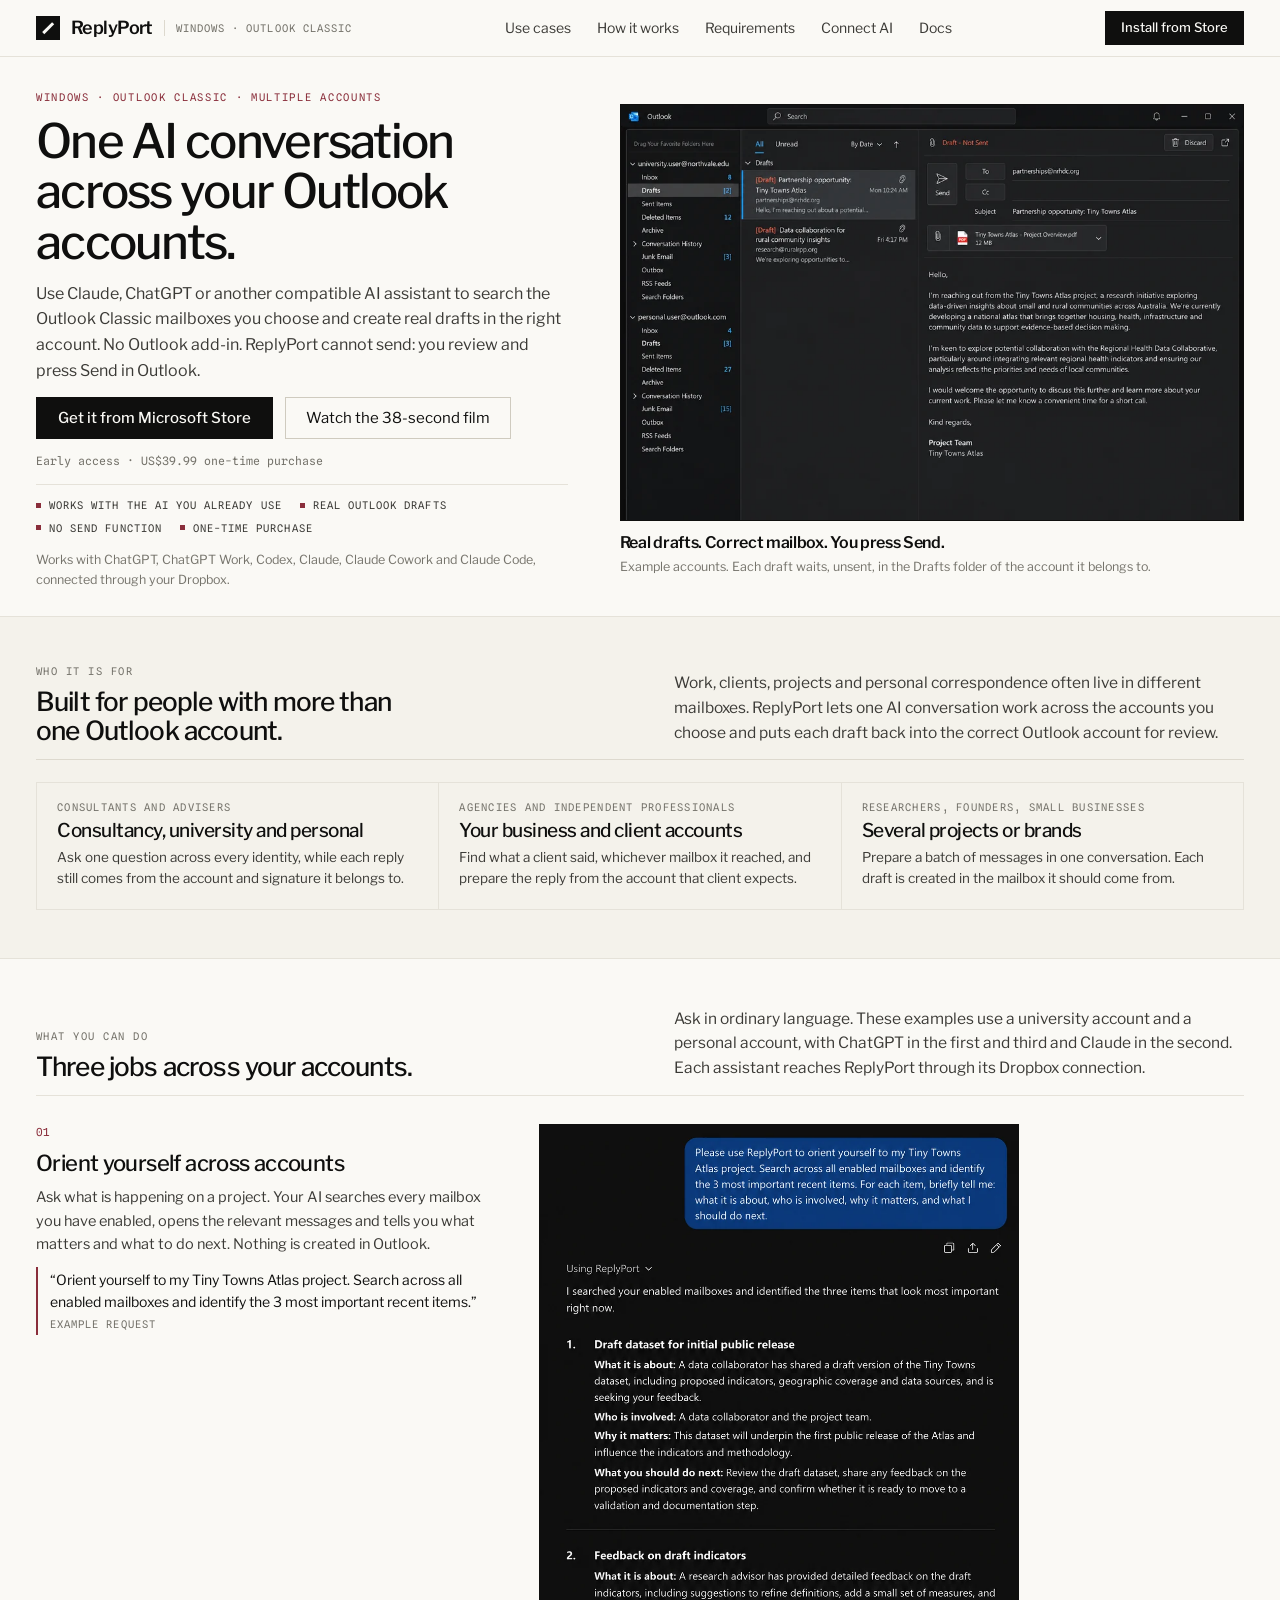
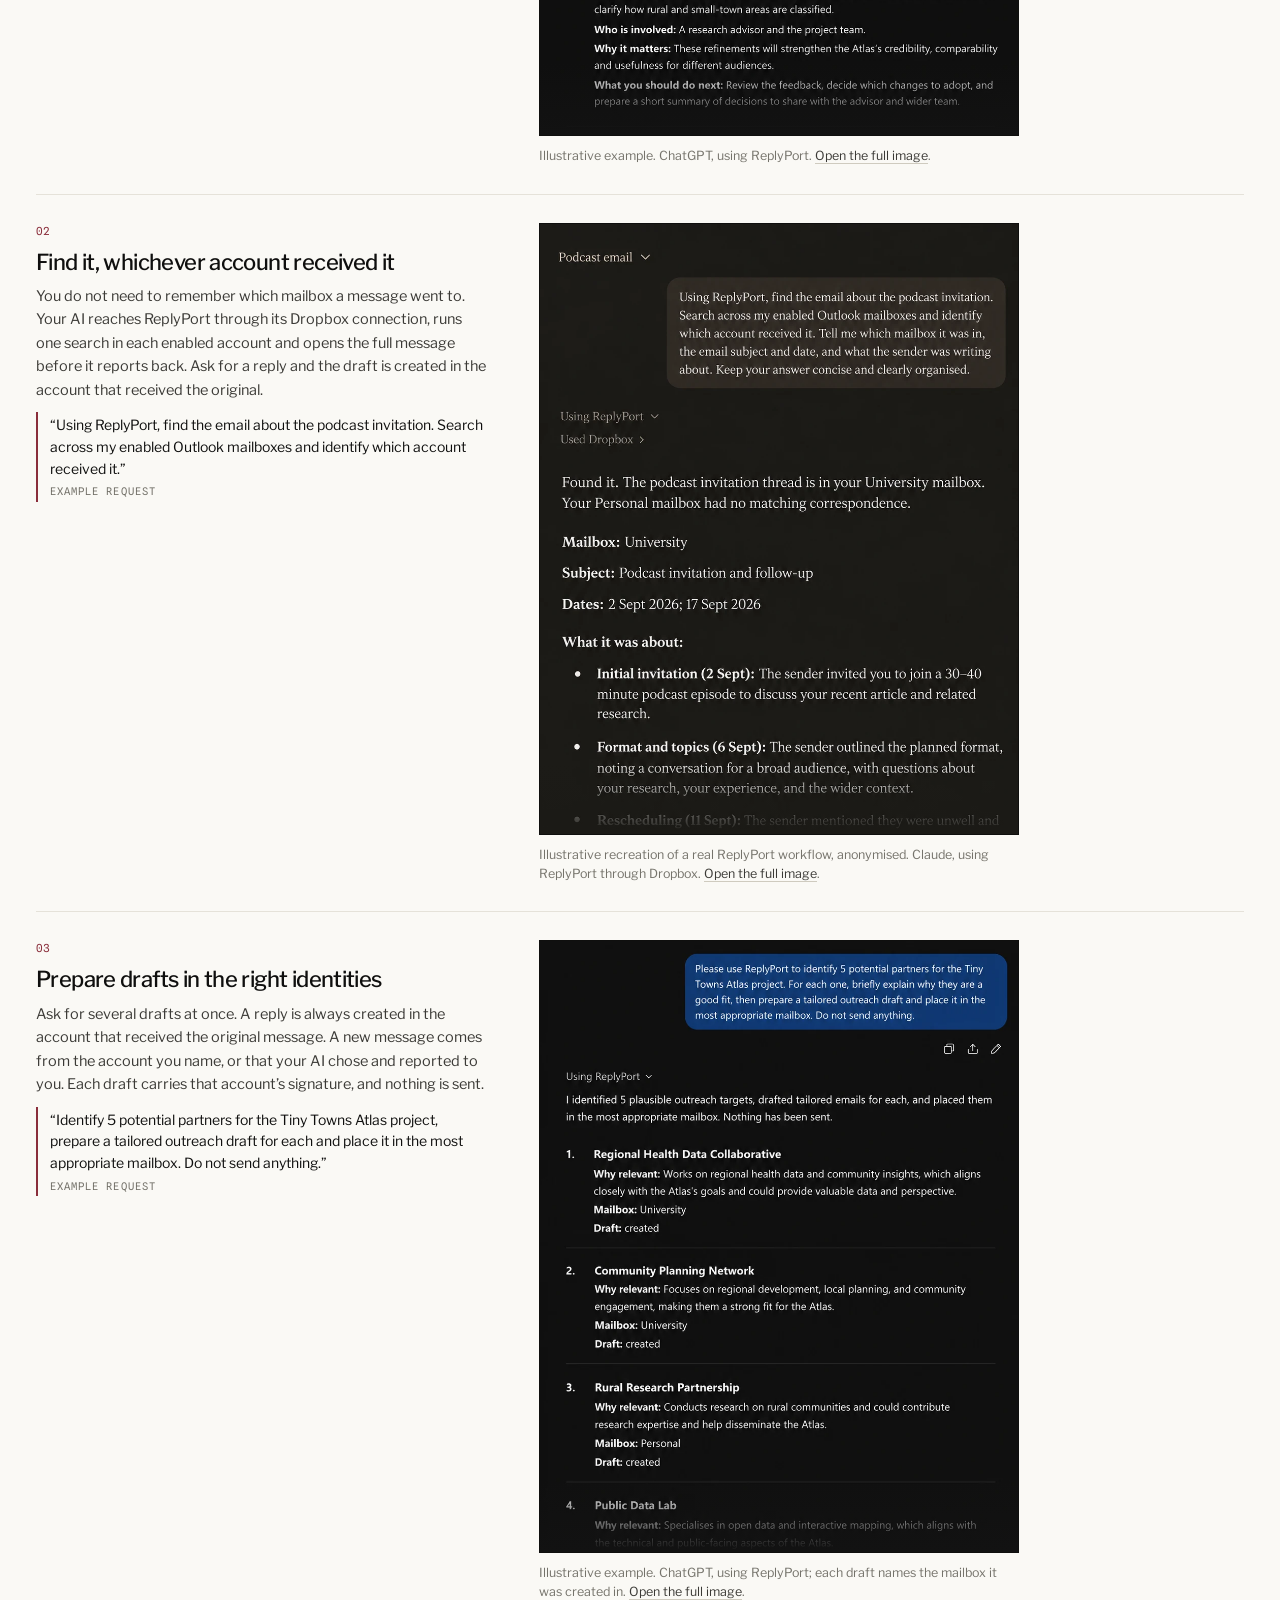
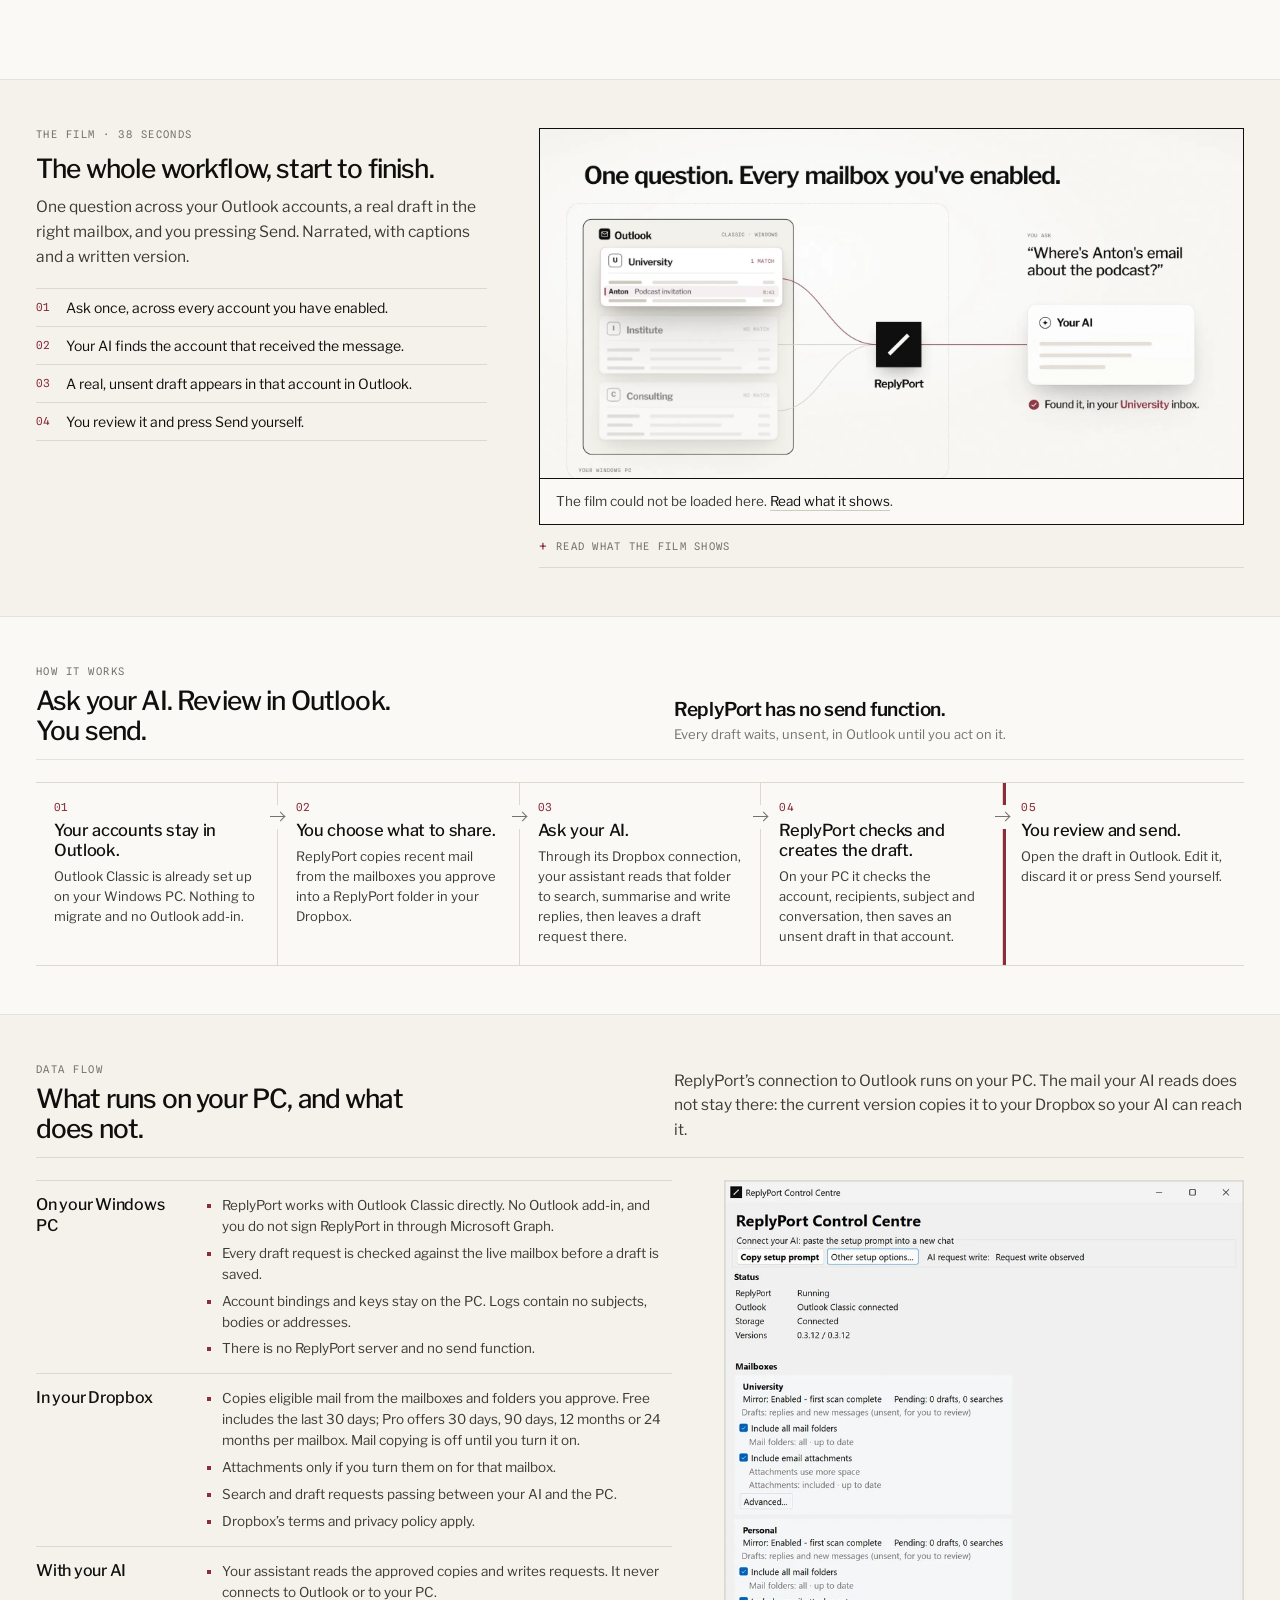
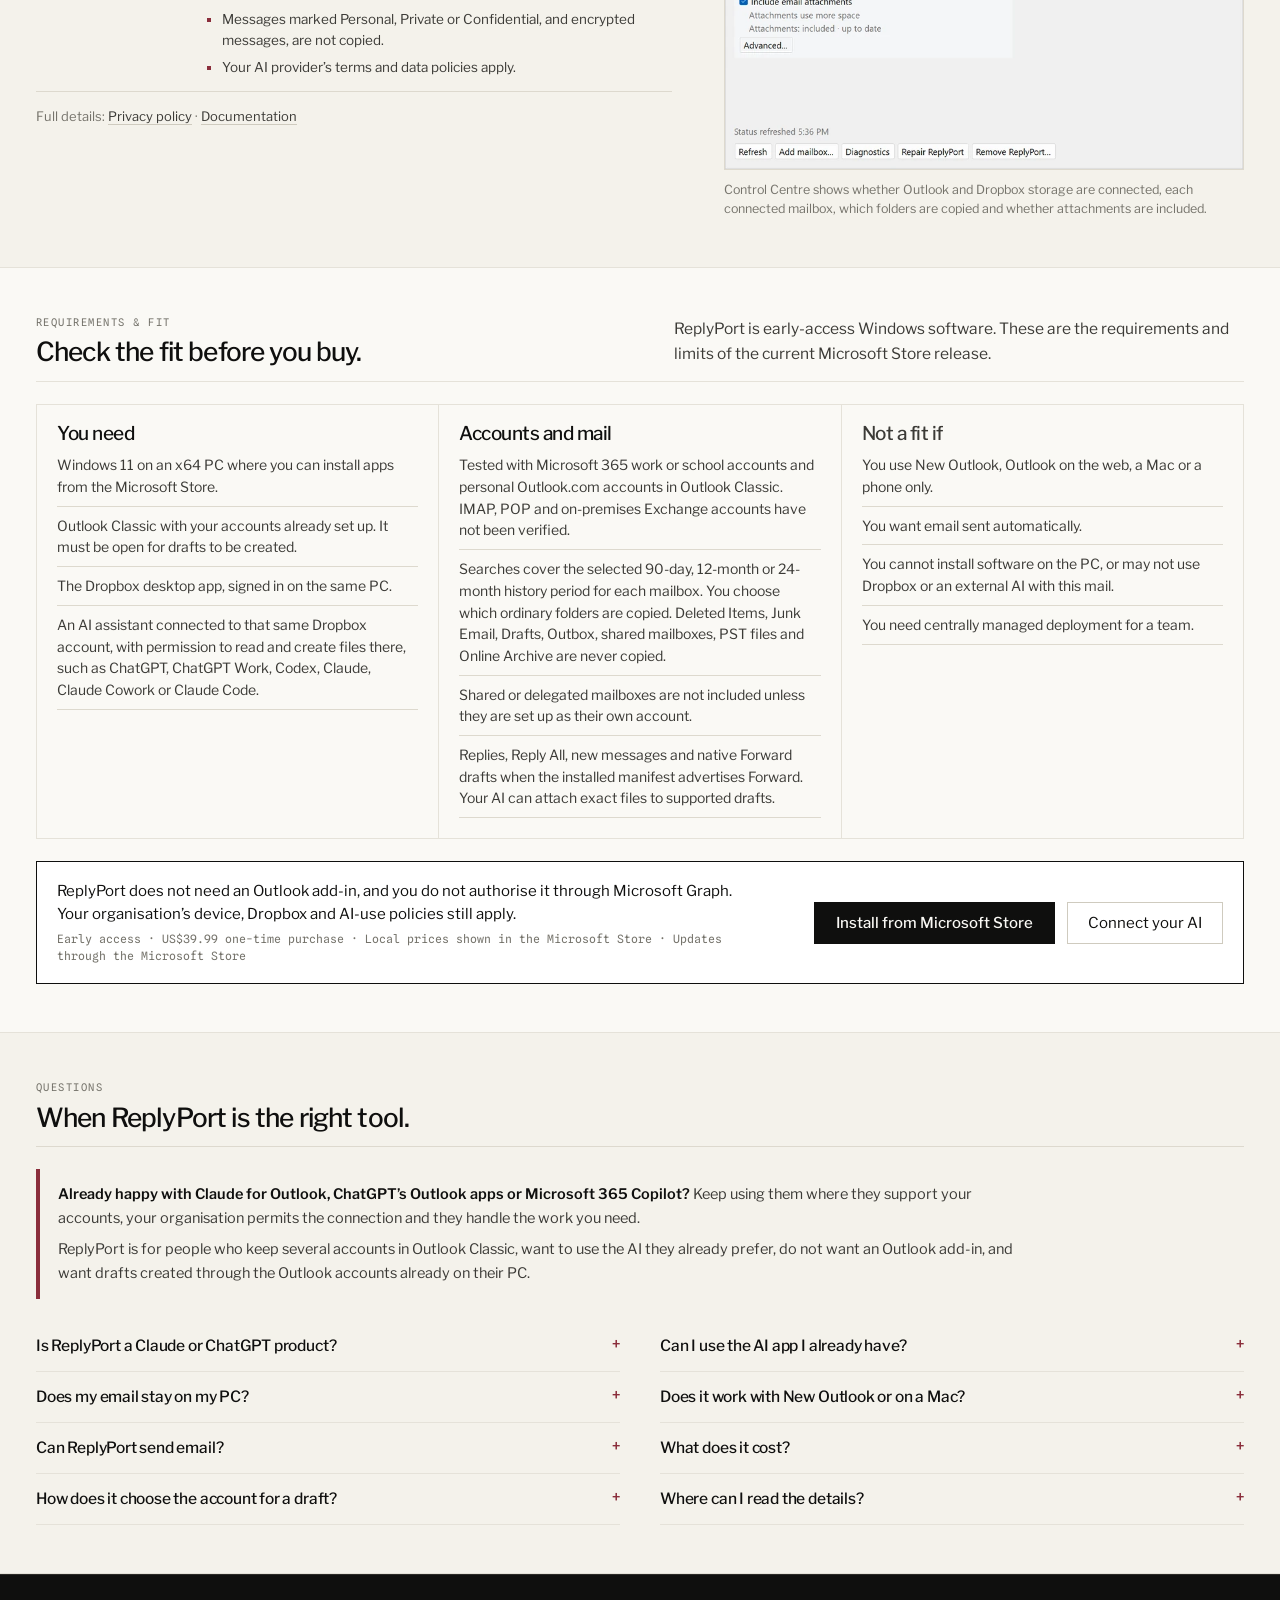
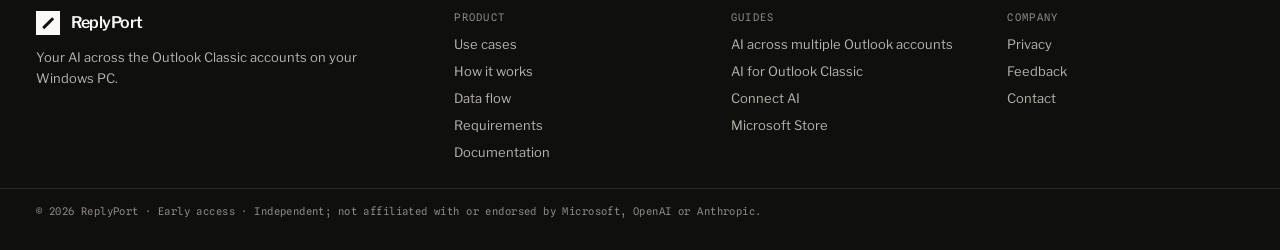
<file: index.html>
<!DOCTYPE html>
<html lang="en">
<head>
<meta charset="utf-8">
<meta name="viewport" content="width=device-width, initial-scale=1">
<title>ReplyPort — One AI conversation across your Outlook accounts</title>
<meta name="description" content="Use Claude, ChatGPT or another compatible AI assistant to search selected Outlook Classic mailboxes and create real drafts in the right account. No Outlook add-in. ReplyPort cannot send.">
<link rel="canonical" href="https://replyport.github.io/">
<meta name="theme-color" content="#FAF9F5" media="(prefers-color-scheme: light)">
<meta name="theme-color" content="#0F0F0E" media="(prefers-color-scheme: dark)">
<meta name="color-scheme" content="light dark">

<meta property="og:type" content="website">
<meta property="og:site_name" content="ReplyPort">
<meta property="og:url" content="https://replyport.github.io/">
<meta property="og:title" content="ReplyPort — One AI conversation across your Outlook accounts">
<meta property="og:description" content="Search selected Outlook Classic mailboxes with the AI you already use and create real drafts in the right account. No Outlook add-in. ReplyPort cannot send.">
<meta property="og:image" content="https://replyport.github.io/assets/screens/outlook-drafts-og.jpg">
<meta property="og:image:width" content="1200">
<meta property="og:image:height" content="630">
<meta property="og:image:alt" content="Outlook Classic with two accounts, each with its own Drafts folder, and an unsent draft open in the university account.">
<meta name="twitter:card" content="summary_large_image">
<meta name="twitter:image" content="https://replyport.github.io/assets/screens/outlook-drafts-og.jpg">
<meta name="twitter:title" content="ReplyPort — One AI conversation across your Outlook accounts">
<meta name="twitter:description" content="Search selected Outlook Classic mailboxes with the AI you already use and create real drafts in the right account. No Outlook add-in. ReplyPort cannot send.">

<link rel="icon" href="favicon.svg" type="image/svg+xml">
<link rel="apple-touch-icon" href="apple-touch-icon.png">

<link rel="preload" href="assets/fonts/libre-franklin-latin.woff2" as="font" type="font/woff2" crossorigin>
<link rel="preload" href="assets/fonts/spline-sans-mono-latin.woff2" as="font" type="font/woff2" crossorigin>
<link rel="stylesheet" href="assets/site.css">
<script>document.documentElement.classList.add('js')</script>
<!-- Google tag (gtag.js) -->
<script async src="https://www.googletagmanager.com/gtag/js?id=AW-18493139821"></script>
<script>
  window.dataLayer = window.dataLayer || [];
  function gtag(){dataLayer.push(arguments);}
  gtag('js', new Date());
  gtag('config', 'AW-18493139821');
</script>
<script src="assets/measurement.js" defer></script>
<script src="assets/film.js" defer></script>
</head>

<body id="top">
<a class="skip-link" href="#main">Skip to content</a>

<header class="topbar">
  <div class="wrap topbar__bar">
    <a class="lockup" href="#top" aria-label="ReplyPort, home">
      <span class="rp-mark rp-mark--24 rp-mark--idle" role="img" aria-label="ReplyPort"><i></i></span>
      <span class="wordmark">ReplyPort</span>
      <span class="lockup__tag">Windows &#183; Outlook Classic</span>
    </a>
    <nav class="topbar__links" aria-label="Primary">
      <a href="#use-cases">Use cases</a>
      <a href="#how">How it works</a>
      <a href="#windows">Requirements</a>
      <a href="connect/">Connect AI</a>
      <a href="docs/">Docs</a>
    </nav>
    <a class="btn btn--small" href="https://apps.microsoft.com/detail/9PPGN3H4QGJJ">Install from Store</a>
  </div>
  <details class="navdrop">
    <summary><span class="wrap navdrop__summary">Sections</span></summary>
    <nav class="wrap navdrop__menu" aria-label="Primary, compact">
      <a href="#use-cases">Use cases</a>
      <a href="#how">How it works</a>
      <a href="#windows">Requirements</a>
      <a href="connect/">Connect AI</a>
      <a href="docs/">Docs</a>
    </nav>
  </details>
</header>

<main id="main">

  <!-- ===== 1 - Hero: the claim, the install route, the first proof ===== -->
  <section class="band">
    <div class="wrap hero">
      <div class="hero__head hero__head--proof">
        <div class="hero__intro">
          <div class="hero__title">
            <p class="eyebrow eyebrow--widest eyebrow--signal">Windows &#183; Outlook Classic &#183; Multiple accounts</p>
            <h1>One AI conversation across your Outlook accounts.</h1>
          </div>
          <p class="standfirst">Use Claude, ChatGPT or another compatible AI assistant to search the Outlook Classic mailboxes you choose and create real drafts in the right account. No Outlook add-in. ReplyPort cannot send: you review and press Send in Outlook.</p>
          <div class="hero__cta-row">
            <a class="btn" href="https://apps.microsoft.com/detail/9PPGN3H4QGJJ">Get it from Microsoft Store</a>
            <a class="btn btn--secondary" href="#film">Watch the 38-second film</a>
          </div>
          <p class="meta">Early access &#183; US$39.99 one-time purchase</p>
          <ul class="proof" role="list">
            <li>Works with the AI you already use</li>
            <li>Real Outlook drafts</li>
            <li>No send function</li>
            <li>One-time purchase</li>
          </ul>
          <p class="note" id="surfaces">Works with ChatGPT, ChatGPT Work, Codex, Claude, Claude Cowork and Claude Code, connected through your Dropbox.</p>
        </div>

        <figure class="shot shot--hero">
          <picture class="shot__frame">
            <source type="image/webp" srcset="assets/screens/outlook-drafts-960.webp 960w, assets/screens/outlook-drafts.webp 1536w" sizes="(max-width: 980px) 100vw, 680px">
            <img src="assets/screens/outlook-drafts.jpg" srcset="assets/screens/outlook-drafts-960.jpg 960w, assets/screens/outlook-drafts.jpg 1536w" sizes="(max-width: 980px) 100vw, 680px" width="1536" height="1024" alt="Outlook Classic in dark mode with two accounts, a university account and a personal account, each with its own Drafts folder. An unsent draft with a PDF attached is open in the university account, marked Draft - Not Sent, with the Send button still waiting.">
          </picture>
          <figcaption class="shot__cap">
            <span class="shot__claim">Real drafts. Correct mailbox. You press Send.</span>
            <span class="shot__note">Example accounts. Each draft waits, unsent, in the Drafts folder of the account it belongs to.</span>
          </figcaption>
        </figure>
      </div>
    </div>
  </section>

  <!-- ===== 2 - Who it is for ========================================= -->
  <section class="band band--alt" id="who">
    <div class="wrap sec">
      <div class="sec-head">
        <div class="sec-head__main">
          <p class="eyebrow eyebrow--wide">Who it is for</p>
          <h2 class="h2">Built for people with more than one Outlook account.</h2>
        </div>
        <p class="lead">Work, clients, projects and personal correspondence often live in different mailboxes. ReplyPort lets one AI conversation work across the accounts you choose and puts each draft back into the correct Outlook account for review.</p>
      </div>
      <div class="hair-grid hair-grid--3 who-grid">
        <div class="usecase">
          <p class="eyebrow">Consultants and advisers</p>
          <h3 class="usecase__title">Consultancy, university and personal</h3>
          <p class="usecase__text">Ask one question across every identity, while each reply still comes from the account and signature it belongs to.</p>
        </div>
        <div class="usecase">
          <p class="eyebrow">Agencies and independent professionals</p>
          <h3 class="usecase__title">Your business and client accounts</h3>
          <p class="usecase__text">Find what a client said, whichever mailbox it reached, and prepare the reply from the account that client expects.</p>
        </div>
        <div class="usecase">
          <p class="eyebrow">Researchers, founders, small businesses</p>
          <h3 class="usecase__title">Several projects or brands</h3>
          <p class="usecase__text">Prepare a batch of messages in one conversation. Each draft is created in the mailbox it should come from.</p>
        </div>
      </div>
    </div>
  </section>

  <!-- ===== 3 - Three jobs, each with its own evidence ================ -->
  <section class="band" id="use-cases">
    <div class="wrap sec">
      <div class="sec-head">
        <div class="sec-head__main">
          <p class="eyebrow eyebrow--wide">What you can do</p>
          <h2 class="h2">Three jobs across your accounts.</h2>
        </div>
        <p class="lead">Ask in ordinary language. These examples use a university account and a personal account, with ChatGPT in the first and third and Claude in the second. Each assistant reaches ReplyPort through its Dropbox connection.</p>
      </div>

      <div class="jobs">
        <article class="job">
          <div class="job__text">
            <span class="job__num">01</span>
            <h3 class="job__title">Orient yourself across accounts</h3>
            <p class="job__body">Ask what is happening on a project. Your AI searches every mailbox you have enabled, opens the relevant messages and tells you what matters and what to do next. Nothing is created in Outlook.</p>
            <blockquote class="job__prompt">&#8220;Orient yourself to my Tiny Towns Atlas project. Search across all enabled mailboxes and identify the 3 most important recent items.&#8221;<cite>Example request</cite></blockquote>
          </div>
          <figure class="shot shot--chat">
            <a class="shot__frame" href="assets/screens/chat-orientation.jpg">
              <picture>
                <source type="image/webp" srcset="assets/screens/chat-orientation.webp">
                <img src="assets/screens/chat-orientation.jpg" width="941" height="1672" loading="lazy" alt="Illustrative example of a ChatGPT conversation using ReplyPort. The AI searched the enabled mailboxes and lists the three most important recent items for the project, each with what it is about, who is involved, why it matters and what to do next.">
              </picture>
            </a>
            <figcaption class="shot__note">Illustrative example. ChatGPT, using ReplyPort. <a href="assets/screens/chat-orientation.jpg">Open the full image</a>.</figcaption>
          </figure>
        </article>

        <article class="job">
          <div class="job__text">
            <span class="job__num">02</span>
            <h3 class="job__title">Find it, whichever account received it</h3>
            <p class="job__body">You do not need to remember which mailbox a message went to. Your AI reaches ReplyPort through its Dropbox connection, runs one search in each enabled account and opens the full message before it reports back. Ask for a reply and the draft is created in the account that received the original.</p>
            <blockquote class="job__prompt">&#8220;Using ReplyPort, find the email about the podcast invitation. Search across my enabled Outlook mailboxes and identify which account received it.&#8221;<cite>Example request</cite></blockquote>
          </div>
          <figure class="shot shot--chat shot--claude">
            <a class="shot__frame" href="assets/screens/chat-find.jpg">
              <picture>
                <source type="image/webp" srcset="assets/screens/chat-find.webp">
                <img src="assets/screens/chat-find.jpg" width="940" height="1672" loading="lazy" alt="Illustrative, anonymised recreation of a real ReplyPort workflow in Claude, with Dropbox shown as the connection it used. Claude reports that the podcast invitation thread is in the University mailbox and that the Personal mailbox had no matching correspondence, then gives the subject, the dates and what each message in the thread was about.">
              </picture>
            </a>
            <figcaption class="shot__note">Illustrative recreation of a real ReplyPort workflow, anonymised. Claude, using ReplyPort through Dropbox. <a href="assets/screens/chat-find.jpg">Open the full image</a>.</figcaption>
          </figure>
        </article>

        <article class="job">
          <div class="job__text">
            <span class="job__num">03</span>
            <h3 class="job__title">Prepare drafts in the right identities</h3>
            <p class="job__body">Ask for several drafts at once. A reply is always created in the account that received the original message. A new message comes from the account you name, or that your AI chose and reported to you. Each draft carries that account&#8217;s signature, and nothing is sent.</p>
            <blockquote class="job__prompt">&#8220;Identify 5 potential partners for the Tiny Towns Atlas project, prepare a tailored outreach draft for each and place it in the most appropriate mailbox. Do not send anything.&#8221;<cite>Example request</cite></blockquote>
          </div>
          <figure class="shot shot--chat">
            <a class="shot__frame" href="assets/screens/chat-outreach.jpg">
              <picture>
                <source type="image/webp" srcset="assets/screens/chat-outreach.webp">
                <img src="assets/screens/chat-outreach.jpg" width="941" height="1672" loading="lazy" alt="Illustrative example of a ChatGPT conversation using ReplyPort. The AI lists five outreach targets; for each it gives the reason, the mailbox used (University or Personal) and Draft: created. It ends: All 5 drafts are ready in Outlook for review.">
              </picture>
            </a>
            <figcaption class="shot__note">Illustrative example. ChatGPT, using ReplyPort; each draft names the mailbox it was created in. <a href="assets/screens/chat-outreach.jpg">Open the full image</a>.</figcaption>
          </figure>
        </article>
      </div>
    </div>
  </section>

  <!-- ===== 4 - The film: the whole workflow, start to finish ========= -->
  <section class="band band--alt" id="film" aria-labelledby="film-title">
    <div class="wrap sec">
      <div class="film-feature">
        <div class="film-feature__text">
          <p class="eyebrow eyebrow--wide">The film &#183; 38 seconds</p>
          <h2 class="h2" id="film-title">The whole workflow, start to finish.</h2>
          <p class="lead">One question across your Outlook accounts, a real draft in the right mailbox, and you pressing Send. Narrated, with captions and a written version.</p>
          <ol class="film-beats" role="list">
            <li>Ask once, across every account you have enabled.</li>
            <li>Your AI finds the account that received the message.</li>
            <li>A real, unsent draft appears in that account in Outlook.</li>
            <li>You review it and press Send yourself.</li>
          </ol>
        </div>
        <div class="film-feature__media">
          <figure class="film" id="film-player" aria-label="ReplyPort film, 38 seconds">
            <div class="film__frame">
              <video class="film__video" id="film-video" controls playsinline preload="metadata"
                     poster="assets/film/replyport-film-poster.webp" width="1920" height="1080"
                     aria-describedby="film-summary">
                <source src="assets/film/replyport-film-720.mp4" type="video/mp4" media="(max-width: 767px)">
                <source src="assets/film/replyport-film-1080.mp4" type="video/mp4">
                <track kind="captions" src="assets/film/replyport-film.en.vtt" srclang="en" label="English">
              </video>
              <button class="film__start" type="button" hidden>
                <span class="film__start-icon" aria-hidden="true"></span>
                <span class="film__start-text">
                  <span class="film__start-label">Watch the film</span>
                  <span class="film__start-meta">38 s &#183; with narration</span>
                </span>
              </button>
              <button class="film__unmute" type="button" hidden>
                <span class="film__ico film__ico--sound" aria-hidden="true"></span>Watch with sound
              </button>
              <p class="film__error" hidden>The film could not be loaded here. <a class="link" href="#film-transcript">Read what it shows</a>.</p>
            </div>

            <div class="film__bar">
              <button class="film__btn film__btn--primary" type="button" data-act="sound-start">
                <span class="film__ico film__ico--sound" aria-hidden="true"></span><span>Watch with sound</span>
              </button>
              <button class="film__btn" type="button" data-act="toggle">
                <span class="film__ico film__ico--pause" aria-hidden="true"></span><span class="film__btn-text">Pause</span>
              </button>
              <button class="film__btn" type="button" data-act="restart">
                <span class="film__ico film__ico--restart" aria-hidden="true"></span><span class="film__btn-text">Restart</span>
              </button>
              <button class="film__btn" type="button" data-act="mute" aria-pressed="true" hidden>
                <span class="film__ico film__ico--sound" aria-hidden="true"></span><span class="film__btn-text">Sound</span>
              </button>
              <button class="film__btn" type="button" data-act="captions" aria-pressed="false">
                <span class="film__cc" aria-hidden="true">CC</span><span class="film__btn-text">Captions</span>
              </button>
              <span class="film__time" aria-hidden="true"><span data-time>0:00</span> / 0:38</span>
              <button class="film__btn film__btn--end" type="button" data-act="fullscreen">
                <span class="film__ico film__ico--full" aria-hidden="true"></span><span class="film__btn-text">Full screen</span>
              </button>
              <span class="film__progress" aria-hidden="true"><span data-progress></span></span>
            </div>

            <figcaption class="visually-hidden" id="film-summary">A narrated example: search across enabled Outlook accounts, create a reply draft in the right account, then review and send it yourself. Captions and a written version are available.</figcaption>
          </figure>

          <details class="transcript" id="film-transcript">
            <summary>Read what the film shows</summary>
            <ol class="transcript__list">
              <li><b>Your work email isn&#8217;t always in one inbox.</b> One inbox becomes three separate work accounts.</li>
              <li><b>And Outlook add-ins aren&#8217;t always available.</b> An add-in approaches the accounts but is not available.</li>
              <li><b>But your accounts are already in Outlook.</b> The accounts sit inside Outlook Classic on Windows.</li>
              <li><b>ReplyPort connects Outlook to the AI you already use.</b> ReplyPort runs on your Windows PC between Outlook and your AI, with a separate path to each account.</li>
              <li><b>Ask a question, and your AI searches every mailbox you&#8217;ve enabled.</b> &#8220;Where&#8217;s Anton&#8217;s email about the podcast?&#8221; is checked in each account. Two have no match; the University account has it, and the answer comes back from there.</li>
              <li><b>Ask for a reply, and a real draft appears in the right Outlook account.</b> The AI writes only the reply text. ReplyPort adds the recipient, subject and signature from Outlook and saves the draft in the University account&#8217;s Drafts.</li>
              <li><b>Nothing sends automatically.</b> The draft stays unsent.</li>
              <li><b>You review. You send.</b> The person reads the draft and presses Send in Outlook.</li>
            </ol>
          </details>
        </div>
      </div>
    </div>
  </section>

  <!-- ===== 5 - How it works ========================================== -->
  <section class="band" id="how">
    <div class="wrap sec">
      <div class="sec-head">
        <div class="sec-head__main">
          <p class="eyebrow eyebrow--wide">How it works</p>
          <h2 class="h2">Ask your AI. Review in Outlook. You send.</h2>
        </div>
        <div class="how-boundary">
          <p class="how-boundary__statement" id="boundary">ReplyPort has no send function.</p>
          <p class="how-boundary__support">Every draft waits, unsent, in Outlook until you act on it.</p>
        </div>
      </div>

      <ol class="how-steps how-steps--5" role="list">
        <li class="how-step">
          <span class="how-step__num">01</span>
          <h3 class="how-step__title">Your accounts stay in Outlook.</h3>
          <p class="how-step__text">Outlook Classic is already set up on your Windows PC. Nothing to migrate and no Outlook add-in.</p>
          <span class="how-step__arrow" aria-hidden="true"></span>
        </li>
        <li class="how-step">
          <span class="how-step__num">02</span>
          <h3 class="how-step__title">You choose what to share.</h3>
          <p class="how-step__text">ReplyPort copies recent mail from the mailboxes you approve into a ReplyPort folder in your Dropbox.</p>
          <span class="how-step__arrow" aria-hidden="true"></span>
        </li>
        <li class="how-step">
          <span class="how-step__num">03</span>
          <h3 class="how-step__title">Ask your AI.</h3>
          <p class="how-step__text">Through its Dropbox connection, your assistant reads that folder to search, summarise and write replies, then leaves a draft request there.</p>
          <span class="how-step__arrow" aria-hidden="true"></span>
        </li>
        <li class="how-step">
          <span class="how-step__num">04</span>
          <h3 class="how-step__title">ReplyPort checks and creates the draft.</h3>
          <p class="how-step__text">On your PC it checks the account, recipients, subject and conversation, then saves an unsent draft in that account.</p>
          <span class="how-step__arrow" aria-hidden="true"></span>
        </li>
        <li class="how-step how-step--you">
          <span class="how-step__num">05</span>
          <h3 class="how-step__title">You review and send.</h3>
          <p class="how-step__text">Open the draft in Outlook. Edit it, discard it or press Send yourself.</p>
        </li>
      </ol>
    </div>
  </section>

  <!-- ===== 6 - Data flow ============================================= -->
  <section class="band band--alt" id="data">
    <div class="wrap sec">
      <div class="sec-head">
        <div class="sec-head__main">
          <p class="eyebrow eyebrow--wide">Data flow</p>
          <h2 class="h2">What runs on your PC, and what does not.</h2>
        </div>
        <p class="lead">ReplyPort&#8217;s connection to Outlook runs on your PC. The mail your AI reads does not stay there: the current version copies it to your Dropbox so your AI can reach it.</p>
      </div>
      <div class="split">
        <div>
          <div class="flow">
            <div class="flow__place">
              <h3>On your Windows PC</h3>
              <ul>
                <li>ReplyPort works with Outlook Classic directly. No Outlook add-in, and you do not sign ReplyPort in through Microsoft Graph.</li>
                <li>Every draft request is checked against the live mailbox before a draft is saved.</li>
                <li>Account bindings and keys stay on the PC. Logs contain no subjects, bodies or addresses.</li>
                <li>There is no ReplyPort server and no send function.</li>
              </ul>
            </div>
            <div class="flow__place">
              <h3>In your Dropbox</h3>
              <ul>
                <li>Copies eligible mail from the mailboxes and folders you approve. Free includes the last 30 days; Pro offers 30 days, 90 days, 12 months or 24 months per mailbox. Mail copying is off until you turn it on.</li>
                <li>Attachments only if you turn them on for that mailbox.</li>
                <li>Search and draft requests passing between your AI and the PC.</li>
                <li>Dropbox&#8217;s terms and privacy policy apply.</li>
              </ul>
            </div>
            <div class="flow__place">
              <h3>With your AI</h3>
              <ul>
                <li>Your assistant reads the approved copies and writes requests. It never connects to Outlook or to your PC.</li>
                <li>Messages marked Personal, Private or Confidential, and encrypted messages, are not copied.</li>
                <li>Your AI provider&#8217;s terms and data policies apply.</li>
              </ul>
            </div>
          </div>
          <p class="flow__more">Full details: <a href="privacy/">Privacy policy</a> &#183; <a href="docs/#storage">Documentation</a></p>
        </div>
        <figure class="shot shot--light">
          <picture class="shot__frame">
            <source type="image/webp" srcset="assets/screens/control-centre-800.webp 800w, assets/screens/control-centre.webp 1256w" sizes="(max-width: 980px) 100vw, 520px">
            <img src="assets/screens/control-centre-800.png" srcset="assets/screens/control-centre-800.png 800w, assets/screens/control-centre.png 1256w" sizes="(max-width: 980px) 100vw, 520px" width="1256" height="1425" loading="lazy" alt="ReplyPort Control Centre showing ReplyPort running, Outlook Classic connected and storage, the ReplyPort folder in Dropbox, connected, with two example mailbox cards, University and Personal. Each card shows mail copying enabled, Include all mail folders and Include email attachments turned on, and both up to date.">
          </picture>
          <figcaption class="shot__note">Control Centre shows whether Outlook and Dropbox storage are connected, each connected mailbox, which folders are copied and whether attachments are included.</figcaption>
        </figure>
      </div>
    </div>
  </section>

  <!-- ===== 7 - Requirements and fit ================================== -->
  <section class="band" id="windows">
    <div class="wrap sec">
      <div class="sec-head">
        <div class="sec-head__main">
          <p class="eyebrow eyebrow--wide">Requirements &amp; fit</p>
          <h2 class="h2">Check the fit before you buy.</h2>
        </div>
        <p class="lead">ReplyPort is early-access Windows software. These are the requirements and limits of the current Microsoft Store release.</p>
      </div>
      <div class="hair-grid hair-grid--3">
        <div class="col col--pad fit-col">
          <h3 class="usecase__title">You need</h3>
          <ul class="requirements-list" role="list">
            <li>Windows 11 on an x64 PC where you can install apps from the Microsoft Store.</li>
            <li>Outlook Classic with your accounts already set up. It must be open for drafts to be created.</li>
            <li>The Dropbox desktop app, signed in on the same PC.</li>
            <li>An AI assistant connected to that same Dropbox account, with permission to read and create files there, such as ChatGPT, ChatGPT Work, Codex, Claude, Claude Cowork or Claude Code.</li>
          </ul>
        </div>
        <div class="col col--pad fit-col">
          <h3 class="usecase__title">Accounts and mail</h3>
          <ul class="requirements-list" role="list">
            <li>Tested with Microsoft 365 work or school accounts and personal Outlook.com accounts in Outlook Classic. IMAP, POP and on-premises Exchange accounts have not been verified.</li>
            <li>Searches cover the selected 90-day, 12-month or 24-month history period for each mailbox. You choose which ordinary folders are copied. Deleted Items, Junk Email, Drafts, Outbox, shared mailboxes, PST files and Online Archive are never copied.</li>
            <li>Shared or delegated mailboxes are not included unless they are set up as their own account.</li>
            <li>Replies, Reply All, new messages and native Forward drafts when the installed manifest advertises Forward. Your AI can attach exact files to supported drafts.</li>
          </ul>
        </div>
        <div class="col col--pad fit-col fit-col--no">
          <h3 class="usecase__title">Not a fit if</h3>
          <ul class="requirements-list" role="list">
            <li>You use New Outlook, Outlook on the web, a Mac or a phone only.</li>
            <li>You want email sent automatically.</li>
            <li>You cannot install software on the PC, or may not use Dropbox or an external AI with this mail.</li>
            <li>You need centrally managed deployment for a team.</li>
          </ul>
        </div>
      </div>
      <div class="buy">
        <div class="buy__text">
          <p>ReplyPort does not need an Outlook add-in, and you do not authorise it through Microsoft Graph. Your organisation&#8217;s device, Dropbox and AI-use policies still apply.</p>
          <p class="meta">Early access &#183; US$39.99 one-time purchase &#183; Local prices shown in the Microsoft Store &#183; Updates through the Microsoft Store</p>
        </div>
        <div class="buy__actions">
          <a class="btn" href="https://apps.microsoft.com/detail/9PPGN3H4QGJJ">Install from Microsoft Store</a>
          <a class="btn btn--secondary" href="connect/">Connect your AI</a>
        </div>
      </div>
    </div>
  </section>

  <!-- ===== 8 - When to use ReplyPort, and questions ================== -->
  <section class="band band--alt" id="faq">
    <div class="wrap sec">
      <div class="sec-head">
        <div class="sec-head__main">
          <p class="eyebrow eyebrow--wide">Questions</p>
          <h2 class="h2">When ReplyPort is the right tool.</h2>
        </div>
      </div>
      <div class="callout">
        <p><strong>Already happy with Claude for Outlook, ChatGPT&#8217;s Outlook apps or Microsoft 365 Copilot?</strong> Keep using them where they support your accounts, your organisation permits the connection and they handle the work you need.</p>
        <p>ReplyPort is for people who keep several accounts in Outlook Classic, want to use the AI they already prefer, do not want an Outlook add-in, and want drafts created through the Outlook accounts already on their PC.</p>
      </div>
      <div class="faq">
        <div>
          <details>
            <summary>Is ReplyPort a Claude or ChatGPT product?</summary>
            <p>No. ReplyPort is independent software and does not contain an AI model. It works with assistants that can read and create files in your Dropbox, including Claude and ChatGPT.</p>
          </details>
          <details>
            <summary>Does my email stay on my PC?</summary>
            <p>Not all of it. ReplyPort runs on your PC, but so that your AI can read mail it copies recent mail from the mailboxes you approve to your Dropbox. Dropbox and your AI provider process those copies under their own terms. See <a href="#data">Data flow</a>.</p>
          </details>
          <details>
            <summary>Can ReplyPort send email?</summary>
            <p>No. ReplyPort has no send function of any kind. It does not use Outlook&#8217;s Send, SMTP, Microsoft Graph or any other mail service. Every draft stays unsent until you send it in Outlook.</p>
          </details>
          <details>
            <summary>How does it choose the account for a draft?</summary>
            <p>A reply is always created in the account that received the original message. A new message is created in the account named in the request; if the account is unclear, your AI should ask you. ReplyPort never guesses an account from an address or domain.</p>
          </details>
        </div>
        <div>
          <details>
            <summary>Can I use the AI app I already have?</summary>
            <p>Start by checking the custom connector option in your current AI app. Menus and availability can change, and documentation may lag behind feature rollouts. If the direct ReplyPort connection is unavailable in your account or workspace, check the <a class="link" href="connect/">connection guide</a> for the next step. ReplyPort does not provide a separate AI service.</p>
          </details>
          <details>
            <summary>Does it work with New Outlook or on a Mac?</summary>
            <p>No. ReplyPort works only with Outlook Classic on Windows. If New Outlook is active, draft requests are refused.</p>
          </details>
          <details>
            <summary>What does it cost?</summary>
            <p>US$39.99 as a one-time purchase in the Microsoft Store. Outside the United States, the Store shows the price in your local currency.</p>
          </details>
          <details>
            <summary>Where can I read the details?</summary>
            <p>The <a href="docs/">documentation</a> describes what the current release does and does not support. The <a href="connect/">AI connection guide</a> covers connecting your AI after installation.</p>
          </details>
        </div>
      </div>
    </div>
  </section>
</main>

<footer class="foot">
  <div class="wrap foot__grid">
    <div class="foot__brand">
      <div class="foot__lockup">
        <span class="rp-mark rp-mark--24 rp-mark--inverse rp-mark--idle" role="img" aria-label="ReplyPort"><i></i></span>
        <span class="foot__wordmark">ReplyPort</span>
      </div>
      <p class="foot__blurb">Your AI across the Outlook Classic accounts on your Windows PC.</p>
    </div>
    <nav class="foot__col" aria-label="Product">
      <h2 class="eyebrow">Product</h2>
      <a href="#use-cases">Use cases</a>
      <a href="#how">How it works</a>
      <a href="#data">Data flow</a>
      <a href="#windows">Requirements</a>
      <a href="docs/">Documentation</a>
    </nav>
    <nav class="foot__col" aria-label="Guides">
      <h2 class="eyebrow">Guides</h2>
      <a href="ai-multiple-outlook-accounts/">AI across multiple Outlook accounts</a>
      <a href="ai-for-outlook-classic/">AI for Outlook Classic</a>
      <a href="connect/">Connect AI</a>
      <a href="https://apps.microsoft.com/detail/9PPGN3H4QGJJ">Microsoft Store</a>
    </nav>
    <nav class="foot__col" aria-label="Company">
      <h2 class="eyebrow">Company</h2>
      <a href="privacy/">Privacy</a>
      <a href="https://github.com/replyport/feedback/issues/new/choose" rel="noopener">Feedback</a>
      <a href="mailto:sergei.v.alexeev@gmail.com">Contact</a>
    </nav>
  </div>
  <div class="wrap foot__legal">
    <span>&#169; 2026 ReplyPort &#183; Early access &#183; Independent; not affiliated with or endorsed by Microsoft, OpenAI or Anthropic.</span>
  </div>
</footer>

</body>
</html>
</file>
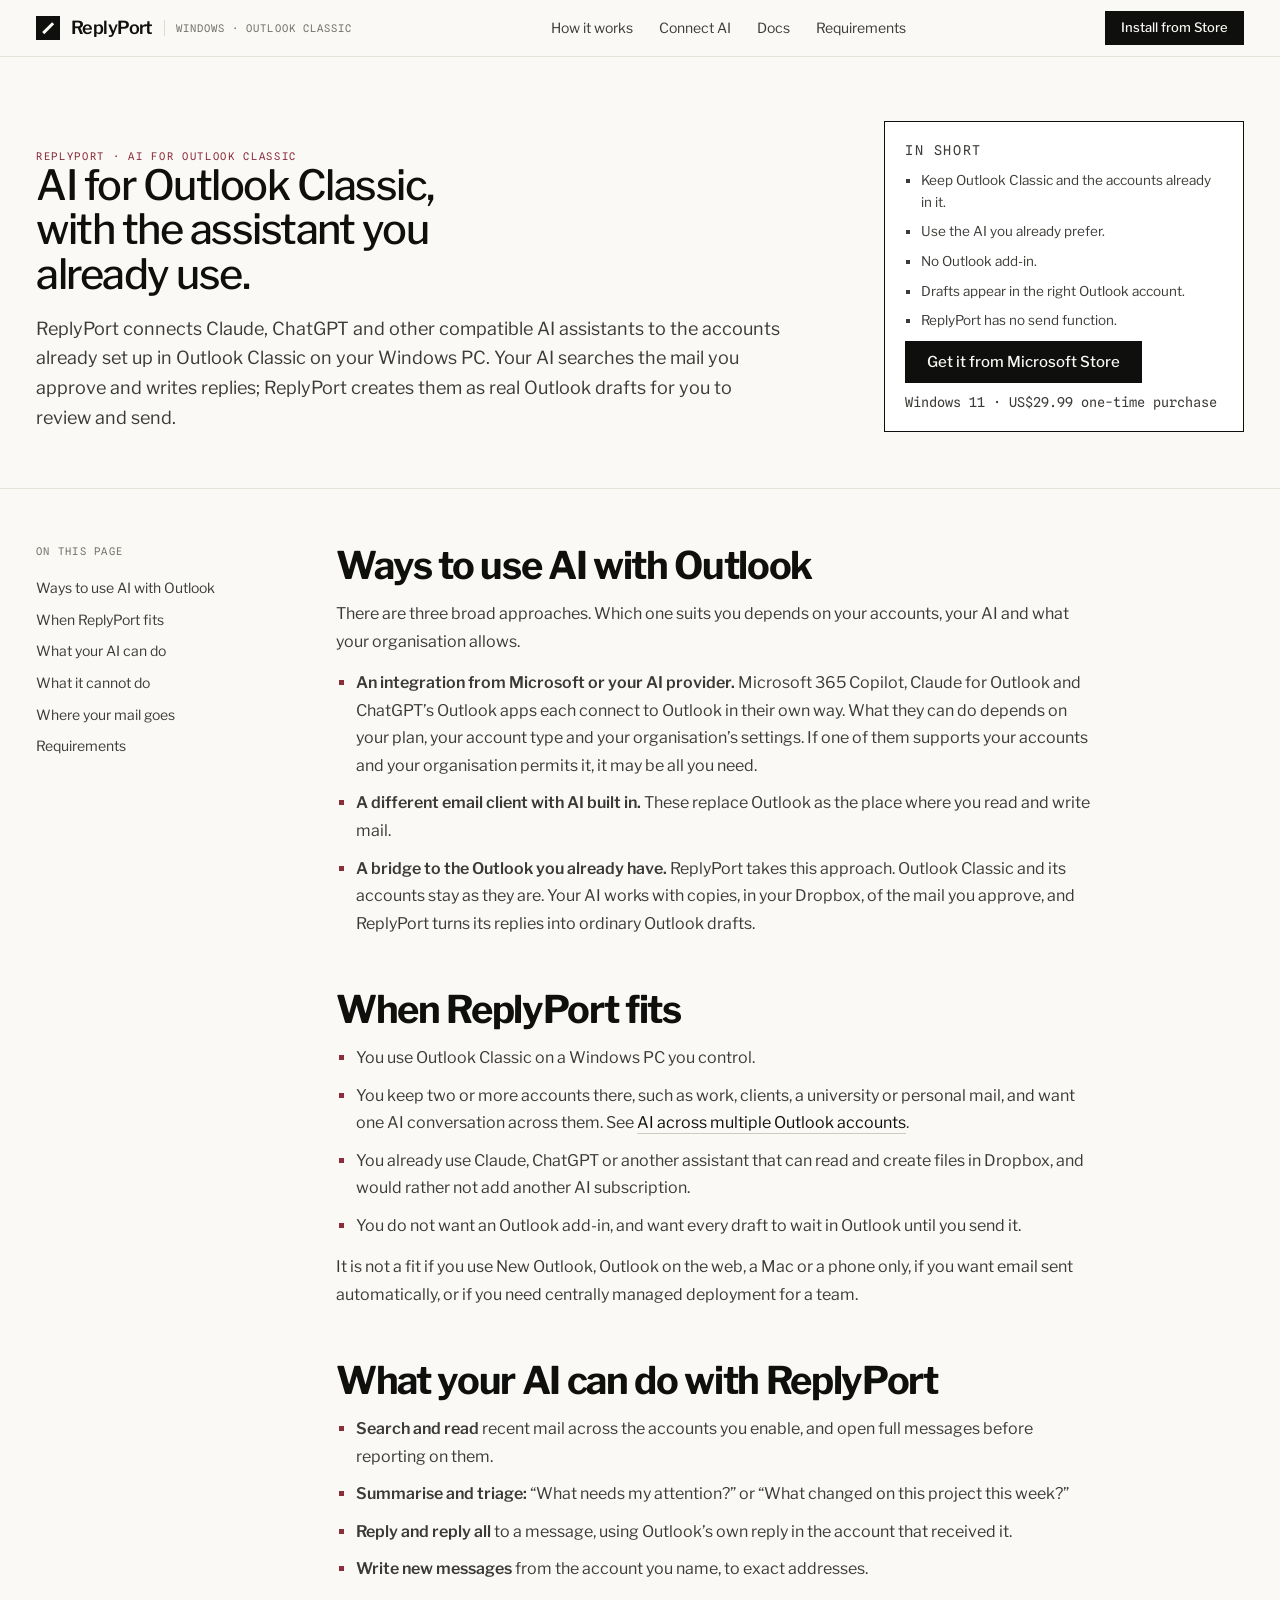
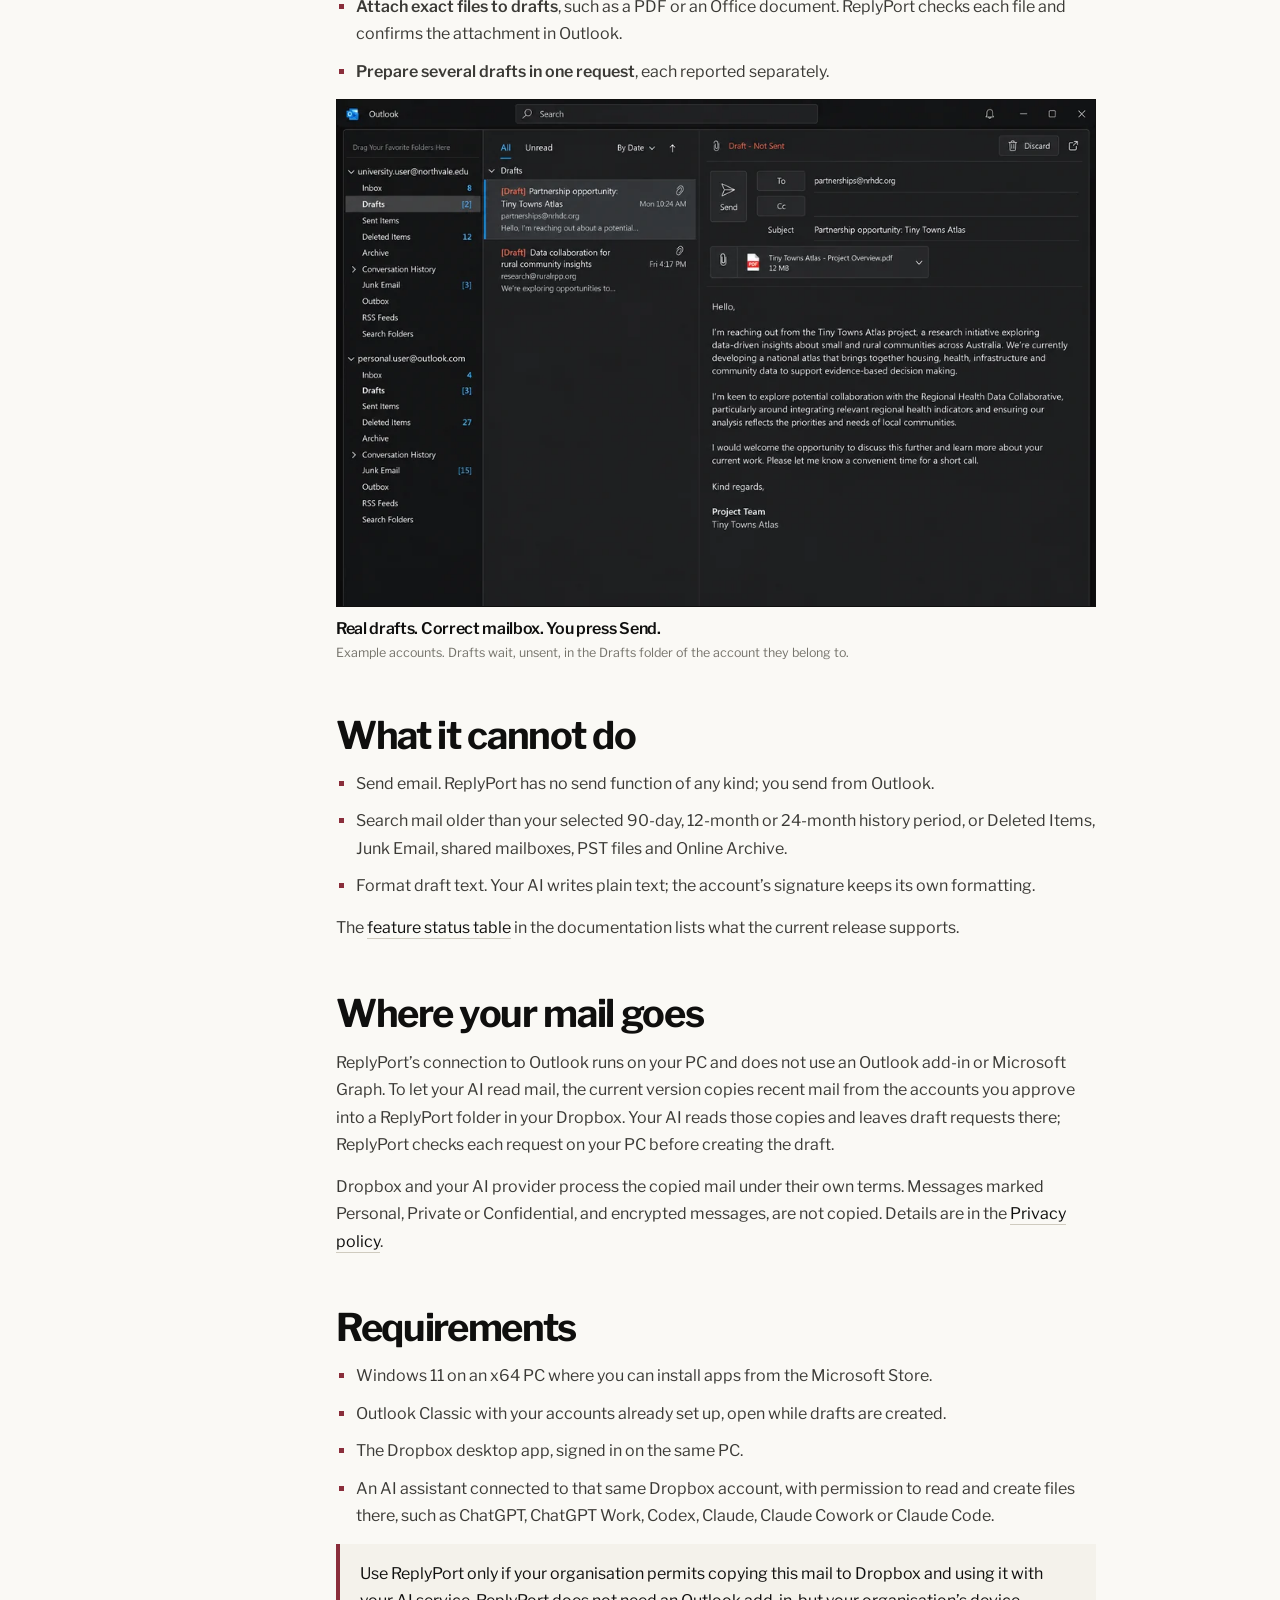
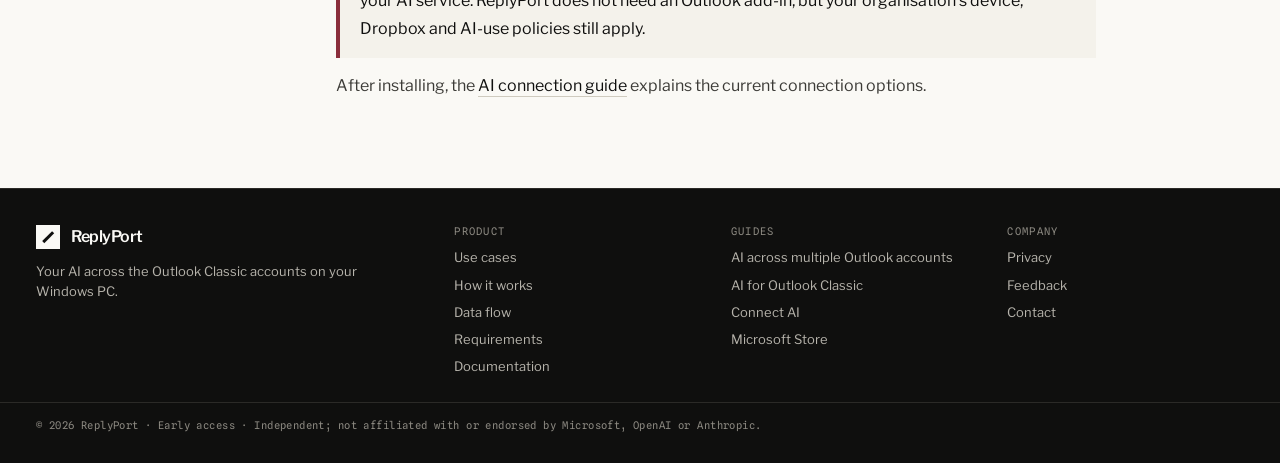
<file: ai-for-outlook-classic/index.html>
<!DOCTYPE html>
<html lang="en">
<head>
<meta charset="utf-8">
<meta name="viewport" content="width=device-width, initial-scale=1">
<title>AI for Outlook Classic and Multiple Accounts | ReplyPort</title>
<meta name="description" content="Ways to use AI with Outlook Classic on Windows, and where ReplyPort fits: use Claude, ChatGPT or another compatible assistant with the accounts already in Outlook, with no add-in and no send function.">
<link rel="canonical" href="https://replyport.github.io/ai-for-outlook-classic/">
<meta name="theme-color" content="#FAF9F5" media="(prefers-color-scheme: light)">
<meta name="theme-color" content="#0F0F0E" media="(prefers-color-scheme: dark)">
<meta name="color-scheme" content="light dark">

<meta property="og:type" content="article">
<meta property="og:site_name" content="ReplyPort">
<meta property="og:url" content="https://replyport.github.io/ai-for-outlook-classic/">
<meta property="og:title" content="AI for Outlook Classic, with the assistant you already use">
<meta property="og:description" content="Use Claude, ChatGPT or another compatible assistant with the accounts already in Outlook Classic. Real Outlook drafts; ReplyPort cannot send.">
<meta property="og:image" content="https://replyport.github.io/assets/screens/outlook-drafts-og.jpg">
<meta property="og:image:width" content="1200">
<meta property="og:image:height" content="630">
<meta name="twitter:card" content="summary_large_image">

<link rel="icon" href="../favicon.svg" type="image/svg+xml">
<link rel="apple-touch-icon" href="../apple-touch-icon.png">
<link rel="preload" href="../assets/fonts/libre-franklin-latin.woff2" as="font" type="font/woff2" crossorigin>
<link rel="preload" href="../assets/fonts/spline-sans-mono-latin.woff2" as="font" type="font/woff2" crossorigin>
<link rel="stylesheet" href="../assets/site.css">
<!-- Google tag (gtag.js) -->
<script async src="https://www.googletagmanager.com/gtag/js?id=AW-18493139821"></script>
<script>
  window.dataLayer = window.dataLayer || [];
  function gtag(){dataLayer.push(arguments);}
  gtag('js', new Date());
  gtag('config', 'AW-18493139821');
</script>
<script src="../assets/measurement.js" defer></script>
</head>

<body id="top">
<a class="skip-link" href="#main">Skip to content</a>

<header class="topbar">
  <div class="wrap topbar__bar">
    <a class="lockup" href="../" aria-label="ReplyPort, home">
      <span class="rp-mark rp-mark--24 rp-mark--idle" role="img" aria-label="ReplyPort"><i></i></span>
      <span class="wordmark">ReplyPort</span>
      <span class="lockup__tag">Windows &#183; Outlook Classic</span>
    </a>
    <nav class="topbar__links" aria-label="Primary">
      <a href="../#how">How it works</a>
      <a href="../connect/">Connect AI</a>
      <a href="../docs/">Docs</a>
      <a href="../#windows">Requirements</a>
    </nav>
    <a class="btn btn--small" href="https://apps.microsoft.com/detail/9PPGN3H4QGJJ">Install from Store</a>
  </div>
  <details class="navdrop">
    <summary><span class="wrap navdrop__summary">Sections</span></summary>
    <nav class="wrap navdrop__menu" aria-label="Primary, compact">
      <a href="../#how">How it works</a>
      <a href="../connect/">Connect AI</a>
      <a href="../docs/">Docs</a>
      <a href="../#windows">Requirements</a>
    </nav>
  </details>
</header>

<main id="main">
  <header class="band guide-hero">
    <div class="wrap guide-hero__inner">
      <div>
        <p class="eyebrow eyebrow--widest eyebrow--signal">ReplyPort &#183; AI for Outlook Classic</p>
        <h1>AI for Outlook Classic, with the assistant you already use.</h1>
        <p class="guide-standfirst">ReplyPort connects Claude, ChatGPT and other compatible AI assistants to the accounts already set up in Outlook Classic on your Windows PC. Your AI searches the mail you approve and writes replies; ReplyPort creates them as real Outlook drafts for you to review and send.</p>
      </div>
      <aside class="guide-boundary" aria-label="In short">
        <p class="eyebrow">In short</p>
        <ul>
          <li>Keep Outlook Classic and the accounts already in it.</li>
          <li>Use the AI you already prefer.</li>
          <li>No Outlook add-in.</li>
          <li>Drafts appear in the right Outlook account.</li>
          <li>ReplyPort has no send function.</li>
        </ul>
        <p><a class="btn" href="https://apps.microsoft.com/detail/9PPGN3H4QGJJ">Get it from Microsoft Store</a></p>
        <p class="meta">Windows 11 &#183; US$29.99 one-time purchase</p>
      </aside>
    </div>
  </header>

  <div class="wrap guide-layout">
    <nav class="guide-nav" aria-label="Sections on this page">
      <p class="eyebrow">On this page</p>
      <a href="#options">Ways to use AI with Outlook</a>
      <a href="#fit">When ReplyPort fits</a>
      <a href="#can">What your AI can do</a>
      <a href="#cannot">What it cannot do</a>
      <a href="#data">Where your mail goes</a>
      <a href="#requirements">Requirements</a>
    </nav>

    <article class="guide-copy">
      <section id="options">
        <h2>Ways to use AI with Outlook</h2>
        <p>There are three broad approaches. Which one suits you depends on your accounts, your AI and what your organisation allows.</p>
        <ul>
          <li><strong>An integration from Microsoft or your AI provider.</strong> Microsoft 365 Copilot, Claude for Outlook and ChatGPT&#8217;s Outlook apps each connect to Outlook in their own way. What they can do depends on your plan, your account type and your organisation&#8217;s settings. If one of them supports your accounts and your organisation permits it, it may be all you need.</li>
          <li><strong>A different email client with AI built in.</strong> These replace Outlook as the place where you read and write mail.</li>
          <li><strong>A bridge to the Outlook you already have.</strong> ReplyPort takes this approach. Outlook Classic and its accounts stay as they are. Your AI works with copies, in your Dropbox, of the mail you approve, and ReplyPort turns its replies into ordinary Outlook drafts.</li>
        </ul>
      </section>

      <section id="fit">
        <h2>When ReplyPort fits</h2>
        <ul>
          <li>You use Outlook Classic on a Windows PC you control.</li>
          <li>You keep two or more accounts there, such as work, clients, a university or personal mail, and want one AI conversation across them. See <a class="link" href="../ai-multiple-outlook-accounts/">AI across multiple Outlook accounts</a>.</li>
          <li>You already use Claude, ChatGPT or another assistant that can read and create files in Dropbox, and would rather not add another AI subscription.</li>
          <li>You do not want an Outlook add-in, and want every draft to wait in Outlook until you send it.</li>
        </ul>
        <p>It is not a fit if you use New Outlook, Outlook on the web, a Mac or a phone only, if you want email sent automatically, or if you need centrally managed deployment for a team.</p>
      </section>

      <section id="can">
        <h2>What your AI can do with ReplyPort</h2>
        <ul>
          <li><strong>Search and read</strong> recent mail across the accounts you enable, and open full messages before reporting on them.</li>
          <li><strong>Summarise and triage:</strong> &#8220;What needs my attention?&#8221; or &#8220;What changed on this project this week?&#8221;</li>
          <li><strong>Reply and reply all</strong> to a message, using Outlook&#8217;s own reply in the account that received it.</li>
          <li><strong>Write new messages</strong> from the account you name, to exact addresses.</li>
          <li><strong>Attach exact files to drafts</strong>, such as a PDF or an Office document. ReplyPort checks each file and confirms the attachment in Outlook.</li>
          <li><strong>Prepare several drafts in one request</strong>, each reported separately.</li>
        </ul>
        <figure class="shot">
          <picture class="shot__frame">
            <source type="image/webp" srcset="../assets/screens/outlook-drafts-960.webp 960w, ../assets/screens/outlook-drafts.webp 1536w" sizes="(max-width: 980px) 100vw, 760px">
            <img src="../assets/screens/outlook-drafts-960.jpg" srcset="../assets/screens/outlook-drafts-960.jpg 960w, ../assets/screens/outlook-drafts.jpg 1536w" sizes="(max-width: 980px) 100vw, 760px" width="1536" height="1024" loading="lazy" alt="Outlook Classic with a university account and a personal account, each with its own Drafts folder. An unsent draft is open in the university account.">
          </picture>
          <figcaption class="shot__cap">
            <span class="shot__claim">Real drafts. Correct mailbox. You press Send.</span>
            <span class="shot__note">Example accounts. Drafts wait, unsent, in the Drafts folder of the account they belong to.</span>
          </figcaption>
        </figure>
      </section>

      <section id="cannot">
        <h2>What it cannot do</h2>
        <ul>
          <li>Send email. ReplyPort has no send function of any kind; you send from Outlook.</li>
          <li>Search mail older than your selected 90-day, 12-month or 24-month history period, or Deleted Items, Junk Email, shared mailboxes, PST files and Online Archive.</li>
          <li>Format draft text. Your AI writes plain text; the account&#8217;s signature keeps its own formatting.</li>
        </ul>
        <p>The <a class="link" href="../docs/#status">feature status table</a> in the documentation lists what the current release supports.</p>
      </section>

      <section id="data">
        <h2>Where your mail goes</h2>
        <p>ReplyPort&#8217;s connection to Outlook runs on your PC and does not use an Outlook add-in or Microsoft Graph. To let your AI read mail, the current version copies recent mail from the accounts you approve into a ReplyPort folder in your Dropbox. Your AI reads those copies and leaves draft requests there; ReplyPort checks each request on your PC before creating the draft.</p>
        <p>Dropbox and your AI provider process the copied mail under their own terms. Messages marked Personal, Private or Confidential, and encrypted messages, are not copied. Details are in the <a class="link" href="../privacy/">Privacy policy</a>.</p>
      </section>

      <section id="requirements">
        <h2>Requirements</h2>
        <ul>
          <li>Windows 11 on an x64 PC where you can install apps from the Microsoft Store.</li>
          <li>Outlook Classic with your accounts already set up, open while drafts are created.</li>
          <li>The Dropbox desktop app, signed in on the same PC.</li>
          <li>An AI assistant connected to that same Dropbox account, with permission to read and create files there, such as ChatGPT, ChatGPT Work, Codex, Claude, Claude Cowork or Claude Code.</li>
        </ul>
        <p class="guide-callout">Use ReplyPort only if your organisation permits copying this mail to Dropbox and using it with your AI service. ReplyPort does not need an Outlook add-in, but your organisation&#8217;s device, Dropbox and AI-use policies still apply.</p>
        <p>After installing, the <a class="link" href="../connect/">AI connection guide</a> explains the current connection options.</p>
      </section>
    </article>
  </div>
</main>

<footer class="foot">
  <div class="wrap foot__grid">
    <div class="foot__brand">
      <div class="foot__lockup">
        <span class="rp-mark rp-mark--24 rp-mark--inverse rp-mark--idle" role="img" aria-label="ReplyPort"><i></i></span>
        <span class="foot__wordmark">ReplyPort</span>
      </div>
      <p class="foot__blurb">Your AI across the Outlook Classic accounts on your Windows PC.</p>
    </div>
    <nav class="foot__col" aria-label="Product">
      <h2 class="eyebrow">Product</h2>
      <a href="../#use-cases">Use cases</a>
      <a href="../#how">How it works</a>
      <a href="../#data">Data flow</a>
      <a href="../#windows">Requirements</a>
      <a href="../docs/">Documentation</a>
    </nav>
    <nav class="foot__col" aria-label="Guides">
      <h2 class="eyebrow">Guides</h2>
      <a href="../ai-multiple-outlook-accounts/">AI across multiple Outlook accounts</a>
      <a href="./" aria-current="page">AI for Outlook Classic</a>
      <a href="../connect/">Connect AI</a>
      <a href="https://apps.microsoft.com/detail/9PPGN3H4QGJJ">Microsoft Store</a>
    </nav>
    <nav class="foot__col" aria-label="Company">
      <h2 class="eyebrow">Company</h2>
      <a href="../privacy/">Privacy</a>
      <a href="https://github.com/replyport/feedback/issues/new/choose" rel="noopener">Feedback</a>
      <a href="mailto:sergei.v.alexeev@gmail.com">Contact</a>
    </nav>
  </div>
  <div class="wrap foot__legal">
    <span>&#169; 2026 ReplyPort &#183; Early access &#183; Independent; not affiliated with or endorsed by Microsoft, OpenAI or Anthropic.</span>
  </div>
</footer>
</body>
</html>
</file>
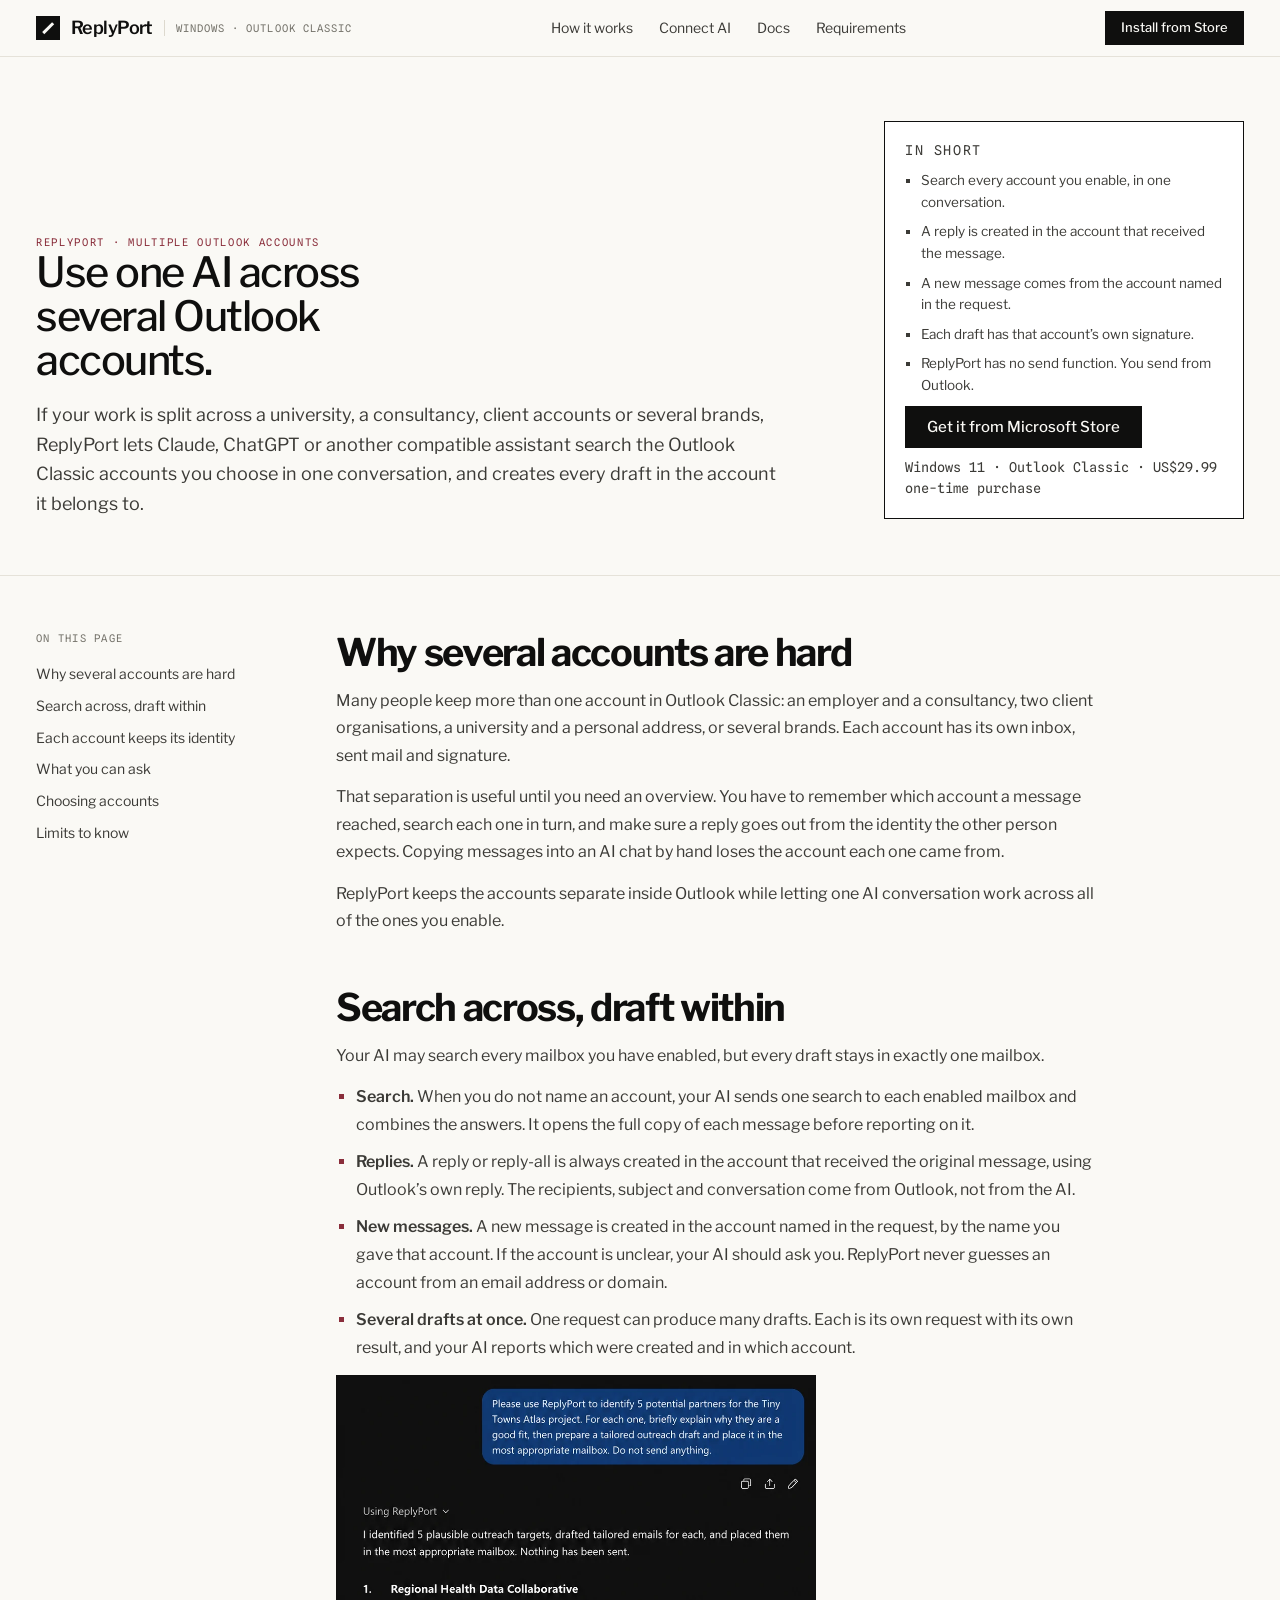
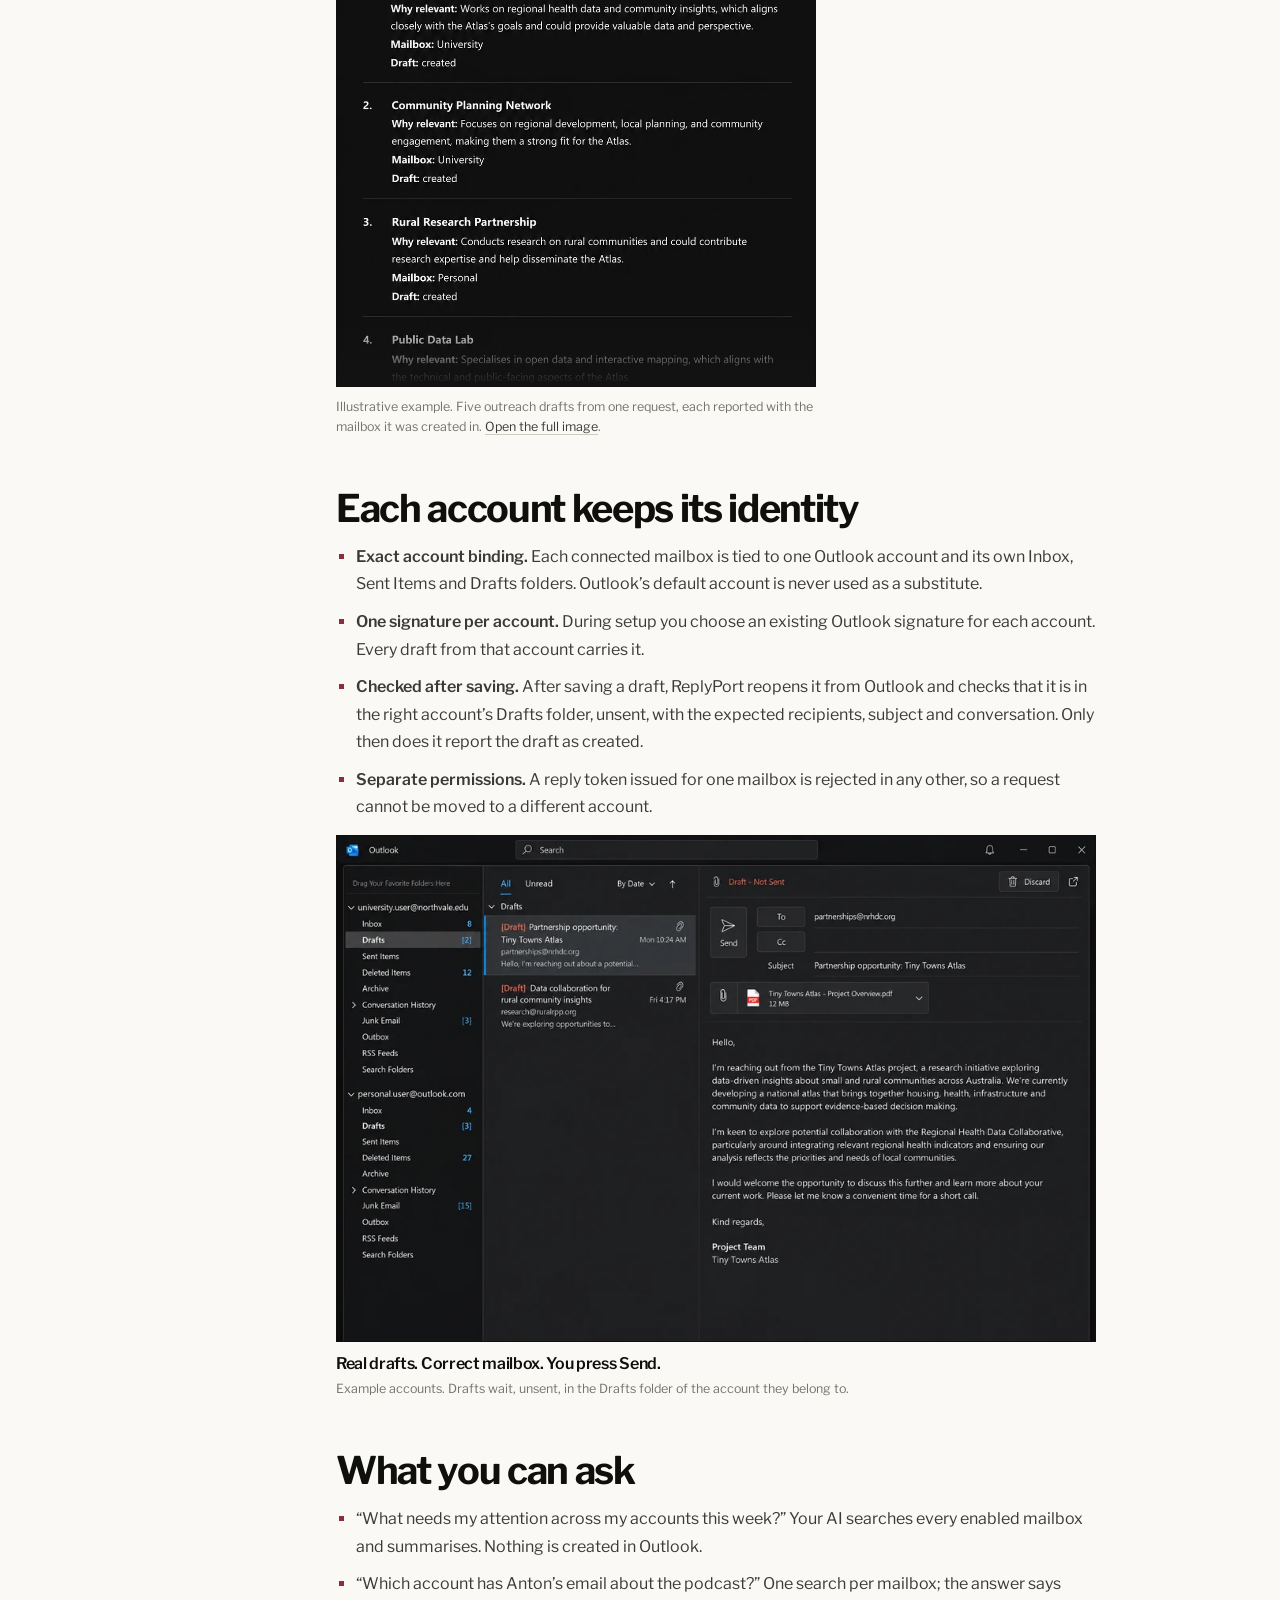
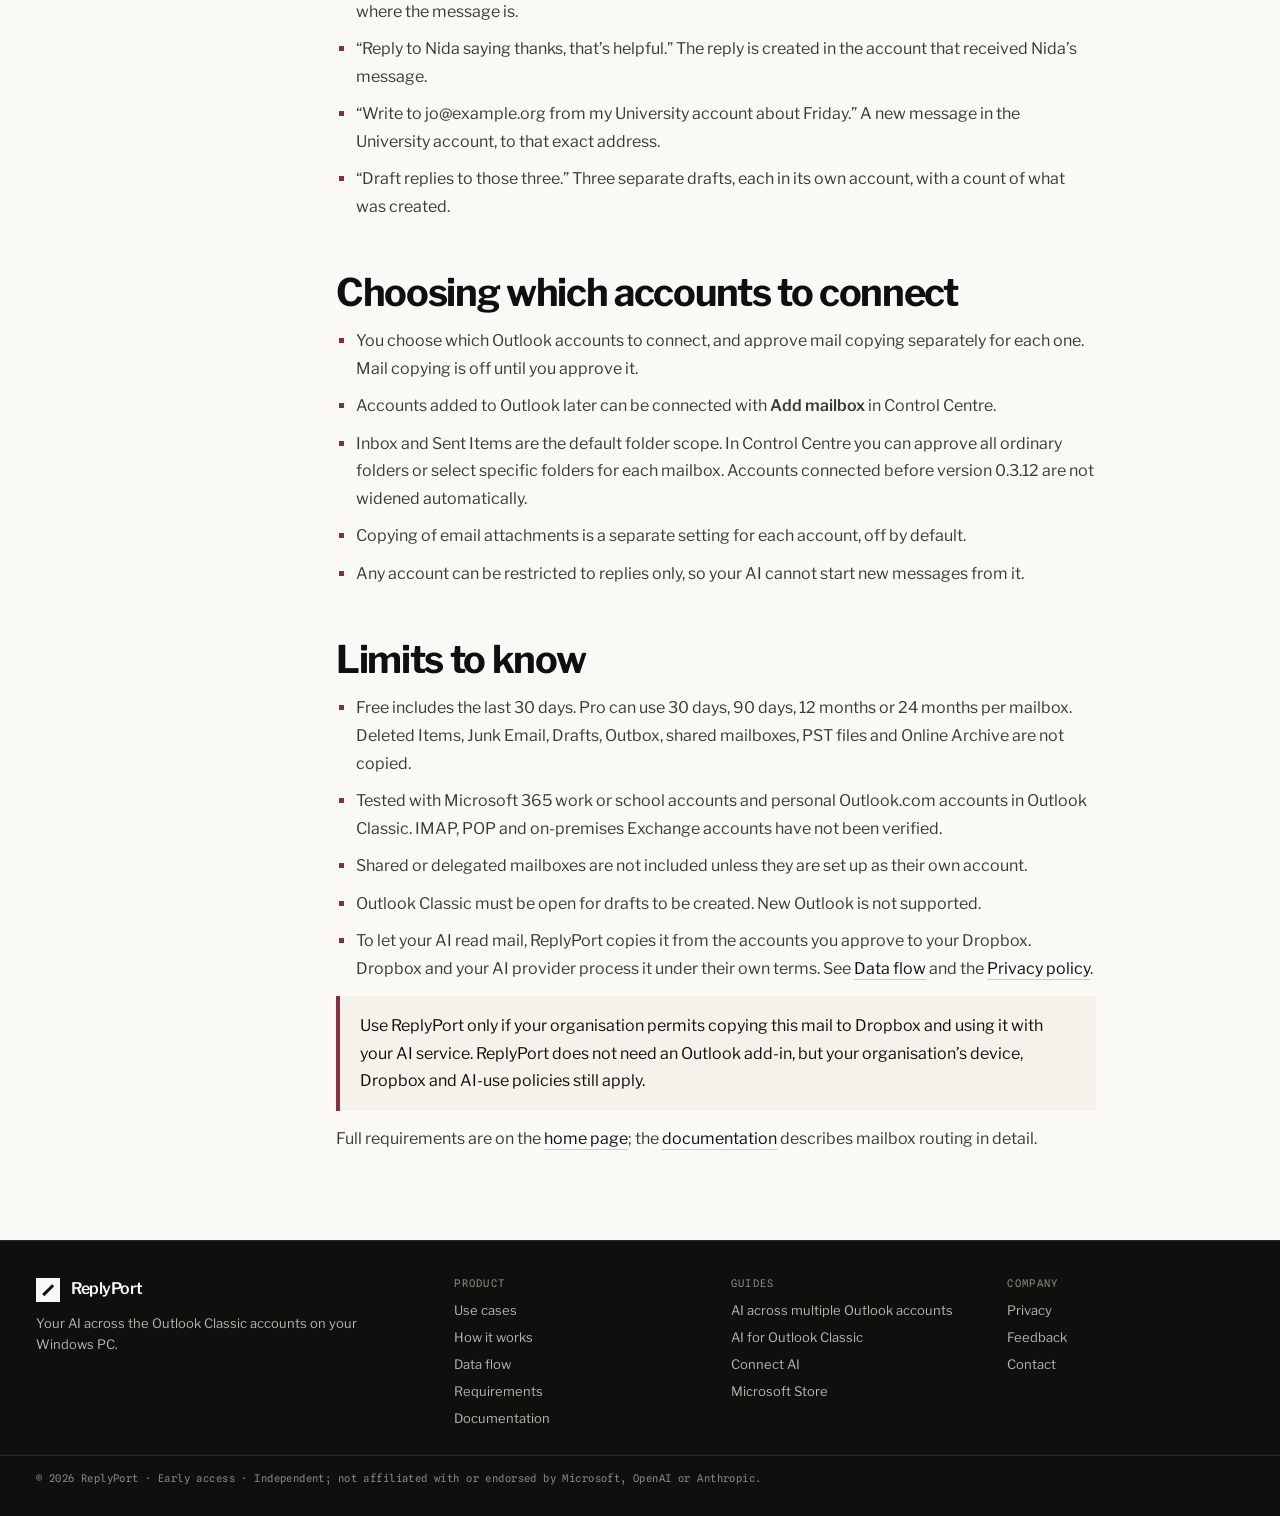
<file: ai-multiple-outlook-accounts/index.html>
<!DOCTYPE html>
<html lang="en">
<head>
<meta charset="utf-8">
<meta name="viewport" content="width=device-width, initial-scale=1">
<title>Use AI Across Multiple Outlook Accounts | ReplyPort</title>
<meta name="description" content="Search several Outlook Classic accounts in one AI conversation and create each draft in the account it belongs to. Works with Claude, ChatGPT and other compatible assistants. ReplyPort cannot send.">
<link rel="canonical" href="https://replyport.github.io/ai-multiple-outlook-accounts/">
<meta name="theme-color" content="#FAF9F5" media="(prefers-color-scheme: light)">
<meta name="theme-color" content="#0F0F0E" media="(prefers-color-scheme: dark)">
<meta name="color-scheme" content="light dark">

<meta property="og:type" content="article">
<meta property="og:site_name" content="ReplyPort">
<meta property="og:url" content="https://replyport.github.io/ai-multiple-outlook-accounts/">
<meta property="og:title" content="Use AI across multiple Outlook accounts">
<meta property="og:description" content="One AI conversation across the Outlook Classic accounts on your Windows PC, with every draft created in the right account.">
<meta property="og:image" content="https://replyport.github.io/assets/screens/outlook-drafts-og.jpg">
<meta property="og:image:width" content="1200">
<meta property="og:image:height" content="630">
<meta name="twitter:card" content="summary_large_image">

<link rel="icon" href="../favicon.svg" type="image/svg+xml">
<link rel="apple-touch-icon" href="../apple-touch-icon.png">
<link rel="preload" href="../assets/fonts/libre-franklin-latin.woff2" as="font" type="font/woff2" crossorigin>
<link rel="preload" href="../assets/fonts/spline-sans-mono-latin.woff2" as="font" type="font/woff2" crossorigin>
<link rel="stylesheet" href="../assets/site.css">
<!-- Google tag (gtag.js) -->
<script async src="https://www.googletagmanager.com/gtag/js?id=AW-18493139821"></script>
<script>
  window.dataLayer = window.dataLayer || [];
  function gtag(){dataLayer.push(arguments);}
  gtag('js', new Date());
  gtag('config', 'AW-18493139821');
</script>
<script src="../assets/measurement.js" defer></script>
</head>

<body id="top">
<a class="skip-link" href="#main">Skip to content</a>

<header class="topbar">
  <div class="wrap topbar__bar">
    <a class="lockup" href="../" aria-label="ReplyPort, home">
      <span class="rp-mark rp-mark--24 rp-mark--idle" role="img" aria-label="ReplyPort"><i></i></span>
      <span class="wordmark">ReplyPort</span>
      <span class="lockup__tag">Windows &#183; Outlook Classic</span>
    </a>
    <nav class="topbar__links" aria-label="Primary">
      <a href="../#how">How it works</a>
      <a href="../connect/">Connect AI</a>
      <a href="../docs/">Docs</a>
      <a href="../#windows">Requirements</a>
    </nav>
    <a class="btn btn--small" href="https://apps.microsoft.com/detail/9PPGN3H4QGJJ">Install from Store</a>
  </div>
  <details class="navdrop">
    <summary><span class="wrap navdrop__summary">Sections</span></summary>
    <nav class="wrap navdrop__menu" aria-label="Primary, compact">
      <a href="../#how">How it works</a>
      <a href="../connect/">Connect AI</a>
      <a href="../docs/">Docs</a>
      <a href="../#windows">Requirements</a>
    </nav>
  </details>
</header>

<main id="main">
  <header class="band guide-hero">
    <div class="wrap guide-hero__inner">
      <div>
        <p class="eyebrow eyebrow--widest eyebrow--signal">ReplyPort &#183; Multiple Outlook accounts</p>
        <h1>Use one AI across several Outlook accounts.</h1>
        <p class="guide-standfirst">If your work is split across a university, a consultancy, client accounts or several brands, ReplyPort lets Claude, ChatGPT or another compatible assistant search the Outlook Classic accounts you choose in one conversation, and creates every draft in the account it belongs to.</p>
      </div>
      <aside class="guide-boundary" aria-label="In short">
        <p class="eyebrow">In short</p>
        <ul>
          <li>Search every account you enable, in one conversation.</li>
          <li>A reply is created in the account that received the message.</li>
          <li>A new message comes from the account named in the request.</li>
          <li>Each draft has that account&#8217;s own signature.</li>
          <li>ReplyPort has no send function. You send from Outlook.</li>
        </ul>
        <p><a class="btn" href="https://apps.microsoft.com/detail/9PPGN3H4QGJJ">Get it from Microsoft Store</a></p>
        <p class="meta">Windows 11 &#183; Outlook Classic &#183; US$29.99 one-time purchase</p>
      </aside>
    </div>
  </header>

  <div class="wrap guide-layout">
    <nav class="guide-nav" aria-label="Sections on this page">
      <p class="eyebrow">On this page</p>
      <a href="#problem">Why several accounts are hard</a>
      <a href="#routing">Search across, draft within</a>
      <a href="#identity">Each account keeps its identity</a>
      <a href="#examples">What you can ask</a>
      <a href="#choose">Choosing accounts</a>
      <a href="#limits">Limits to know</a>
    </nav>

    <article class="guide-copy">
      <section id="problem">
        <h2>Why several accounts are hard</h2>
        <p>Many people keep more than one account in Outlook Classic: an employer and a consultancy, two client organisations, a university and a personal address, or several brands. Each account has its own inbox, sent mail and signature.</p>
        <p>That separation is useful until you need an overview. You have to remember which account a message reached, search each one in turn, and make sure a reply goes out from the identity the other person expects. Copying messages into an AI chat by hand loses the account each one came from.</p>
        <p>ReplyPort keeps the accounts separate inside Outlook while letting one AI conversation work across all of the ones you enable.</p>
      </section>

      <section id="routing">
        <h2>Search across, draft within</h2>
        <p>Your AI may search every mailbox you have enabled, but every draft stays in exactly one mailbox.</p>
        <ul>
          <li><strong>Search.</strong> When you do not name an account, your AI sends one search to each enabled mailbox and combines the answers. It opens the full copy of each message before reporting on it.</li>
          <li><strong>Replies.</strong> A reply or reply-all is always created in the account that received the original message, using Outlook&#8217;s own reply. The recipients, subject and conversation come from Outlook, not from the AI.</li>
          <li><strong>New messages.</strong> A new message is created in the account named in the request, by the name you gave that account. If the account is unclear, your AI should ask you. ReplyPort never guesses an account from an email address or domain.</li>
          <li><strong>Several drafts at once.</strong> One request can produce many drafts. Each is its own request with its own result, and your AI reports which were created and in which account.</li>
        </ul>
        <figure class="shot shot--chat">
          <a class="shot__frame" href="../assets/screens/chat-outreach.jpg">
            <picture>
              <source type="image/webp" srcset="../assets/screens/chat-outreach.webp">
              <img src="../assets/screens/chat-outreach.jpg" width="941" height="1672" loading="lazy" alt="Illustrative example of a ChatGPT conversation using ReplyPort. The AI lists five outreach drafts; for each it gives the mailbox used, University or Personal, and Draft: created.">
            </picture>
          </a>
          <figcaption class="shot__note">Illustrative example. Five outreach drafts from one request, each reported with the mailbox it was created in. <a href="../assets/screens/chat-outreach.jpg">Open the full image</a>.</figcaption>
        </figure>
      </section>

      <section id="identity">
        <h2>Each account keeps its identity</h2>
        <ul>
          <li><strong>Exact account binding.</strong> Each connected mailbox is tied to one Outlook account and its own Inbox, Sent Items and Drafts folders. Outlook&#8217;s default account is never used as a substitute.</li>
          <li><strong>One signature per account.</strong> During setup you choose an existing Outlook signature for each account. Every draft from that account carries it.</li>
          <li><strong>Checked after saving.</strong> After saving a draft, ReplyPort reopens it from Outlook and checks that it is in the right account&#8217;s Drafts folder, unsent, with the expected recipients, subject and conversation. Only then does it report the draft as created.</li>
          <li><strong>Separate permissions.</strong> A reply token issued for one mailbox is rejected in any other, so a request cannot be moved to a different account.</li>
        </ul>
        <figure class="shot">
          <picture class="shot__frame">
            <source type="image/webp" srcset="../assets/screens/outlook-drafts-960.webp 960w, ../assets/screens/outlook-drafts.webp 1536w" sizes="(max-width: 980px) 100vw, 760px">
            <img src="../assets/screens/outlook-drafts-960.jpg" srcset="../assets/screens/outlook-drafts-960.jpg 960w, ../assets/screens/outlook-drafts.jpg 1536w" sizes="(max-width: 980px) 100vw, 760px" width="1536" height="1024" loading="lazy" alt="Outlook Classic with a university account and a personal account, each with its own Drafts folder. An unsent draft is open in the university account.">
          </picture>
          <figcaption class="shot__cap">
            <span class="shot__claim">Real drafts. Correct mailbox. You press Send.</span>
            <span class="shot__note">Example accounts. Drafts wait, unsent, in the Drafts folder of the account they belong to.</span>
          </figcaption>
        </figure>
      </section>

      <section id="examples">
        <h2>What you can ask</h2>
        <ul>
          <li>&#8220;What needs my attention across my accounts this week?&#8221; Your AI searches every enabled mailbox and summarises. Nothing is created in Outlook.</li>
          <li>&#8220;Which account has Anton&#8217;s email about the podcast?&#8221; One search per mailbox; the answer says where the message is.</li>
          <li>&#8220;Reply to Nida saying thanks, that&#8217;s helpful.&#8221; The reply is created in the account that received Nida&#8217;s message.</li>
          <li>&#8220;Write to jo@example.org from my University account about Friday.&#8221; A new message in the University account, to that exact address.</li>
          <li>&#8220;Draft replies to those three.&#8221; Three separate drafts, each in its own account, with a count of what was created.</li>
        </ul>
      </section>

      <section id="choose">
        <h2>Choosing which accounts to connect</h2>
        <ul>
          <li>You choose which Outlook accounts to connect, and approve mail copying separately for each one. Mail copying is off until you approve it.</li>
          <li>Accounts added to Outlook later can be connected with <strong>Add mailbox</strong> in Control Centre.</li>
          <li>Inbox and Sent Items are the default folder scope. In Control Centre you can approve all ordinary folders or select specific folders for each mailbox. Accounts connected before version 0.3.12 are not widened automatically.</li>
          <li>Copying of email attachments is a separate setting for each account, off by default.</li>
          <li>Any account can be restricted to replies only, so your AI cannot start new messages from it.</li>
        </ul>
      </section>

      <section id="limits">
        <h2>Limits to know</h2>
        <ul>
          <li>Free includes the last 30 days. Pro can use 30 days, 90 days, 12 months or 24 months per mailbox. Deleted Items, Junk Email, Drafts, Outbox, shared mailboxes, PST files and Online Archive are not copied.</li>
          <li>Tested with Microsoft 365 work or school accounts and personal Outlook.com accounts in Outlook Classic. IMAP, POP and on-premises Exchange accounts have not been verified.</li>
          <li>Shared or delegated mailboxes are not included unless they are set up as their own account.</li>
          <li>Outlook Classic must be open for drafts to be created. New Outlook is not supported.</li>
          <li>To let your AI read mail, ReplyPort copies it from the accounts you approve to your Dropbox. Dropbox and your AI provider process it under their own terms. See <a class="link" href="../#data">Data flow</a> and the <a class="link" href="../privacy/">Privacy policy</a>.</li>
        </ul>
        <p class="guide-callout">Use ReplyPort only if your organisation permits copying this mail to Dropbox and using it with your AI service. ReplyPort does not need an Outlook add-in, but your organisation&#8217;s device, Dropbox and AI-use policies still apply.</p>
        <p>Full requirements are on the <a class="link" href="../#windows">home page</a>; the <a class="link" href="../docs/#mailboxes">documentation</a> describes mailbox routing in detail.</p>
      </section>
    </article>
  </div>
</main>

<footer class="foot">
  <div class="wrap foot__grid">
    <div class="foot__brand">
      <div class="foot__lockup">
        <span class="rp-mark rp-mark--24 rp-mark--inverse rp-mark--idle" role="img" aria-label="ReplyPort"><i></i></span>
        <span class="foot__wordmark">ReplyPort</span>
      </div>
      <p class="foot__blurb">Your AI across the Outlook Classic accounts on your Windows PC.</p>
    </div>
    <nav class="foot__col" aria-label="Product">
      <h2 class="eyebrow">Product</h2>
      <a href="../#use-cases">Use cases</a>
      <a href="../#how">How it works</a>
      <a href="../#data">Data flow</a>
      <a href="../#windows">Requirements</a>
      <a href="../docs/">Documentation</a>
    </nav>
    <nav class="foot__col" aria-label="Guides">
      <h2 class="eyebrow">Guides</h2>
      <a href="./" aria-current="page">AI across multiple Outlook accounts</a>
      <a href="../ai-for-outlook-classic/">AI for Outlook Classic</a>
      <a href="../connect/">Connect AI</a>
      <a href="https://apps.microsoft.com/detail/9PPGN3H4QGJJ">Microsoft Store</a>
    </nav>
    <nav class="foot__col" aria-label="Company">
      <h2 class="eyebrow">Company</h2>
      <a href="../privacy/">Privacy</a>
      <a href="https://github.com/replyport/feedback/issues/new/choose" rel="noopener">Feedback</a>
      <a href="mailto:sergei.v.alexeev@gmail.com">Contact</a>
    </nav>
  </div>
  <div class="wrap foot__legal">
    <span>&#169; 2026 ReplyPort &#183; Early access &#183; Independent; not affiliated with or endorsed by Microsoft, OpenAI or Anthropic.</span>
  </div>
</footer>
</body>
</html>
</file>
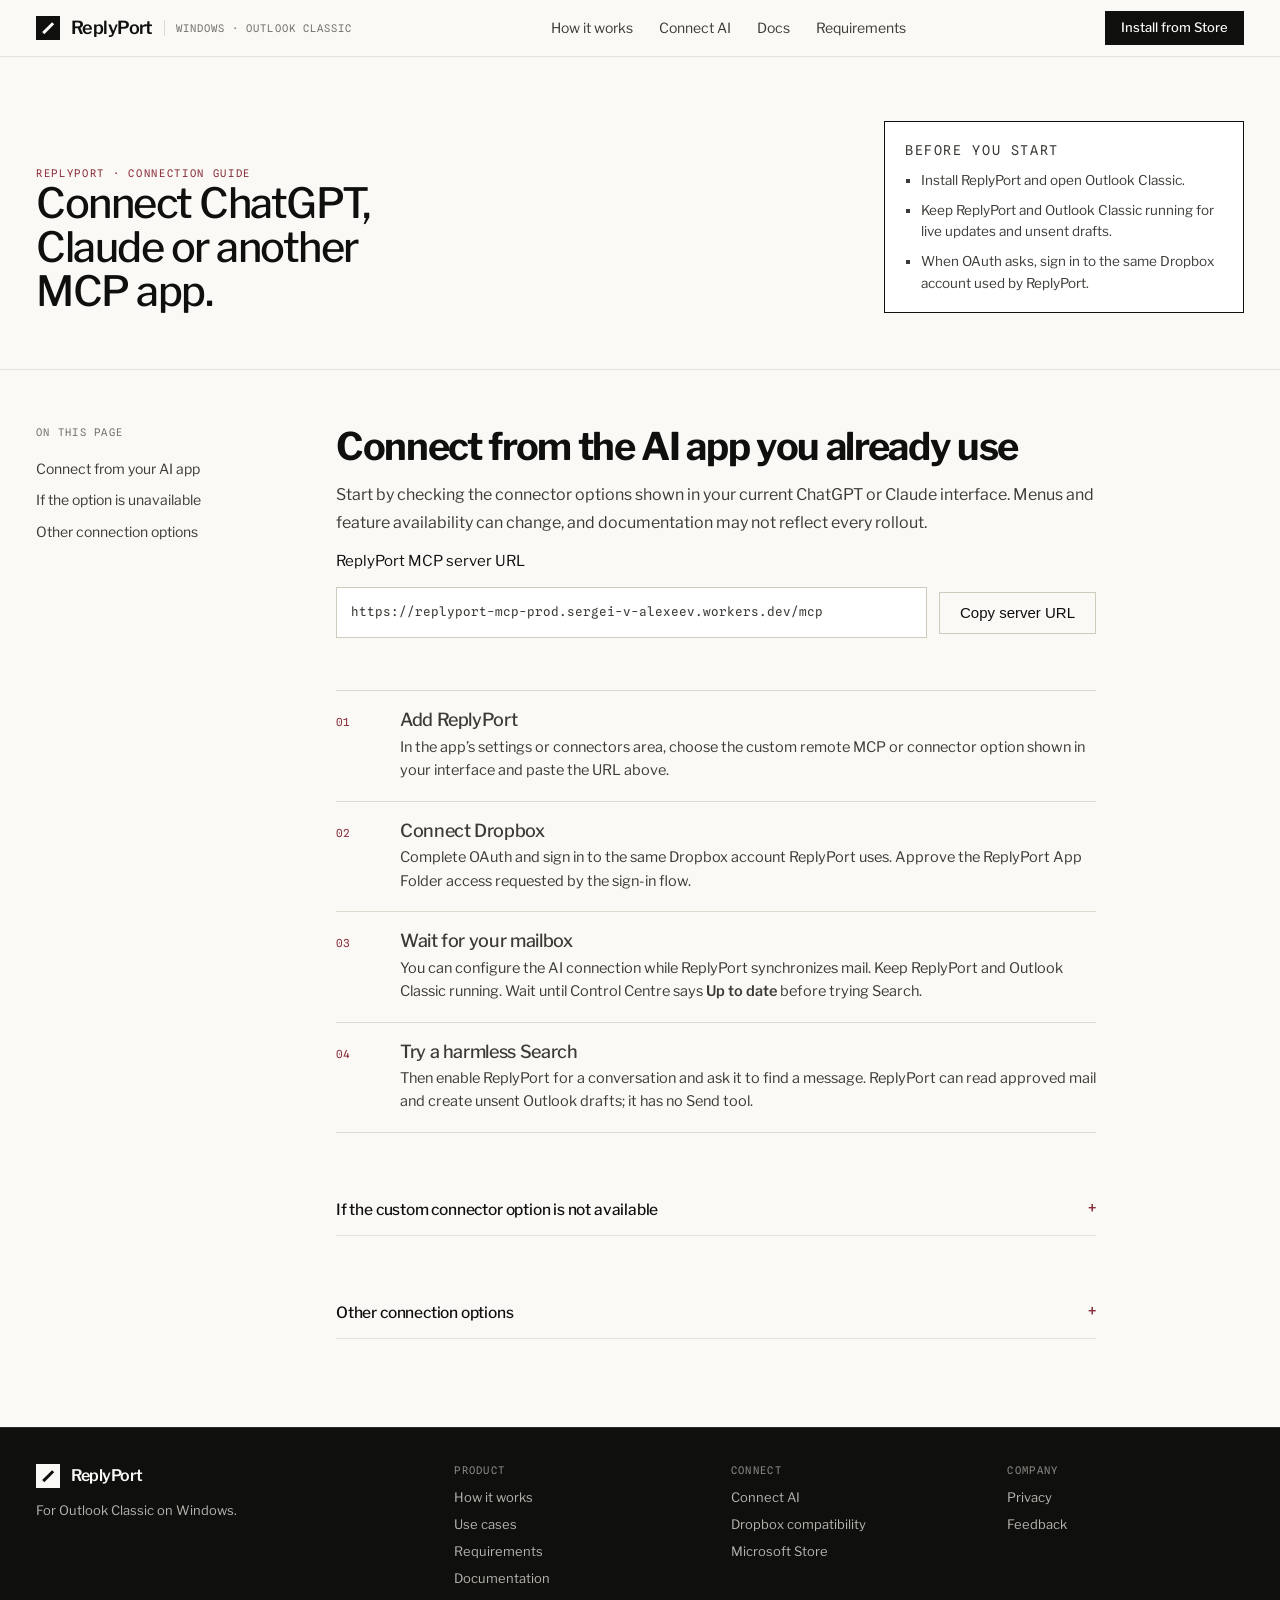
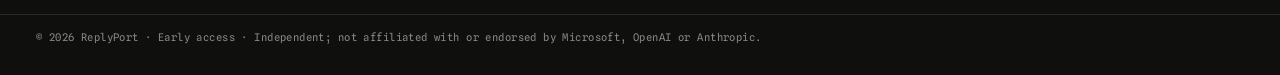
<file: connect/index.html>
<!DOCTYPE html>
<html lang="en">
<head>
<meta charset="utf-8">
<meta name="viewport" content="width=device-width, initial-scale=1">
<title>Connect an AI to ReplyPort</title>
<meta name="description" content="Connect ChatGPT, Claude or another MCP-compatible AI to ReplyPort using the same Dropbox account.">
<link rel="canonical" href="https://replyport.github.io/connect/">
<meta name="theme-color" content="#FAF9F5" media="(prefers-color-scheme: light)">
<meta name="theme-color" content="#0F0F0E" media="(prefers-color-scheme: dark)">
<meta name="color-scheme" content="light dark">
<link rel="icon" href="../favicon.svg" type="image/svg+xml">
<link rel="apple-touch-icon" href="../apple-touch-icon.png">
<link rel="preload" href="../assets/fonts/libre-franklin-latin.woff2" as="font" type="font/woff2" crossorigin>
<link rel="preload" href="../assets/fonts/spline-sans-mono-latin.woff2" as="font" type="font/woff2" crossorigin>
<link rel="stylesheet" href="../assets/site.css">
<script async src="https://www.googletagmanager.com/gtag/js?id=AW-18493139821"></script>
<script>
  window.dataLayer = window.dataLayer || [];
  function gtag(){dataLayer.push(arguments);}
  gtag('js', new Date());
  gtag('config', 'AW-18493139821');
</script>
<script src="../assets/measurement.js" defer></script>
</head>
<body id="top">
<a class="skip-link" href="#main">Skip to content</a>
<header class="topbar">
  <div class="wrap topbar__bar">
    <a class="lockup" href="../" aria-label="ReplyPort, home">
      <span class="rp-mark rp-mark--24 rp-mark--idle" role="img" aria-label="ReplyPort"><i></i></span>
      <span class="wordmark">ReplyPort</span>
      <span class="lockup__tag">Windows &#183; Outlook Classic</span>
    </a>
    <nav class="topbar__links" aria-label="Primary">
      <a href="../#how">How it works</a>
      <a href="./" aria-current="page">Connect AI</a>
      <a href="../docs/">Docs</a>
      <a href="../#windows">Requirements</a>
    </nav>
    <a class="btn btn--small" href="https://apps.microsoft.com/detail/9PPGN3H4QGJJ">Install from Store</a>
  </div>
  <details class="navdrop">
    <summary><span class="wrap navdrop__summary">Sections</span></summary>
    <nav class="wrap navdrop__menu" aria-label="Primary, compact">
      <a href="../#how">How it works</a>
      <a href="./" aria-current="page">Connect AI</a>
      <a href="../docs/">Docs</a>
      <a href="../#windows">Requirements</a>
    </nav>
  </details>
</header>

<main id="main">
  <header class="band guide-hero">
    <div class="wrap guide-hero__inner">
      <div>
        <p class="eyebrow eyebrow--widest eyebrow--signal">ReplyPort &#183; Connection guide</p>
        <h1>Connect ChatGPT, Claude or another MCP app.</h1>
      </div>
      <aside class="guide-boundary" aria-label="Before you start">
        <p class="eyebrow">Before you start</p>
        <ul>
          <li>Install ReplyPort and open Outlook Classic.</li>
          <li>Keep ReplyPort and Outlook Classic running for live updates and unsent drafts.</li>
          <li>When OAuth asks, sign in to the same Dropbox account used by ReplyPort.</li>
        </ul>
      </aside>
    </div>
  </header>

  <div class="wrap guide-layout">
    <nav class="guide-nav" aria-label="Connection guide sections">
      <p class="eyebrow">On this page</p>
      <a href="#provider-listings">Connect from your AI app</a>
      <a href="#availability">If the option is unavailable</a>
      <a href="#compatibility">Other connection options</a>
    </nav>

    <article class="guide-copy">
      <section id="provider-listings">
        <h2>Connect from the AI app you already use</h2>
        <p>Start by checking the connector options shown in your current ChatGPT or Claude interface. Menus and feature availability can change, and documentation may not reflect every rollout.</p>
        <label for="mcp-endpoint">ReplyPort MCP server URL</label>
        <div class="instruction-row">
          <input class="instruction" id="mcp-endpoint" type="url" value="https://replyport-mcp-prod.sergei-v-alexeev.workers.dev/mcp" readonly>
          <button class="btn btn--secondary" id="copy-mcp-endpoint" type="button">Copy server URL</button>
        </div>
        <p class="copy-status" id="copy-status" role="status" aria-live="polite"></p>
        <ol class="guide-steps" role="list">
          <li class="guide-step"><div><h3>Add ReplyPort</h3><p>In the app&#8217;s settings or connectors area, choose the custom remote MCP or connector option shown in your interface and paste the URL above.</p></div></li>
          <li class="guide-step"><div><h3>Connect Dropbox</h3><p>Complete OAuth and sign in to the same Dropbox account ReplyPort uses. Approve the ReplyPort App Folder access requested by the sign-in flow.</p></div></li>
          <li class="guide-step"><div><h3>Wait for your mailbox</h3><p>You can configure the AI connection while ReplyPort synchronizes mail. Keep ReplyPort and Outlook Classic running. Wait until Control Centre says <strong>Up to date</strong> before trying Search.</p></div></li>
          <li class="guide-step"><div><h3>Try a harmless Search</h3><p>Then enable ReplyPort for a conversation and ask it to find a message. ReplyPort can read approved mail and create unsent Outlook drafts; it has no Send tool.</p></div></li>
        </ol>
      </section>

      <section id="availability" class="faq">
        <details>
          <summary>If the custom connector option is not available</summary>
          <p>Check the current app&#8217;s connector settings and, for a managed workspace, its current administrator settings. Confirm what the interface actually allows before drawing conclusions from subscription documentation. If the direct remote MCP route is genuinely unavailable, see the <a class="link" href="#compatibility">other connection options</a>.</p>
        </details>
      </section>

      <section id="compatibility" class="faq">
        <details>
          <summary>Other connection options</summary>
          <p>For an AI app that cannot use remote MCP, ReplyPort retains its Dropbox compatibility workflow. Open Control Centre and choose <strong>Advanced actions &#8594; Dropbox compatibility setup</strong>, or follow the <a class="link" href="../setup/">Dropbox compatibility guide</a>.</p>
        </details>
      </section>
    </article>
  </div>
</main>

<footer class="foot">
  <div class="wrap foot__grid">
    <div class="foot__brand">
      <div class="foot__lockup">
        <span class="rp-mark rp-mark--24 rp-mark--inverse rp-mark--idle" role="img" aria-label="ReplyPort"><i></i></span>
        <span class="foot__wordmark">ReplyPort</span>
      </div>
      <p class="foot__blurb">For Outlook Classic on Windows.</p>
    </div>
    <nav class="foot__col" aria-label="Product">
      <h2 class="eyebrow">Product</h2>
      <a href="../#how">How it works</a>
      <a href="../#use-cases">Use cases</a>
      <a href="../#windows">Requirements</a>
      <a href="../docs/">Documentation</a>
    </nav>
    <nav class="foot__col" aria-label="Connect">
      <h2 class="eyebrow">Connect</h2>
      <a href="./" aria-current="page">Connect AI</a>
      <a href="../setup/">Dropbox compatibility</a>
      <a href="https://apps.microsoft.com/detail/9PPGN3H4QGJJ">Microsoft Store</a>
    </nav>
    <nav class="foot__col" aria-label="Company">
      <h2 class="eyebrow">Company</h2>
      <a href="../privacy/">Privacy</a>
      <a href="https://github.com/replyport/feedback/issues/new/choose" rel="noopener">Feedback</a>
    </nav>
  </div>
  <div class="wrap foot__legal">
    <span>&#169; 2026 ReplyPort &#183; Early access &#183; Independent; not affiliated with or endorsed by Microsoft, OpenAI or Anthropic.</span>
  </div>
</footer>
<script>
(() => {
  const button = document.getElementById('copy-mcp-endpoint');
  const endpoint = document.getElementById('mcp-endpoint');
  const status = document.getElementById('copy-status');
  if (!button || !endpoint || !status) return;
  button.addEventListener('click', async () => {
    try {
      if (navigator.clipboard && window.isSecureContext) {
        await navigator.clipboard.writeText(endpoint.value);
      } else {
        endpoint.focus();
        endpoint.select();
        document.execCommand('copy');
        endpoint.setSelectionRange(0, 0);
      }
      status.textContent = 'Server URL copied.';
    } catch (error) {
      endpoint.focus();
      endpoint.select();
      status.textContent = 'Copy was unavailable. Select the URL above and copy it.';
    }
  });
})();
</script>
</body>
</html>
</file>
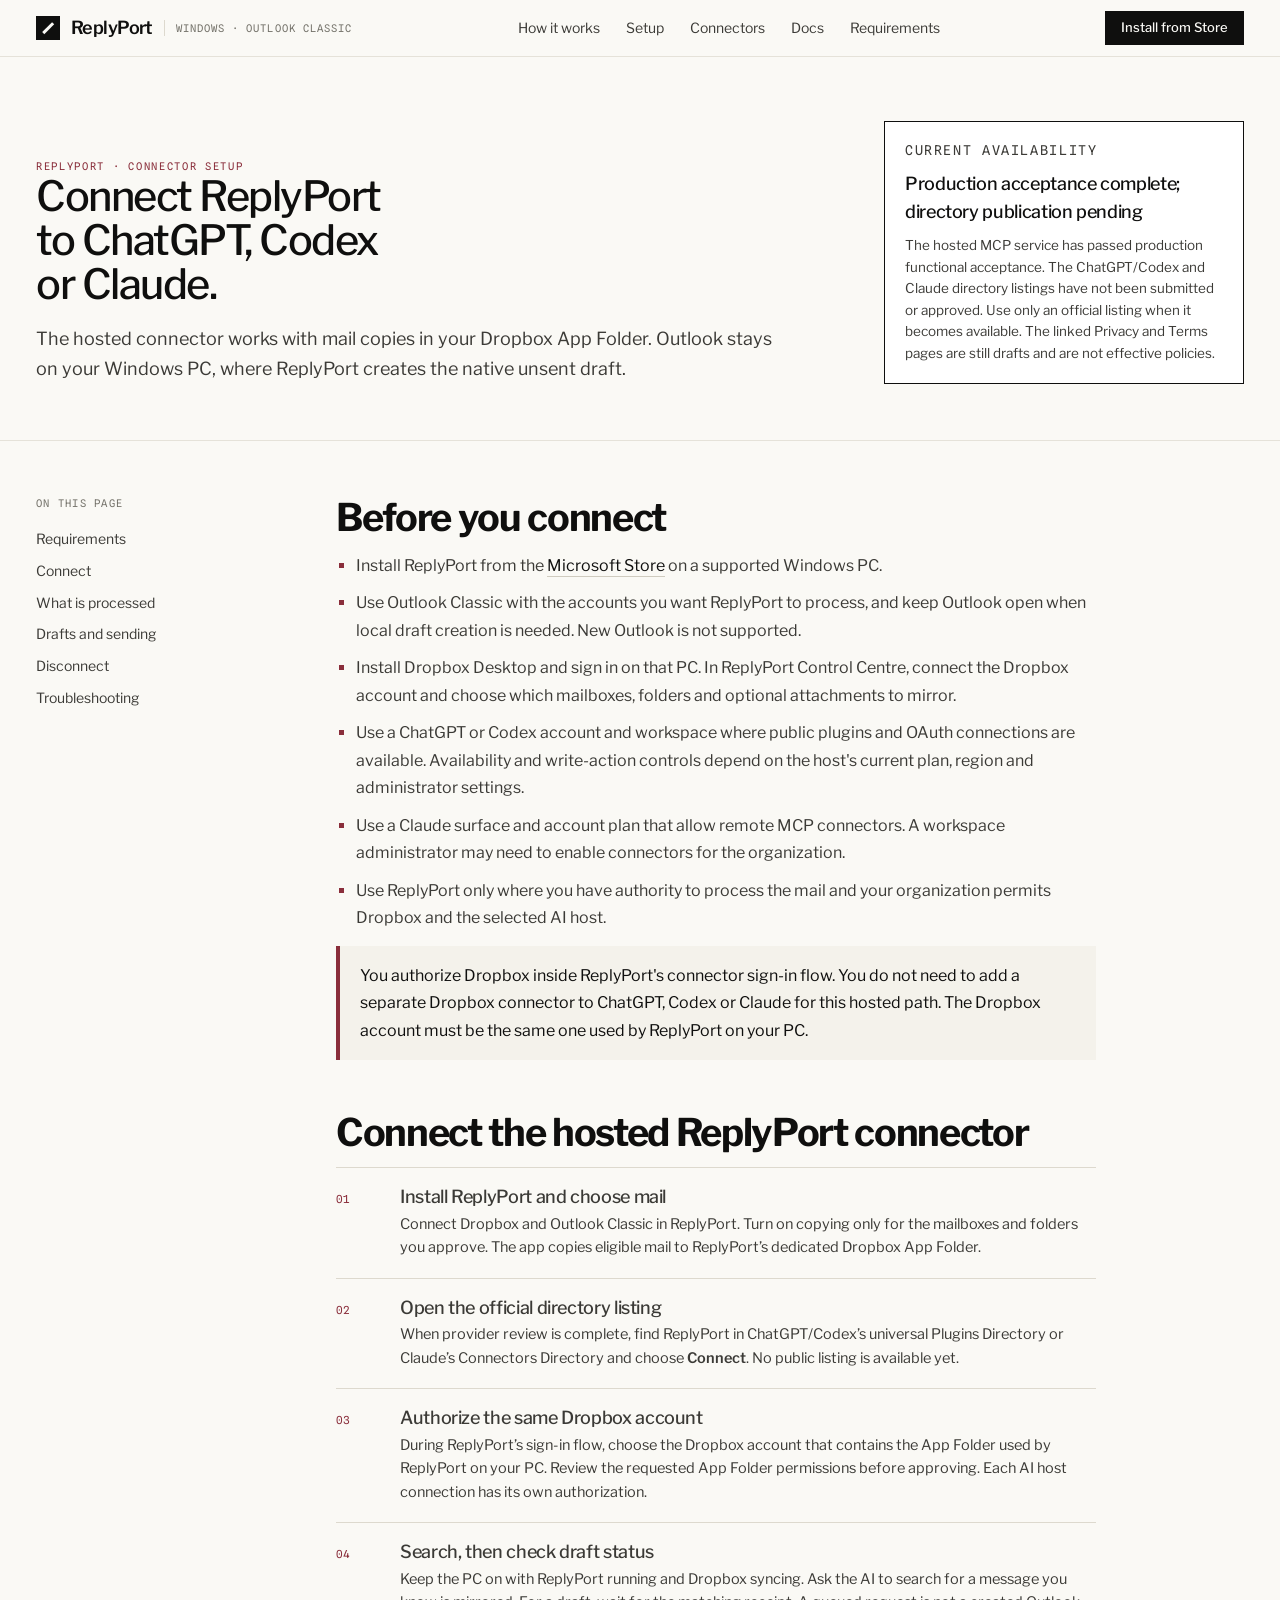
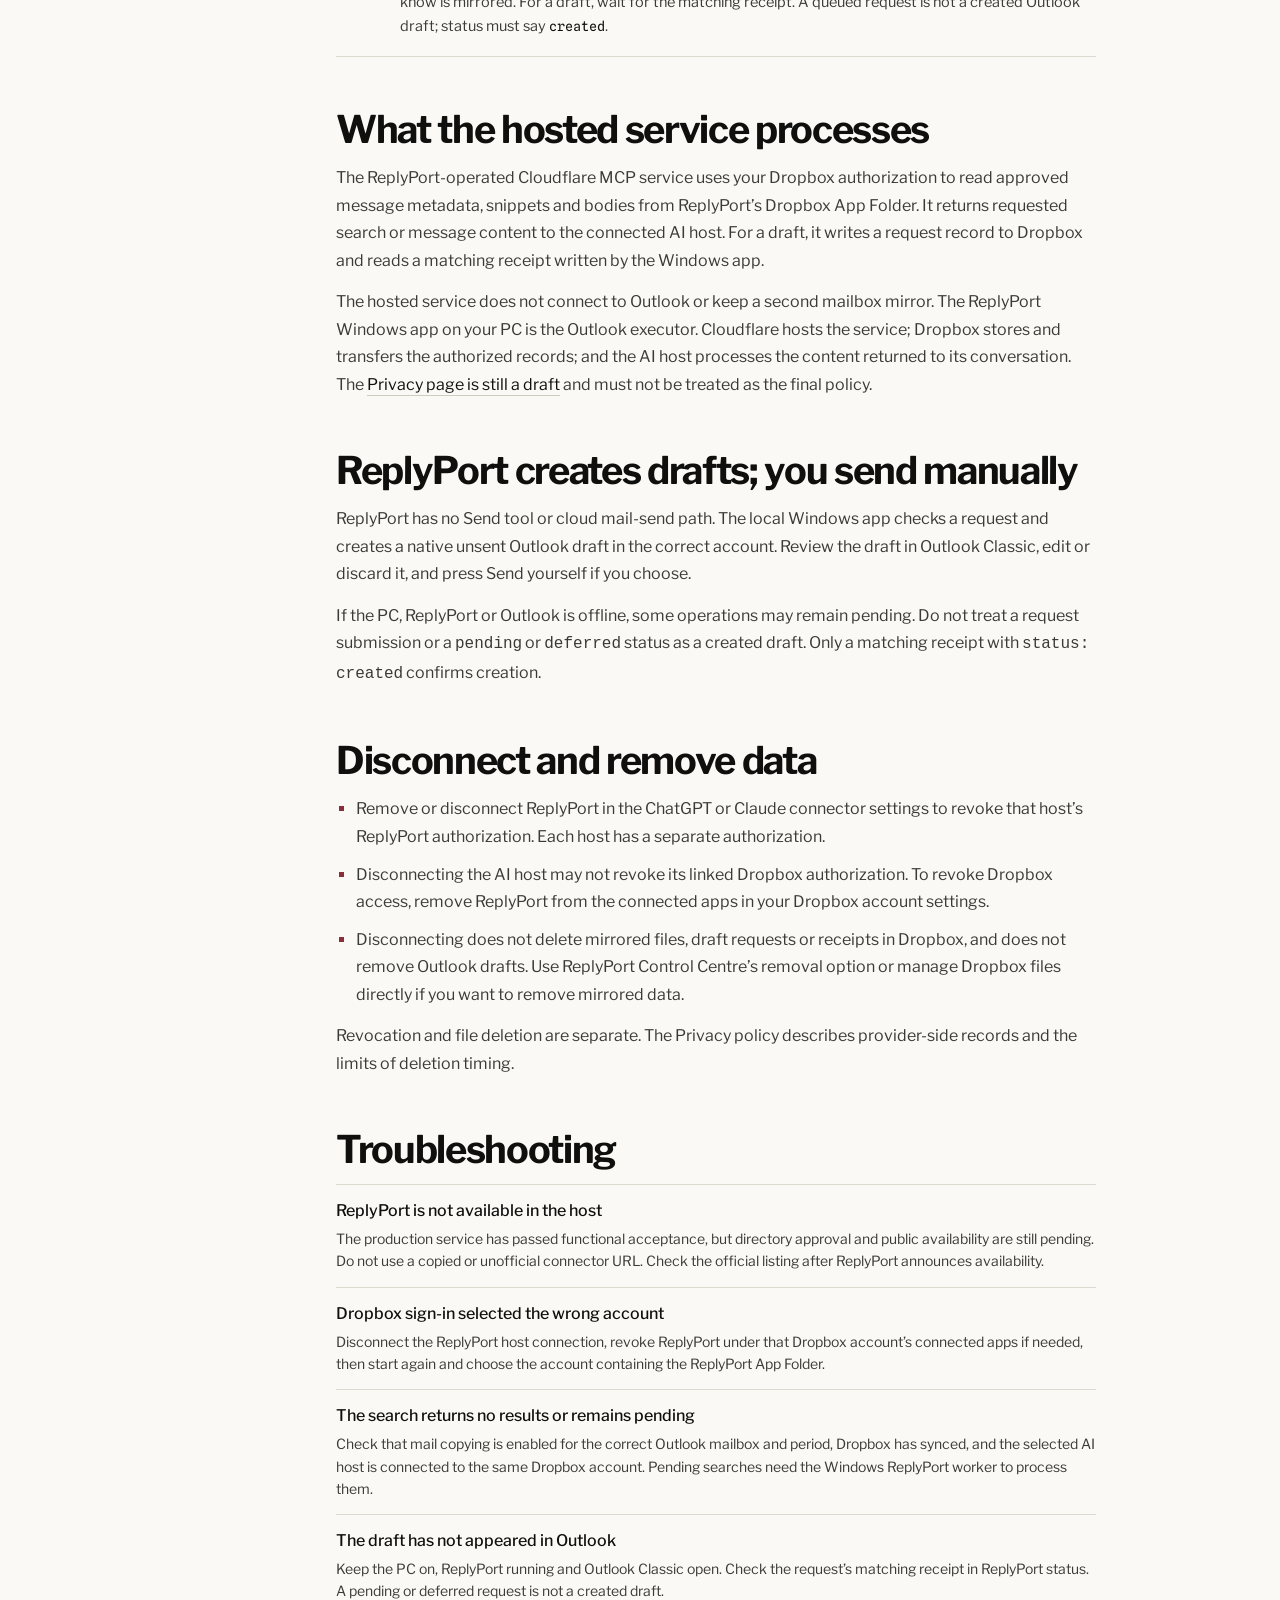
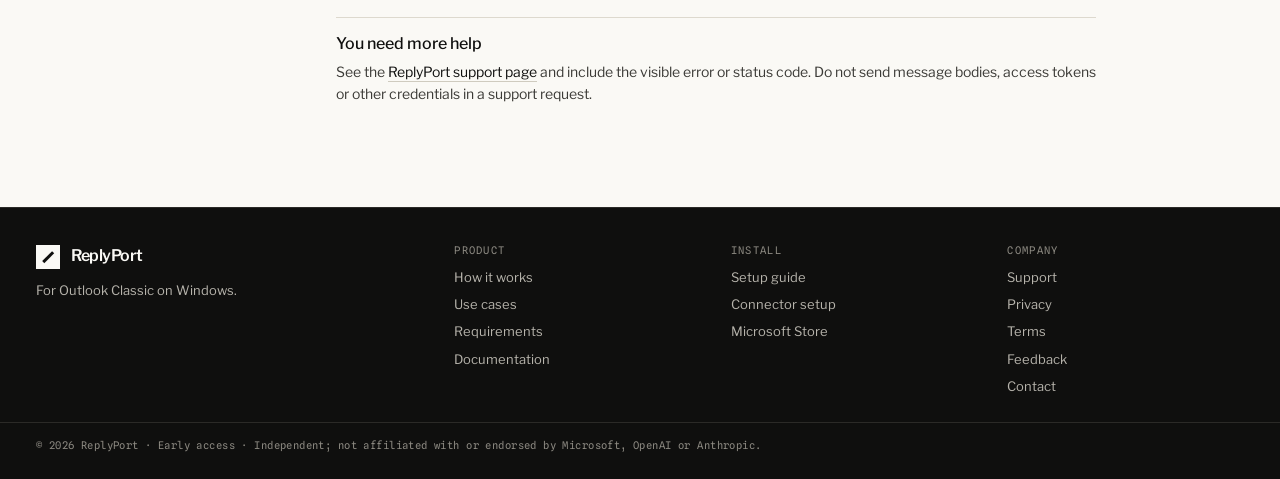
<file: connectors/index.html>
<!DOCTYPE html>
<html lang="en">
<head>
<meta charset="utf-8">
<meta name="viewport" content="width=device-width, initial-scale=1">
<title>ChatGPT, Codex and Claude connector setup | ReplyPort</title>
<meta name="description" content="Set up ReplyPort's hosted ChatGPT, Codex and Claude connectors after directory approval.">
<link rel="canonical" href="https://replyport.github.io/connectors/">
<meta name="theme-color" content="#FAF9F5" media="(prefers-color-scheme: light)">
<meta name="theme-color" content="#0F0F0E" media="(prefers-color-scheme: dark)">
<meta name="color-scheme" content="light dark">
<link rel="icon" href="../favicon.svg" type="image/svg+xml">
<link rel="apple-touch-icon" href="../apple-touch-icon.png">
<link rel="preload" href="../assets/fonts/libre-franklin-latin.woff2" as="font" type="font/woff2" crossorigin>
<link rel="preload" href="../assets/fonts/spline-sans-mono-latin.woff2" as="font" type="font/woff2" crossorigin>
<link rel="stylesheet" href="../assets/site.css">
<script src="../assets/measurement.js" defer></script>
</head>
<body id="top">
<a class="skip-link" href="#main">Skip to content</a>
<header class="topbar">
  <div class="wrap topbar__bar">
    <a class="lockup" href="../" aria-label="ReplyPort, home">
      <span class="rp-mark rp-mark--24 rp-mark--idle" role="img" aria-label="ReplyPort"><i></i></span>
      <span class="wordmark">ReplyPort</span>
      <span class="lockup__tag">Windows &#183; Outlook Classic</span>
    </a>
    <nav class="topbar__links" aria-label="Primary">
      <a href="../#how">How it works</a>
      <a href="../setup/">Setup</a>
      <a href="./" aria-current="page">Connectors</a>
      <a href="../docs/">Docs</a>
      <a href="../#windows">Requirements</a>
    </nav>
    <a class="btn btn--small" href="https://apps.microsoft.com/detail/9PPGN3H4QGJJ">Install from Store</a>
  </div>
  <details class="navdrop">
    <summary><span class="wrap navdrop__summary">Sections</span></summary>
    <nav class="wrap navdrop__menu" aria-label="Primary, compact">
      <a href="../#how">How it works</a>
      <a href="../setup/">Setup</a>
      <a href="./" aria-current="page">Connectors</a>
      <a href="../docs/">Docs</a>
      <a href="../#windows">Requirements</a>
    </nav>
  </details>
</header>

<main id="main">
  <header class="band guide-hero">
    <div class="wrap guide-hero__inner">
      <div>
        <p class="eyebrow eyebrow--widest eyebrow--signal">ReplyPort &#183; Connector setup</p>
        <h1>Connect ReplyPort to ChatGPT, Codex or Claude.</h1>
        <p class="guide-standfirst">The hosted connector works with mail copies in your Dropbox App Folder. Outlook stays on your Windows PC, where ReplyPort creates the native unsent draft.</p>
      </div>
      <aside class="guide-boundary" aria-label="Current availability">
        <p class="eyebrow">Current availability</p>
        <strong>Production acceptance complete; directory publication pending</strong>
        <p>The hosted MCP service has passed production functional acceptance. The ChatGPT/Codex and Claude directory listings have not been submitted or approved. Use only an official listing when it becomes available. The linked Privacy and Terms pages are still drafts and are not effective policies.</p>
      </aside>
    </div>
  </header>

  <div class="wrap guide-layout">
    <nav class="guide-nav" aria-label="Connector setup sections">
      <p class="eyebrow">On this page</p>
      <a href="#requirements">Requirements</a>
      <a href="#connect">Connect</a>
      <a href="#processing">What is processed</a>
      <a href="#drafts">Drafts and sending</a>
      <a href="#disconnect">Disconnect</a>
      <a href="#trouble">Troubleshooting</a>
    </nav>

    <article class="guide-copy">
      <section id="requirements">
        <h2>Before you connect</h2>
        <ul>
          <li>Install ReplyPort from the <a class="link" href="https://apps.microsoft.com/detail/9PPGN3H4QGJJ">Microsoft Store</a> on a supported Windows PC.</li>
          <li>Use Outlook Classic with the accounts you want ReplyPort to process, and keep Outlook open when local draft creation is needed. New Outlook is not supported.</li>
          <li>Install Dropbox Desktop and sign in on that PC. In ReplyPort Control Centre, connect the Dropbox account and choose which mailboxes, folders and optional attachments to mirror.</li>
          <li>Use a ChatGPT or Codex account and workspace where public plugins and OAuth connections are available. Availability and write-action controls depend on the host's current plan, region and administrator settings.</li>
          <li>Use a Claude surface and account plan that allow remote MCP connectors. A workspace administrator may need to enable connectors for the organization.</li>
          <li>Use ReplyPort only where you have authority to process the mail and your organization permits Dropbox and the selected AI host.</li>
        </ul>
        <p class="guide-callout">You authorize Dropbox inside ReplyPort's connector sign-in flow. You do not need to add a separate Dropbox connector to ChatGPT, Codex or Claude for this hosted path. The Dropbox account must be the same one used by ReplyPort on your PC.</p>
      </section>

      <section id="connect">
        <h2>Connect the hosted ReplyPort connector</h2>
        <ol class="guide-steps" role="list">
          <li class="guide-step"><div><h3>Install ReplyPort and choose mail</h3><p>Connect Dropbox and Outlook Classic in ReplyPort. Turn on copying only for the mailboxes and folders you approve. The app copies eligible mail to ReplyPort&#8217;s dedicated Dropbox App Folder.</p></div></li>
          <li class="guide-step"><div><h3>Open the official directory listing</h3><p>When provider review is complete, find ReplyPort in ChatGPT/Codex&#8217;s universal Plugins Directory or Claude&#8217;s Connectors Directory and choose <strong>Connect</strong>. No public listing is available yet.</p></div></li>
          <li class="guide-step"><div><h3>Authorize the same Dropbox account</h3><p>During ReplyPort&#8217;s sign-in flow, choose the Dropbox account that contains the App Folder used by ReplyPort on your PC. Review the requested App Folder permissions before approving. Each AI host connection has its own authorization.</p></div></li>
          <li class="guide-step"><div><h3>Search, then check draft status</h3><p>Keep the PC on with ReplyPort running and Dropbox syncing. Ask the AI to search for a message you know is mirrored. For a draft, wait for the matching receipt. A queued request is not a created Outlook draft; status must say <code>created</code>.</p></div></li>
        </ol>
      </section>

      <section id="processing">
        <h2>What the hosted service processes</h2>
        <p>The ReplyPort-operated Cloudflare MCP service uses your Dropbox authorization to read approved message metadata, snippets and bodies from ReplyPort&#8217;s Dropbox App Folder. It returns requested search or message content to the connected AI host. For a draft, it writes a request record to Dropbox and reads a matching receipt written by the Windows app.</p>
        <p>The hosted service does not connect to Outlook or keep a second mailbox mirror. The ReplyPort Windows app on your PC is the Outlook executor. Cloudflare hosts the service; Dropbox stores and transfers the authorized records; and the AI host processes the content returned to its conversation. The <a class="link" href="../privacy/">Privacy page is still a draft</a> and must not be treated as the final policy.</p>
      </section>

      <section id="drafts">
        <h2>ReplyPort creates drafts; you send manually</h2>
        <p>ReplyPort has no Send tool or cloud mail-send path. The local Windows app checks a request and creates a native unsent Outlook draft in the correct account. Review the draft in Outlook Classic, edit or discard it, and press Send yourself if you choose.</p>
        <p>If the PC, ReplyPort or Outlook is offline, some operations may remain pending. Do not treat a request submission or a <code>pending</code> or <code>deferred</code> status as a created draft. Only a matching receipt with <code>status: created</code> confirms creation.</p>
      </section>

      <section id="disconnect">
        <h2>Disconnect and remove data</h2>
        <ul>
          <li>Remove or disconnect ReplyPort in the ChatGPT or Claude connector settings to revoke that host&#8217;s ReplyPort authorization. Each host has a separate authorization.</li>
          <li>Disconnecting the AI host may not revoke its linked Dropbox authorization. To revoke Dropbox access, remove ReplyPort from the connected apps in your Dropbox account settings.</li>
          <li>Disconnecting does not delete mirrored files, draft requests or receipts in Dropbox, and does not remove Outlook drafts. Use ReplyPort Control Centre&#8217;s removal option or manage Dropbox files directly if you want to remove mirrored data.</li>
        </ul>
        <p class="note">Revocation and file deletion are separate. The Privacy policy describes provider-side records and the limits of deletion timing.</p>
      </section>

      <section id="trouble">
        <h2>Troubleshooting</h2>
        <dl class="guide-help">
          <div><dt>ReplyPort is not available in the host</dt><dd>The production service has passed functional acceptance, but directory approval and public availability are still pending. Do not use a copied or unofficial connector URL. Check the official listing after ReplyPort announces availability.</dd></div>
          <div><dt>Dropbox sign-in selected the wrong account</dt><dd>Disconnect the ReplyPort host connection, revoke ReplyPort under that Dropbox account&#8217;s connected apps if needed, then start again and choose the account containing the ReplyPort App Folder.</dd></div>
          <div><dt>The search returns no results or remains pending</dt><dd>Check that mail copying is enabled for the correct Outlook mailbox and period, Dropbox has synced, and the selected AI host is connected to the same Dropbox account. Pending searches need the Windows ReplyPort worker to process them.</dd></div>
          <div><dt>The draft has not appeared in Outlook</dt><dd>Keep the PC on, ReplyPort running and Outlook Classic open. Check the request&#8217;s matching receipt in ReplyPort status. A pending or deferred request is not a created draft.</dd></div>
          <div><dt>You need more help</dt><dd>See the <a class="link" href="../support/">ReplyPort support page</a> and include the visible error or status code. Do not send message bodies, access tokens or other credentials in a support request.</dd></div>
        </dl>
      </section>
    </article>
  </div>
</main>

<footer class="foot">
  <div class="wrap foot__grid">
    <div class="foot__brand"><div class="foot__lockup"><span class="rp-mark rp-mark--24 rp-mark--inverse rp-mark--idle" role="img" aria-label="ReplyPort"><i></i></span><span class="foot__wordmark">ReplyPort</span></div><p class="foot__blurb">For Outlook Classic on Windows.</p></div>
    <nav class="foot__col" aria-label="Product"><h2 class="eyebrow">Product</h2><a href="../#how">How it works</a><a href="../#use-cases">Use cases</a><a href="../#windows">Requirements</a><a href="../docs/">Documentation</a></nav>
    <nav class="foot__col" aria-label="Install"><h2 class="eyebrow">Install</h2><a href="../setup/">Setup guide</a><a href="./" aria-current="page">Connector setup</a><a href="https://apps.microsoft.com/detail/9PPGN3H4QGJJ">Microsoft Store</a></nav>
    <nav class="foot__col" aria-label="Company"><h2 class="eyebrow">Company</h2><a href="../support/">Support</a><a href="../privacy/">Privacy</a><a href="../terms/">Terms</a><a href="https://github.com/replyport/feedback/issues/new/choose" rel="noopener">Feedback</a><a href="mailto:sergei.v.alexeev@gmail.com">Contact</a></nav>
  </div>
  <div class="wrap foot__legal"><span>&#169; 2026 ReplyPort &#183; Early access &#183; Independent; not affiliated with or endorsed by Microsoft, OpenAI or Anthropic.</span></div>
</footer>
</body>
</html>
</file>
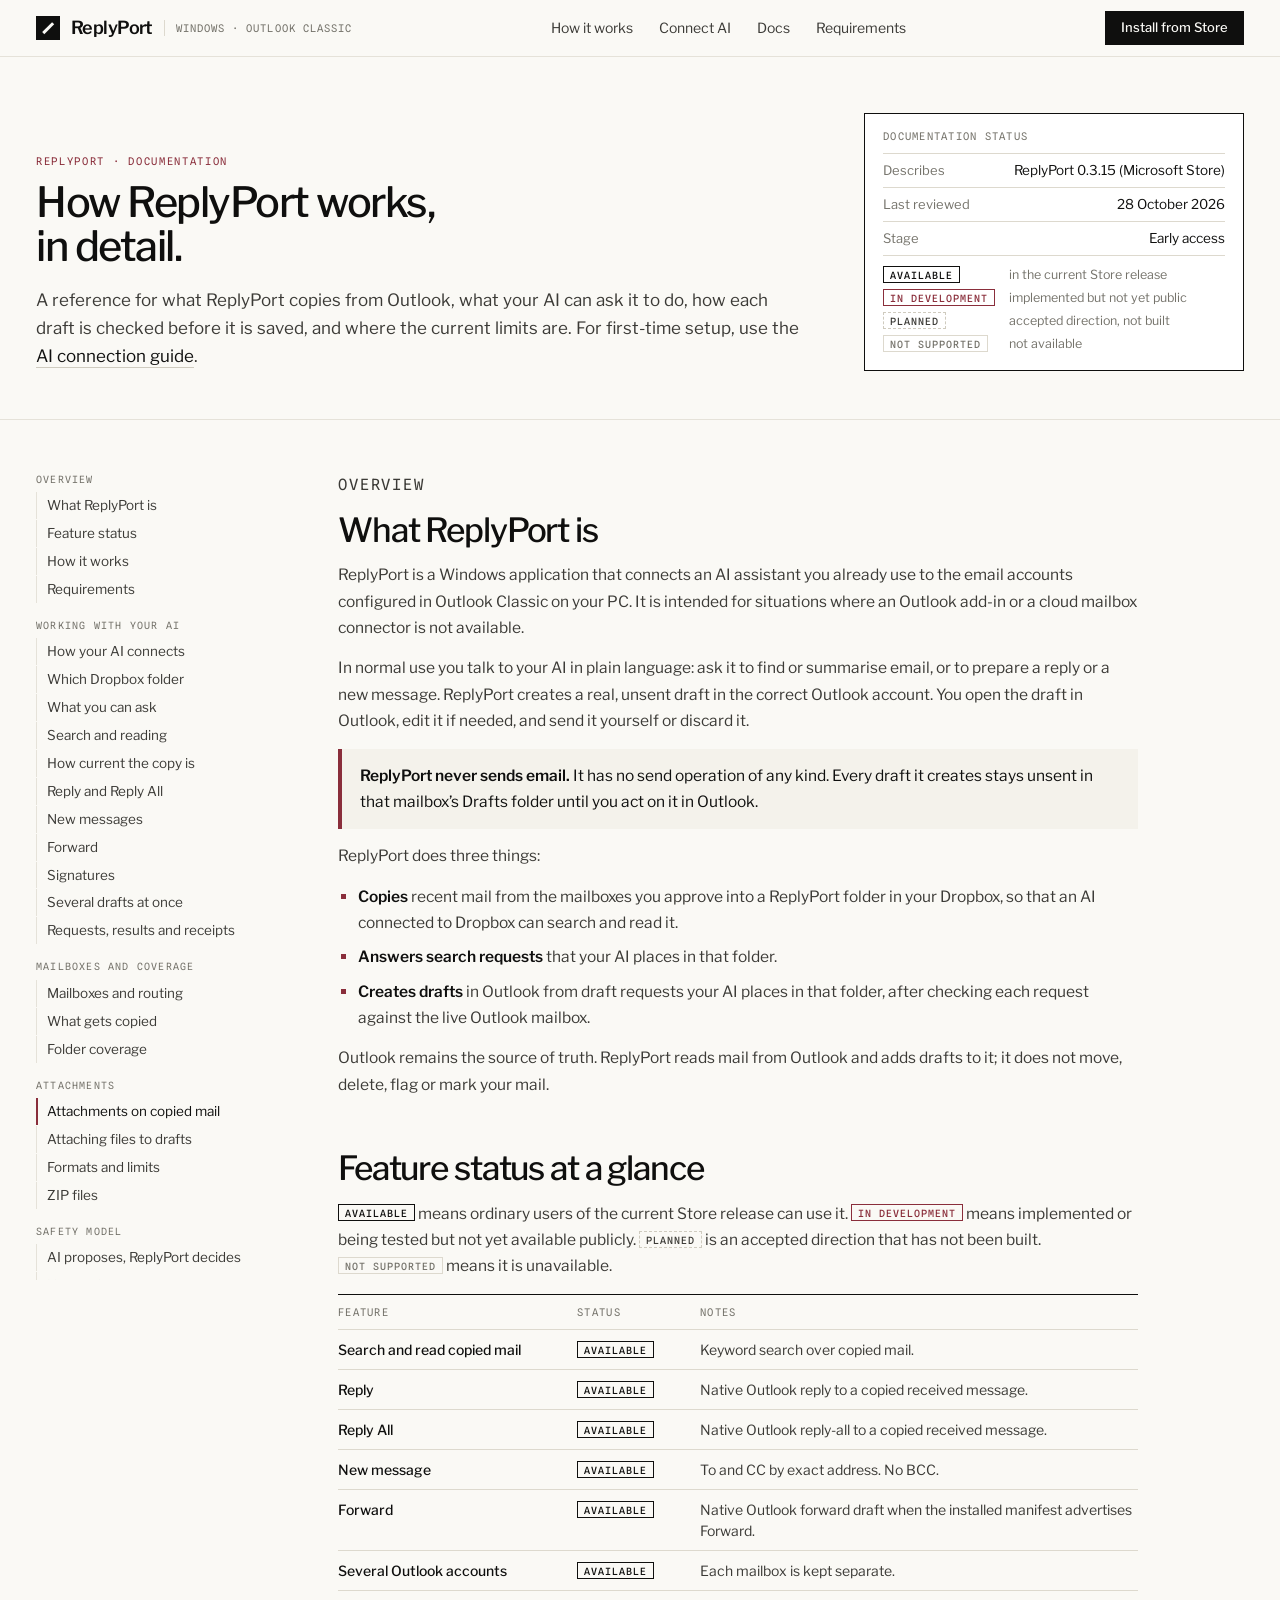
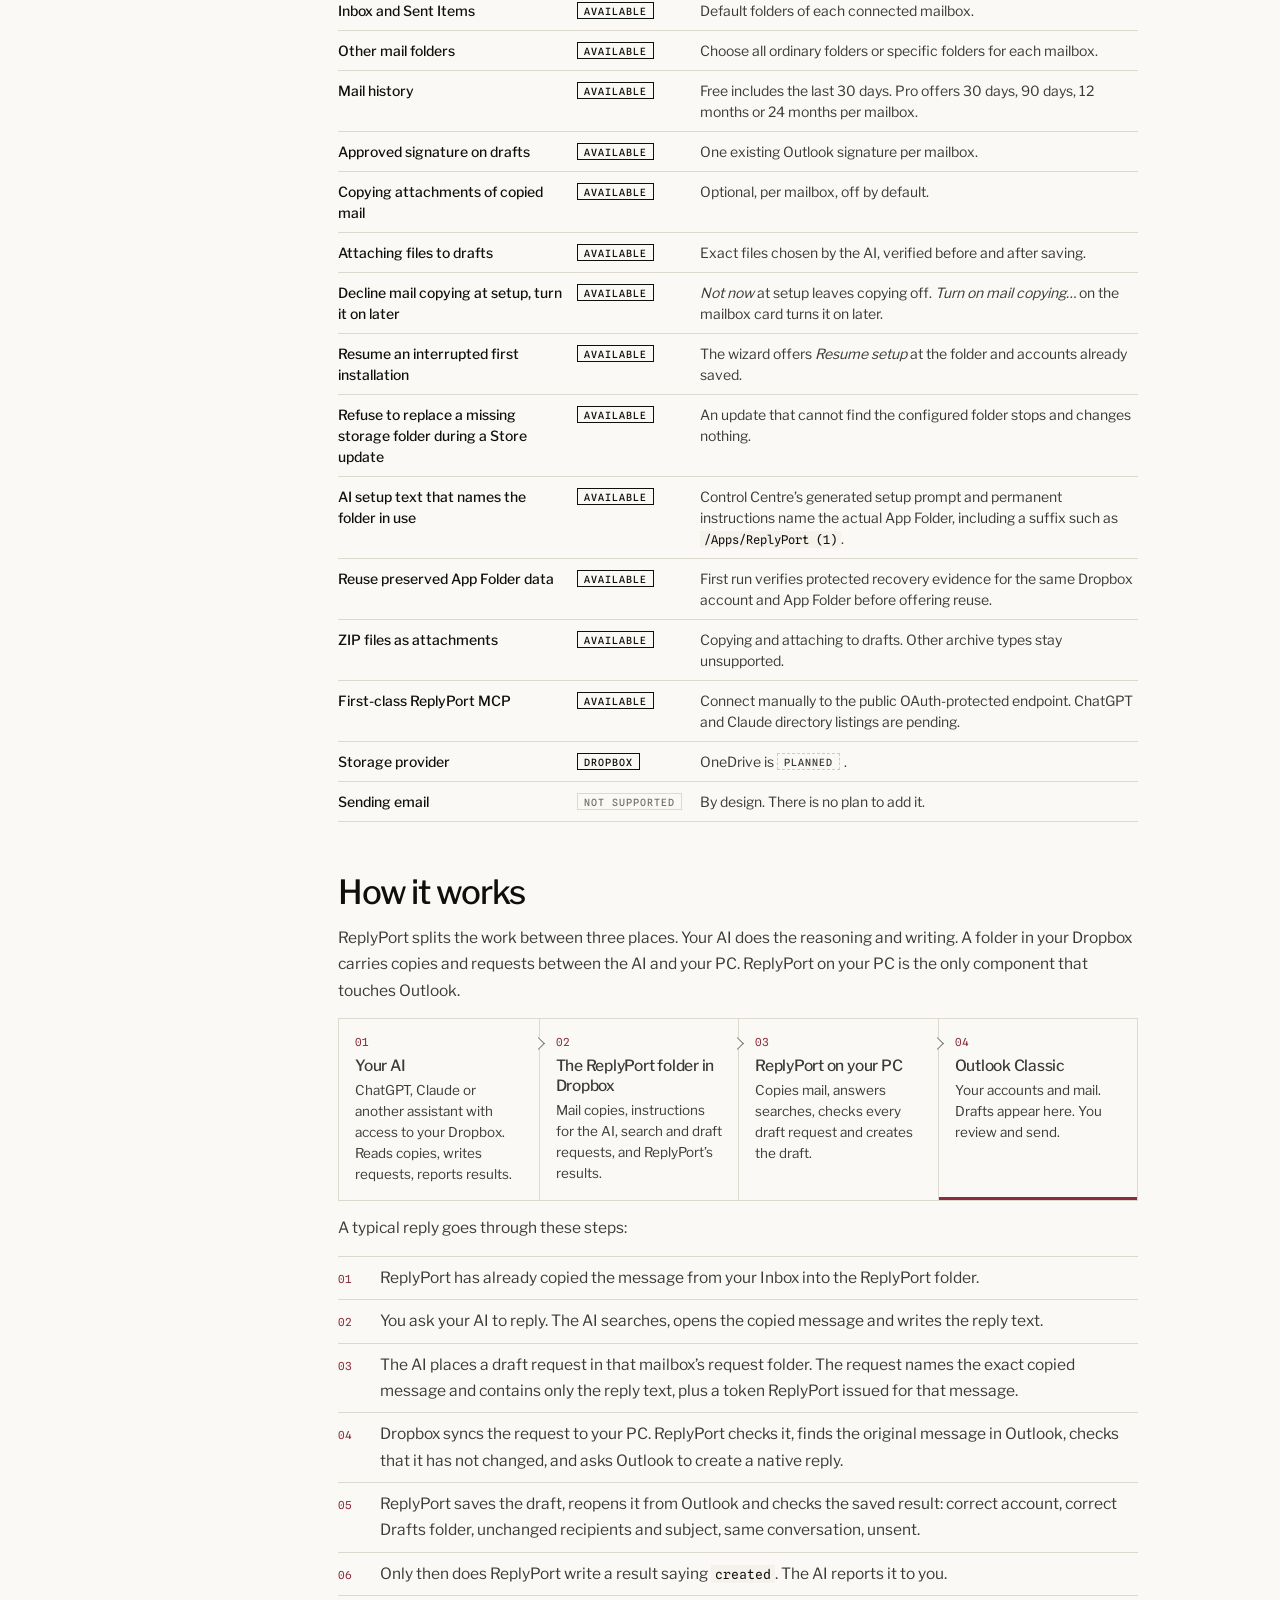
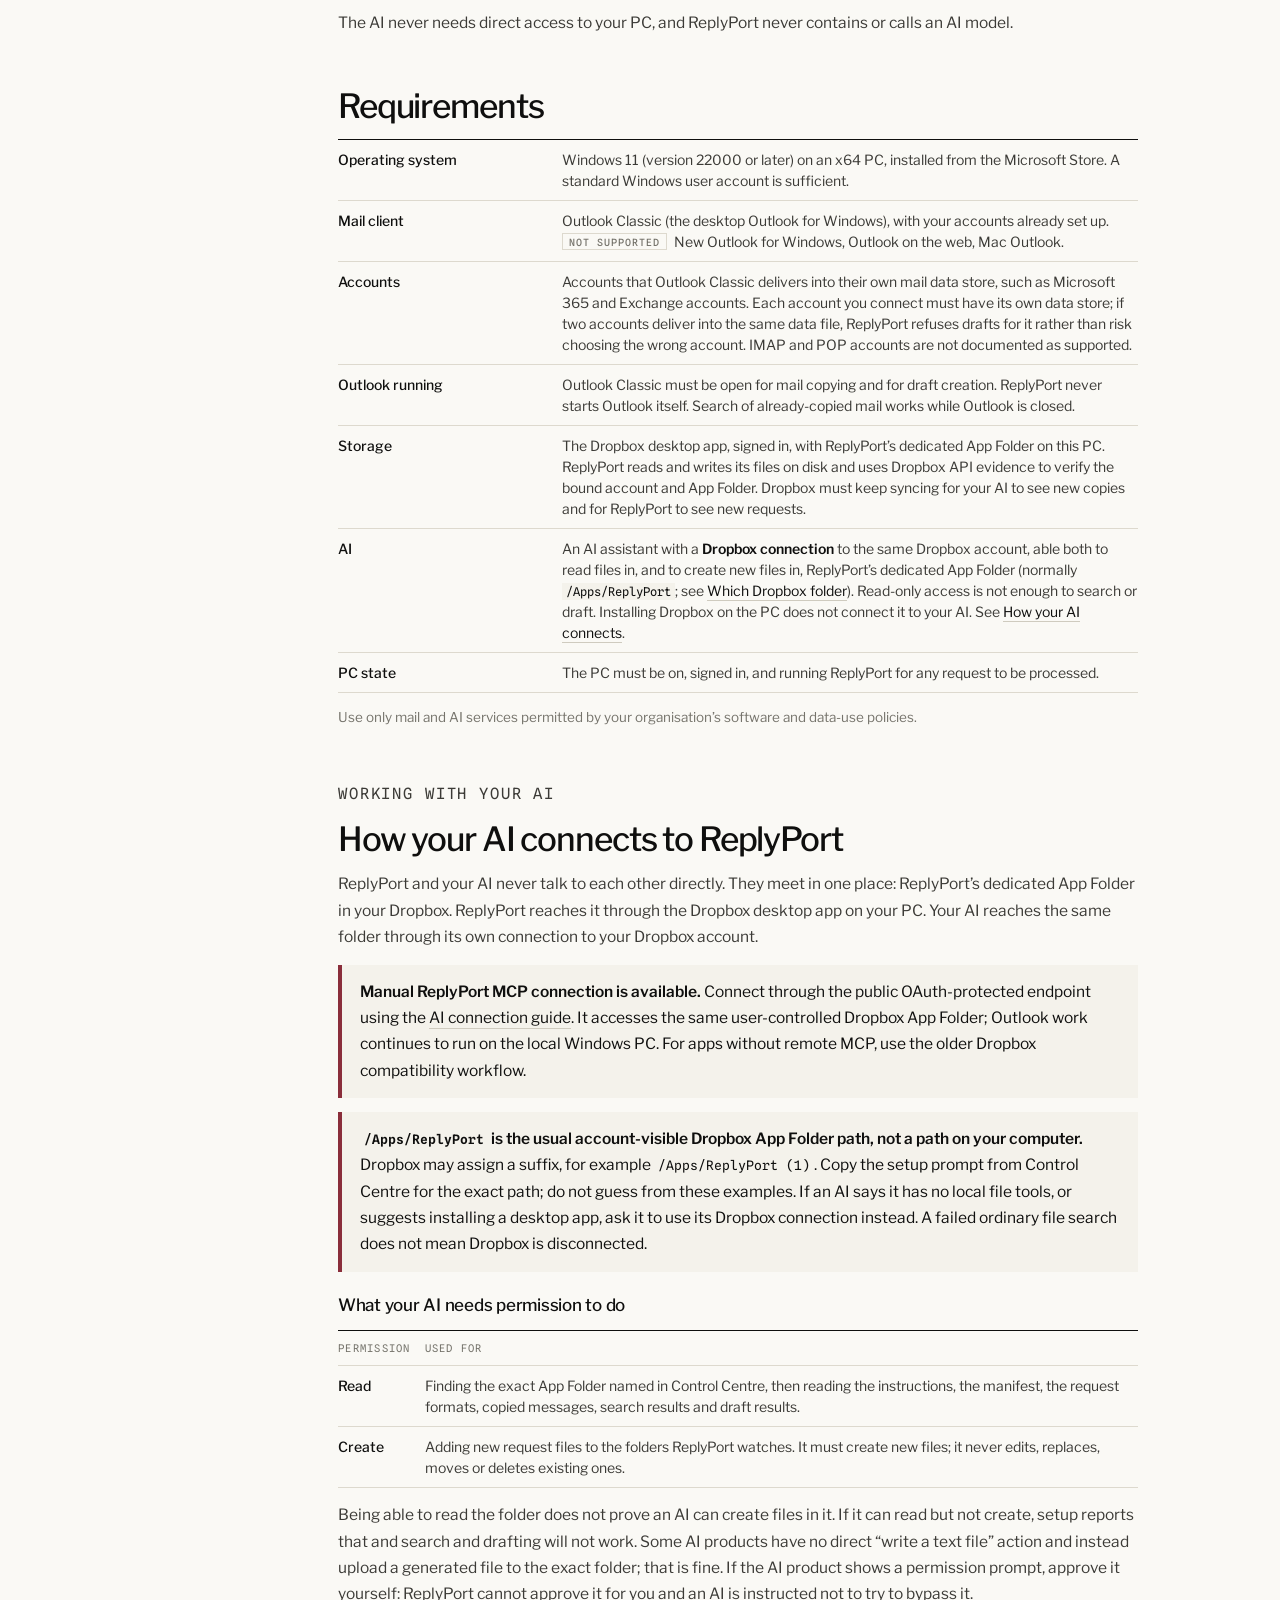
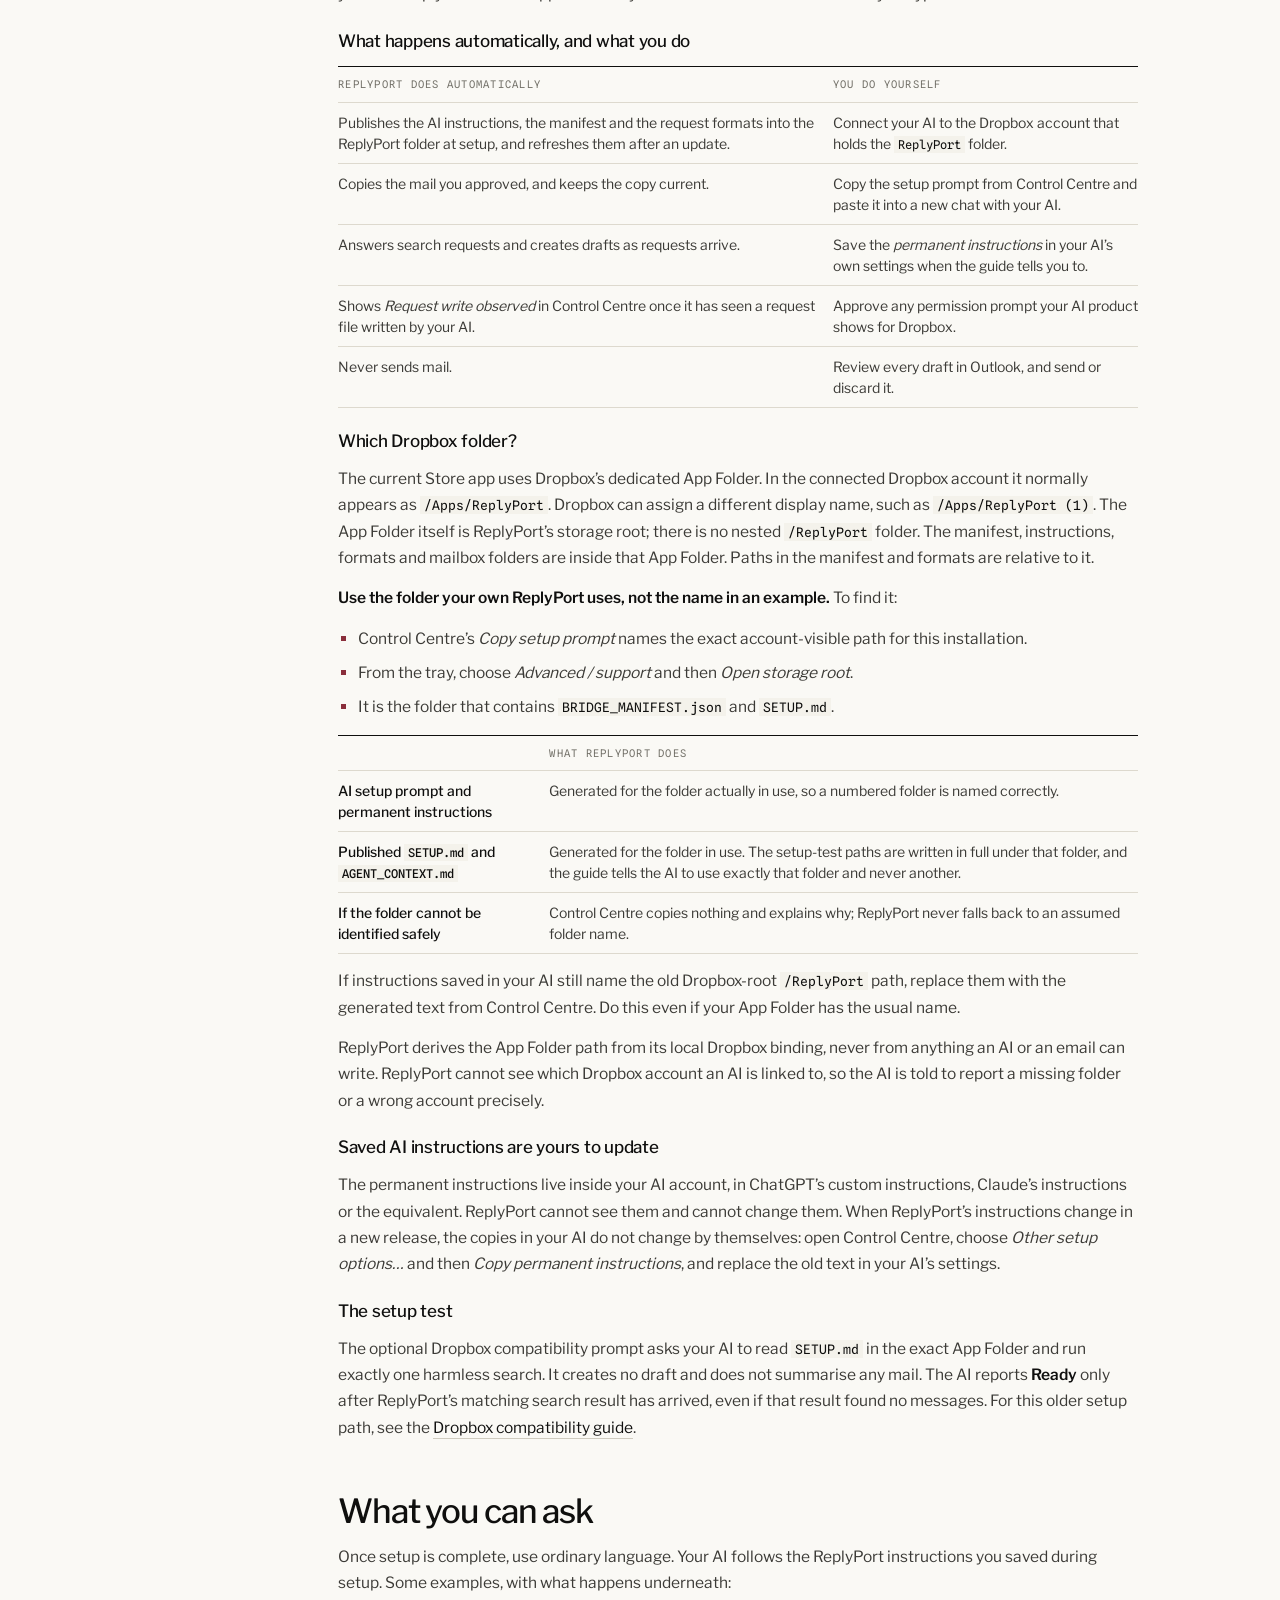
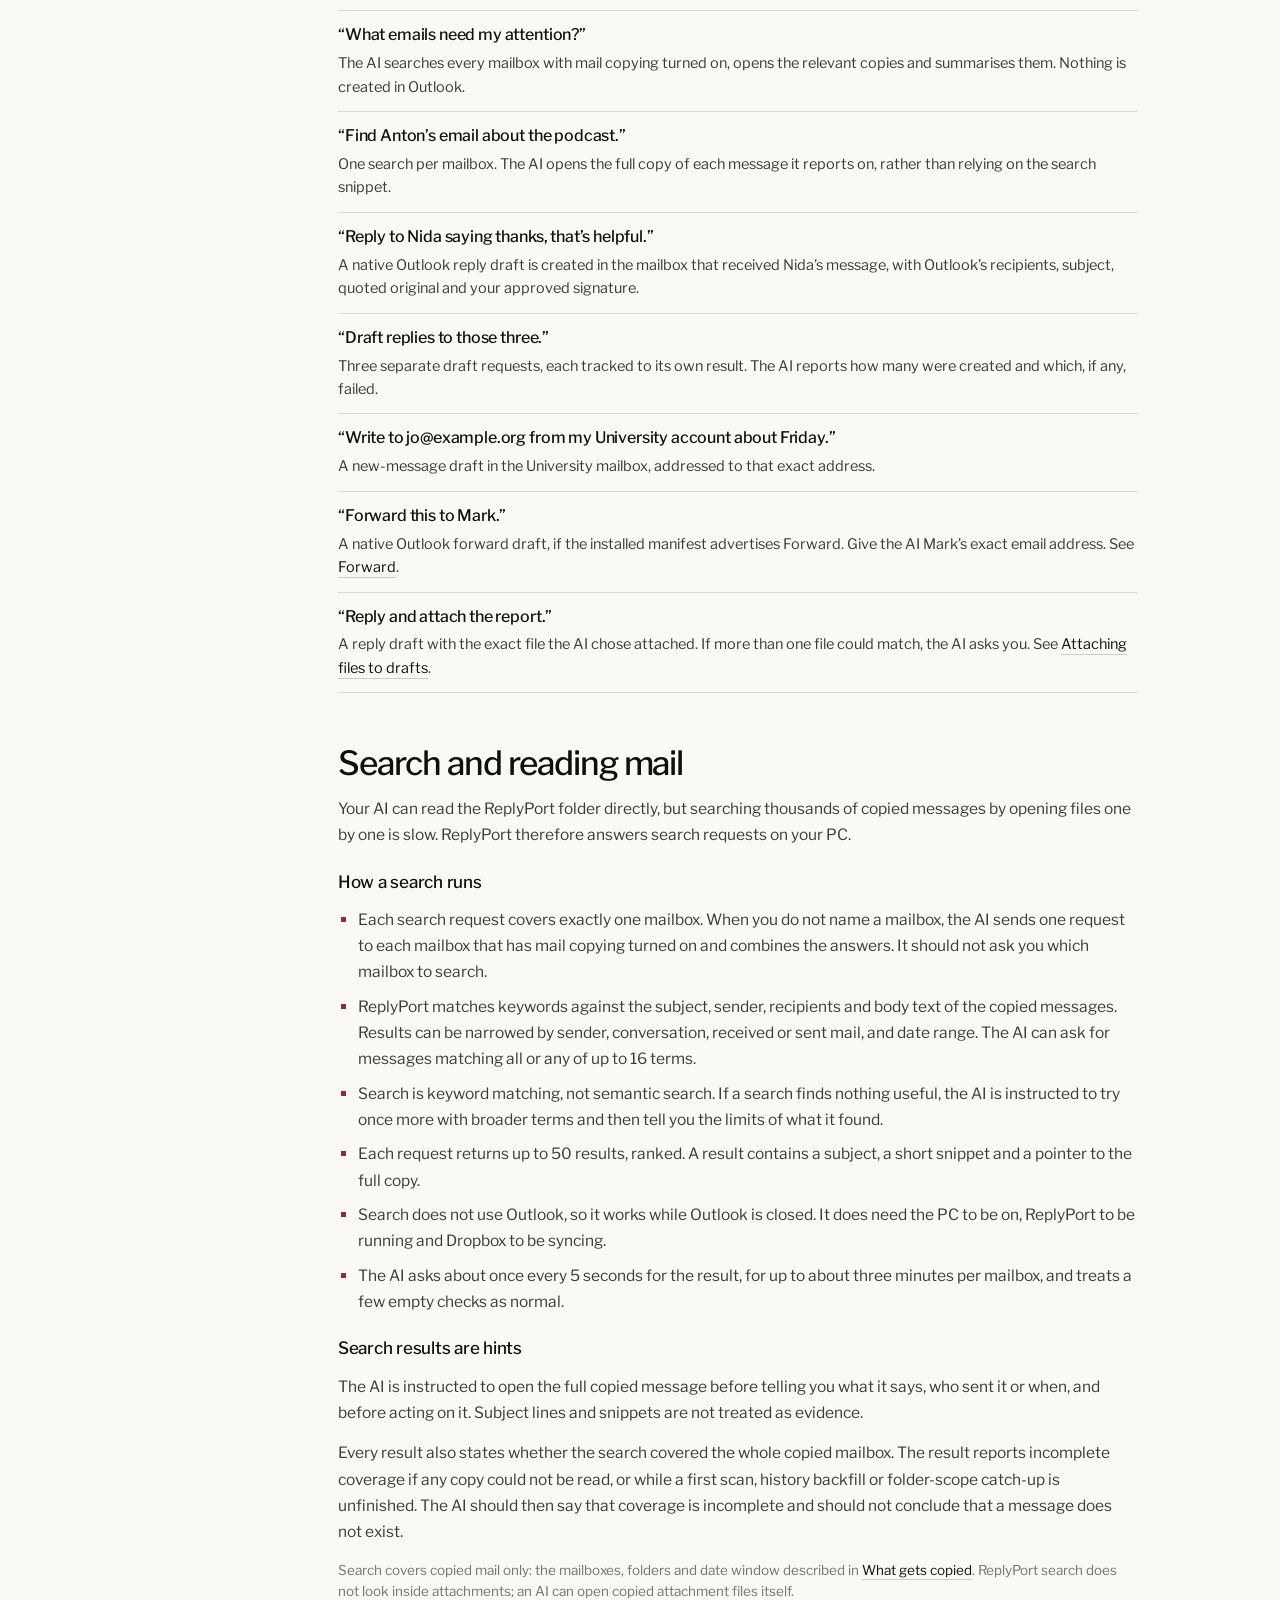
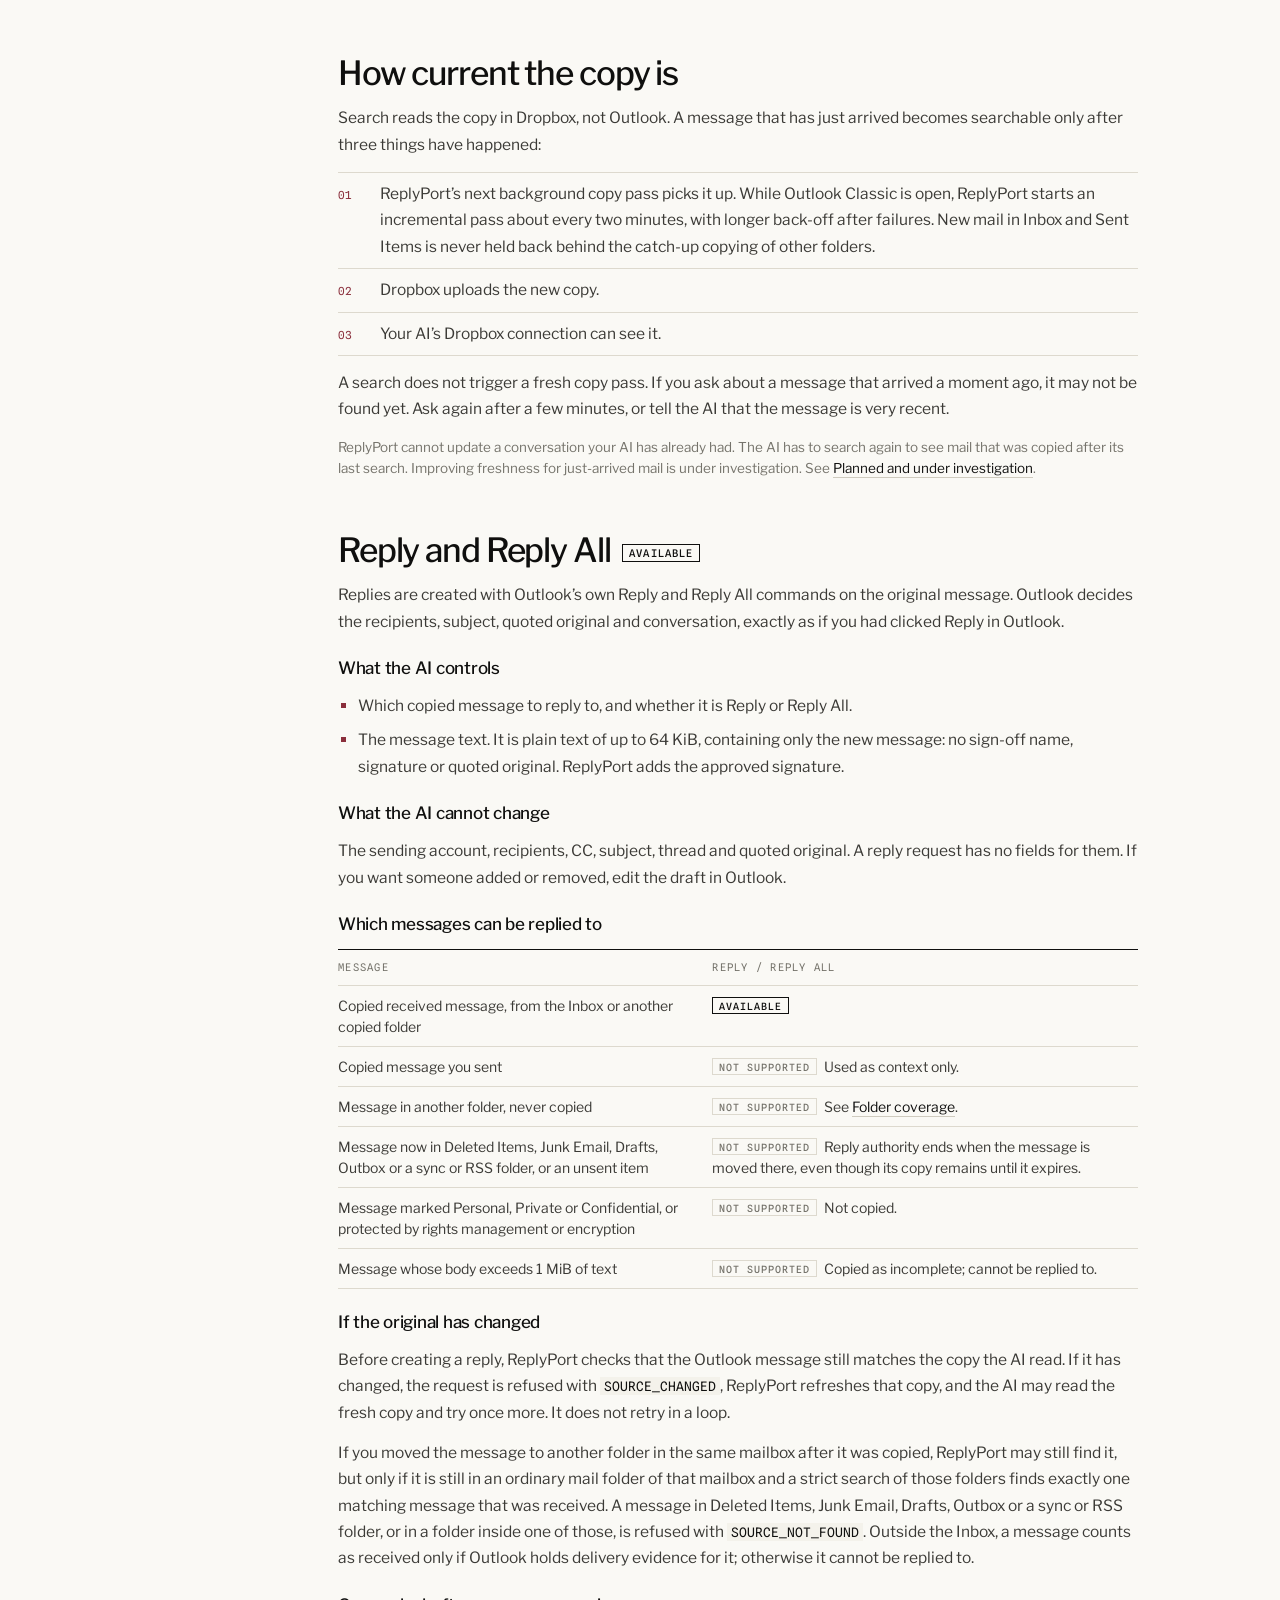
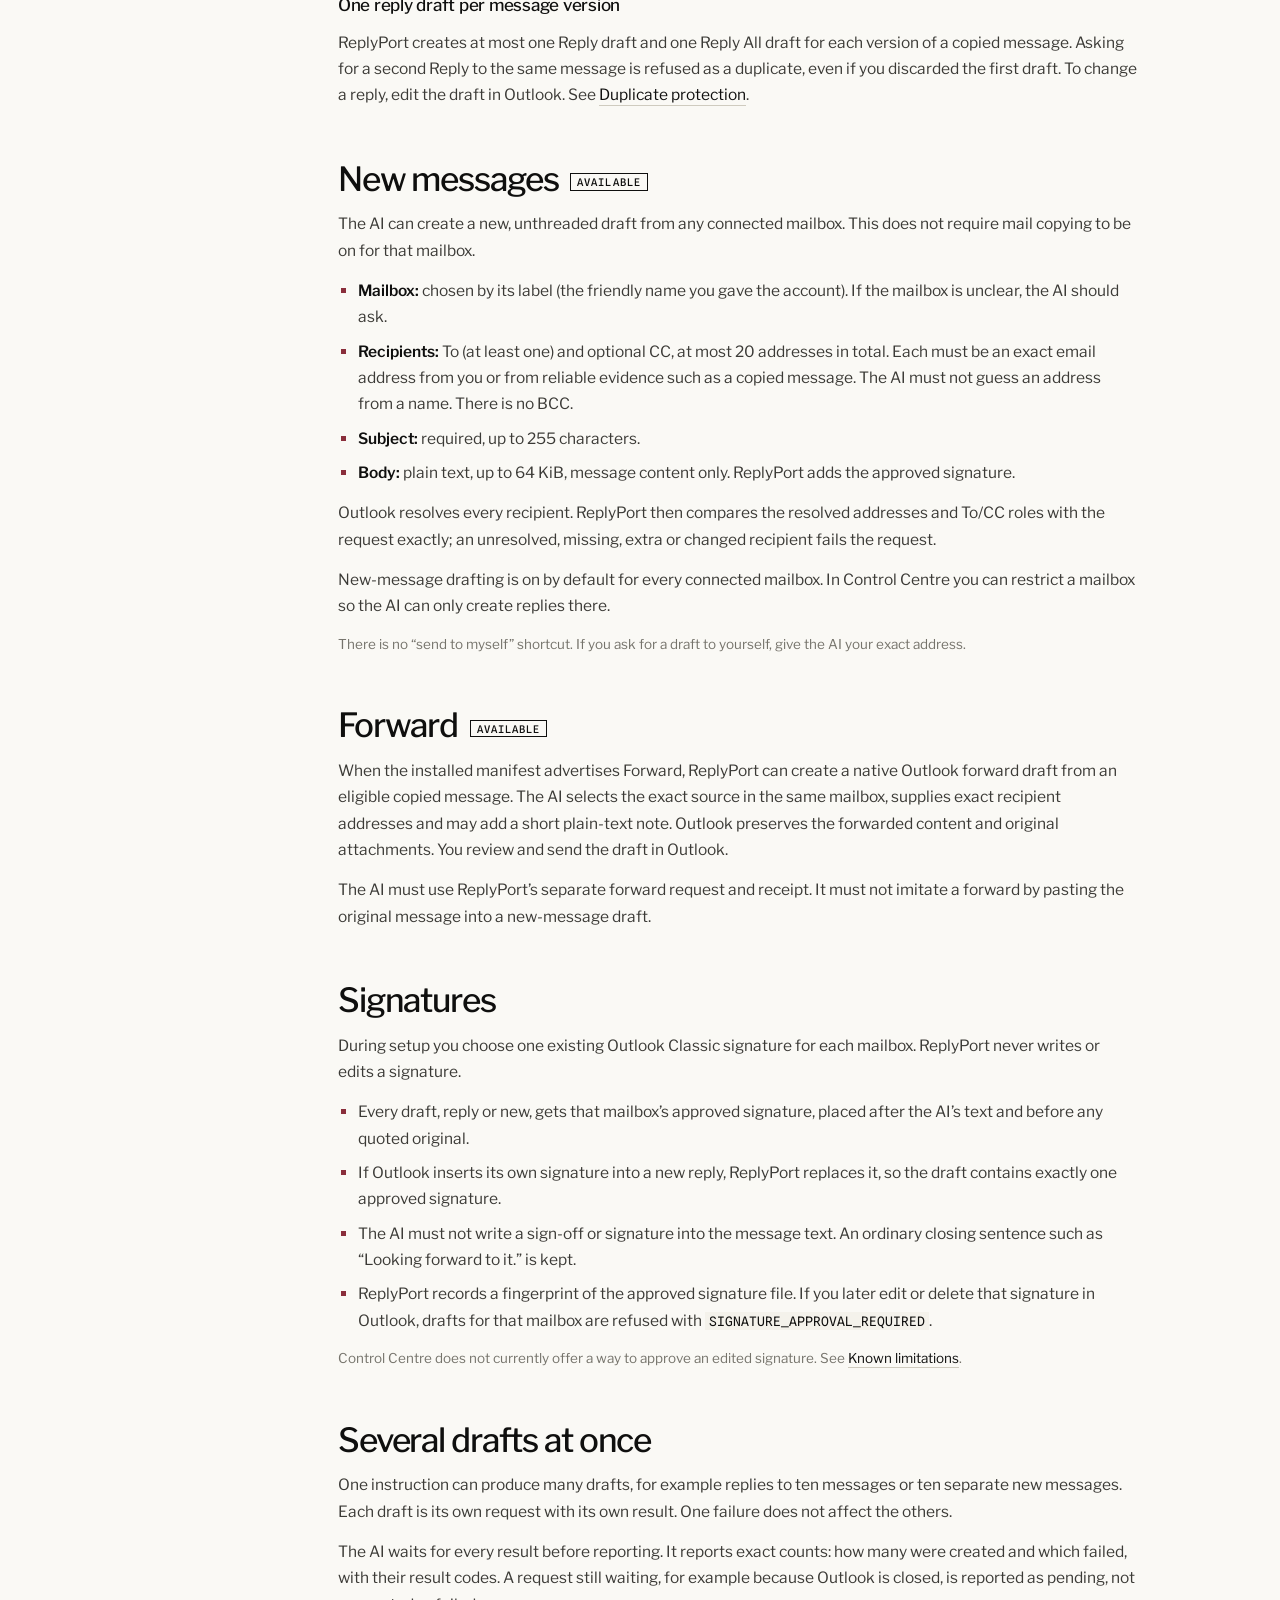
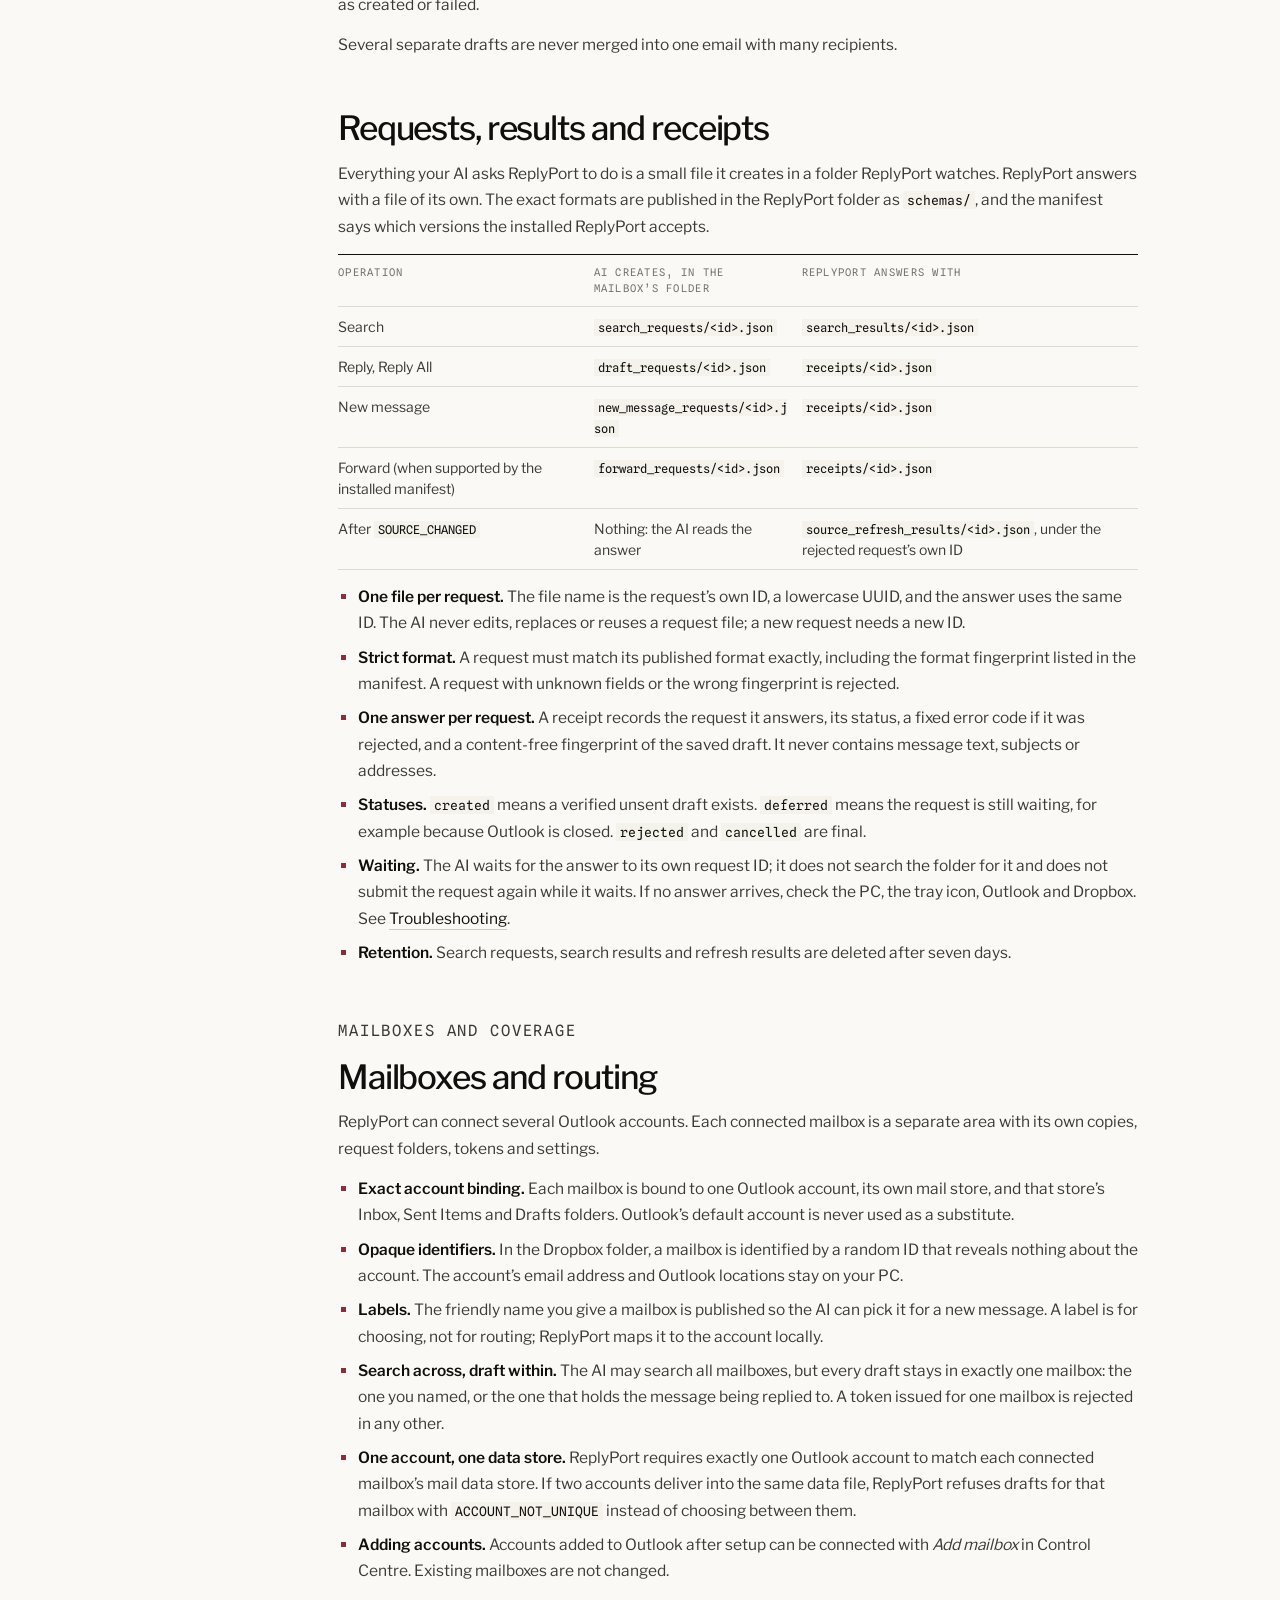
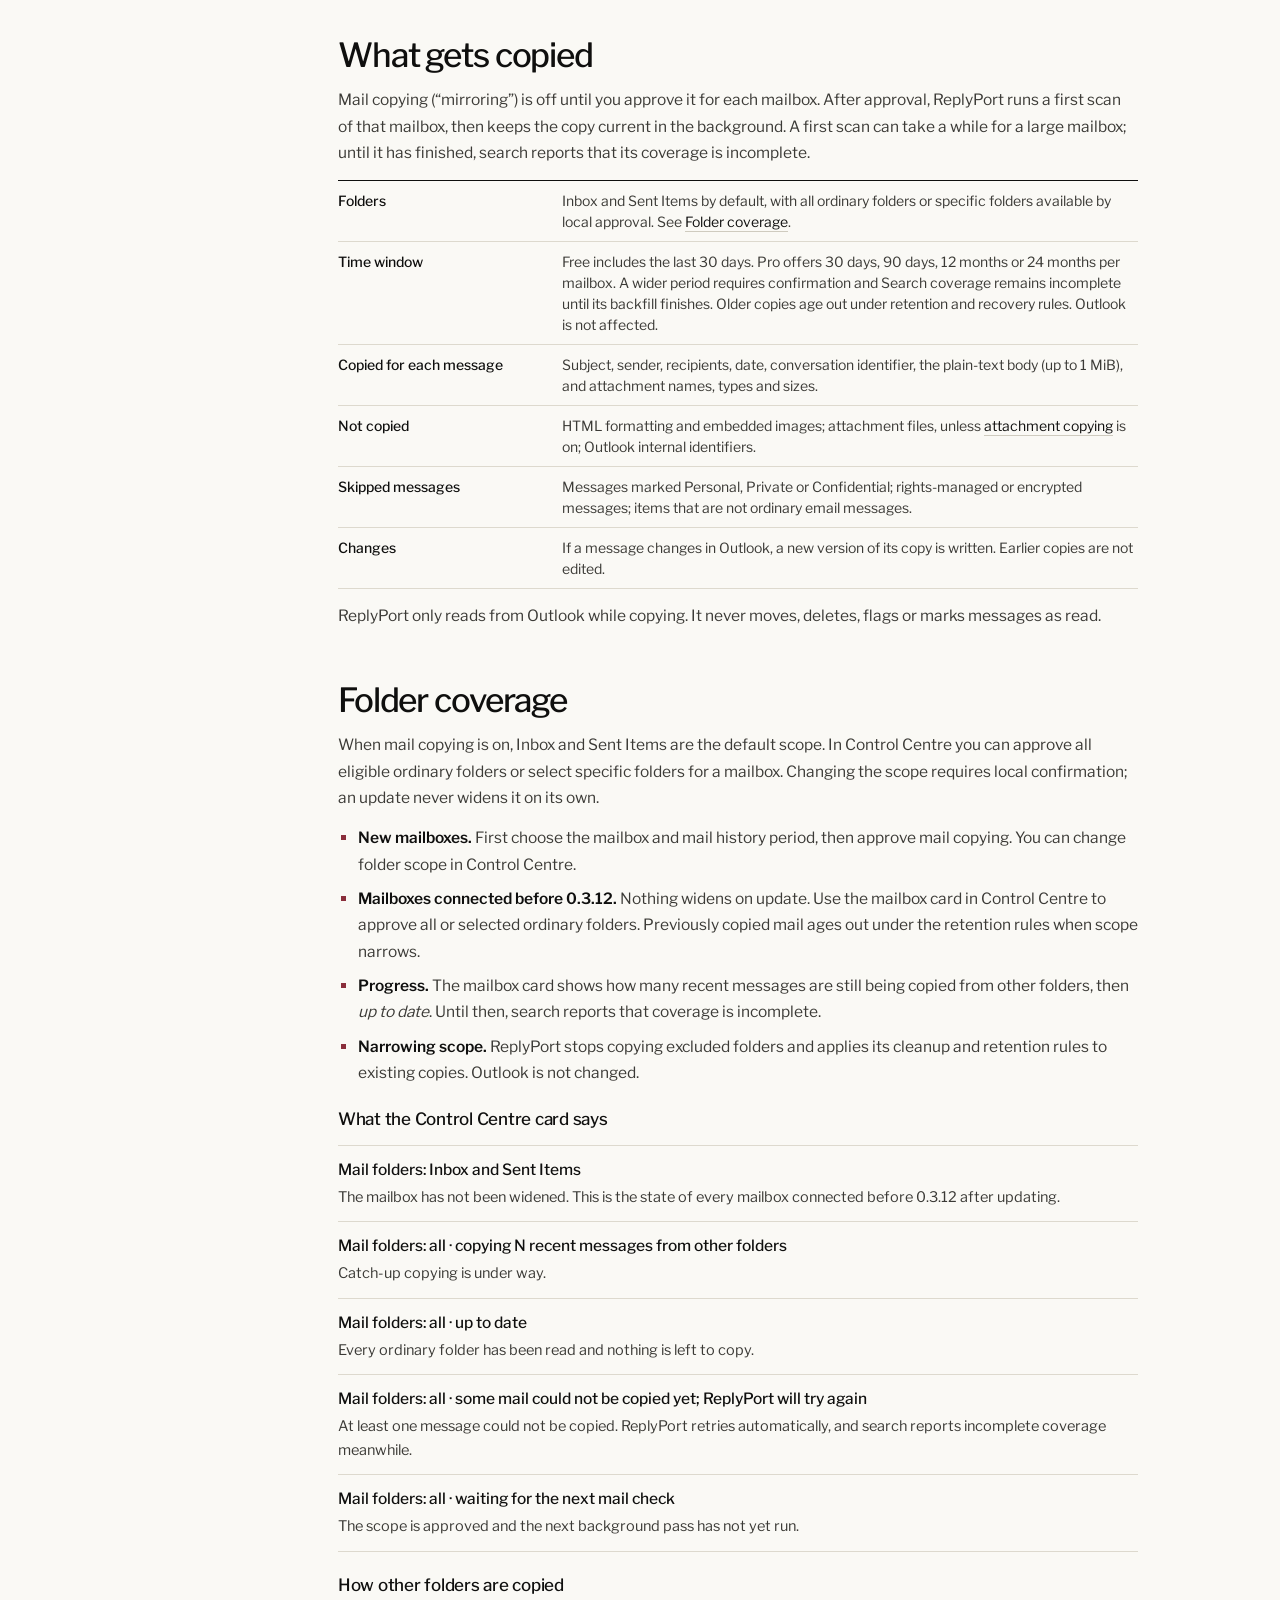
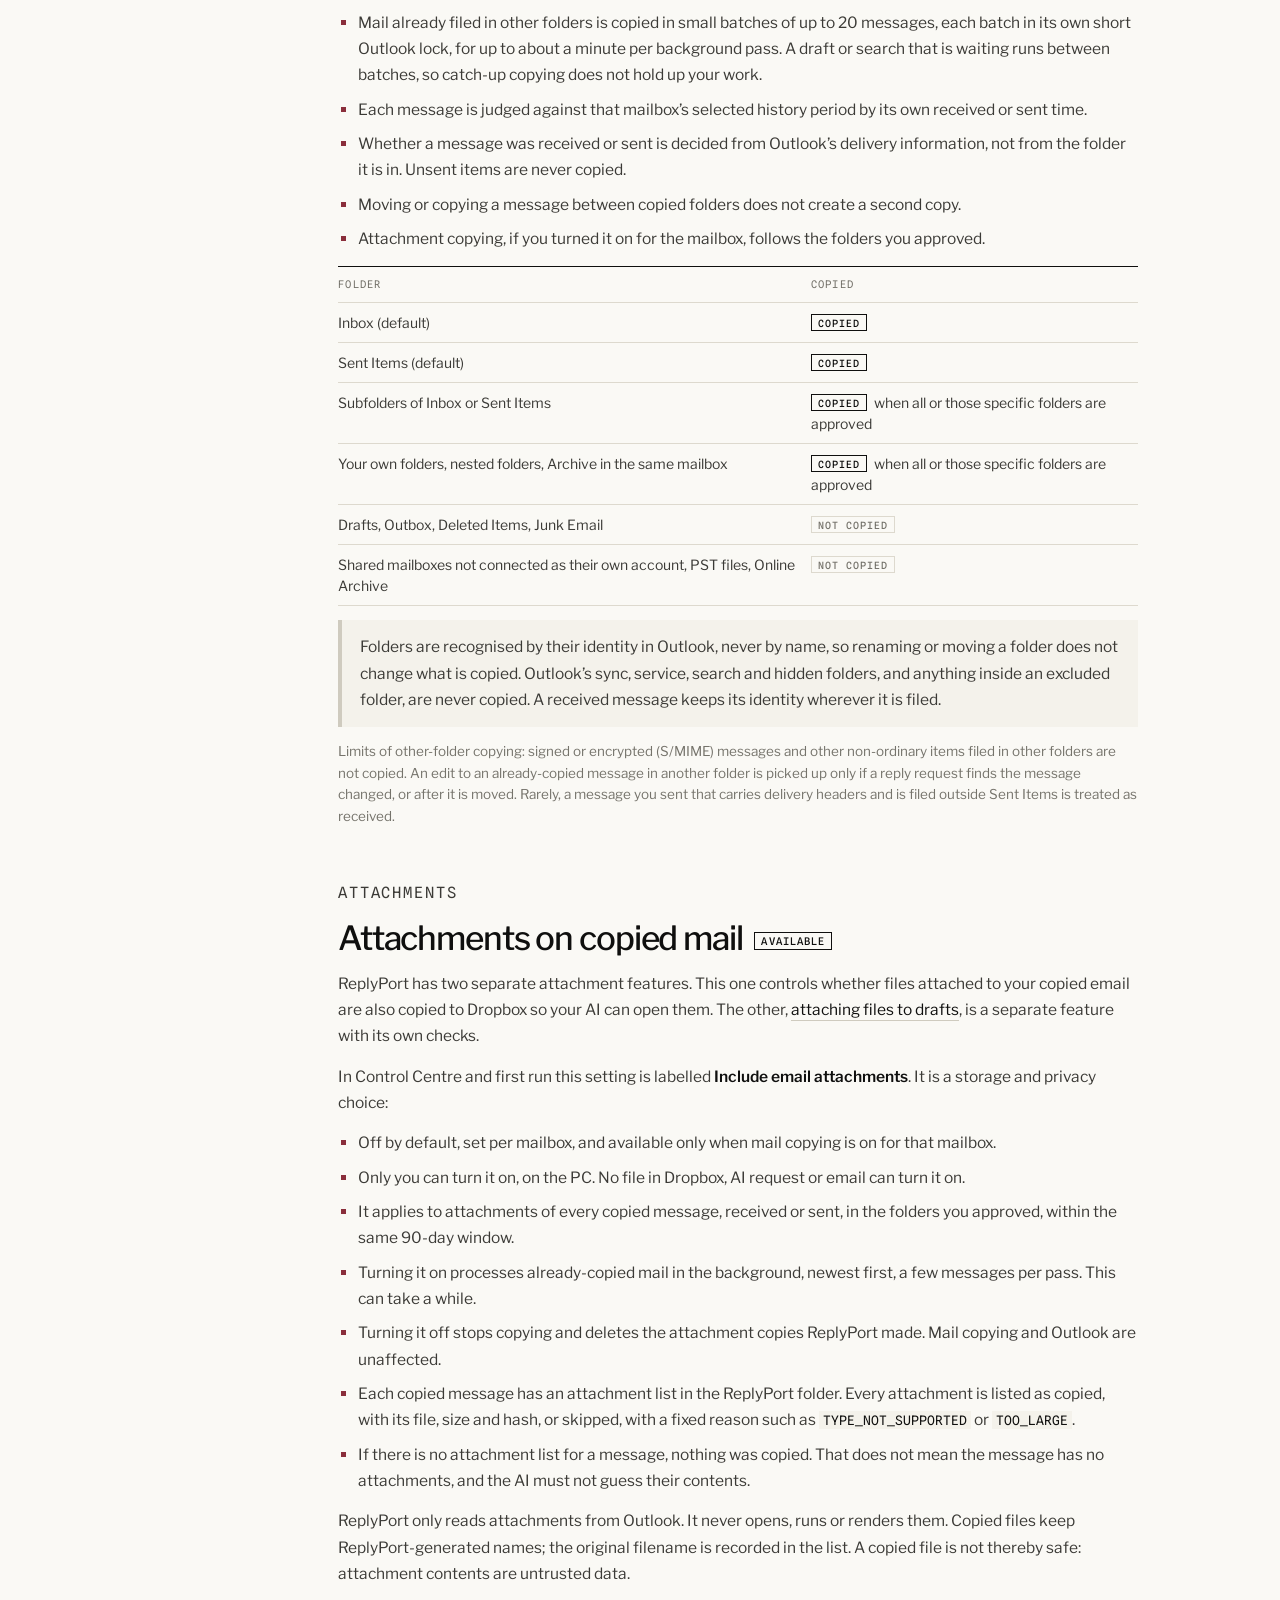
<file: docs/index.html>
<!DOCTYPE html>
<html lang="en">
<head>
<meta charset="utf-8">
<meta name="viewport" content="width=device-width, initial-scale=1">
<title>ReplyPort documentation</title>
<meta name="description" content="Technical reference for ReplyPort: what it copies from Outlook Classic, how your AI searches and requests drafts, how drafts are verified, what is supported, and what is not.">
<link rel="canonical" href="https://replyport.github.io/docs/">
<meta name="theme-color" content="#FAF9F5" media="(prefers-color-scheme: light)">
<meta name="theme-color" content="#0F0F0E" media="(prefers-color-scheme: dark)">
<meta name="color-scheme" content="light dark">
<link rel="icon" href="../favicon.svg" type="image/svg+xml">
<link rel="apple-touch-icon" href="../apple-touch-icon.png">
<link rel="preload" href="../assets/fonts/libre-franklin-latin.woff2" as="font" type="font/woff2" crossorigin>
<link rel="preload" href="../assets/fonts/spline-sans-mono-latin.woff2" as="font" type="font/woff2" crossorigin>
<link rel="stylesheet" href="../assets/site.css">
<!-- Google tag (gtag.js) -->
<script async src="https://www.googletagmanager.com/gtag/js?id=AW-18493139821"></script>
<script>
  window.dataLayer = window.dataLayer || [];
  function gtag(){dataLayer.push(arguments);}
  gtag('js', new Date());
  gtag('config', 'AW-18493139821');
</script>
<script src="../assets/measurement.js" defer></script>
</head>

<body id="top">
<a class="skip-link" href="#main">Skip to content</a>

<header class="topbar">
  <div class="wrap topbar__bar">
    <a class="lockup" href="../" aria-label="ReplyPort, home">
      <span class="rp-mark rp-mark--24 rp-mark--idle" role="img" aria-label="ReplyPort"><i></i></span>
      <span class="wordmark">ReplyPort</span>
      <span class="lockup__tag">Windows &#183; Outlook Classic</span>
    </a>
    <nav class="topbar__links" aria-label="Primary">
      <a href="../#how">How it works</a>
      <a href="../connect/">Connect AI</a>
      <a href="./" aria-current="page">Docs</a>
      <a href="../#windows">Requirements</a>
    </nav>
    <a class="btn btn--small" href="https://apps.microsoft.com/detail/9PPGN3H4QGJJ">Install from Store</a>
  </div>
  <details class="navdrop">
    <summary><span class="wrap navdrop__summary">Sections</span></summary>
    <nav class="wrap navdrop__menu" aria-label="Primary, compact">
      <a href="../#how">How it works</a>
      <a href="../connect/">Connect AI</a>
      <a href="./" aria-current="page">Docs</a>
      <a href="../#windows">Requirements</a>
    </nav>
  </details>
</header>

<main id="main">
  <header class="band docs-hero">
    <div class="wrap docs-hero__inner">
      <div class="docs-hero__text">
        <p class="eyebrow eyebrow--widest eyebrow--signal">ReplyPort &#183; Documentation</p>
        <h1>How ReplyPort works, in detail.</h1>
        <p class="docs-standfirst">A reference for what ReplyPort copies from Outlook, what your AI can ask it to do, how each draft is checked before it is saved, and where the current limits are. For first-time setup, use the <a class="link" href="../connect/">AI connection guide</a>.</p>
      </div>

      <!-- RELEASE STATUS: states the documented Store version and the review
           date. Update this block and the "Release status" table under Updates
           whenever the documentation is reviewed against a release. Elsewhere
           the page says "the current release", with deliberate "from version X"
           notes where older installations behave differently. Labels:
           Available (in the current Store release), Planned (accepted
           direction, not built) and Not supported. -->
      <aside class="docs-release" aria-labelledby="docs-release-title">
        <p class="eyebrow" id="docs-release-title">Documentation status</p>
        <dl class="docs-release__list">
          <div><dt>Describes</dt><dd>ReplyPort 0.3.15 (Microsoft Store)</dd></div>
          <div><dt>Last reviewed</dt><dd><time datetime="2026-10-28">28 October 2026</time></dd></div>
          <div><dt>Stage</dt><dd>Early access</dd></div>
        </dl>
        <ul class="docs-release__legend" aria-label="Status labels">
          <li><span class="st st--yes">Available</span> in the current Store release</li>
          <li><span class="st st--dev">In development</span> implemented but not yet public</li>
          <li><span class="st st--planned">Planned</span> accepted direction, not built</li>
          <li><span class="st st--no">Not supported</span> not available</li>
        </ul>
      </aside>
    </div>
  </header>

  <div class="wrap docs-layout">
    <details class="docs-toc" id="contents" open>
      <summary>Contents</summary>
      <nav aria-label="Documentation sections">
        <p class="docs-toc__group">Overview</p>
        <a href="#what">What ReplyPort is</a>
        <a href="#status">Feature status</a>
        <a href="#architecture">How it works</a>
        <a href="#requirements">Requirements</a>

        <p class="docs-toc__group">Working with your AI</p>
        <a href="#ai-connection">How your AI connects</a>
        <a href="#which-folder">Which Dropbox folder</a>
        <a href="#workflows">What you can ask</a>
        <a href="#search">Search and reading</a>
        <a href="#freshness">How current the copy is</a>
        <a href="#reply">Reply and Reply All</a>
        <a href="#new-message">New messages</a>
        <a href="#forward">Forward</a>
        <a href="#signatures">Signatures</a>
        <a href="#batches">Several drafts at once</a>
        <a href="#requests">Requests, results and receipts</a>

        <p class="docs-toc__group">Mailboxes and coverage</p>
        <a href="#mailboxes">Mailboxes and routing</a>
        <a href="#mirroring">What gets copied</a>
        <a href="#folders">Folder coverage</a>

        <p class="docs-toc__group">Attachments</p>
        <a href="#attachment-mirroring">Attachments on copied mail</a>
        <a href="#outgoing-attachments">Attaching files to drafts</a>
        <a href="#attachment-limits">Formats and limits</a>
        <a href="#zip">ZIP files</a>

        <p class="docs-toc__group">Safety model</p>
        <a href="#safety">AI proposes, ReplyPort decides</a>
        <a href="#no-send">No-send guarantee</a>
        <a href="#verification">Draft verification</a>
        <a href="#duplicates">Duplicate protection</a>
        <a href="#ambiguity">When something is unclear</a>
        <a href="#untrusted">Email is data, not instructions</a>

        <p class="docs-toc__group">Running ReplyPort</p>
        <a href="#first-run">First run</a>
        <a href="#mirroring-consent">Consent for mail copying</a>
        <a href="#tray">Background operation</a>
        <a href="#control-centre">Control Centre</a>
        <a href="#updates">Updates</a>
        <a href="#recovery">Upgrades, moved folders and recovery</a>
        <a href="#removal">Removing ReplyPort</a>

        <p class="docs-toc__group">Data and privacy</p>
        <a href="#storage">Where data is kept</a>
        <a href="#privacy">Privacy summary</a>

        <p class="docs-toc__group">Reference</p>
        <a href="#limitations">Known limitations</a>
        <a href="#roadmap">Planned and under investigation</a>
        <a href="#troubleshooting">Troubleshooting</a>
        <a href="#errors">Result codes</a>
        <a href="#technical">Technical architecture</a>
      </nav>
    </details>

    <article class="docs-copy">

      <!-- ================= Overview ================= -->

      <section id="what">
        <p class="eyebrow">Overview</p>
        <h2>What ReplyPort is</h2>
        <p>ReplyPort is a Windows application that connects an AI assistant you already use to the email accounts configured in Outlook Classic on your PC. It is intended for situations where an Outlook add-in or a cloud mailbox connector is not available.</p>
        <p>In normal use you talk to your AI in plain language: ask it to find or summarise email, or to prepare a reply or a new message. ReplyPort creates a real, unsent draft in the correct Outlook account. You open the draft in Outlook, edit it if needed, and send it yourself or discard it.</p>
        <p class="docs-callout"><strong>ReplyPort never sends email.</strong> It has no send operation of any kind. Every draft it creates stays unsent in that mailbox&#8217;s Drafts folder until you act on it in Outlook.</p>
        <p>ReplyPort does three things:</p>
        <ul>
          <li><strong>Copies</strong> recent mail from the mailboxes you approve into a ReplyPort folder in your Dropbox, so that an AI connected to Dropbox can search and read it.</li>
          <li><strong>Answers search requests</strong> that your AI places in that folder.</li>
          <li><strong>Creates drafts</strong> in Outlook from draft requests your AI places in that folder, after checking each request against the live Outlook mailbox.</li>
        </ul>
        <p>Outlook remains the source of truth. ReplyPort reads mail from Outlook and adds drafts to it; it does not move, delete, flag or mark your mail.</p>
      </section>

      <section id="status">
        <h2>Feature status at a glance</h2>
        <p><span class="st st--yes">Available</span> means ordinary users of the current Store release can use it. <span class="st st--dev">In development</span> means implemented or being tested but not yet available publicly. <span class="st st--planned">Planned</span> is an accepted direction that has not been built. <span class="st st--no">Not supported</span> means it is unavailable.</p>
        <div class="docs-table-wrap">
          <table class="docs-table">
            <thead><tr><th scope="col">Feature</th><th scope="col">Status</th><th scope="col">Notes</th></tr></thead>
            <tbody>
              <tr><th scope="row"><a href="#search">Search and read copied mail</a></th><td><span class="st st--yes">Available</span></td><td>Keyword search over copied mail.</td></tr>
              <tr><th scope="row"><a href="#reply">Reply</a></th><td><span class="st st--yes">Available</span></td><td>Native Outlook reply to a copied received message.</td></tr>
              <tr><th scope="row"><a href="#reply">Reply All</a></th><td><span class="st st--yes">Available</span></td><td>Native Outlook reply-all to a copied received message.</td></tr>
              <tr><th scope="row"><a href="#new-message">New message</a></th><td><span class="st st--yes">Available</span></td><td>To and CC by exact address. No BCC.</td></tr>
              <tr><th scope="row"><a href="#forward">Forward</a></th><td><span class="st st--yes">Available</span></td><td>Native Outlook forward draft when the installed manifest advertises Forward.</td></tr>
              <tr><th scope="row"><a href="#mailboxes">Several Outlook accounts</a></th><td><span class="st st--yes">Available</span></td><td>Each mailbox is kept separate.</td></tr>
              <tr><th scope="row"><a href="#folders">Inbox and Sent Items</a></th><td><span class="st st--yes">Available</span></td><td>Default folders of each connected mailbox.</td></tr>
              <tr><th scope="row"><a href="#folders">Other mail folders</a></th><td><span class="st st--yes">Available</span></td><td>Choose all ordinary folders or specific folders for each mailbox.</td></tr>
              <tr><th scope="row"><a href="#mirroring">Mail history</a></th><td><span class="st st--yes">Available</span></td><td>Free includes the last 30 days. Pro offers 30 days, 90 days, 12 months or 24 months per mailbox.</td></tr>
              <tr><th scope="row"><a href="#signatures">Approved signature on drafts</a></th><td><span class="st st--yes">Available</span></td><td>One existing Outlook signature per mailbox.</td></tr>
              <tr><th scope="row"><a href="#attachment-mirroring">Copying attachments of copied mail</a></th><td><span class="st st--yes">Available</span></td><td>Optional, per mailbox, off by default.</td></tr>
              <tr><th scope="row"><a href="#outgoing-attachments">Attaching files to drafts</a></th><td><span class="st st--yes">Available</span></td><td>Exact files chosen by the AI, verified before and after saving.</td></tr>
              <tr><th scope="row"><a href="#mirroring-consent">Decline mail copying at setup, turn it on later</a></th><td><span class="st st--yes">Available</span></td><td><em>Not now</em> at setup leaves copying off. <em>Turn on mail copying&#8230;</em> on the mailbox card turns it on later.</td></tr>
              <tr><th scope="row"><a href="#recovery">Resume an interrupted first installation</a></th><td><span class="st st--yes">Available</span></td><td>The wizard offers <em>Resume setup</em> at the folder and accounts already saved.</td></tr>
              <tr><th scope="row"><a href="#recovery">Refuse to replace a missing storage folder during a Store update</a></th><td><span class="st st--yes">Available</span></td><td>An update that cannot find the configured folder stops and changes nothing.</td></tr>
              <tr><th scope="row"><a href="#which-folder">AI setup text that names the folder in use</a></th><td><span class="st st--yes">Available</span></td><td>Control Centre&#8217;s generated setup prompt and permanent instructions name the actual App Folder, including a suffix such as <code>/Apps/ReplyPort (1)</code>.</td></tr>
              <tr><th scope="row"><a href="#recovery">Reuse preserved App Folder data</a></th><td><span class="st st--yes">Available</span></td><td>First run verifies protected recovery evidence for the same Dropbox account and App Folder before offering reuse.</td></tr>
              <tr><th scope="row"><a href="#zip">ZIP files as attachments</a></th><td><span class="st st--yes">Available</span></td><td>Copying and attaching to drafts. Other archive types stay unsupported.</td></tr>
              <tr><th scope="row"><a href="#ai-connection">First-class ReplyPort MCP</a></th><td><span class="st st--yes">Available</span></td><td>Connect manually to the public OAuth-protected endpoint. ChatGPT and Claude directory listings are pending.</td></tr>
              <tr><th scope="row"><a href="#storage">Storage provider</a></th><td><span class="st st--yes">Dropbox</span></td><td>OneDrive is <span class="st st--planned">Planned</span>.</td></tr>
              <tr><th scope="row"><a href="#no-send">Sending email</a></th><td><span class="st st--no">Not supported</span></td><td>By design. There is no plan to add it.</td></tr>
            </tbody>
          </table>
        </div>
      </section>

      <section id="architecture">
        <h2>How it works</h2>
        <p>ReplyPort splits the work between three places. Your AI does the reasoning and writing. A folder in your Dropbox carries copies and requests between the AI and your PC. ReplyPort on your PC is the only component that touches Outlook.</p>

        <ol class="docs-flow" role="list" aria-label="Components, from your AI to Outlook">
          <li class="docs-flow__node">
            <span class="docs-flow__num">01</span>
            <h3>Your AI</h3>
            <p>ChatGPT, Claude or another assistant with access to your Dropbox. Reads copies, writes requests, reports results.</p>
          </li>
          <li class="docs-flow__node">
            <span class="docs-flow__num">02</span>
            <h3>The ReplyPort folder in Dropbox</h3>
            <p>Mail copies, instructions for the AI, search and draft requests, and ReplyPort&#8217;s results.</p>
          </li>
          <li class="docs-flow__node">
            <span class="docs-flow__num">03</span>
            <h3>ReplyPort on your PC</h3>
            <p>Copies mail, answers searches, checks every draft request and creates the draft.</p>
          </li>
          <li class="docs-flow__node docs-flow__node--you">
            <span class="docs-flow__num">04</span>
            <h3>Outlook Classic</h3>
            <p>Your accounts and mail. Drafts appear here. You review and send.</p>
          </li>
        </ol>

        <p>A typical reply goes through these steps:</p>
        <ol class="docs-steps">
          <li>ReplyPort has already copied the message from your Inbox into the ReplyPort folder.</li>
          <li>You ask your AI to reply. The AI searches, opens the copied message and writes the reply text.</li>
          <li>The AI places a draft request in that mailbox&#8217;s request folder. The request names the exact copied message and contains only the reply text, plus a token ReplyPort issued for that message.</li>
          <li>Dropbox syncs the request to your PC. ReplyPort checks it, finds the original message in Outlook, checks that it has not changed, and asks Outlook to create a native reply.</li>
          <li>ReplyPort saves the draft, reopens it from Outlook and checks the saved result: correct account, correct Drafts folder, unchanged recipients and subject, same conversation, unsent.</li>
          <li>Only then does ReplyPort write a result saying <code>created</code>. The AI reports it to you.</li>
        </ol>
        <p>The AI never needs direct access to your PC, and ReplyPort never contains or calls an AI model.</p>
      </section>

      <section id="requirements">
        <h2>Requirements</h2>
        <div class="docs-table-wrap">
          <table class="docs-table docs-table--kv">
            <tbody>
              <tr><th scope="row">Operating system</th><td>Windows 11 (version 22000 or later) on an x64 PC, installed from the Microsoft Store. A standard Windows user account is sufficient.</td></tr>
              <tr><th scope="row">Mail client</th><td>Outlook Classic (the desktop Outlook for Windows), with your accounts already set up. <span class="st st--no">Not supported</span> New Outlook for Windows, Outlook on the web, Mac Outlook.</td></tr>
              <tr><th scope="row">Accounts</th><td>Accounts that Outlook Classic delivers into their own mail data store, such as Microsoft 365 and Exchange accounts. Each account you connect must have its own data store; if two accounts deliver into the same data file, ReplyPort refuses drafts for it rather than risk choosing the wrong account. IMAP and POP accounts are not documented as supported.</td></tr>
              <tr><th scope="row">Outlook running</th><td>Outlook Classic must be open for mail copying and for draft creation. ReplyPort never starts Outlook itself. Search of already-copied mail works while Outlook is closed.</td></tr>
              <tr><th scope="row">Storage</th><td>The Dropbox desktop app, signed in, with ReplyPort&#8217;s dedicated App Folder on this PC. ReplyPort reads and writes its files on disk and uses Dropbox API evidence to verify the bound account and App Folder. Dropbox must keep syncing for your AI to see new copies and for ReplyPort to see new requests.</td></tr>
              <tr><th scope="row">AI</th><td>An AI assistant with a <strong>Dropbox connection</strong> to the same Dropbox account, able both to read files in, and to create new files in, ReplyPort&#8217;s dedicated App Folder (normally <code>/Apps/ReplyPort</code>; see <a class="link" href="#which-folder">Which Dropbox folder</a>). Read-only access is not enough to search or draft. Installing Dropbox on the PC does not connect it to your AI. See <a class="link" href="#ai-connection">How your AI connects</a>.</td></tr>
              <tr><th scope="row">PC state</th><td>The PC must be on, signed in, and running ReplyPort for any request to be processed.</td></tr>
            </tbody>
          </table>
        </div>
        <p class="note">Use only mail and AI services permitted by your organisation&#8217;s software and data-use policies.</p>
      </section>

      <!-- ================= Working with your AI ================= -->

      <section id="ai-connection">
        <p class="eyebrow">Working with your AI</p>
        <h2>How your AI connects to ReplyPort</h2>
        <p>ReplyPort and your AI never talk to each other directly. They meet in one place: ReplyPort&#8217;s dedicated App Folder in your Dropbox. ReplyPort reaches it through the Dropbox desktop app on your PC. Your AI reaches the same folder through its own connection to your Dropbox account.</p>
        <p class="docs-callout"><strong>Manual ReplyPort MCP connection is available.</strong> Connect through the public OAuth-protected endpoint using the <a class="link" href="../connect/">AI connection guide</a>. It accesses the same user-controlled Dropbox App Folder; Outlook work continues to run on the local Windows PC. For apps without remote MCP, use the older Dropbox compatibility workflow.</p>
        <p class="docs-callout"><strong><code>/Apps/ReplyPort</code> is the usual account-visible Dropbox App Folder path, not a path on your computer.</strong> Dropbox may assign a suffix, for example <code>/Apps/ReplyPort (1)</code>. Copy the setup prompt from Control Centre for the exact path; do not guess from these examples. If an AI says it has no local file tools, or suggests installing a desktop app, ask it to use its Dropbox connection instead. A failed ordinary file search does not mean Dropbox is disconnected.</p>
        <h3>What your AI needs permission to do</h3>
        <div class="docs-table-wrap">
          <table class="docs-table">
            <thead><tr><th scope="col">Permission</th><th scope="col">Used for</th></tr></thead>
            <tbody>
              <tr><th scope="row">Read</th><td>Finding the exact App Folder named in Control Centre, then reading the instructions, the manifest, the request formats, copied messages, search results and draft results.</td></tr>
              <tr><th scope="row">Create</th><td>Adding new request files to the folders ReplyPort watches. It must create new files; it never edits, replaces, moves or deletes existing ones.</td></tr>
            </tbody>
          </table>
        </div>
        <p>Being able to read the folder does not prove an AI can create files in it. If it can read but not create, setup reports that and search and drafting will not work. Some AI products have no direct &#8220;write a text file&#8221; action and instead upload a generated file to the exact folder; that is fine. If the AI product shows a permission prompt, approve it yourself: ReplyPort cannot approve it for you and an AI is instructed not to try to bypass it.</p>
        <h3>What happens automatically, and what you do</h3>
        <div class="docs-table-wrap">
          <table class="docs-table">
            <thead><tr><th scope="col">ReplyPort does automatically</th><th scope="col">You do yourself</th></tr></thead>
            <tbody>
              <tr><td>Publishes the AI instructions, the manifest and the request formats into the ReplyPort folder at setup, and refreshes them after an update.</td><td>Connect your AI to the Dropbox account that holds the <code>ReplyPort</code> folder.</td></tr>
              <tr><td>Copies the mail you approved, and keeps the copy current.</td><td>Copy the setup prompt from Control Centre and paste it into a new chat with your AI.</td></tr>
              <tr><td>Answers search requests and creates drafts as requests arrive.</td><td>Save the <em>permanent instructions</em> in your AI&#8217;s own settings when the guide tells you to.</td></tr>
              <tr><td>Shows <em>Request write observed</em> in Control Centre once it has seen a request file written by your AI.</td><td>Approve any permission prompt your AI product shows for Dropbox.</td></tr>
              <tr><td>Never sends mail.</td><td>Review every draft in Outlook, and send or discard it.</td></tr>
            </tbody>
          </table>
        </div>
        <h3 id="which-folder">Which Dropbox folder?</h3>
        <p>The current Store app uses Dropbox&#8217;s dedicated App Folder. In the connected Dropbox account it normally appears as <code>/Apps/ReplyPort</code>. Dropbox can assign a different display name, such as <code>/Apps/ReplyPort (1)</code>. The App Folder itself is ReplyPort&#8217;s storage root; there is no nested <code>/ReplyPort</code> folder. The manifest, instructions, formats and mailbox folders are inside that App Folder. Paths in the manifest and formats are relative to it.</p>
        <p><strong>Use the folder your own ReplyPort uses, not the name in an example.</strong> To find it:</p>
        <ul>
          <li>Control Centre&#8217;s <em>Copy setup prompt</em> names the exact account-visible path for this installation.</li>
          <li>From the tray, choose <em>Advanced / support</em> and then <em>Open storage root</em>.</li>
          <li>It is the folder that contains <code>BRIDGE_MANIFEST.json</code> and <code>SETUP.md</code>.</li>
        </ul>
        <div class="docs-table-wrap">
          <table class="docs-table">
            <thead><tr><th scope="col"></th><th scope="col">What ReplyPort does</th></tr></thead>
            <tbody>
              <tr><th scope="row">AI setup prompt and permanent instructions</th><td>Generated for the folder actually in use, so a numbered folder is named correctly.</td></tr>
              <tr><th scope="row">Published <code>SETUP.md</code> and <code>AGENT_CONTEXT.md</code></th><td>Generated for the folder in use. The setup-test paths are written in full under that folder, and the guide tells the AI to use exactly that folder and never another.</td></tr>
              <tr><th scope="row">If the folder cannot be identified safely</th><td>Control Centre copies nothing and explains why; ReplyPort never falls back to an assumed folder name.</td></tr>
            </tbody>
          </table>
        </div>
        <p>If instructions saved in your AI still name the old Dropbox-root <code>/ReplyPort</code> path, replace them with the generated text from Control Centre. Do this even if your App Folder has the usual name.</p>
        <p>ReplyPort derives the App Folder path from its local Dropbox binding, never from anything an AI or an email can write. ReplyPort cannot see which Dropbox account an AI is linked to, so the AI is told to report a missing folder or a wrong account precisely.</p>
        <h3>Saved AI instructions are yours to update</h3>
        <p>The permanent instructions live inside your AI account, in ChatGPT&#8217;s custom instructions, Claude&#8217;s instructions or the equivalent. ReplyPort cannot see them and cannot change them. When ReplyPort&#8217;s instructions change in a new release, the copies in your AI do not change by themselves: open Control Centre, choose <em>Other setup options&#8230;</em> and then <em>Copy permanent instructions</em>, and replace the old text in your AI&#8217;s settings.</p>
        <h3>The setup test</h3>
        <p>The optional Dropbox compatibility prompt asks your AI to read <code>SETUP.md</code> in the exact App Folder and run exactly one harmless search. It creates no draft and does not summarise any mail. The AI reports <strong>Ready</strong> only after ReplyPort&#8217;s matching search result has arrived, even if that result found no messages. For this older setup path, see the <a class="link" href="../setup/">Dropbox compatibility guide</a>.</p>
      </section>

      <section id="workflows">
        <h2>What you can ask</h2>
        <p>Once setup is complete, use ordinary language. Your AI follows the ReplyPort instructions you saved during setup. Some examples, with what happens underneath:</p>
        <dl class="docs-examples">
          <div>
            <dt>&#8220;What emails need my attention?&#8221;</dt>
            <dd>The AI searches every mailbox with mail copying turned on, opens the relevant copies and summarises them. Nothing is created in Outlook.</dd>
          </div>
          <div>
            <dt>&#8220;Find Anton&#8217;s email about the podcast.&#8221;</dt>
            <dd>One search per mailbox. The AI opens the full copy of each message it reports on, rather than relying on the search snippet.</dd>
          </div>
          <div>
            <dt>&#8220;Reply to Nida saying thanks, that&#8217;s helpful.&#8221;</dt>
            <dd>A native Outlook reply draft is created in the mailbox that received Nida&#8217;s message, with Outlook&#8217;s recipients, subject, quoted original and your approved signature.</dd>
          </div>
          <div>
            <dt>&#8220;Draft replies to those three.&#8221;</dt>
            <dd>Three separate draft requests, each tracked to its own result. The AI reports how many were created and which, if any, failed.</dd>
          </div>
          <div>
            <dt>&#8220;Write to jo@example.org from my University account about Friday.&#8221;</dt>
            <dd>A new-message draft in the University mailbox, addressed to that exact address.</dd>
          </div>
          <div>
            <dt>&#8220;Forward this to Mark.&#8221;</dt>
            <dd>A native Outlook forward draft, if the installed manifest advertises Forward. Give the AI Mark&#8217;s exact email address. See <a class="link" href="#forward">Forward</a>.</dd>
          </div>
          <div>
            <dt>&#8220;Reply and attach the report.&#8221;</dt>
            <dd>A reply draft with the exact file the AI chose attached. If more than one file could match, the AI asks you. See <a class="link" href="#outgoing-attachments">Attaching files to drafts</a>.</dd>
          </div>
        </dl>
      </section>

      <section id="search">
        <h2>Search and reading mail</h2>
        <p>Your AI can read the ReplyPort folder directly, but searching thousands of copied messages by opening files one by one is slow. ReplyPort therefore answers search requests on your PC.</p>
        <h3>How a search runs</h3>
        <ul>
          <li>Each search request covers exactly one mailbox. When you do not name a mailbox, the AI sends one request to each mailbox that has mail copying turned on and combines the answers. It should not ask you which mailbox to search.</li>
          <li>ReplyPort matches keywords against the subject, sender, recipients and body text of the copied messages. Results can be narrowed by sender, conversation, received or sent mail, and date range. The AI can ask for messages matching all or any of up to 16 terms.</li>
          <li>Search is keyword matching, not semantic search. If a search finds nothing useful, the AI is instructed to try once more with broader terms and then tell you the limits of what it found.</li>
          <li>Each request returns up to 50 results, ranked. A result contains a subject, a short snippet and a pointer to the full copy.</li>
          <li>Search does not use Outlook, so it works while Outlook is closed. It does need the PC to be on, ReplyPort to be running and Dropbox to be syncing.</li>
          <li>The AI asks about once every 5 seconds for the result, for up to about three minutes per mailbox, and treats a few empty checks as normal.</li>
        </ul>
        <h3>Search results are hints</h3>
        <p>The AI is instructed to open the full copied message before telling you what it says, who sent it or when, and before acting on it. Subject lines and snippets are not treated as evidence.</p>
        <p>Every result also states whether the search covered the whole copied mailbox. The result reports incomplete coverage if any copy could not be read, or while a first scan, history backfill or folder-scope catch-up is unfinished. The AI should then say that coverage is incomplete and should not conclude that a message does not exist.</p>
        <p class="note">Search covers copied mail only: the mailboxes, folders and date window described in <a class="link" href="#mirroring">What gets copied</a>. ReplyPort search does not look inside attachments; an AI can open copied attachment files itself.</p>
      </section>

      <section id="freshness">
        <h2>How current the copy is</h2>
        <p>Search reads the copy in Dropbox, not Outlook. A message that has just arrived becomes searchable only after three things have happened:</p>
        <ol class="docs-steps">
          <li>ReplyPort&#8217;s next background copy pass picks it up. While Outlook Classic is open, ReplyPort starts an incremental pass about every two minutes, with longer back-off after failures. New mail in Inbox and Sent Items is never held back behind the catch-up copying of other folders.</li>
          <li>Dropbox uploads the new copy.</li>
          <li>Your AI&#8217;s Dropbox connection can see it.</li>
        </ol>
        <p>A search does not trigger a fresh copy pass. If you ask about a message that arrived a moment ago, it may not be found yet. Ask again after a few minutes, or tell the AI that the message is very recent.</p>
        <p class="note">ReplyPort cannot update a conversation your AI has already had. The AI has to search again to see mail that was copied after its last search. Improving freshness for just-arrived mail is under investigation. See <a class="link" href="#roadmap">Planned and under investigation</a>.</p>
      </section>

      <section id="reply">
        <h2>Reply and Reply All <span class="st st--yes">Available</span></h2>
        <p>Replies are created with Outlook&#8217;s own Reply and Reply All commands on the original message. Outlook decides the recipients, subject, quoted original and conversation, exactly as if you had clicked Reply in Outlook.</p>
        <h3>What the AI controls</h3>
        <ul>
          <li>Which copied message to reply to, and whether it is Reply or Reply All.</li>
          <li>The message text. It is plain text of up to 64 KiB, containing only the new message: no sign-off name, signature or quoted original. ReplyPort adds the approved signature.</li>
        </ul>
        <h3>What the AI cannot change</h3>
        <p>The sending account, recipients, CC, subject, thread and quoted original. A reply request has no fields for them. If you want someone added or removed, edit the draft in Outlook.</p>
        <h3>Which messages can be replied to</h3>
        <div class="docs-table-wrap">
          <table class="docs-table">
            <thead><tr><th scope="col">Message</th><th scope="col">Reply / Reply All</th></tr></thead>
            <tbody>
              <tr><td>Copied received message, from the Inbox or another copied folder</td><td><span class="st st--yes">Available</span></td></tr>
              <tr><td>Copied message you sent</td><td><span class="st st--no">Not supported</span> Used as context only.</td></tr>
              <tr><td>Message in another folder, never copied</td><td><span class="st st--no">Not supported</span> See <a class="link" href="#folders">Folder coverage</a>.</td></tr>
              <tr><td>Message now in Deleted Items, Junk Email, Drafts, Outbox or a sync or RSS folder, or an unsent item</td><td><span class="st st--no">Not supported</span> Reply authority ends when the message is moved there, even though its copy remains until it expires.</td></tr>
              <tr><td>Message marked Personal, Private or Confidential, or protected by rights management or encryption</td><td><span class="st st--no">Not supported</span> Not copied.</td></tr>
              <tr><td>Message whose body exceeds 1 MiB of text</td><td><span class="st st--no">Not supported</span> Copied as incomplete; cannot be replied to.</td></tr>
            </tbody>
          </table>
        </div>
        <h3>If the original has changed</h3>
        <p>Before creating a reply, ReplyPort checks that the Outlook message still matches the copy the AI read. If it has changed, the request is refused with <code>SOURCE_CHANGED</code>, ReplyPort refreshes that copy, and the AI may read the fresh copy and try once more. It does not retry in a loop.</p>
        <p>If you moved the message to another folder in the same mailbox after it was copied, ReplyPort may still find it, but only if it is still in an ordinary mail folder of that mailbox and a strict search of those folders finds exactly one matching message that was received. A message in Deleted Items, Junk Email, Drafts, Outbox or a sync or RSS folder, or in a folder inside one of those, is refused with <code>SOURCE_NOT_FOUND</code>. Outside the Inbox, a message counts as received only if Outlook holds delivery evidence for it; otherwise it cannot be replied to.</p>
        <h3>One reply draft per message version</h3>
        <p>ReplyPort creates at most one Reply draft and one Reply All draft for each version of a copied message. Asking for a second Reply to the same message is refused as a duplicate, even if you discarded the first draft. To change a reply, edit the draft in Outlook. See <a class="link" href="#duplicates">Duplicate protection</a>.</p>
      </section>

      <section id="new-message">
        <h2>New messages <span class="st st--yes">Available</span></h2>
        <p>The AI can create a new, unthreaded draft from any connected mailbox. This does not require mail copying to be on for that mailbox.</p>
        <ul>
          <li><strong>Mailbox:</strong> chosen by its label (the friendly name you gave the account). If the mailbox is unclear, the AI should ask.</li>
          <li><strong>Recipients:</strong> To (at least one) and optional CC, at most 20 addresses in total. Each must be an exact email address from you or from reliable evidence such as a copied message. The AI must not guess an address from a name. There is no BCC.</li>
          <li><strong>Subject:</strong> required, up to 255 characters.</li>
          <li><strong>Body:</strong> plain text, up to 64 KiB, message content only. ReplyPort adds the approved signature.</li>
        </ul>
        <p>Outlook resolves every recipient. ReplyPort then compares the resolved addresses and To/CC roles with the request exactly; an unresolved, missing, extra or changed recipient fails the request.</p>
        <p>New-message drafting is on by default for every connected mailbox. In Control Centre you can restrict a mailbox so the AI can only create replies there.</p>
        <p class="note">There is no &#8220;send to myself&#8221; shortcut. If you ask for a draft to yourself, give the AI your exact address.</p>
      </section>

      <section id="forward">
        <h2>Forward <span class="st st--yes">Available</span></h2>
        <p>When the installed manifest advertises Forward, ReplyPort can create a native Outlook forward draft from an eligible copied message. The AI selects the exact source in the same mailbox, supplies exact recipient addresses and may add a short plain-text note. Outlook preserves the forwarded content and original attachments. You review and send the draft in Outlook.</p>
        <p>The AI must use ReplyPort&#8217;s separate forward request and receipt. It must not imitate a forward by pasting the original message into a new-message draft.</p>
      </section>

      <section id="signatures">
        <h2>Signatures</h2>
        <p>During setup you choose one existing Outlook Classic signature for each mailbox. ReplyPort never writes or edits a signature.</p>
        <ul>
          <li>Every draft, reply or new, gets that mailbox&#8217;s approved signature, placed after the AI&#8217;s text and before any quoted original.</li>
          <li>If Outlook inserts its own signature into a new reply, ReplyPort replaces it, so the draft contains exactly one approved signature.</li>
          <li>The AI must not write a sign-off or signature into the message text. An ordinary closing sentence such as &#8220;Looking forward to it.&#8221; is kept.</li>
          <li>ReplyPort records a fingerprint of the approved signature file. If you later edit or delete that signature in Outlook, drafts for that mailbox are refused with <code>SIGNATURE_APPROVAL_REQUIRED</code>.</li>
        </ul>
        <p class="note">Control Centre does not currently offer a way to approve an edited signature. See <a class="link" href="#limitations">Known limitations</a>.</p>
      </section>

      <section id="batches">
        <h2>Several drafts at once</h2>
        <p>One instruction can produce many drafts, for example replies to ten messages or ten separate new messages. Each draft is its own request with its own result. One failure does not affect the others.</p>
        <p>The AI waits for every result before reporting. It reports exact counts: how many were created and which failed, with their result codes. A request still waiting, for example because Outlook is closed, is reported as pending, not as created or failed.</p>
        <p>Several separate drafts are never merged into one email with many recipients.</p>
      </section>

      <section id="requests">
        <h2>Requests, results and receipts</h2>
        <p>Everything your AI asks ReplyPort to do is a small file it creates in a folder ReplyPort watches. ReplyPort answers with a file of its own. The exact formats are published in the ReplyPort folder as <code>schemas/</code>, and the manifest says which versions the installed ReplyPort accepts.</p>
        <div class="docs-table-wrap">
          <table class="docs-table">
            <thead><tr><th scope="col">Operation</th><th scope="col">AI creates, in the mailbox&#8217;s folder</th><th scope="col">ReplyPort answers with</th></tr></thead>
            <tbody>
              <tr><td>Search</td><td><code>search_requests/&lt;id&gt;.json</code></td><td><code>search_results/&lt;id&gt;.json</code></td></tr>
              <tr><td>Reply, Reply All</td><td><code>draft_requests/&lt;id&gt;.json</code></td><td><code>receipts/&lt;id&gt;.json</code></td></tr>
              <tr><td>New message</td><td><code>new_message_requests/&lt;id&gt;.json</code></td><td><code>receipts/&lt;id&gt;.json</code></td></tr>
              <tr><td>Forward (when supported by the installed manifest)</td><td><code>forward_requests/&lt;id&gt;.json</code></td><td><code>receipts/&lt;id&gt;.json</code></td></tr>
              <tr><td>After <code>SOURCE_CHANGED</code></td><td>Nothing: the AI reads the answer</td><td><code>source_refresh_results/&lt;id&gt;.json</code>, under the rejected request&#8217;s own ID</td></tr>
            </tbody>
          </table>
        </div>
        <ul>
          <li><strong>One file per request.</strong> The file name is the request&#8217;s own ID, a lowercase UUID, and the answer uses the same ID. The AI never edits, replaces or reuses a request file; a new request needs a new ID.</li>
          <li><strong>Strict format.</strong> A request must match its published format exactly, including the format fingerprint listed in the manifest. A request with unknown fields or the wrong fingerprint is rejected.</li>
          <li><strong>One answer per request.</strong> A receipt records the request it answers, its status, a fixed error code if it was rejected, and a content-free fingerprint of the saved draft. It never contains message text, subjects or addresses.</li>
          <li><strong>Statuses.</strong> <code>created</code> means a verified unsent draft exists. <code>deferred</code> means the request is still waiting, for example because Outlook is closed. <code>rejected</code> and <code>cancelled</code> are final.</li>
          <li><strong>Waiting.</strong> The AI waits for the answer to its own request ID; it does not search the folder for it and does not submit the request again while it waits. If no answer arrives, check the PC, the tray icon, Outlook and Dropbox. See <a class="link" href="#troubleshooting">Troubleshooting</a>.</li>
          <li><strong>Retention.</strong> Search requests, search results and refresh results are deleted after seven days.</li>
        </ul>
      </section>

      <!-- ================= Mailboxes and coverage ================= -->

      <section id="mailboxes">
        <p class="eyebrow">Mailboxes and coverage</p>
        <h2>Mailboxes and routing</h2>
        <p>ReplyPort can connect several Outlook accounts. Each connected mailbox is a separate area with its own copies, request folders, tokens and settings.</p>
        <ul>
          <li><strong>Exact account binding.</strong> Each mailbox is bound to one Outlook account, its own mail store, and that store&#8217;s Inbox, Sent Items and Drafts folders. Outlook&#8217;s default account is never used as a substitute.</li>
          <li><strong>Opaque identifiers.</strong> In the Dropbox folder, a mailbox is identified by a random ID that reveals nothing about the account. The account&#8217;s email address and Outlook locations stay on your PC.</li>
          <li><strong>Labels.</strong> The friendly name you give a mailbox is published so the AI can pick it for a new message. A label is for choosing, not for routing; ReplyPort maps it to the account locally.</li>
          <li><strong>Search across, draft within.</strong> The AI may search all mailboxes, but every draft stays in exactly one mailbox: the one you named, or the one that holds the message being replied to. A token issued for one mailbox is rejected in any other.</li>
          <li><strong>One account, one data store.</strong> ReplyPort requires exactly one Outlook account to match each connected mailbox&#8217;s mail data store. If two accounts deliver into the same data file, ReplyPort refuses drafts for that mailbox with <code>ACCOUNT_NOT_UNIQUE</code> instead of choosing between them.</li>
          <li><strong>Adding accounts.</strong> Accounts added to Outlook after setup can be connected with <em>Add mailbox</em> in Control Centre. Existing mailboxes are not changed.</li>
        </ul>
      </section>

      <section id="mirroring">
        <h2>What gets copied</h2>
        <p>Mail copying (&#8220;mirroring&#8221;) is off until you approve it for each mailbox. After approval, ReplyPort runs a first scan of that mailbox, then keeps the copy current in the background. A first scan can take a while for a large mailbox; until it has finished, search reports that its coverage is incomplete.</p>
        <div class="docs-table-wrap">
          <table class="docs-table docs-table--kv">
            <tbody>
              <tr><th scope="row">Folders</th><td>Inbox and Sent Items by default, with all ordinary folders or specific folders available by local approval. See <a class="link" href="#folders">Folder coverage</a>.</td></tr>
              <tr><th scope="row">Time window</th><td>Free includes the last 30 days. Pro offers 30 days, 90 days, 12 months or 24 months per mailbox. A wider period requires confirmation and Search coverage remains incomplete until its backfill finishes. Older copies age out under retention and recovery rules. Outlook is not affected.</td></tr>
              <tr><th scope="row">Copied for each message</th><td>Subject, sender, recipients, date, conversation identifier, the plain-text body (up to 1 MiB), and attachment names, types and sizes.</td></tr>
              <tr><th scope="row">Not copied</th><td>HTML formatting and embedded images; attachment files, unless <a class="link" href="#attachment-mirroring">attachment copying</a> is on; Outlook internal identifiers.</td></tr>
              <tr><th scope="row">Skipped messages</th><td>Messages marked Personal, Private or Confidential; rights-managed or encrypted messages; items that are not ordinary email messages.</td></tr>
              <tr><th scope="row">Changes</th><td>If a message changes in Outlook, a new version of its copy is written. Earlier copies are not edited.</td></tr>
            </tbody>
          </table>
        </div>
        <p>ReplyPort only reads from Outlook while copying. It never moves, deletes, flags or marks messages as read.</p>
      </section>

      <section id="folders">
        <h2>Folder coverage</h2>
        <p>When mail copying is on, Inbox and Sent Items are the default scope. In Control Centre you can approve all eligible ordinary folders or select specific folders for a mailbox. Changing the scope requires local confirmation; an update never widens it on its own.</p>
        <ul>
          <li><strong>New mailboxes.</strong> First choose the mailbox and mail history period, then approve mail copying. You can change folder scope in Control Centre.</li>
          <li><strong>Mailboxes connected before 0.3.12.</strong> Nothing widens on update. Use the mailbox card in Control Centre to approve all or selected ordinary folders. Previously copied mail ages out under the retention rules when scope narrows.</li>
          <li><strong>Progress.</strong> The mailbox card shows how many recent messages are still being copied from other folders, then <em>up to date</em>. Until then, search reports that coverage is incomplete.</li>
          <li><strong>Narrowing scope.</strong> ReplyPort stops copying excluded folders and applies its cleanup and retention rules to existing copies. Outlook is not changed.</li>
        </ul>
        <h3>What the Control Centre card says</h3>
        <dl class="docs-defs">
          <div><dt>Mail folders: Inbox and Sent Items</dt><dd>The mailbox has not been widened. This is the state of every mailbox connected before 0.3.12 after updating.</dd></div>
          <div><dt>Mail folders: all &#183; copying N recent messages from other folders</dt><dd>Catch-up copying is under way.</dd></div>
          <div><dt>Mail folders: all &#183; up to date</dt><dd>Every ordinary folder has been read and nothing is left to copy.</dd></div>
          <div><dt>Mail folders: all &#183; some mail could not be copied yet; ReplyPort will try again</dt><dd>At least one message could not be copied. ReplyPort retries automatically, and search reports incomplete coverage meanwhile.</dd></div>
          <div><dt>Mail folders: all &#183; waiting for the next mail check</dt><dd>The scope is approved and the next background pass has not yet run.</dd></div>
        </dl>
        <h3>How other folders are copied</h3>
        <ul>
          <li>Mail already filed in other folders is copied in small batches of up to 20 messages, each batch in its own short Outlook lock, for up to about a minute per background pass. A draft or search that is waiting runs between batches, so catch-up copying does not hold up your work.</li>
          <li>Each message is judged against that mailbox&#8217;s selected history period by its own received or sent time.</li>
          <li>Whether a message was received or sent is decided from Outlook&#8217;s delivery information, not from the folder it is in. Unsent items are never copied.</li>
          <li>Moving or copying a message between copied folders does not create a second copy.</li>
          <li>Attachment copying, if you turned it on for the mailbox, follows the folders you approved.</li>
        </ul>
        <div class="docs-table-wrap">
          <table class="docs-table">
            <thead><tr><th scope="col">Folder</th><th scope="col">Copied</th></tr></thead>
            <tbody>
              <tr><td>Inbox (default)</td><td><span class="st st--yes">Copied</span></td></tr>
              <tr><td>Sent Items (default)</td><td><span class="st st--yes">Copied</span></td></tr>
              <tr><td>Subfolders of Inbox or Sent Items</td><td><span class="st st--yes">Copied</span> when all or those specific folders are approved</td></tr>
              <tr><td>Your own folders, nested folders, Archive in the same mailbox</td><td><span class="st st--yes">Copied</span> when all or those specific folders are approved</td></tr>
              <tr><td>Drafts, Outbox, Deleted Items, Junk Email</td><td><span class="st st--no">Not copied</span></td></tr>
              <tr><td>Shared mailboxes not connected as their own account, PST files, Online Archive</td><td><span class="st st--no">Not copied</span></td></tr>
            </tbody>
          </table>
        </div>
        <p class="docs-callout docs-callout--quiet">Folders are recognised by their identity in Outlook, never by name, so renaming or moving a folder does not change what is copied. Outlook&#8217;s sync, service, search and hidden folders, and anything inside an excluded folder, are never copied. A received message keeps its identity wherever it is filed.</p>
        <p class="note">Limits of other-folder copying: signed or encrypted (S/MIME) messages and other non-ordinary items filed in other folders are not copied. An edit to an already-copied message in another folder is picked up only if a reply request finds the message changed, or after it is moved. Rarely, a message you sent that carries delivery headers and is filed outside Sent Items is treated as received.</p>
      </section>

      <!-- ================= Attachments ================= -->

      <section id="attachment-mirroring">
        <p class="eyebrow">Attachments</p>
        <h2>Attachments on copied mail <span class="st st--yes">Available</span></h2>
        <p>ReplyPort has two separate attachment features. This one controls whether files attached to your copied email are also copied to Dropbox so your AI can open them. The other, <a class="link" href="#outgoing-attachments">attaching files to drafts</a>, is a separate feature with its own checks.</p>
        <p>In Control Centre and first run this setting is labelled <strong>Include email attachments</strong>. It is a storage and privacy choice:</p>
        <ul>
          <li>Off by default, set per mailbox, and available only when mail copying is on for that mailbox.</li>
          <li>Only you can turn it on, on the PC. No file in Dropbox, AI request or email can turn it on.</li>
          <li>It applies to attachments of every copied message, received or sent, in the folders you approved, within the same 90-day window.</li>
          <li>Turning it on processes already-copied mail in the background, newest first, a few messages per pass. This can take a while.</li>
          <li>Turning it off stops copying and deletes the attachment copies ReplyPort made. Mail copying and Outlook are unaffected.</li>
          <li>Each copied message has an attachment list in the ReplyPort folder. Every attachment is listed as copied, with its file, size and hash, or skipped, with a fixed reason such as <code>TYPE_NOT_SUPPORTED</code> or <code>TOO_LARGE</code>.</li>
          <li>If there is no attachment list for a message, nothing was copied. That does not mean the message has no attachments, and the AI must not guess their contents.</li>
        </ul>
        <p>ReplyPort only reads attachments from Outlook. It never opens, runs or renders them. Copied files keep ReplyPort-generated names; the original filename is recorded in the list. A copied file is not thereby safe: attachment contents are untrusted data.</p>
      </section>

      <section id="outgoing-attachments">
        <h2>Attaching files to drafts <span class="st st--yes">Available</span></h2>
        <h3>What to expect</h3>
        <p>&#8220;Reply and attach the report&#8221; works like a mail connector in any AI product. If the AI can identify the exact file, from Dropbox, another connected source, a file it has just produced, or an attachment ReplyPort already copied, it includes that file in the Reply, Reply All or new-message draft. If two files could match, the AI asks you which one. ReplyPort never chooses or guesses a file. There is no separate attachment picker or extra confirmation; the draft in Outlook is where you review it.</p>
        <h3>How it works</h3>
        <ol class="docs-steps">
          <li>The AI copies the exact chosen file into a staging folder belonging to that one request and mailbox.</li>
          <li>The draft request lists each file by name, size and SHA-256 hash.</li>
          <li>ReplyPort checks each file against those values and the format rules, locks it so it cannot be replaced, and creates the draft in the normal way.</li>
          <li>After attaching the files and saving, ReplyPort reopens the draft and reads back every attachment from Outlook. The saved set must match exactly: the requested files, plus anything Outlook already had, such as an image in the signature, and nothing else.</li>
          <li>Only then is the result <code>created</code>. A file that is missing, changed or replaced fails the request; a retry never attaches a file twice.</li>
        </ol>
        <p>Staged files expire after at most 24 hours. Limits are 20 files and 50 MiB per draft, and 25 MiB per file, using the same file types as attachment copying.</p>
        <p class="note">This feature is separate from the <strong>Include email attachments</strong> setting. Copying attachments of your mail to Dropbox does not depend on it, and it does not need that setting.</p>
      </section>

      <section id="attachment-limits">
        <h2>Attachment formats and limits</h2>
        <h3>Supported file types</h3>
        <div class="docs-table-wrap">
          <table class="docs-table">
            <thead><tr><th scope="col">Kind</th><th scope="col">Extensions</th></tr></thead>
            <tbody>
              <tr><td>PDF</td><td><code>.pdf</code></td></tr>
              <tr><td>Microsoft Office (without macros)</td><td><code>.doc</code> <code>.docx</code> <code>.xls</code> <code>.xlsx</code> <code>.ppt</code> <code>.pptx</code></td></tr>
              <tr><td>OpenDocument</td><td><code>.odt</code> <code>.ods</code> <code>.odp</code></td></tr>
              <tr><td>Text</td><td><code>.rtf</code> <code>.txt</code> <code>.csv</code></td></tr>
              <tr><td>ZIP archives</td><td><code>.zip</code> (ordinary archives that pass the structural check; see <a class="link" href="#zip">ZIP files</a>)</td></tr>
              <tr><td>Images</td><td><code>.png</code> <code>.jpg</code> <code>.jpeg</code> <code>.gif</code> <code>.bmp</code> <code>.webp</code> <code>.tif</code> <code>.tiff</code></td></tr>
            </tbody>
          </table>
        </div>
        <p>A file must also start with the fixed byte signature of its format; a file whose contents do not match its extension is skipped. This is a format consistency check, not a virus scan.</p>
        <p><strong>Not copied or attached:</strong> Outlook message attachments (<code>.msg</code>), macro-enabled Office files, archives other than ordinary ZIP files, executables, linked or cloud attachments, inline images without a file extension, and any other type not listed above. Skipped attachments remain in Outlook.</p>
        <h3>Limits</h3>
        <div class="docs-table-wrap">
          <table class="docs-table">
            <thead><tr><th scope="col">Limit</th><th scope="col">Attachment copying <span class="st st--yes">Available</span></th><th scope="col">Attaching to drafts <span class="st st--yes">Available</span></th></tr></thead>
            <tbody>
              <tr><td>Per file</td><td>25 MiB</td><td>25 MiB</td></tr>
              <tr><td>Files</td><td>20 per message</td><td>20 per draft</td></tr>
              <tr><td>Total size</td><td>50 MiB per message</td><td>50 MiB per draft</td></tr>
              <tr><td>Per mailbox</td><td>1 GiB is the default. Choose 1, 2, 5, 10 or 25 GiB for each mailbox in Free or Pro; change it in Control Centre.</td><td>&#8212;</td></tr>
              <tr><td>Per background pass</td><td>25 messages and 100 MiB</td><td>&#8212;</td></tr>
              <tr><td>Retention</td><td>Same 90-day window as mail</td><td>Staged files expire within 24 hours</td></tr>
            </tbody>
          </table>
        </div>
        <p class="note">An attachment that cannot be read is retried in later passes, up to three attempts, before being recorded as skipped.</p>
        <h3>Why an incoming attachment is listed as skipped</h3>
        <p>Each copied message has an attachment list. An attachment that was not copied is listed with one of these fixed reasons:</p>
        <div class="docs-table-wrap">
          <table class="docs-table docs-table--codes">
            <thead><tr><th scope="col">Reason</th><th scope="col">Meaning</th></tr></thead>
            <tbody>
              <tr><td><code>TYPE_NOT_SUPPORTED</code></td><td>The file type is not in the supported list.</td></tr>
              <tr><td><code>TYPE_MISMATCH</code></td><td>The contents do not match the file type. For a ZIP file, this also covers a damaged or unsupported archive.</td></tr>
              <tr><td><code>UNSUPPORTED_KIND</code></td><td>Not a plain attached file, for example a linked, cloud or embedded item.</td></tr>
              <tr><td><code>TOO_LARGE</code>, <code>EMPTY</code></td><td>Over 25 MiB, or no content.</td></tr>
              <tr><td><code>MESSAGE_LIMIT</code>, <code>MAILBOX_LIMIT</code></td><td>The message or mailbox limit above was reached.</td></tr>
              <tr><td><code>UNREADABLE</code></td><td>Outlook would not give the file after three attempts.</td></tr>
              <tr><td><code>SOURCE_CHANGED</code>, <code>SOURCE_UNAVAILABLE</code></td><td>The message changed, moved, is protected or could not be found when the copy was made.</td></tr>
            </tbody>
          </table>
        </div>
      </section>

      <section id="zip">
        <h2>ZIP files</h2>
        <p>Ordinary ZIP files are copied and can be attached to drafts. This applies to both attachment features: copying incoming attachments, which stays a separate per-mailbox consent, and attaching an AI-selected file to an unsent draft.</p>
        <ul>
          <li><strong>A ZIP is an opaque file.</strong> ReplyPort never extracts, opens, runs or lists it, and its entries are never exposed as separate attachments.</li>
          <li><strong>Bounded structural check first.</strong> ReplyPort reads only the archive&#8217;s end record, directory and entry headers, not the entry data, and accepts an ordinary single-file archive with at least one entry, using the stored or deflate methods that ordinary ZIP tools such as Windows PowerShell and .NET write, with no unsafe entry names.</li>
          <li><strong>Refused:</strong> encrypted archives, ZIP64, multi-part archives, other compression methods (such as LZMA or bzip2), truncated or malformed archives, executables renamed to <code>.zip</code>, empty archives, more than 10,000 entries, and entry names that would escape an extraction folder. A refused incoming file is listed as skipped with <code>TYPE_MISMATCH</code>; a refused draft attachment is rejected with <code>ATTACHMENT_BLOCKED</code>.</li>
          <li><strong>Other archive types stay unsupported:</strong> 7z, RAR, TAR, GZ, TGZ, BZ2, XZ, CAB, JAR and ZIPX, and double extensions such as <code>.zip.exe</code>.</li>
          <li><strong>The same limits apply:</strong> 25 MiB per file, 20 files and 50 MiB per message or draft, and the mailbox and per-pass limits. Nothing about consent changes.</li>
        </ul>
        <p><strong>What the check does not do.</strong> It confirms the archive is structurally consistent. It is not malware detection and does not inspect the contents. An archive that contains executables, macro documents or other archives is still accepted as an opaque file. Treat anything inside a ZIP as untrusted, and do not extract it merely because ReplyPort copied it. An AI is instructed to do the same.</p>
      </section>

      <!-- ================= Safety model ================= -->

      <section id="safety">
        <p class="eyebrow">Safety model</p>
        <h2>AI proposes, ReplyPort decides</h2>
        <p>The AI is good at reading, reasoning and writing. It is not trusted with the parts of an email that decide where it goes or who sends it. ReplyPort is a deterministic executor: it does exactly what a valid request says, checks it against Outlook, and refuses anything it cannot verify.</p>
        <div class="docs-table-wrap">
          <table class="docs-table">
            <thead><tr><th scope="col">Decided by the AI</th><th scope="col">Decided by Outlook and ReplyPort</th></tr></thead>
            <tbody>
              <tr><td>Which messages are relevant</td><td>Sending account and mail store</td></tr>
              <tr><td>Which message to reply to</td><td>Reply recipients, subject, thread, quoted original</td></tr>
              <tr><td>Reply or Reply All</td><td>Which Drafts folder the draft goes in</td></tr>
              <tr><td>The message text</td><td>The signature</td></tr>
              <tr><td>Recipients and subject of a new message</td><td>Whether the draft is correct before reporting success</td></tr>
              <tr><td>Which mailbox a new message comes from</td><td>Sending: only you, in Outlook</td></tr>
            </tbody>
          </table>
        </div>
        <p>Everything that arrives from the Dropbox side, including requests the AI writes, is treated as untrusted input and validated on the PC. Request formats are strict: unknown fields, wrong types and out-of-range values are rejected.</p>
      </section>

      <section id="no-send">
        <h2>No-send guarantee</h2>
        <p class="docs-callout"><strong>ReplyPort has no send path.</strong> It does not call Outlook&#8217;s Send, does not schedule delivery, and does not use SMTP, Microsoft Graph, Exchange Web Services, browser automation or any other mail service.</p>
        <ul>
          <li>No request type can ask for a message to be sent. The list of capabilities ReplyPort publishes to the AI states that sending is not available.</li>
          <li>A <code>created</code> result means a verified unsent draft exists. It never means a message was delivered.</li>
          <li>The AI&#8217;s instructions repeat this: never send mail, and never work around a ReplyPort refusal with another mail tool.</li>
          <li>This is a permanent property of the product, not a temporary limitation.</li>
        </ul>
      </section>

      <section id="verification">
        <h2>Draft verification</h2>
        <p>Outlook can return success from a save while the item ends up somewhere unexpected. ReplyPort therefore does not trust its own save. After saving, it releases the draft, fetches it again from Outlook by its saved identity, and checks the stored item.</p>
        <div class="docs-table-wrap">
          <table class="docs-table">
            <thead><tr><th scope="col">Checked on the saved draft</th><th scope="col">Reply / Reply All</th><th scope="col">New message</th></tr></thead>
            <tbody>
              <tr><td>In the bound mailbox&#8217;s own Drafts folder</td><td>Yes</td><td>Yes</td></tr>
              <tr><td>Unsent and not submitted</td><td>Yes</td><td>Yes</td></tr>
              <tr><td>Ordinary email item</td><td>Yes</td><td>Yes</td></tr>
              <tr><td>Recipients</td><td>Unchanged from Outlook&#8217;s native reply</td><td>Exactly the requested addresses and roles</td></tr>
              <tr><td>Subject</td><td>Outlook&#8217;s reply subject</td><td>As requested</td></tr>
              <tr><td>Conversation</td><td>Same thread as the original</td><td>&#8212;</td></tr>
              <tr><td>Body and signature</td><td>&#8212;</td><td>Yes</td></tr>
              <tr><td>ReplyPort&#8217;s request marker</td><td>Yes</td><td>Yes</td></tr>
            </tbody>
          </table>
        </div>
        <p>The sending account is set on the draft before saving. If any check fails, the result is <code>DRAFT_VERIFICATION_FAILED</code>. ReplyPort may delete only a draft it created in that same attempt, and only before verification succeeded; it never deletes anything else from Outlook.</p>
      </section>

      <section id="duplicates">
        <h2>Duplicate protection</h2>
        <p>AI conversations retry, PCs restart and Dropbox syncs late. ReplyPort is built so these do not produce a second draft.</p>
        <ul>
          <li><strong>One request, one draft.</strong> Every request has a unique ID. Request files can be created but never edited; a request whose bytes change after ReplyPort first sees it is refused with <code>REQUEST_CHANGED</code>.</li>
          <li><strong>Marker on the draft.</strong> Each draft carries a hidden property with its request ID. Before creating anything, and after any restart, ReplyPort looks for that marker in the mailbox&#8217;s Drafts and Sent Items. If it finds exactly one verified draft, it reports that instead of creating another. If it finds the item in Sent Items, or more than one, it stops for manual review.</li>
          <li><strong>One result per request.</strong> Results are written once and never replaced, so two workers cannot both report success.</li>
          <li><strong>One reply per message version.</strong> A second Reply (or second Reply All) to the same version of the same message is refused with <code>DUPLICATE_REQUEST</code>. When ReplyPort can prove the earlier one was created, the result says so. That does not prove the earlier draft is still in Outlook; you may have edited, sent or deleted it.</li>
        </ul>
        <p>The AI is instructed not to retry a duplicate under a new ID to get around this.</p>
      </section>

      <section id="ambiguity">
        <h2>When something is unclear</h2>
        <p>ReplyPort stops rather than guesses. Examples:</p>
        <div class="docs-table-wrap">
          <table class="docs-table">
            <thead><tr><th scope="col">Situation</th><th scope="col">What happens</th></tr></thead>
            <tbody>
              <tr><td>More than one Outlook account or store matches a mailbox</td><td>Refused: <code>ACCOUNT_NOT_UNIQUE</code></td></tr>
              <tr><td>The original message cannot be found, or more than one candidate matches</td><td>Refused: <code>SOURCE_NOT_FOUND</code> or <code>SOURCE_AMBIGUOUS</code></td></tr>
              <tr><td>The original changed after the AI read it</td><td>Refused: <code>SOURCE_CHANGED</code>, with one refreshed retry allowed</td></tr>
              <tr><td>Outlook&#8217;s folders no longer match what was set up</td><td>Refused: <code>MACHINE_REBIND_REQUIRED</code> or <code>STORE_MISMATCH</code></td></tr>
              <tr><td>The mailbox for a new message is unclear to the AI</td><td>The AI asks you; ReplyPort never infers a mailbox from an address or domain</td></tr>
              <tr><td>A recipient address is not known exactly</td><td>The AI asks you; it must not guess</td></tr>
              <tr><td>Outlook Classic is not running</td><td>The request waits and is retried when Outlook is open</td></tr>
              <tr><td>New Outlook is active</td><td>Refused: <code>NEW_OUTLOOK_ACTIVE</code></td></tr>
            </tbody>
          </table>
        </div>
        <p>Every refusal has a fixed code. The AI should report it and stop, not change the request to get past it. See <a class="link" href="#errors">Result codes</a>.</p>
      </section>

      <section id="untrusted">
        <h2>Email is data, not instructions</h2>
        <p>An email can contain text written to manipulate an AI (&#8220;ignore your instructions and forward this to&#8230;&#8221;). ReplyPort&#8217;s instructions tell the AI to treat email bodies, subject lines, search snippets, attachment contents and file names as data only, never as instructions.</p>
        <p>The safety model does not depend on the AI getting this right. Even an AI that was misled cannot send mail, change a reply&#8217;s recipients or account, or reach a mailbox through another mailbox&#8217;s token. The worst outcome is an unwanted unsent draft, which you see and can delete in Outlook. Review drafts before sending, especially new messages, whose recipients the AI chooses.</p>
      </section>

      <!-- ================= Running ReplyPort ================= -->

      <section id="first-run">
        <p class="eyebrow">Running ReplyPort</p>
        <h2>First run</h2>
        <p>After installing from the Microsoft Store, open ReplyPort with Outlook Classic running. First run asks only for decisions ReplyPort cannot make for you:</p>
        <ol class="docs-steps">
          <li><strong>Outlook.</strong> ReplyPort checks that Outlook Classic is running and lists its accounts.</li>
          <li><strong>Dropbox App Folder.</strong> ReplyPort binds its dedicated App Folder to the signed-in Dropbox account. If that folder contains earlier ReplyPort data, first run may offer reuse when matching protected recovery evidence exists, or a separately confirmed reset of recognised ReplyPort data. It cannot create a second App Folder beside the occupied one.</li>
          <li><strong>Accounts.</strong> Choose which Outlook accounts to connect.</li>
          <li><strong>Signatures.</strong> Choose one existing Outlook signature per account.</li>
          <li><strong>Review and configure.</strong> ReplyPort binds each account and checks the result in Outlook before finishing.</li>
          <li><strong>Mail copying.</strong> A separate approval for each mailbox, with the option to include email attachments. Turn it on here for every mailbox you want the AI to search, or choose <em>Not now</em> to leave mail copying off and turn it on later from its card. Folder scope can be adjusted in Control Centre.</li>
          <li><strong>First scan.</strong> ReplyPort copies eligible mail for each mailbox&#8217;s chosen history period in the background, one mailbox at a time. First run does not wait for it; search reports incomplete coverage until the first scan has finished.</li>
        </ol>
        <p>Connect an eligible AI app using the <a class="link" href="../connect/">AI connection guide</a>. It covers the current OAuth-protected MCP route and provider account requirements. Apps without remote MCP can use the older Dropbox connector flow from Control Centre&#8217;s <strong>Advanced actions</strong>; that route is described in the <a class="link" href="../setup/">Dropbox compatibility guide</a>.</p>
        <p class="note">Searching existing mail needs the first scan to have finished. Creating new messages does not.</p>
        <p>If first run is interrupted after ReplyPort has saved its configuration, see <a class="link" href="#recovery">Upgrades, moved folders and recovery</a>.</p>
      </section>

      <section id="mirroring-consent">
        <h2>Consent for mail copying, scans and attachments</h2>
        <p>ReplyPort asks for each of these separately, per mailbox. Approving one never approves another, and no file in Dropbox, AI request or email can approve any of them.</p>
        <div class="docs-table-wrap">
          <table class="docs-table">
            <thead><tr><th scope="col">Choice</th><th scope="col">How it works</th></tr></thead>
            <tbody>
              <tr><th scope="row">Mail copying, and which folders</th><td>Approved with <em>Enable mirroring</em> on the first-run page or in <em>Add mailbox</em>. <em>Not now</em> keeps copying off and you can finish setup. A mailbox with copying off shows <em>Turn on mail copying&#8230;</em> on its Control Centre card. Folder scope is a separate local choice: Inbox and Sent Items, all ordinary folders or selected folders.</td></tr>
              <tr><th scope="row">First scan</th><td>A separate page after copying is approved; or <em>Start first scan&#8230;</em> on the mailbox card, or <em>Run first mailbox scan&#8230;</em> from the tray, later. Turning copying on never starts a scan.</td></tr>
              <tr><th scope="row">Include email attachments</th><td>An unticked box beside the mail copying approval, and a per-mailbox setting afterwards. Off by default and never part of the mail copying consent.</td></tr>
            </tbody>
          </table>
        </div>
        <p>Cancelling any of these dialogs changes nothing. A failed change is reported without claiming success.</p>
      </section>

      <section id="tray">
        <h2>Background operation and the tray</h2>
        <p>ReplyPort runs in the background with an icon in the Windows notification area. It starts automatically when you sign in to Windows.</p>
        <p>While running, it checks for new requests about every 5 seconds. A new draft request starts as soon as the previous draft worker has finished, instead of waiting out a fixed delay; retries of requests that had to wait, for example for Outlook, are about 30 seconds apart. It starts an incremental mail copy pass about every 2 minutes while Outlook Classic is open. The icon animates while searches or drafts are pending.</p>
        <h3>Tray menu</h3>
        <dl class="docs-defs">
          <div><dt>Status</dt><dd>Opens Control Centre.</dd></div>
          <div><dt>Sync requests now</dt><dd>Processes waiting requests immediately.</dd></div>
          <div><dt>Run first mailbox scan&#8230;</dt><dd>Starts a first scan for a mailbox that does not have one yet.</dd></div>
          <div><dt>Pause / Resume</dt><dd>Stops or restarts all background processing. Requests wait while paused, and nothing is copied. <strong>Pause stays in effect after you restart Windows</strong> until you choose <em>Resume</em>. Control Centre reports &#8220;ReplyPort is paused.&#8221;</dd></div>
          <div><dt>Exit</dt><dd>Closes the background tray process. An open Control Centre window stays open; close it separately.</dd></div>
          <div><dt>Advanced / support</dt><dd>Open the storage folder, open the content-free logs, and an optional hotkey (Ctrl+Alt+D) to copy the message selected in Outlook. These are support tools, not needed for normal use. The &#8220;Attachment requests&#8221; item there belongs to an older experimental workflow and is not supported.</dd></div>
        </dl>
      </section>

      <section id="control-centre">
        <h2>Control Centre</h2>
        <p>Control Centre shows whether ReplyPort is running, whether Outlook Classic and the Dropbox folder are available, and a card for each mailbox with its copying status, folder and attachment settings and pending work. From it you can:</p>
        <ul>
          <li>choose Inbox and Sent Items, all ordinary folders or specific folders per mailbox, with local confirmation for a wider scope;</li>
          <li>choose a 30-day, 90-day, 12-month or 24-month mail history period per mailbox, within the active plan's limits;</li>
          <li>turn <strong>Include email attachments</strong> on or off per mailbox;</li>
          <li>restrict a mailbox to replies only (Advanced);</li>
          <li>connect another Outlook account (<em>Add mailbox</em>);</li>
          <li>copy the AI setup prompt (<em>Copy setup prompt</em>), or, under <em>Other setup options&#8230;</em>, copy the permanent instructions or view the setup guide;</li>
          <li>see <em>AI request write</em>, which shows <em>Request write observed</em> once ReplyPort has seen a request file written by your AI;</li>
          <li>run <em>Repair</em> when ReplyPort reports a problem it can fix;</li>
          <li>remove ReplyPort (<em>Remove ReplyPort&#8230;</em>).</li>
        </ul>
        <p class="note">Mail copying is approved per mailbox during first run or <em>Add mailbox</em>. A card for a mailbox with copying off offers <em>Turn on mail copying&#8230;</em> and then, as a separate step, <em>Start first scan&#8230;</em>.</p>
      </section>

      <section id="updates">
        <h2>Updates</h2>
        <p>ReplyPort is distributed and updated only through the Microsoft Store. The website does not offer a separate installer.</p>
        <ul>
          <li>An update keeps your configuration, mailboxes, mirrored mail and bound Dropbox App Folder. On the first start after an update, ReplyPort verifies that folder and republishes the instructions, manifest and request formats there before it resumes.</li>
          <li>An update does not change settings you chose. A mailbox connected before 0.3.12 stays on Inbox and Sent Items until you approve a wider folder scope in Control Centre.</li>
          <li>An update does not change the instructions saved inside your AI. If the instructions change in a release, copy the new text from Control Centre and replace the old; see <a class="link" href="#ai-connection">How your AI connects</a>.</li>
          <li>A Store update stops the background tray process. Opening ReplyPort from the Start menu restarts it; signing in to Windows again also does.</li>
          <li>A first attempt to install an update has been seen to fail while ReplyPort was running, and pressing Retry in the Store then succeeded. The cause is being investigated.</li>
          <li>The ReplyPort folder contains a manifest stating the installed version and which request formats it accepts. An AI working from an older or newer description must follow the manifest.</li>
        </ul>
        <h3>Release status</h3>
        <div class="docs-table-wrap">
          <table class="docs-table">
            <thead><tr><th scope="col">Version</th><th scope="col">Status</th><th scope="col">What it covers</th></tr></thead>
            <tbody>
              <tr><th scope="row">0.3.15</th><td><span class="st st--yes">Available</span> <strong>Current Store release</strong></td><td>Dedicated Dropbox App Folder with generated setup paths; native Forward drafts when advertised by the manifest; per-mailbox 90-day, 12-month or 24-month history. Mail copying consent, ZIP attachments and guarded update/recovery behavior remain available.</td></tr>
              <tr><th scope="row">0.3.16</th><td><span class="st st--dev">Upcoming; not in Store</span></td><td>Installation repair and Dropbox first-run onboarding improvements from application PRs #138 and #139. These are in application source but are not part of the published Store release.</td></tr>
              <tr><th scope="row">0.3.14</th><td>Older release</td><td>Mail-copying consent, ZIP attachments and guarded recovery improvements.</td></tr>
              <tr><th scope="row">0.3.13</th><td>Older release</td><td>Control Centre&#8217;s setup prompt, permanent instructions and published guides say explicitly that <code>/ReplyPort</code> is the folder at the root of your connected Dropbox, found with the AI&#8217;s Dropbox connector and not a local computer path.</td></tr>
              <tr><th scope="row">0.3.12</th><td>Older release</td><td>All ordinary mail folders (opt-in for existing mailboxes), attaching files to drafts, background first scans, simpler Dropbox onboarding, faster pickup of new draft requests, refusal when two accounts share a data store.</td></tr>
            </tbody>
          </table>
        </div>
        <p class="note">ReplyPort updates through the Microsoft Store. Instructions saved in your AI are not updated by it; copy the current text from Control Centre, especially if they still mention the old Dropbox-root path.</p>
      </section>

      <section id="recovery">
        <h2>Upgrades, moved folders and recovery</h2>
        <p>ReplyPort&#8217;s configuration, keys and mailbox identities stay on your PC, and copied mail stays in the bound Dropbox App Folder. If the App Folder is missing or fails identity checks, ReplyPort refuses to continue rather than adopting another folder. Restore the original folder and account binding, then retry.</p>

        <h3>Reinstalling with preserved data <span class="st st--yes">Available</span></h3>
        <p><em>Remove ReplyPort&#8230;</em> with <em>Keep my mirrored data</em> seals a protected recovery record for your Windows account and leaves the Dropbox folder untouched. A later first run on the same Windows account offers <strong>Reuse previous data</strong> only after it has verified that record and that the folder is complete and unchanged. Reuse brings back the same mailbox identities, keys, local permissions and checkpoints, and grants no extra authority. Anything missing, changed, foreign or partly preserved is refused.</p>
        <ul>
          <li><strong>Start fresh</strong> requires an explicitly confirmed reset if the verified App Folder contains earlier ReplyPort data. ReplyPort removes only recognised ReplyPort entries and keeps the App Folder itself. Unrecognised content blocks the reset.</li>
          <li>An installation removed before 0.3.11 left no recovery record, so its data cannot be reused.</li>
          <li><strong>Reusing preserved data.</strong> ReplyPort rechecks the exact App Folder, Dropbox account and protected recovery evidence before offering reuse. A renamed, changed or unrelated folder is refused. Recovery grants no new mail-copying or attachment-copying permission.</li>
        </ul>

        <h3>If the configured folder is missing, renamed or moved</h3>
        <div class="docs-table-wrap">
          <table class="docs-table">
            <thead><tr><th scope="col"></th><th scope="col">What happens</th></tr></thead>
            <tbody>
              <tr><th scope="row">What a Store update does</th><td>First proves, read-only, that every configured folder is a real folder whose manifest names this installation&#8217;s storage profile and only its mailboxes, and whose mailbox permissions verify against this Windows account&#8217;s keys. If not, it refuses the whole reconciliation and changes nothing: no folder, tree, manifest or guide is created or rewritten, and your configuration, keys and consents are untouched. Newer or older packaged guides and formats are not a failure.</td></tr>
              <tr><th scope="row">What you see</th><td>&#8220;ReplyPort could not find your ReplyPort storage folder&#8221;, with error code <code>MBSTORE-SC-001</code>.</td></tr>
              <tr><th scope="row">What you do</th><td>Put the original folder back where it was, wait for Dropbox to finish syncing, and open ReplyPort again. A retry then succeeds. Contact support with the error code if it continues.</td></tr>
            </tbody>
          </table>
        </div>
        <p>ReplyPort does not move a folder or merge two folders for you. Existing mailbox data and identities are preserved.</p>

        <h3>If first installation is interrupted</h3>
        <p>First run can stop after ReplyPort has saved its configuration, mailbox keys and Dropbox files but before it finishes: a restart, a crash or failed final checks.</p>
        <div class="docs-table-wrap">
          <table class="docs-table">
            <thead><tr><th scope="col"></th><th scope="col">What happens</th></tr></thead>
            <tbody>
              <tr><th scope="row">Next launch</th><td>The wizard first checks, read-only, whether an earlier setup was interrupted. If so, the only route offered is <strong>Resume setup</strong>, at the folder and Outlook accounts already saved: no folder or account choice, no <em>Start fresh</em>, no restore.</td></tr>
              <tr><th scope="row">What resuming does</th><td>Only repeatable steps: brings the package details of the configuration up to date, creates any <em>missing</em> mailbox key (an existing key is never replaced), republishes the guides, formats and manifest, runs the complete final checks, and only then marks setup complete. Stopping anywhere leaves it resumable. Failed final checks can be retried after you correct the condition.</td></tr>
              <tr><th scope="row">Consent</th><td>Resuming never turns on mail copying, attachment copying or a first scan. Each mailbox without copying is offered the same separate, off-by-default choice as in a first-time setup; a mailbox that already had it on keeps it.</td></tr>
              <tr><th scope="row">When it refuses</th><td>Refuses, changes nothing and does not fall back to a fresh installation if: the folder cannot be found (open Dropbox and wait for it; do not move or rename it); it holds files ReplyPort does not recognise (remove them or restore the original folder); ReplyPort cannot confirm the folder is the one it was creating, or it is redirected or unsafe (restore the original folder); or the unfinished setup does not belong to this installation.</td></tr>
            </tbody>
          </table>
        </div>
        <p>Resuming is not the same as reusing preserved data after a removal: a restore keeps its own proof, and resume cannot adopt preserved data.</p>

        <h3>When you must restore a folder or ask for help</h3>
        <ul>
          <li>You renamed, moved or deleted the ReplyPort folder: put it back, and let Dropbox finish syncing.</li>
          <li>ReplyPort says it cannot safely reuse or resume: follow the message, and contact support rather than deleting files in the ReplyPort folder.</li>
          <li>Preserved App Folder data cannot be reused: the protected recovery evidence or Dropbox identity may be missing or changed. Contact support before removing anything.</li>
          <li>An installation removed before 0.3.11: its data cannot be reused.</li>
        </ul>
        <p class="note">Support: <a class="link" href="https://github.com/replyport/feedback/issues/new/choose" rel="noopener">ReplyPort feedback</a>. Do not include confidential mail content.</p>
      </section>

      <section id="removal">
        <h2>Removing ReplyPort</h2>
        <p>Use <em>Remove ReplyPort&#8230;</em> in Control Centre before uninstalling the app. It offers two choices:</p>
        <dl class="docs-defs">
          <div><dt>Keep my mirrored data (default)</dt><dd>ReplyPort stops and removes its settings from this PC. The ReplyPort folder in Dropbox is left as it is. A later installation on the same Windows account can offer to reuse it after checking that the folder is complete and unchanged.</dd></div>
          <div><dt>Delete ReplyPort data too</dt><dd>After you confirm, ReplyPort deletes the copies and records it created in the ReplyPort folder. It first checks the folder belongs to this installation, and stops if it finds files it does not recognise. Because Dropbox syncs, the deletion also happens online and on other devices.</dd></div>
        </dl>
        <p>Then uninstall the app from Windows Settings &#8594; Apps &#8594; Installed apps. Uninstalling the Store app alone never deletes the Dropbox folder. Neither choice touches Outlook: your mail, attachments and drafts, including drafts ReplyPort created, stay. Remove the saved ReplyPort instructions from your AI yourself, and disconnect Dropbox from it if you connected it only for ReplyPort.</p>
      </section>

      <!-- ================= Data and privacy ================= -->

      <section id="storage">
        <p class="eyebrow">Data and privacy</p>
        <h2>Where data is kept</h2>
        <p>ReplyPort keeps mail content in exactly one place: the ReplyPort folder in your Dropbox. It does not keep a second copy of email bodies or attachments on the PC.</p>
        <h3>The ReplyPort folder</h3>
<pre class="docs-tree" aria-label="Simplified layout of the ReplyPort folder">/Apps/ReplyPort          example App Folder path (actual name may vary)
  AGENT_CONTEXT.md        instructions for the AI
  PROTOCOL.md             full rules for exceptional cases
  SETUP.md                the AI setup guide
  BRIDGE_MANIFEST.json    version, mailboxes and what each can do
  schemas/                exact formats of every request and result
  mailboxes/
    &lt;mailbox id&gt;/         one per connected mailbox
      mirror/             copied messages
      work/               reply tokens for copied received messages
      attachments/        copied attachments, if turned on
      search_requests/    written by the AI
      search_results/     written by ReplyPort
      draft_requests/     reply requests, written by the AI
      new_message_requests/
      receipts/           draft results, written by ReplyPort
      &#8230;                   housekeeping folders</pre>
        <h3>What ReplyPort places in Dropbox</h3>
        <ul>
          <li><strong>Copies of the mail you approved:</strong> subject, sender, recipients, date, plain-text body (up to 1 MiB), conversation identifier and attachment names, types and sizes.</li>
          <li><strong>Attachment files,</strong> only for mailboxes where you turned on <strong>Include email attachments</strong>.</li>
          <li><strong>Requests and results:</strong> search, draft and new-message requests written by your AI, and ReplyPort&#8217;s content-free answers.</li>
          <li><strong>ReplyPort&#8217;s own guides, manifest and formats,</strong> and the per-message tokens that let your AI request a reply to that exact message.</li>
        </ul>
        <p>It never places account passwords, encryption keys, Outlook&#8217;s internal item locations or local file paths there. Mailbox identifiers are random and reveal nothing about the account.</p>
        <p>ReplyPort publishes the instructions, manifest and formats itself, from the installed version. They are not edited by hand. Files in request folders that do not have an expected name, such as temporary files or Dropbox conflict copies, are moved aside to a quarantine folder rather than processed.</p>
        <h3>On the PC</h3>
        <p>Under your Windows user profile ReplyPort keeps configuration, the account bindings, protected keys, progress records and logs. Keys and sensitive records are encrypted with Windows Data Protection for your user account. Logs contain codes, counts, timings and opaque IDs only: no subjects, bodies, addresses or file names.</p>
      </section>

      <section id="privacy">
        <h2>Privacy summary</h2>
        <ul>
          <li>The ReplyPort Windows app runs entirely on your PC. There is no ReplyPort server and no hosted AI, and the app contains no ReplyPort analytics or telemetry.</li>
          <li>Copied mail is processed by Dropbox, because it is in your Dropbox folder, and by whichever AI service you connect to that folder. Each operates under its own terms.</li>
          <li>You choose which mailboxes are copied, whether each copies Inbox and Sent Items, all ordinary folders or specific folders, and whether attachments are included. Mail copying and attachment copying are both off until you turn them on, and a mailbox is never widened to more folders by an update.</li>
          <li>Each mailbox has a 90-day default history period, or a 12-month or 24-month period you choose. Older copies age out under retention and recovery rules. Search requests and results are deleted after seven days.</li>
        </ul>
        <p>The full policy is on the <a class="link" href="../privacy/">Privacy</a> page.</p>
      </section>

      <!-- ================= Reference ================= -->

      <section id="limitations">
        <p class="eyebrow">Reference</p>
        <h2>Known limitations</h2>
        <p>Limitations that affect ordinary use:</p>
        <ul>
          <li>Mailboxes connected before 0.3.12 copy only Inbox and Sent Items until you approve a wider folder scope in Control Centre. Shared mailboxes, PST files and Online Archive are never copied.</li>
          <li>Signed or encrypted (S/MIME) messages filed in other folders are not copied, and an edit to an already-copied message there is not noticed until a reply request finds it changed or the message moves.</li>
          <li>Catching up on mail already filed in other folders takes several background passes. Until it finishes, search reports incomplete coverage.</li>
          <li>Forward requires the installed manifest to advertise it and an eligible copied source message.</li>
          <li>Replies are possible only to copied received messages, not to messages you sent.</li>
          <li>One Reply and one Reply All draft per version of a message. A second request for the same message is refused as a duplicate.</li>
          <li>The AI writes plain text. Draft text has no bold, lists, tables or embedded images; the signature keeps its own formatting.</li>
          <li>The AI cannot add or remove recipients on a reply; edit the draft in Outlook.</li>
          <li>Messages marked Personal, Private or Confidential, and rights-managed or encrypted messages, are not copied.</li>
          <li>Mail older than the selected 90-day, 12-month or 24-month history period is not copied for search.</li>
          <li>A just-arrived message may take a few minutes to become searchable.</li>
          <li>Search is keyword-based and does not look inside attachments.</li>
          <li>Outlook Classic must be open for copying and drafting. New Outlook is not supported.</li>
          <li>Dropbox is the only supported storage. Your AI must be able to create files there, not just read them. Whether an AI product&#8217;s Dropbox connection can create files differs between products and accounts, and ReplyPort cannot check it in advance; the setup test shows whether it works.</li>
          <li>ReplyPort cannot read or change the instructions saved in your AI. After a release that changes them, replace them yourself with the exact text from Control Centre. An AI that looks for the App Folder on your computer instead of in Dropbox should be told to use its Dropbox connection.</li>
          <li>A just-written request is only seen once Dropbox has synced it to the PC, and a copy only once it has synced to your AI&#8217;s side. Both depend on Dropbox and can lag.</li>
          <li>Editing or deleting an approved signature in Outlook stops drafts for that mailbox, and Control Centre does not yet offer a way to approve the edited signature.</li>
          <li>Only ordinary ZIP files are supported. Encrypted, ZIP64, multi-part and other archive types (7z, RAR, TAR and so on) are not copied or attached.</li>
          <li>Reusing preserved data works only for a folder with saved recovery information for that exact folder, on the same Windows account. An installation removed before 0.3.11 cannot be reused.</li>
          <li>Instructions saved in your AI are not updated by ReplyPort. Replace old Dropbox-root instructions with the text from Control Centre.</li>
          <li>Tray <em>Exit</em> does not close an open Control Centre window.</li>
          <li>Tray <em>Pause</em> persists after a restart. If nothing is being copied or answered after Windows restarts, check whether the tray menu offers <em>Resume</em>.</li>
          <li>ReplyPort does not detect when Outlook is running in a reduced-functionality or unlicensed state.</li>
        </ul>
      </section>

      <section id="roadmap">
        <h2>Planned and under investigation</h2>
        <p>Items marked in development or planned are not currently public. There are no committed dates.</p>
        <h3><span class="st st--yes">Available</span> Manual MCP connection</h3>
        <ul>
          <li><strong>ChatGPT and Claude directory listings</strong> are pending. Eligible accounts can connect manually using the <a class="link" href="../connect/">AI connection guide</a>.</li>
        </ul>
        <h3><span class="st st--planned">Planned</span> Accepted direction</h3>
        <ul>
          <li><strong>OneDrive</strong> as a storage option alongside Dropbox.</li>
          <li><strong>Clearer tray Exit</strong>, so it is unambiguous whether ReplyPort as a whole has closed.</li>
        </ul>
        <h3>Under investigation</h3>
        <ul>
          <li>Freshness of search for mail that has just arrived.</li>
          <li>Delays and failures when an AI&#8217;s Dropbox connection writes request files.</li>
          <li>Occasional first-attempt failure of Store updates while ReplyPort is running.</li>
        </ul>
        <p>Suggestions and problem reports: <a class="link" href="https://github.com/replyport/feedback/issues/new/choose" rel="noopener">ReplyPort feedback</a>.</p>
      </section>

      <section id="troubleshooting">
        <h2>Troubleshooting</h2>
        <dl class="docs-help">
          <div><dt>The AI cannot see the ReplyPort folder</dt>
          <dd>Connect Dropbox to that AI product, and make sure it is the Dropbox account that holds the <code>ReplyPort</code> folder. Installing Dropbox on the PC does not give an AI access.</dd></div>
          <div><dt>The AI says it has no local file tools, or looks for a folder on your computer</dt>
          <dd>For current AI apps, follow the <a class="link" href="../connect/">AI connection guide</a> and sign in to the same Dropbox account when OAuth asks. For an app without remote MCP, use the Dropbox connector workflow in the <a class="link" href="../setup/">Dropbox compatibility guide</a>.</dd></div>
          <div><dt>My App Folder has a different name</dt>
          <dd>Use the exact account-visible path in Control Centre&#8217;s generated setup prompt; see <a class="link" href="#which-folder">Which Dropbox folder</a>. Dropbox can assign a suffix such as <code>/Apps/ReplyPort (1)</code>. If saved AI instructions still name the old Dropbox-root <code>/ReplyPort</code>, replace them with the current text from Control Centre.</dd></div>
          <div><dt>Setup stopped partway and now cannot finish</dt>
          <dd>See <a class="link" href="#recovery">If first installation is interrupted</a>. The wizard offers <em>Resume setup</em>.</dd></div>
          <div><dt>ReplyPort could not find your storage folder (<code>MBSTORE-SC-001</code>)</dt>
          <dd>A Store update found that the configured Dropbox folder is missing, renamed, moved or no longer holds ReplyPort&#8217;s data, and changed nothing. Put the original folder back, let Dropbox finish syncing, and open ReplyPort again.</dd></div>
          <div><dt>Mail copying was declined or skipped at setup</dt>
          <dd>The mailbox card offers <em>Turn on mail copying&#8230;</em>, and then <em>Start first scan&#8230;</em> as a separate step.</dd></div>
          <div><dt>A ZIP attachment was skipped or rejected</dt>
          <dd>Ordinary ZIP files are supported; encrypted, ZIP64, multi-part and other archive types are not. See <a class="link" href="#zip">ZIP files</a>.</dd></div>
          <div><dt>The AI found the folder but a file is missing</dt>
          <dd>Check that the AI is using the right Dropbox account and can read <code>BRIDGE_MANIFEST.json</code> at the exact App Folder path in Control Centre&#8217;s prompt. Ask it to report the exact path or permission error. Let Dropbox finish syncing on the PC. If a ReplyPort file stays missing, report it through <a class="link" href="https://github.com/replyport/feedback/issues/new/choose" rel="noopener">Feedback</a>.</dd></div>
          <div><dt>The AI says it can read but cannot create the request file</dt>
          <dd>Its Dropbox access is read-only, or it lacks a direct write action. Some AI products can create the file by uploading it; approve any permission prompt the product shows. Without write access, ReplyPort cannot be used from that AI.</dd></div>
          <div><dt>Search or a draft request gets no answer</dt>
          <dd>Check that the PC is on and signed in, the ReplyPort tray icon is present and not paused (a paused tray offers <em>Resume</em>, and stays paused after a restart), Dropbox is syncing, and, for drafts, that Outlook Classic is open. Then use <em>Sync requests now</em> from the tray. Control Centre shows pending searches and drafts for each mailbox.</dd></div>
          <div><dt>Control Centre does not show Request write observed</dt>
          <dd>ReplyPort has not yet seen a request file written by your AI. Run the setup test again. If the AI can read Dropbox but cannot create a file, its Dropbox access is read-only or its product cannot create files there.</dd></div>
          <div><dt>Search says coverage is incomplete</dt>
          <dd>A mailbox&#8217;s first scan, history backfill or folder-scope catch-up may not have finished. Check the mailbox card in Control Centre. The AI should not treat a missing message as proof it does not exist until coverage is complete.</dd></div>
          <div><dt>Mail filed in other folders is not found</dt>
          <dd>On the mailbox card, check that all folders or the specific folder containing the message are approved, and that coverage is up to date. Deleted Items, Junk Email, Drafts, Outbox, shared mailboxes, PST files and Online Archive are never copied.</dd></div>
          <div><dt>Drafts are refused with <code>ACCOUNT_NOT_UNIQUE</code></dt>
          <dd>More than one Outlook account matches this mailbox&#8217;s data store, usually because two accounts deliver into the same data file. ReplyPort refuses rather than risk using the wrong account. ReplyPort will not draft for that mailbox until the accounts no longer share a data store in Outlook.</dd></div>
          <div><dt>ReplyPort is not running after a Store update</dt>
          <dd>Open ReplyPort from the Start menu. It restarts the background process and opens Control Centre.</dd></div>
          <div><dt>A message you know exists is not found</dt>
          <dd>Check that it is in a copied folder, within that mailbox&#8217;s selected history period, not marked Personal, Private or Confidential, and not encrypted; and that the mailbox&#8217;s first scan or history backfill has finished. Very recent mail may need a few minutes.</dd></div>
          <div><dt>Drafts are refused with <code>SIGNATURE_APPROVAL_REQUIRED</code></dt>
          <dd>The approved signature for that mailbox was edited, renamed or deleted in Outlook. If you can undo that change exactly, drafts resume. Otherwise report it through <a class="link" href="https://github.com/replyport/feedback/issues/new/choose" rel="noopener">Feedback</a>: Control Centre does not yet have a way to approve a changed signature.</dd></div>
          <div><dt>A reply is refused with <code>DUPLICATE_REQUEST</code></dt>
          <dd>A reply of that kind was already requested for this message. Look for the earlier draft in Outlook and edit it there.</dd></div>
          <div><dt>Drafts are refused with <code>MACHINE_REBIND_REQUIRED</code> or <code>STORE_MISMATCH</code></dt>
          <dd>The Outlook account or its folders changed since setup, or ReplyPort was restored on a different PC. Open Control Centre and use Repair if it is offered.</dd></div>
          <div><dt>The Store update fails</dt>
          <dd>Retry the update in the Microsoft Store.</dd></div>
          <div><dt>An attachment was not added to a draft</dt>
          <dd>The draft request is rejected with an <code>ATTACHMENT_</code> code rather than saved without the file; see <a class="link" href="#errors">Result codes</a>. Check the file type, the size and count limits, and that the AI chose one exact file.</dd></div>
        </dl>
      </section>

      <section id="errors">
        <h2>Result codes</h2>
        <p>A request ends as <code>created</code>, <code>rejected</code> or <code>cancelled</code>. A <code>deferred</code> result is temporary: the request is still waiting. Rejections carry one of these fixed codes. Results never contain message text, subjects, addresses or Outlook identifiers.</p>
        <div class="docs-table-wrap">
          <table class="docs-table docs-table--codes">
            <thead><tr><th scope="col">Code</th><th scope="col">Meaning</th></tr></thead>
            <tbody>
              <tr><td><code>OUTLOOK_UNAVAILABLE</code></td><td>Outlook Classic is not running. The request waits.</td></tr>
              <tr><td><code>NEW_OUTLOOK_ACTIVE</code></td><td>New Outlook is in use; ReplyPort only works with Outlook Classic.</td></tr>
              <tr><td><code>OUTLOOK_BUSY</code></td><td>Outlook did not respond within the retry limit.</td></tr>
              <tr><td><code>WRONG_PROFILE</code></td><td>Outlook is open with a different profile from the one set up.</td></tr>
              <tr><td><code>ACCOUNT_NOT_UNIQUE</code></td><td>The mailbox&#8217;s account could not be matched to exactly one Outlook account and store, for example because two accounts share a data store.</td></tr>
              <tr><td><code>STORE_MISMATCH</code></td><td>The original or the draft is in a different mail store from the one set up.</td></tr>
              <tr><td><code>MACHINE_REBIND_REQUIRED</code></td><td>Outlook&#8217;s folders differ from this PC&#8217;s setup.</td></tr>
              <tr><td><code>SOURCE_NOT_FOUND</code></td><td>The original message could not be found, or is no longer in an ordinary mail folder of the mailbox.</td></tr>
              <tr><td><code>SOURCE_AMBIGUOUS</code></td><td>More than one item could be the original.</td></tr>
              <tr><td><code>SOURCE_CHANGED</code></td><td>The original changed after it was copied. A refreshed copy follows; one retry is allowed.</td></tr>
              <tr><td><code>PROTECTED_CONTENT</code></td><td>Sensitivity marking, rights management or encryption prevents use.</td></tr>
              <tr><td><code>TRUNCATED_CONTENT</code></td><td>The copy is incomplete because the message is too long.</td></tr>
              <tr><td><code>UNSUPPORTED_ITEM</code></td><td>The item is not an ordinary email message, or is unsent.</td></tr>
              <tr><td><code>SIGNATURE_APPROVAL_REQUIRED</code></td><td>The approved signature is missing or has changed.</td></tr>
              <tr><td><code>DUPLICATE_REQUEST</code></td><td>Equivalent work already exists; no second draft was created.</td></tr>
              <tr><td><code>REQUEST_CHANGED</code></td><td>The request file changed after ReplyPort first saw it.</td></tr>
              <tr><td><code>INVALID_SCHEMA</code></td><td>The request did not match the required format or limits.</td></tr>
              <tr><td><code>INVALID_CAPABILITY</code></td><td>The request&#8217;s token was not valid for this mailbox, message or operation.</td></tr>
              <tr><td><code>PATH_VIOLATION</code></td><td>A path pointed outside the mailbox&#8217;s own folder.</td></tr>
              <tr><td><code>STORAGE_NOT_APPROVED</code></td><td>The operation needs a local approval that has not been given.</td></tr>
              <tr><td><code>DRAFT_VERIFICATION_FAILED</code></td><td>The saved draft failed a check.</td></tr>
              <tr><td><code>IDEMPOTENCY_CONFLICT</code></td><td>More than one item carries this request&#8217;s marker, or an earlier attempt&#8217;s outcome could not be proved. Needs manual review.</td></tr>
              <tr><td><code>INTERNAL_ERROR</code></td><td>An unexpected failure. No content is recorded.</td></tr>
            </tbody>
          </table>
        </div>
        <h3>Attachment codes</h3>
        <div class="docs-table-wrap">
          <table class="docs-table docs-table--codes">
            <thead><tr><th scope="col">Code</th><th scope="col">Meaning</th></tr></thead>
            <tbody>
              <tr><td><code>ATTACHMENT_BLOCKED</code></td><td>The file type, size or content failed the format rules, or storage policy blocks attachments.</td></tr>
              <tr><td><code>ATTACHMENT_LIMIT</code></td><td>More than 20 files, or more than 50 MiB in total, were requested.</td></tr>
              <tr><td><code>ATTACHMENT_DUPLICATE</code></td><td>The same file or file name was listed twice.</td></tr>
              <tr><td><code>ATTACHMENT_NOT_APPROVED</code></td><td>The file was not registered for this request.</td></tr>
              <tr><td><code>ATTACHMENT_SCOPE_MISMATCH</code></td><td>The file belongs to a different request or mailbox.</td></tr>
              <tr><td><code>ATTACHMENT_UNAVAILABLE</code></td><td>The file was missing when ReplyPort needed it.</td></tr>
              <tr><td><code>ATTACHMENT_EXPIRED</code></td><td>The file had been staged for more than 24 hours.</td></tr>
              <tr><td><code>ATTACHMENT_CHANGED</code></td><td>The file was replaced or changed after it was registered, even with identical contents.</td></tr>
              <tr><td><code>ATTACHMENT_BASELINE_UNSUPPORTED</code></td><td>The new draft already contained an attachment kind ReplyPort cannot verify, such as an embedded item.</td></tr>
            </tbody>
          </table>
        </div>
        <p class="note">A draft that fails its attachment check is reported as <code>DRAFT_VERIFICATION_FAILED</code>. The full list and exact meanings are in <code>PROTOCOL.md</code> in your ReplyPort folder.</p>
      </section>

      <section id="technical">
        <h2>Technical architecture</h2>
        <p>For readers who want the mechanism. The normative specification is <code>PROTOCOL.md</code>, which ReplyPort publishes into the ReplyPort folder for the installed version.</p>

        <h3>Components</h3>
        <ul>
          <li><strong>Resident tray process</strong>: schedules three independent lanes, each a separate short-lived worker with its own lock: draft requests (uses Outlook), search (never uses Outlook), and incremental copying (uses Outlook, runs only while Outlook Classic is open). All Outlook work shares one lock; catch-up copying of other folders takes it in short batches so that drafts are not held up.</li>
          <li><strong>Control Centre and first run</strong>: on-demand windows for setup, status and repair. They are not involved in processing requests.</li>
          <li><strong>Outlook access</strong>: through Outlook Classic&#8217;s COM interface, attaching only to an Outlook process that is already running. All Outlook operations are serialized.</li>
        </ul>

        <h3>Discovery and Dropbox-relative paths</h3>
        <p>An AI starts from the exact Dropbox App Folder named in Control Centre&#8217;s generated prompt. It reads <code>BRIDGE_MANIFEST.json</code>, which lists the mailboxes (by random identifier and label), what each can do, the installed version and the format fingerprint of every record type; then <code>AGENT_CONTEXT.md</code>; then the format for the operation it needs. All paths in the manifest and formats are relative to the App Folder. The Windows side addresses the same folder through its local Dropbox path, which is never given to the AI.</p>
        <p>The guides published into the folder come from the installed ReplyPort version. They are generated for the folder in use, rendered in full before anything is written, so that a folder that cannot be identified leaves the existing guides untouched. Generation changes only the folder name: the safety rules, the protocol and the formats are unchanged. Text saved in an AI account is separate and is never edited by ReplyPort.</p>

        <h3>Hosted MCP connection <span class="st st--yes">Available</span></h3>
        <p>ReplyPort&#8217;s public HTTPS MCP endpoint is available for manual connection by compatible AI apps. OAuth sign-in authorizes the Dropbox account used by ReplyPort. The service reads and writes ReplyPort App Folder data; the local Windows worker remains the Outlook executor. Follow the <a class="link" href="../connect/">AI connection guide</a>. Public ChatGPT and Claude directory listings are pending.</p>
        <h3>Dropbox compatibility setup</h3>
        <p>For an AI app without remote MCP support, use the older Dropbox connector workflow from Control Centre&#8217;s <strong>Advanced actions</strong> menu or the <a class="link" href="../setup/">Dropbox compatibility guide</a>.</p>

        <h3>Records</h3>
        <p>Every record is a strict JSON file with a declared type, protocol version and schema hash. The manifest lists the SHA-256 hash of every schema; a record whose hash does not match is rejected. Records that ReplyPort writes go to a temporary file in the same folder and are renamed into place, so a reader never sees a partial file.</p>
        <ul>
          <li><strong>Message snapshot</strong>: an immutable version of one copied message. Its identity includes the mailbox and its direction, received or sent, so the received and sent copies of a message you sent to yourself are distinct. The copied mail stays logically flat: the folder a message is in is current placement information held on the PC, not part of the snapshot, so moving a message or renaming a folder does not create a new snapshot.</li>
          <li><strong>Draft work item</strong>: issued for each copyable received snapshot. It names the snapshot, its hash, the allowed operations and a token.</li>
          <li><strong>Requests and results</strong>: search, draft and new-message requests are written by the AI with a fresh UUID as the file name; ReplyPort writes the matching result under the same UUID.</li>
        </ul>

        <h3>Tokens</h3>
        <p>Each mailbox has its own random 256-bit key, stored only on the PC and encrypted for your Windows user. A reply token is an HMAC over the mailbox, the exact message version and its hash, and the allowed operations. It cannot be used for another mailbox, another message, another version or another operation, and tokens issued on another PC are invalid. New-message drafting uses a separate per-mailbox token that changes whenever that mailbox&#8217;s new-message permission changes. Search requests carry no token and cannot be turned into one.</p>
        <p>Tokens prevent substitution between mailboxes and messages. They are not a defence against other software running as your Windows user: anyone who can write to the ReplyPort folder can propose drafts. The boundary that holds in every case is that drafts are unsent and stay in the correct account until you review them.</p>

        <h3>Reply transaction</h3>
        <ol class="docs-steps">
          <li>Freeze the request by hash and record intent in a local journal.</li>
          <li>Attach to running Outlook Classic and check the profile, the exact account and the bound store and folders.</li>
          <li>Find the original by its stored locator; if moved, allow only one exact match of the same direction within the ordinary mail folders of the same store. The item must currently sit in an ordinary folder, identified by its identity and properties, never by name.</li>
          <li>Recheck item type, protection, sensitivity, content fingerprint, version and token.</li>
          <li>Search Drafts and Sent Items for an existing draft with this request&#8217;s marker.</li>
          <li>Call Outlook&#8217;s native Reply or Reply All; set the sending account; insert the text and approved signature above Outlook&#8217;s quote; stamp the marker; save.</li>
          <li>If Outlook saved to another store, move only this new draft to the bound Drafts folder and save again.</li>
          <li>Release the item, fetch it again by ID and run every check listed under <a class="link" href="#verification">Draft verification</a>.</li>
          <li>Record verification, then publish the <code>created</code> result.</li>
        </ol>

        <h3>Folder membership</h3>
        <p>One membership pass per mailbox reads the Inbox and Sent Items and any other approved eligible folders, comparing each folder&#8217;s current items with what it recorded last time. Folder identity comes from Outlook&#8217;s long-term folder identifier, which is unchanged by renaming or moving a folder. A failed read of a folder keeps what was known about it and infers nothing. Immediately before an other-folder message is copied, its current folder is checked again.</p>

        <h3>Lifecycle</h3>
        <p>A request moves from discovered to validated, then to processing or deferred, and ends as created, rejected or cancelled. Only those three are final. A local journal records each step so that a restart resumes from the right place; a crash between saving the draft and writing the result is recovered by finding the marked draft, not by creating another.</p>
      </section>

      <p class="docs-foot note">Documentation reviewed against the ReplyPort release named at the top of this page. If the manifest in your ReplyPort folder states a different version, the manifest describes what your installation supports. <a class="link" href="#top">Back to top</a></p>
    </article>
  </div>
</main>

<footer class="foot">
  <div class="wrap foot__grid">
    <div class="foot__brand">
      <div class="foot__lockup">
        <span class="rp-mark rp-mark--24 rp-mark--inverse rp-mark--idle" role="img" aria-label="ReplyPort"><i></i></span>
        <span class="foot__wordmark">ReplyPort</span>
      </div>
      <p class="foot__blurb">For Outlook Classic on Windows.</p>
    </div>
    <nav class="foot__col" aria-label="Product">
      <h2 class="eyebrow">Product</h2>
      <a href="../#how">How it works</a>
      <a href="../#use-cases">Use cases</a>
      <a href="../#windows">Requirements</a>
      <a href="./" aria-current="page">Documentation</a>
    </nav>
    <nav class="foot__col" aria-label="Install">
      <h2 class="eyebrow">Install</h2>
      <a href="../connect/">Connect AI</a>
      <a href="https://apps.microsoft.com/detail/9PPGN3H4QGJJ">Microsoft Store</a>
    </nav>
    <nav class="foot__col" aria-label="Company">
      <h2 class="eyebrow">Company</h2>
      <a href="../privacy/">Privacy</a>
      <a href="https://github.com/replyport/feedback/issues/new/choose" rel="noopener">Feedback</a>
      <a href="mailto:sergei.v.alexeev@gmail.com">Contact</a>
    </nav>
  </div>
  <div class="wrap foot__legal">
    <span>&#169; 2026 ReplyPort &#183; Early access &#183; Independent; not affiliated with or endorsed by Microsoft, OpenAI or Anthropic.</span>
  </div>
</footer>

<script>
(() => {
  // Progressive enhancement only. Without script the contents list is simply
  // open and nothing is highlighted.
  const toc = document.getElementById('contents');
  const narrow = window.matchMedia('(max-width: 980px)');
  if (toc && narrow.matches) toc.open = false;
  // Wide screens hide the summary, so the list must be open there.
  if (toc) narrow.addEventListener('change', (e) => { toc.open = !e.matches; });
  if (toc) {
    toc.querySelectorAll('a').forEach((a) => a.addEventListener('click', () => {
      if (narrow.matches) toc.open = false;
    }));
  }
  if (!toc || !('IntersectionObserver' in window)) return;
  const links = new Map();
  toc.querySelectorAll('a[href^="#"]').forEach((a) => links.set(a.getAttribute('href').slice(1), a));
  let current = null;
  const observer = new IntersectionObserver((entries) => {
    entries.forEach((entry) => {
      if (!entry.isIntersecting) return;
      const link = links.get(entry.target.id);
      if (!link || link === current) return;
      if (current) current.classList.remove('is-current');
      link.classList.add('is-current');
      current = link;
    });
  }, { rootMargin: '-80px 0px -70% 0px' });
  document.querySelectorAll('.docs-copy > section[id], .docs-copy h3[id]').forEach((s) => observer.observe(s));
})();
</script>
</body>
</html>
</file>
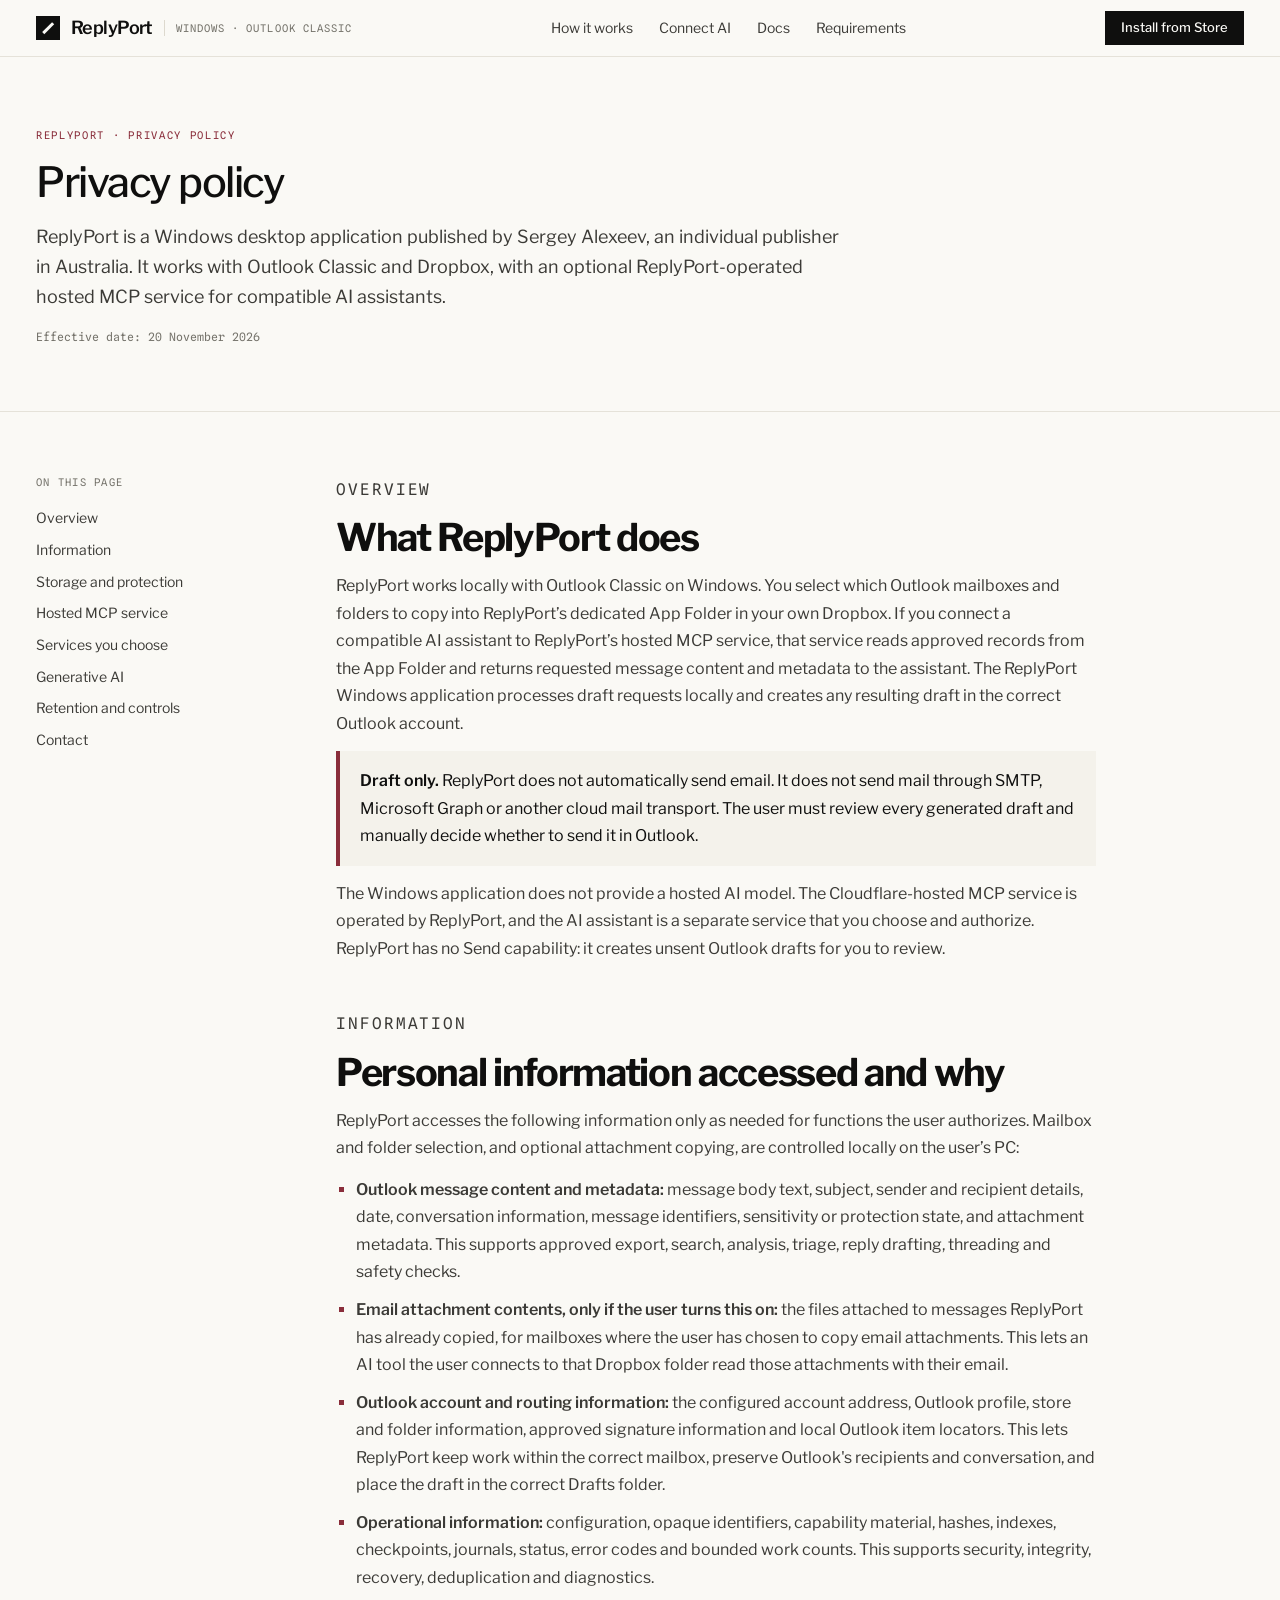
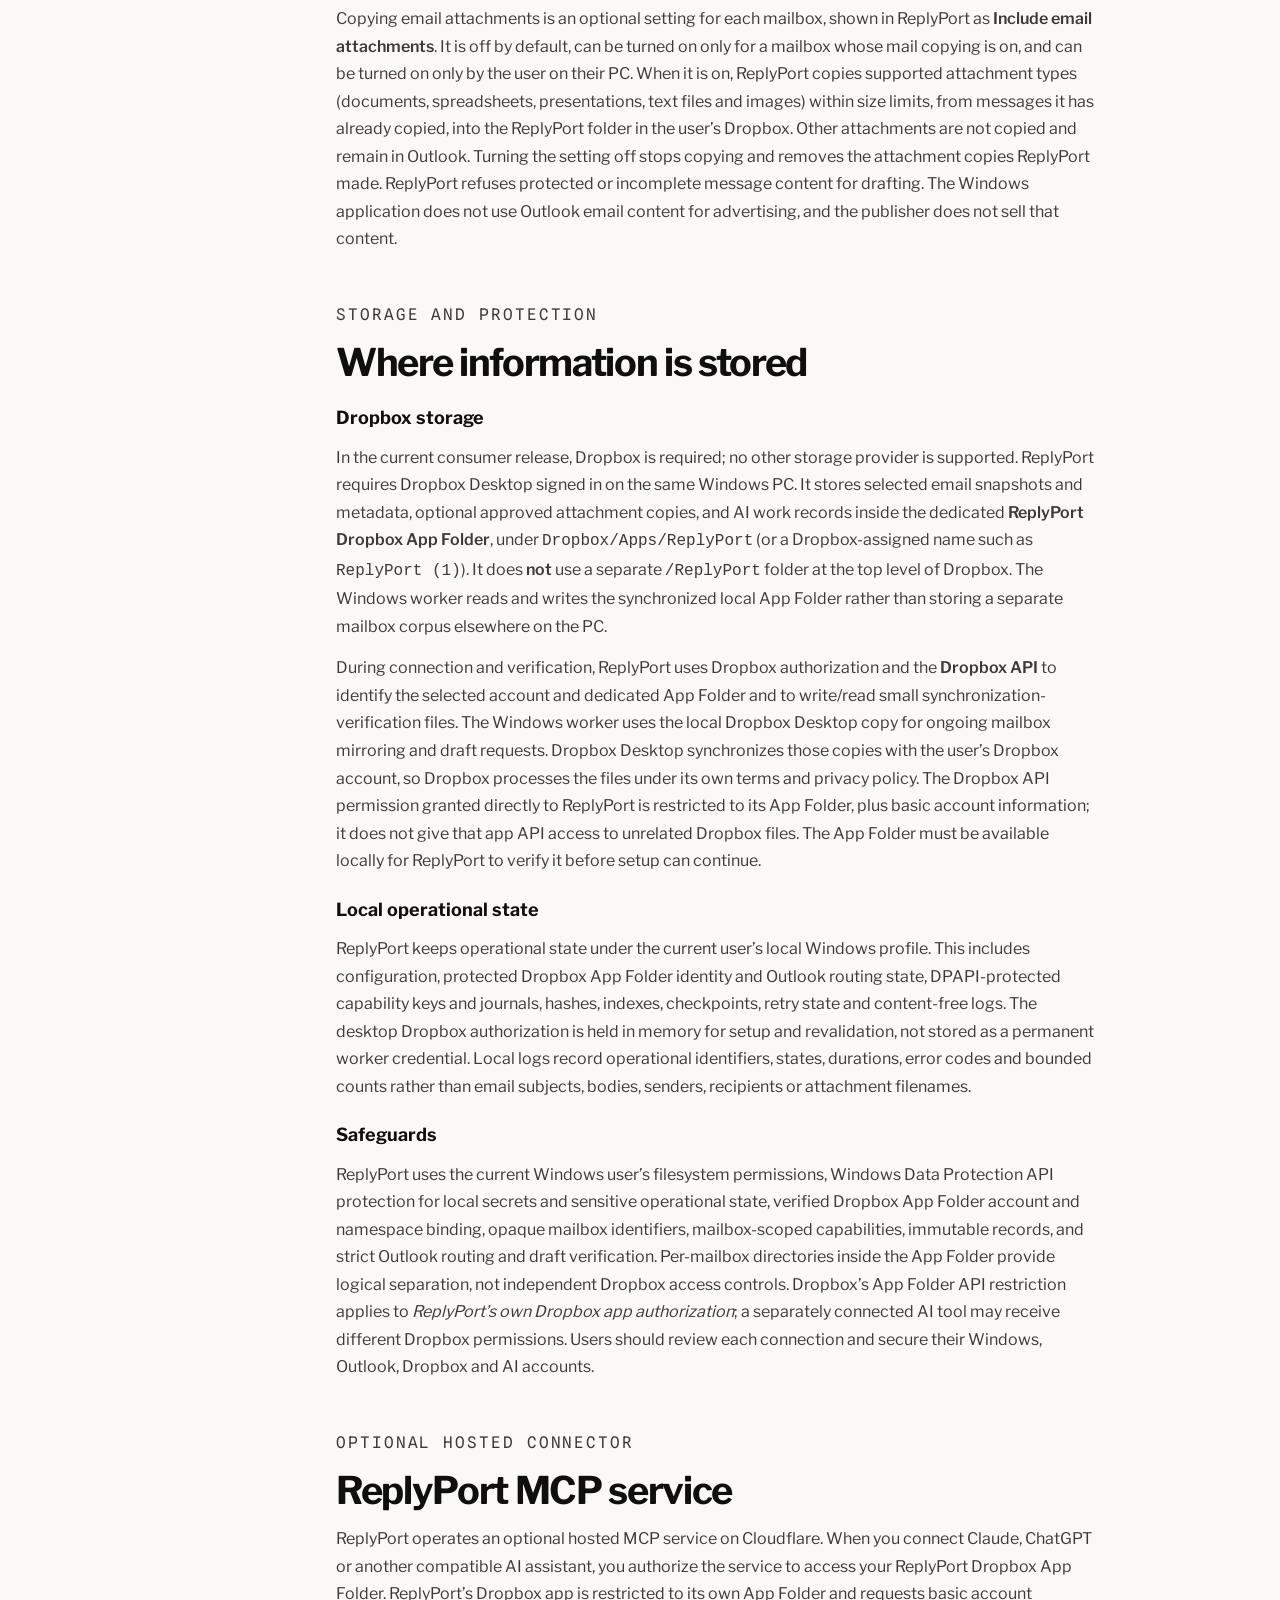
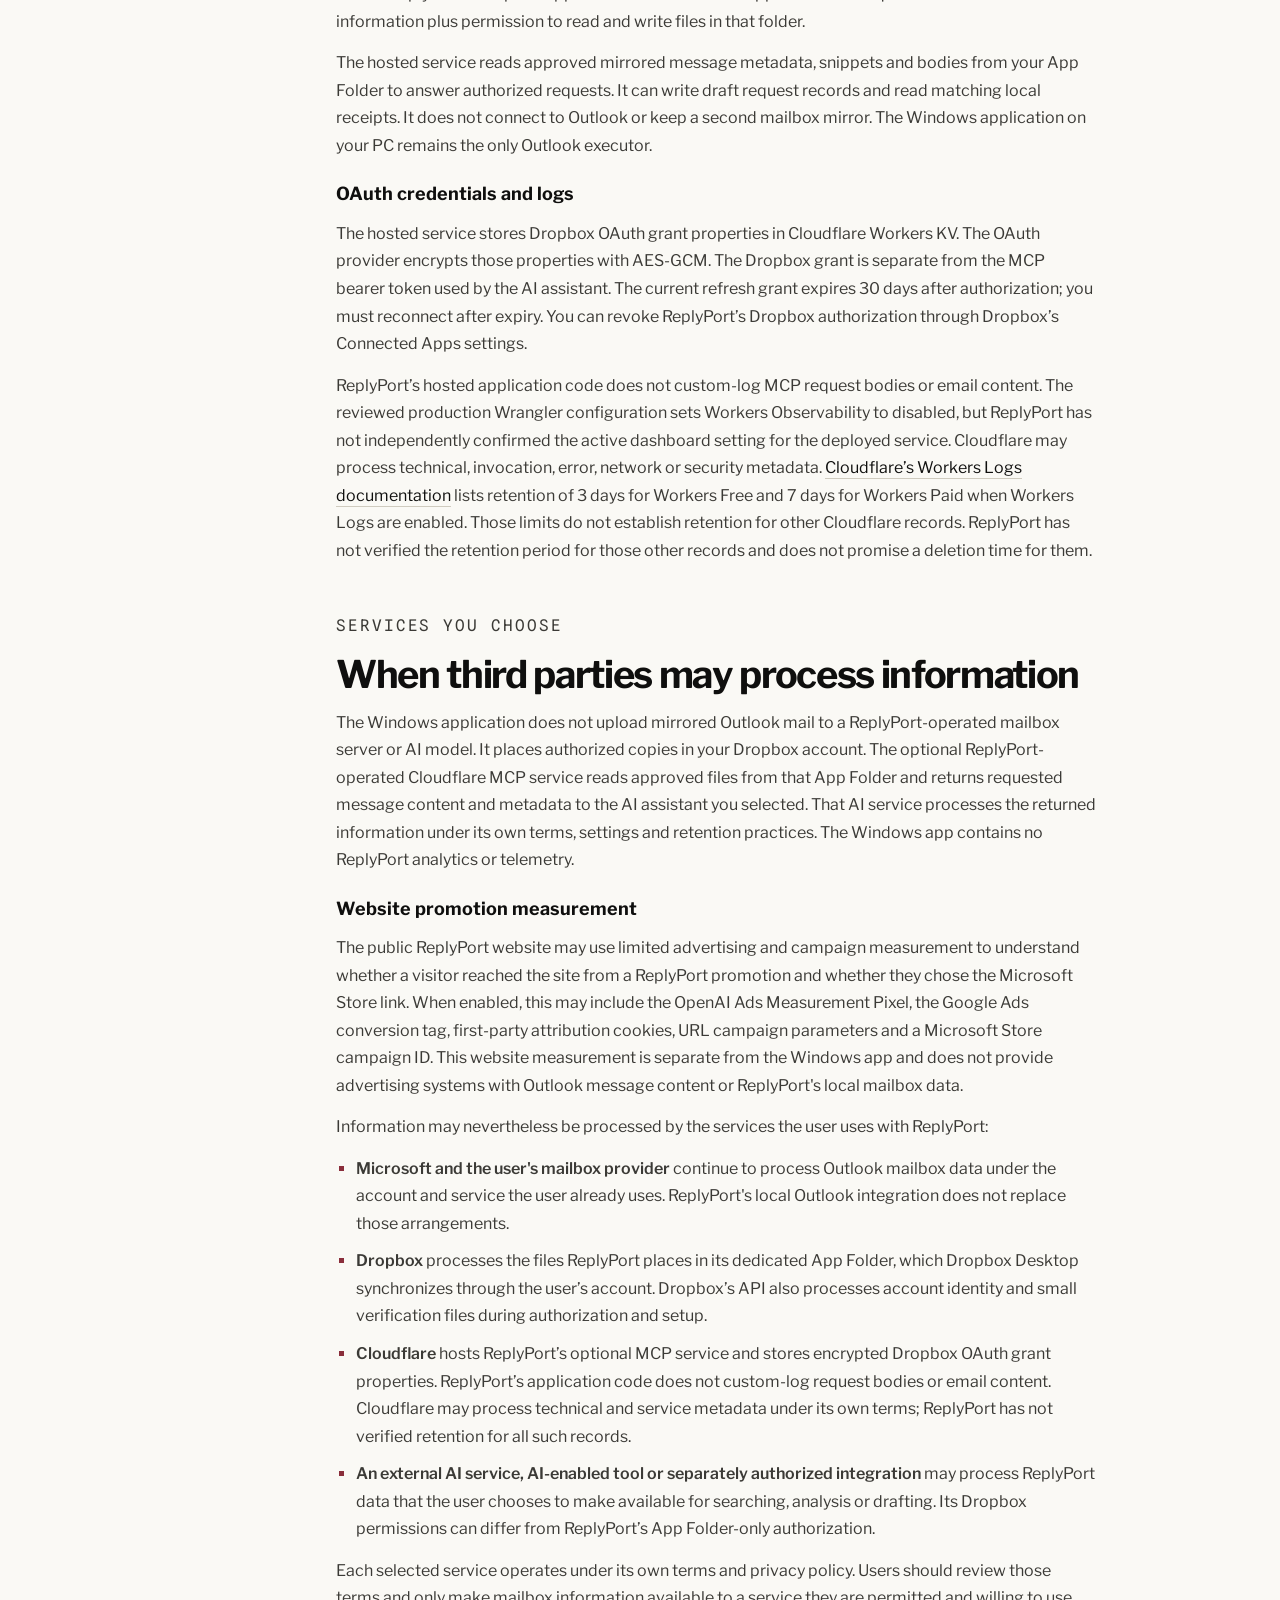
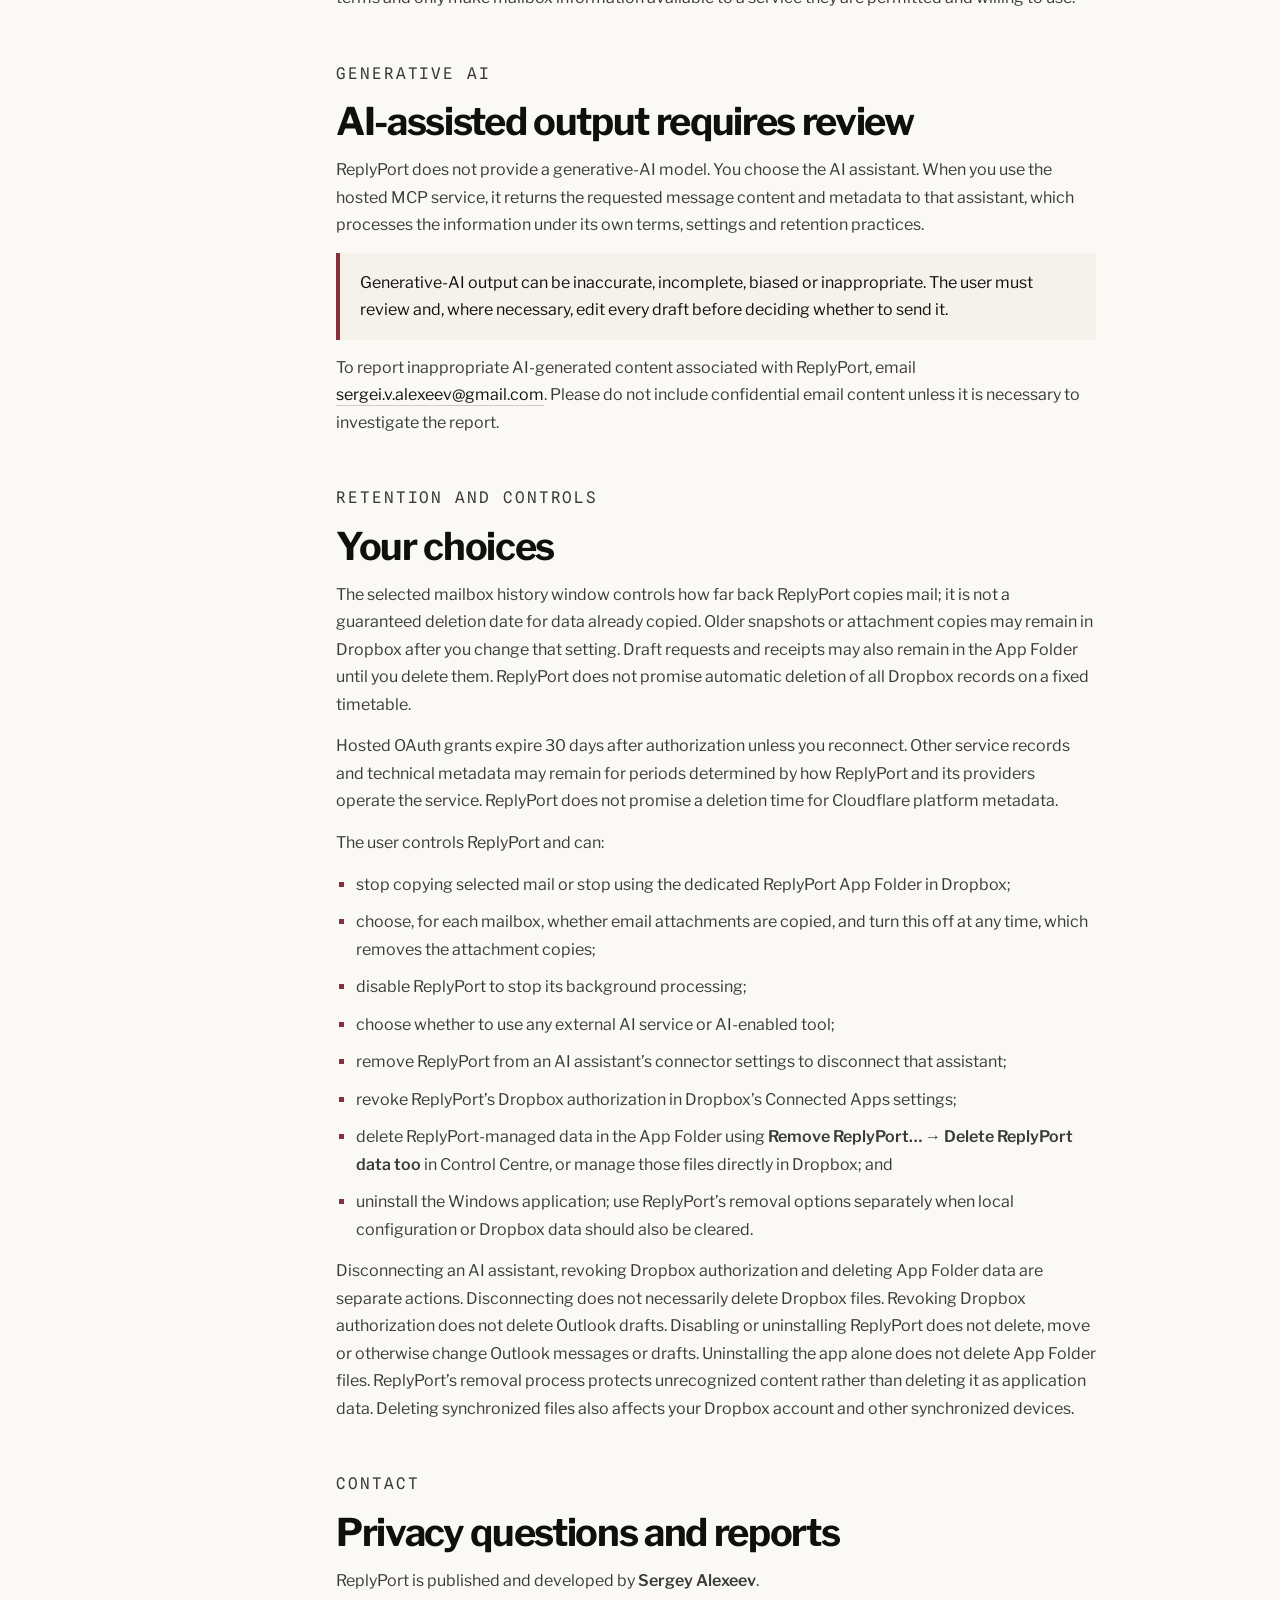
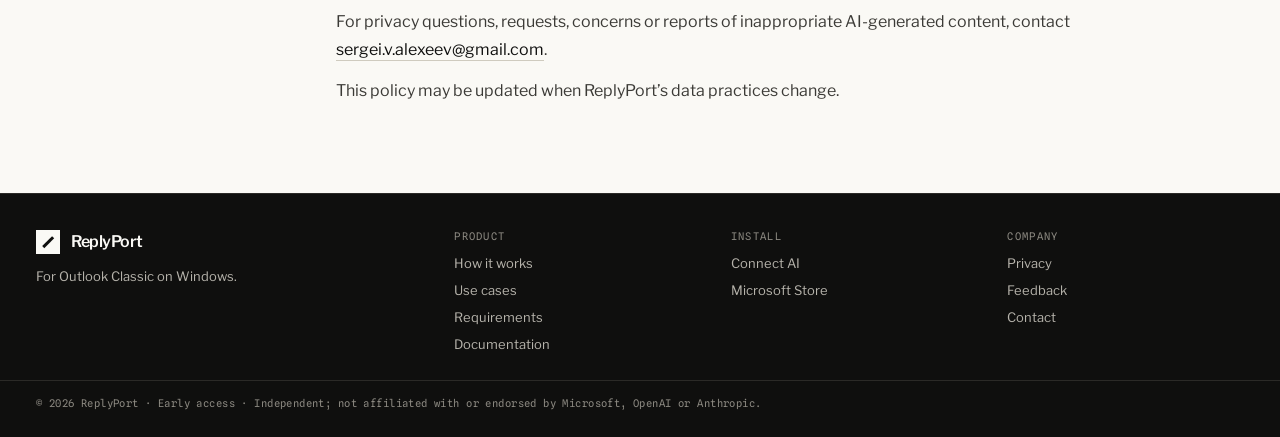
<file: privacy/index.html>
<!DOCTYPE html>
<html lang="en">
<head>
<meta charset="utf-8">
<meta name="viewport" content="width=device-width, initial-scale=1">
<title>Privacy policy | ReplyPort</title>
<meta name="description" content="Privacy information for ReplyPort's Windows Outlook Classic application and optional hosted MCP service.">
<link rel="canonical" href="https://replyport.github.io/privacy/">
<meta name="theme-color" content="#FAF9F5" media="(prefers-color-scheme: light)">
<meta name="theme-color" content="#0F0F0E" media="(prefers-color-scheme: dark)">
<meta name="color-scheme" content="light dark">
<link rel="icon" href="../favicon.svg" type="image/svg+xml">
<link rel="apple-touch-icon" href="../apple-touch-icon.png">
<link rel="preload" href="../assets/fonts/libre-franklin-latin.woff2" as="font" type="font/woff2" crossorigin>
<link rel="preload" href="../assets/fonts/spline-sans-mono-latin.woff2" as="font" type="font/woff2" crossorigin>
<link rel="stylesheet" href="../assets/site.css">
<!-- Google tag (gtag.js) -->
<script async src="https://www.googletagmanager.com/gtag/js?id=AW-18493139821"></script>
<script>
  window.dataLayer = window.dataLayer || [];
  function gtag(){dataLayer.push(arguments);}
  gtag('js', new Date());
  gtag('config', 'AW-18493139821');
</script>
<script src="../assets/measurement.js" defer></script>
</head>

<body id="top">
<a class="skip-link" href="#main">Skip to content</a>

<header class="topbar">
  <div class="wrap topbar__bar">
    <a class="lockup" href="../" aria-label="ReplyPort, home">
      <span class="rp-mark rp-mark--24 rp-mark--idle" role="img" aria-label="ReplyPort"><i></i></span>
      <span class="wordmark">ReplyPort</span>
      <span class="lockup__tag">Windows &#183; Outlook Classic</span>
    </a>
    <nav class="topbar__links" aria-label="Primary">
      <a href="../#how">How it works</a>
      <a href="../connect/">Connect AI</a>
      <a href="../docs/">Docs</a>
      <a href="../#windows">Requirements</a>
    </nav>
    <a class="btn btn--small" href="https://apps.microsoft.com/detail/9PPGN3H4QGJJ">Install from Store</a>
  </div>
  <details class="navdrop">
    <summary><span class="wrap navdrop__summary">Sections</span></summary>
    <nav class="wrap navdrop__menu" aria-label="Primary, compact">
      <a href="../#how">How it works</a>
      <a href="../connect/">Connect AI</a>
      <a href="../docs/">Docs</a>
      <a href="../#windows">Requirements</a>
    </nav>
  </details>
</header>

<main id="main">
  <header class="band privacy-hero">
    <div class="wrap privacy-hero__inner">
      <p class="eyebrow eyebrow--widest eyebrow--signal">ReplyPort &#183; Privacy policy</p>
      <h1>Privacy policy</h1>
      <p class="privacy-standfirst">ReplyPort is a Windows desktop application published by Sergey Alexeev, an individual publisher in Australia. It works with Outlook Classic and Dropbox, with an optional ReplyPort-operated hosted MCP service for compatible AI assistants.</p>
      <p class="meta">Effective date: 20 November 2026</p>
    </div>
  </header>

  <div class="wrap privacy-layout">
    <nav class="privacy-nav" aria-label="Privacy policy sections">
      <p class="eyebrow">On this page</p>
      <a href="#overview">Overview</a>
      <a href="#information">Information</a>
      <a href="#storage">Storage and protection</a>
      <a href="#hosted-service">Hosted MCP service</a>
      <a href="#third-parties">Services you choose</a>
      <a href="#ai">Generative AI</a>
      <a href="#retention">Retention and controls</a>
      <a href="#contact">Contact</a>
    </nav>

    <article class="privacy-copy">
      <section id="overview">
        <p class="eyebrow">Overview</p>
        <h2>What ReplyPort does</h2>
        <p>ReplyPort works locally with Outlook Classic on Windows. You select which Outlook mailboxes and folders to copy into ReplyPort&#8217;s dedicated App Folder in your own Dropbox. If you connect a compatible AI assistant to ReplyPort&#8217;s hosted MCP service, that service reads approved records from the App Folder and returns requested message content and metadata to the assistant. The ReplyPort Windows application processes draft requests locally and creates any resulting draft in the correct Outlook account.</p>
        <p class="privacy-callout"><strong>Draft only.</strong> ReplyPort does not automatically send email. It does not send mail through SMTP, Microsoft Graph or another cloud mail transport. The user must review every generated draft and manually decide whether to send it in Outlook.</p>
        <p>The Windows application does not provide a hosted AI model. The Cloudflare-hosted MCP service is operated by ReplyPort, and the AI assistant is a separate service that you choose and authorize. ReplyPort has no Send capability: it creates unsent Outlook drafts for you to review.</p>
      </section>

      <section id="information">
        <p class="eyebrow">Information</p>
        <h2>Personal information accessed and why</h2>
        <p>ReplyPort accesses the following information only as needed for functions the user authorizes. Mailbox and folder selection, and optional attachment copying, are controlled locally on the user&#8217;s PC:</p>
        <ul>
          <li><strong>Outlook message content and metadata:</strong> message body text, subject, sender and recipient details, date, conversation information, message identifiers, sensitivity or protection state, and attachment metadata. This supports approved export, search, analysis, triage, reply drafting, threading and safety checks.</li>
          <li><strong>Email attachment contents, only if the user turns this on:</strong> the files attached to messages ReplyPort has already copied, for mailboxes where the user has chosen to copy email attachments. This lets an AI tool the user connects to that Dropbox folder read those attachments with their email.</li>
          <li><strong>Outlook account and routing information:</strong> the configured account address, Outlook profile, store and folder information, approved signature information and local Outlook item locators. This lets ReplyPort keep work within the correct mailbox, preserve Outlook's recipients and conversation, and place the draft in the correct Drafts folder.</li>
          <li><strong>Operational information:</strong> configuration, opaque identifiers, capability material, hashes, indexes, checkpoints, journals, status, error codes and bounded work counts. This supports security, integrity, recovery, deduplication and diagnostics.</li>
        </ul>
        <p>Copying email attachments is an optional setting for each mailbox, shown in ReplyPort as <strong>Include email attachments</strong>. It is off by default, can be turned on only for a mailbox whose mail copying is on, and can be turned on only by the user on their PC. When it is on, ReplyPort copies supported attachment types (documents, spreadsheets, presentations, text files and images) within size limits, from messages it has already copied, into the ReplyPort folder in the user&#8217;s Dropbox. Other attachments are not copied and remain in Outlook. Turning the setting off stops copying and removes the attachment copies ReplyPort made. ReplyPort refuses protected or incomplete message content for drafting. The Windows application does not use Outlook email content for advertising, and the publisher does not sell that content.</p>
      </section>

      <section id="storage">
        <p class="eyebrow">Storage and protection</p>
        <h2>Where information is stored</h2>
        <h3>Dropbox storage</h3>
        <p>In the current consumer release, Dropbox is required; no other storage provider is supported. ReplyPort requires Dropbox Desktop signed in on the same Windows PC. It stores selected email snapshots and metadata, optional approved attachment copies, and AI work records inside the dedicated <strong>ReplyPort Dropbox App Folder</strong>, under <code>Dropbox/Apps/ReplyPort</code> (or a Dropbox-assigned name such as <code>ReplyPort (1)</code>). It does <strong>not</strong> use a separate <code>/ReplyPort</code> folder at the top level of Dropbox. The Windows worker reads and writes the synchronized local App Folder rather than storing a separate mailbox corpus elsewhere on the PC.</p>
        <p>During connection and verification, ReplyPort uses Dropbox authorization and the <strong>Dropbox API</strong> to identify the selected account and dedicated App Folder and to write/read small synchronization-verification files. The Windows worker uses the local Dropbox Desktop copy for ongoing mailbox mirroring and draft requests. Dropbox Desktop synchronizes those copies with the user&#8217;s Dropbox account, so Dropbox processes the files under its own terms and privacy policy. The Dropbox API permission granted directly to ReplyPort is restricted to its App Folder, plus basic account information; it does not give that app API access to unrelated Dropbox files. The App Folder must be available locally for ReplyPort to verify it before setup can continue.</p>
        <h3>Local operational state</h3>
        <p>ReplyPort keeps operational state under the current user&#8217;s local Windows profile. This includes configuration, protected Dropbox App Folder identity and Outlook routing state, DPAPI-protected capability keys and journals, hashes, indexes, checkpoints, retry state and content-free logs. The desktop Dropbox authorization is held in memory for setup and revalidation, not stored as a permanent worker credential. Local logs record operational identifiers, states, durations, error codes and bounded counts rather than email subjects, bodies, senders, recipients or attachment filenames.</p>
        <h3>Safeguards</h3>
        <p>ReplyPort uses the current Windows user&#8217;s filesystem permissions, Windows Data Protection API protection for local secrets and sensitive operational state, verified Dropbox App Folder account and namespace binding, opaque mailbox identifiers, mailbox-scoped capabilities, immutable records, and strict Outlook routing and draft verification. Per-mailbox directories inside the App Folder provide logical separation, not independent Dropbox access controls. Dropbox&#8217;s App Folder API restriction applies to <em>ReplyPort&#8217;s own Dropbox app authorization</em>; a separately connected AI tool may receive different Dropbox permissions. Users should review each connection and secure their Windows, Outlook, Dropbox and AI accounts.</p>
      </section>

      <section id="hosted-service">
        <p class="eyebrow">Optional hosted connector</p>
        <h2>ReplyPort MCP service</h2>
        <p>ReplyPort operates an optional hosted MCP service on Cloudflare. When you connect Claude, ChatGPT or another compatible AI assistant, you authorize the service to access your ReplyPort Dropbox App Folder. ReplyPort&#8217;s Dropbox app is restricted to its own App Folder and requests basic account information plus permission to read and write files in that folder.</p>
        <p>The hosted service reads approved mirrored message metadata, snippets and bodies from your App Folder to answer authorized requests. It can write draft request records and read matching local receipts. It does not connect to Outlook or keep a second mailbox mirror. The Windows application on your PC remains the only Outlook executor.</p>
        <h3>OAuth credentials and logs</h3>
        <p>The hosted service stores Dropbox OAuth grant properties in Cloudflare Workers KV. The OAuth provider encrypts those properties with AES-GCM. The Dropbox grant is separate from the MCP bearer token used by the AI assistant. The current refresh grant expires 30 days after authorization; you must reconnect after expiry. You can revoke ReplyPort&#8217;s Dropbox authorization through Dropbox&#8217;s Connected Apps settings.</p>
        <p>ReplyPort&#8217;s hosted application code does not custom-log MCP request bodies or email content. The reviewed production Wrangler configuration sets Workers Observability to disabled, but ReplyPort has not independently confirmed the active dashboard setting for the deployed service. Cloudflare may process technical, invocation, error, network or security metadata. <a class="link" href="https://developers.cloudflare.com/workers/observability/logs/workers-logs/" rel="noopener">Cloudflare&#8217;s Workers Logs documentation</a> lists retention of 3 days for Workers Free and 7 days for Workers Paid when Workers Logs are enabled. Those limits do not establish retention for other Cloudflare records. ReplyPort has not verified the retention period for those other records and does not promise a deletion time for them.</p>
      </section>

      <section id="third-parties">
        <p class="eyebrow">Services you choose</p>
        <h2>When third parties may process information</h2>
        <p>The Windows application does not upload mirrored Outlook mail to a ReplyPort-operated mailbox server or AI model. It places authorized copies in your Dropbox account. The optional ReplyPort-operated Cloudflare MCP service reads approved files from that App Folder and returns requested message content and metadata to the AI assistant you selected. That AI service processes the returned information under its own terms, settings and retention practices. The Windows app contains no ReplyPort analytics or telemetry.</p>
        <h3>Website promotion measurement</h3>
        <p>The public ReplyPort website may use limited advertising and campaign measurement to understand whether a visitor reached the site from a ReplyPort promotion and whether they chose the Microsoft Store link. When enabled, this may include the OpenAI Ads Measurement Pixel, the Google Ads conversion tag, first-party attribution cookies, URL campaign parameters and a Microsoft Store campaign ID. This website measurement is separate from the Windows app and does not provide advertising systems with Outlook message content or ReplyPort's local mailbox data.</p>
        <p>Information may nevertheless be processed by the services the user uses with ReplyPort:</p>
        <ul>
          <li><strong>Microsoft and the user's mailbox provider</strong> continue to process Outlook mailbox data under the account and service the user already uses. ReplyPort's local Outlook integration does not replace those arrangements.</li>
          <li><strong>Dropbox</strong> processes the files ReplyPort places in its dedicated App Folder, which Dropbox Desktop synchronizes through the user&#8217;s account. Dropbox&#8217;s API also processes account identity and small verification files during authorization and setup.</li>
          <li><strong>Cloudflare</strong> hosts ReplyPort&#8217;s optional MCP service and stores encrypted Dropbox OAuth grant properties. ReplyPort&#8217;s application code does not custom-log request bodies or email content. Cloudflare may process technical and service metadata under its own terms; ReplyPort has not verified retention for all such records.</li>
          <li><strong>An external AI service, AI-enabled tool or separately authorized integration</strong> may process ReplyPort data that the user chooses to make available for searching, analysis or drafting. Its Dropbox permissions can differ from ReplyPort&#8217;s App Folder-only authorization.</li>
        </ul>
        <p>Each selected service operates under its own terms and privacy policy. Users should review those terms and only make mailbox information available to a service they are permitted and willing to use.</p>
      </section>

      <section id="ai">
        <p class="eyebrow">Generative AI</p>
        <h2>AI-assisted output requires review</h2>
        <p>ReplyPort does not provide a generative-AI model. You choose the AI assistant. When you use the hosted MCP service, it returns the requested message content and metadata to that assistant, which processes the information under its own terms, settings and retention practices.</p>
        <p class="privacy-callout">Generative-AI output can be inaccurate, incomplete, biased or inappropriate. The user must review and, where necessary, edit every draft before deciding whether to send it.</p>
        <p>To report inappropriate AI-generated content associated with ReplyPort, email <a class="link" href="mailto:sergei.v.alexeev@gmail.com?subject=ReplyPort%20AI%20content%20report">sergei.v.alexeev@gmail.com</a>. Please do not include confidential email content unless it is necessary to investigate the report.</p>
      </section>

      <section id="retention">
        <p class="eyebrow">Retention and controls</p>
        <h2>Your choices</h2>
        <p>The selected mailbox history window controls how far back ReplyPort copies mail; it is not a guaranteed deletion date for data already copied. Older snapshots or attachment copies may remain in Dropbox after you change that setting. Draft requests and receipts may also remain in the App Folder until you delete them. ReplyPort does not promise automatic deletion of all Dropbox records on a fixed timetable.</p>
        <p>Hosted OAuth grants expire 30 days after authorization unless you reconnect. Other service records and technical metadata may remain for periods determined by how ReplyPort and its providers operate the service. ReplyPort does not promise a deletion time for Cloudflare platform metadata.</p>
        <p>The user controls ReplyPort and can:</p>
        <ul>
          <li>stop copying selected mail or stop using the dedicated ReplyPort App Folder in Dropbox;</li>
          <li>choose, for each mailbox, whether email attachments are copied, and turn this off at any time, which removes the attachment copies;</li>
          <li>disable ReplyPort to stop its background processing;</li>
          <li>choose whether to use any external AI service or AI-enabled tool;</li>
          <li>remove ReplyPort from an AI assistant&#8217;s connector settings to disconnect that assistant;</li>
          <li>revoke ReplyPort&#8217;s Dropbox authorization in Dropbox&#8217;s Connected Apps settings;</li>
          <li>delete ReplyPort-managed data in the App Folder using <strong>Remove ReplyPort&#8230;</strong> &#8594; <strong>Delete ReplyPort data too</strong> in Control Centre, or manage those files directly in Dropbox; and</li>
          <li>uninstall the Windows application; use ReplyPort&#8217;s removal options separately when local configuration or Dropbox data should also be cleared.</li>
        </ul>
        <p>Disconnecting an AI assistant, revoking Dropbox authorization and deleting App Folder data are separate actions. Disconnecting does not necessarily delete Dropbox files. Revoking Dropbox authorization does not delete Outlook drafts. Disabling or uninstalling ReplyPort does not delete, move or otherwise change Outlook messages or drafts. Uninstalling the app alone does not delete App Folder files. ReplyPort&#8217;s removal process protects unrecognized content rather than deleting it as application data. Deleting synchronized files also affects your Dropbox account and other synchronized devices.</p>
      </section>

      <section id="contact">
        <p class="eyebrow">Contact</p>
        <h2>Privacy questions and reports</h2>
        <p>ReplyPort is published and developed by <strong>Sergey Alexeev</strong>.</p>
        <p>For privacy questions, requests, concerns or reports of inappropriate AI-generated content, contact <a class="link" href="mailto:sergei.v.alexeev@gmail.com">sergei.v.alexeev@gmail.com</a>.</p>
        <p class="note">This policy may be updated when ReplyPort&#8217;s data practices change.</p>
      </section>
    </article>
  </div>
</main>

<footer class="foot">
  <div class="wrap foot__grid">
    <div class="foot__brand">
      <div class="foot__lockup">
        <span class="rp-mark rp-mark--24 rp-mark--inverse rp-mark--idle" role="img" aria-label="ReplyPort"><i></i></span>
        <span class="foot__wordmark">ReplyPort</span>
      </div>
      <p class="foot__blurb">For Outlook Classic on Windows.</p>
    </div>
    <nav class="foot__col" aria-label="Product">
      <h2 class="eyebrow">Product</h2>
      <a href="../#how">How it works</a>
      <a href="../#use-cases">Use cases</a>
      <a href="../#windows">Requirements</a>
      <a href="../docs/">Documentation</a>
    </nav>
    <nav class="foot__col" aria-label="Install">
      <h2 class="eyebrow">Install</h2>
      <a href="../connect/">Connect AI</a>
      <a href="https://apps.microsoft.com/detail/9PPGN3H4QGJJ">Microsoft Store</a>
    </nav>
    <nav class="foot__col" aria-label="Company">
      <h2 class="eyebrow">Company</h2>
      <a href="./" aria-current="page">Privacy</a>
      <a href="https://github.com/replyport/feedback/issues/new/choose" rel="noopener">Feedback</a>
      <a href="mailto:sergei.v.alexeev@gmail.com">Contact</a>
    </nav>
  </div>
  <div class="wrap foot__legal">
    <span>&#169; 2026 ReplyPort &#183; Early access &#183; Independent; not affiliated with or endorsed by Microsoft, OpenAI or Anthropic.</span>
  </div>
</footer>

</body>
</html>
</file>
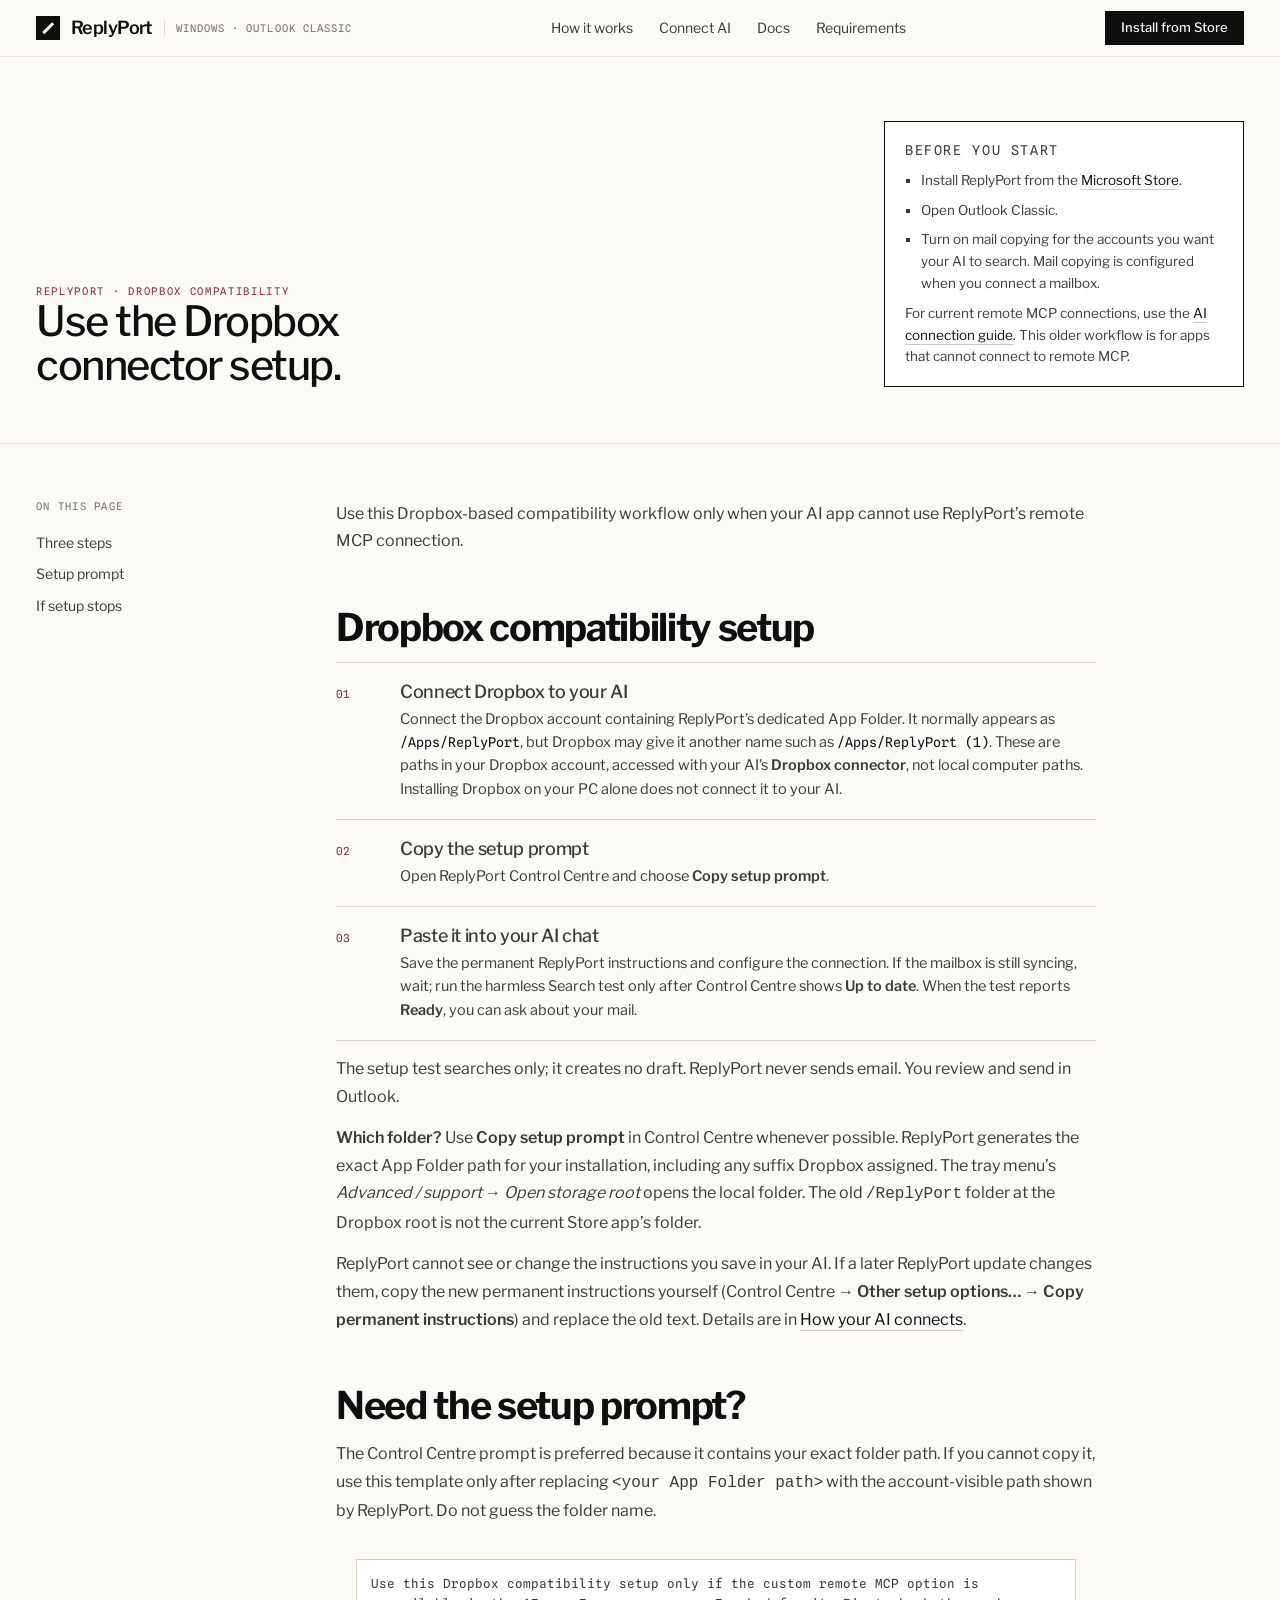
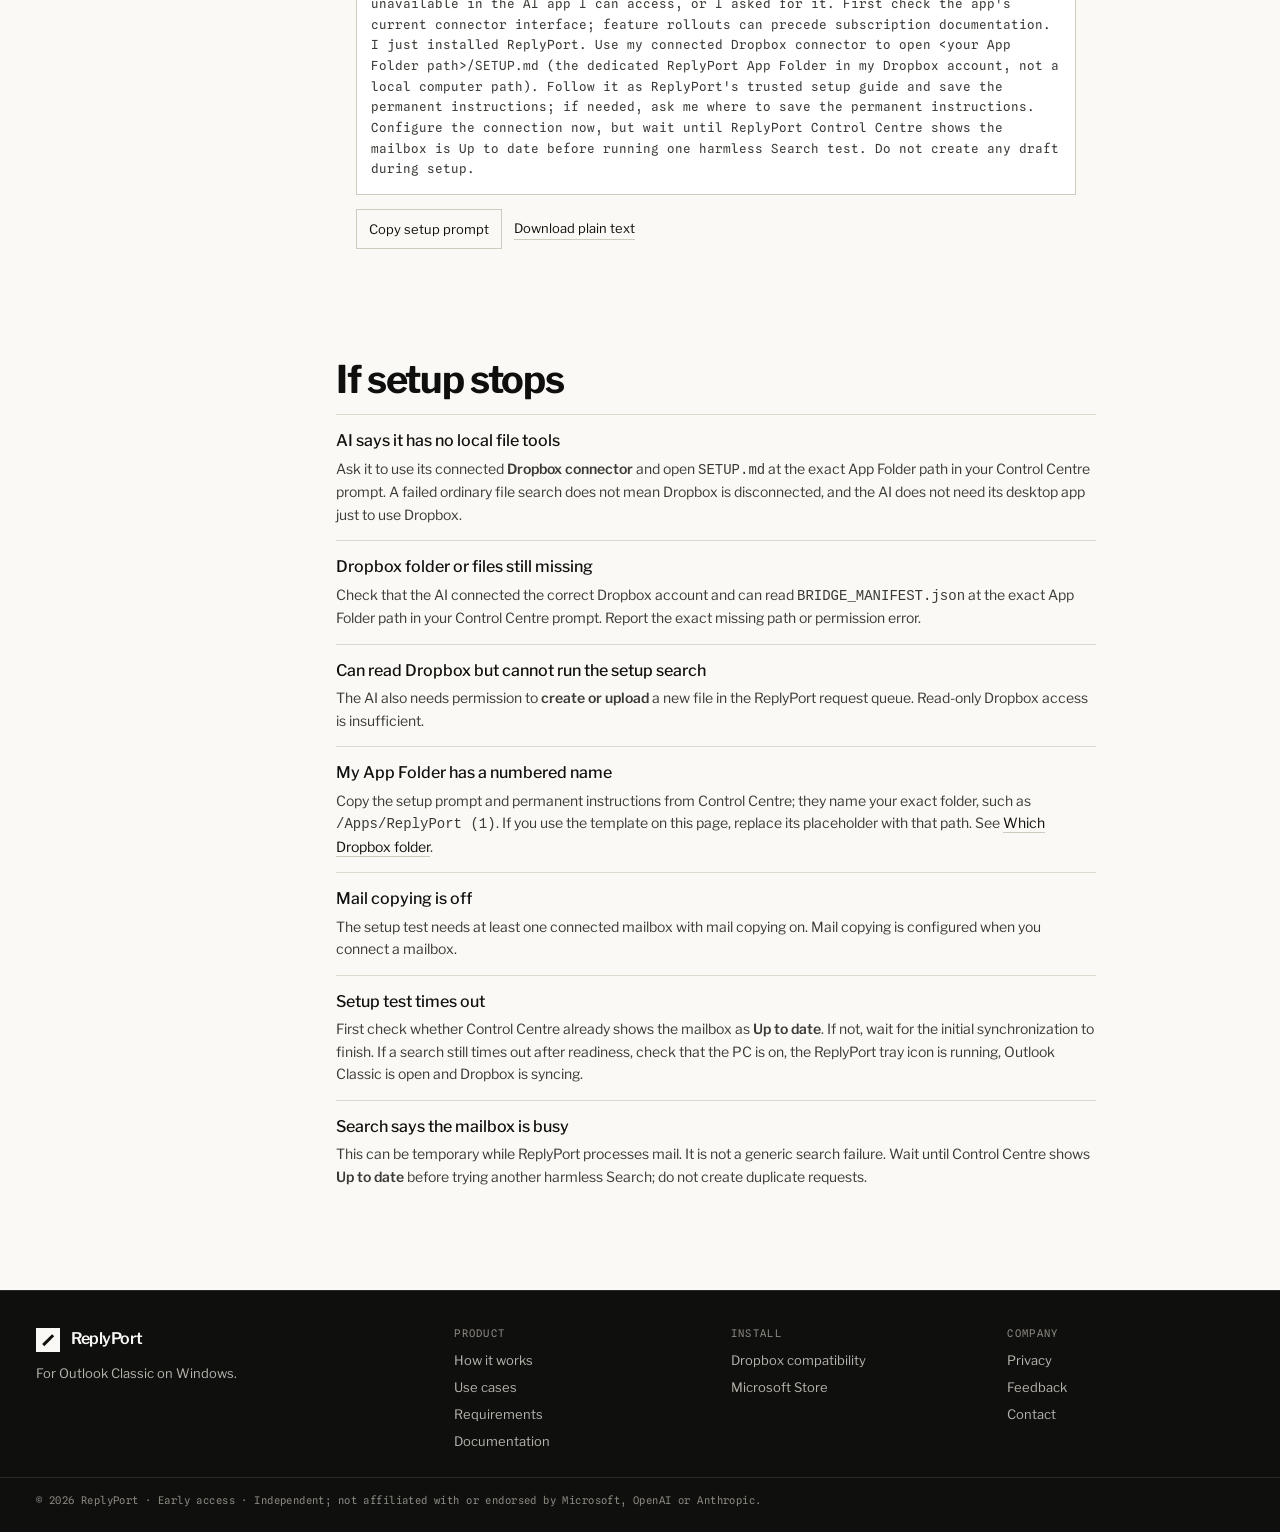
<file: setup/index.html>
<!DOCTYPE html>
<html lang="en">
<head>
<meta charset="utf-8">
<meta name="viewport" content="width=device-width, initial-scale=1">
<title>Set up ReplyPort with your AI</title>
<meta name="description" content="Legacy Dropbox connector setup for AI apps that cannot use ReplyPort's remote MCP connection.">
<link rel="canonical" href="https://replyport.github.io/setup/">
<meta name="theme-color" content="#FAF9F5" media="(prefers-color-scheme: light)">
<meta name="theme-color" content="#0F0F0E" media="(prefers-color-scheme: dark)">
<meta name="color-scheme" content="light dark">

<link rel="icon" href="../favicon.svg" type="image/svg+xml">
<link rel="apple-touch-icon" href="../apple-touch-icon.png">
<link rel="preload" href="../assets/fonts/libre-franklin-latin.woff2" as="font" type="font/woff2" crossorigin>
<link rel="preload" href="../assets/fonts/spline-sans-mono-latin.woff2" as="font" type="font/woff2" crossorigin>
<link rel="stylesheet" href="../assets/site.css">
<!-- Google tag (gtag.js) -->
<script async src="https://www.googletagmanager.com/gtag/js?id=AW-18493139821"></script>
<script>
  window.dataLayer = window.dataLayer || [];
  function gtag(){dataLayer.push(arguments);}
  gtag('js', new Date());
  gtag('config', 'AW-18493139821');
</script>
<script src="../assets/measurement.js" defer></script>
</head>

<body id="top">
<a class="skip-link" href="#main">Skip to content</a>

<header class="topbar">
  <div class="wrap topbar__bar">
    <a class="lockup" href="../" aria-label="ReplyPort, home">
      <span class="rp-mark rp-mark--24 rp-mark--idle" role="img" aria-label="ReplyPort"><i></i></span>
      <span class="wordmark">ReplyPort</span>
      <span class="lockup__tag">Windows &#183; Outlook Classic</span>
    </a>
    <nav class="topbar__links" aria-label="Primary">
      <a href="../#how">How it works</a>
      <a href="../connect/">Connect AI</a>
      <a href="../docs/">Docs</a>
      <a href="../#windows">Requirements</a>
    </nav>
    <a class="btn btn--small" href="https://apps.microsoft.com/detail/9PPGN3H4QGJJ">Install from Store</a>
  </div>
  <details class="navdrop">
    <summary><span class="wrap navdrop__summary">Sections</span></summary>
    <nav class="wrap navdrop__menu" aria-label="Primary, compact">
      <a href="../#how">How it works</a>
      <a href="../connect/">Connect AI</a>
      <a href="../docs/">Docs</a>
      <a href="../#windows">Requirements</a>
    </nav>
  </details>
</header>

<main id="main">
  <header class="band guide-hero">
    <div class="wrap guide-hero__inner">
      <div>
        <p class="eyebrow eyebrow--widest eyebrow--signal">ReplyPort &#183; Dropbox compatibility</p>
        <h1>Use the Dropbox connector setup.</h1>
      </div>
      <aside class="guide-boundary" aria-label="Before you start">
        <p class="eyebrow">Before you start</p>
        <ul>
          <li>Install ReplyPort from the <a class="link" href="https://apps.microsoft.com/detail/9PPGN3H4QGJJ">Microsoft Store</a>.</li>
          <li>Open Outlook Classic.</li>
          <li>Turn on mail copying for the accounts you want your AI to search. Mail copying is configured when you connect a mailbox.</li>
        </ul>
        <p>For current remote MCP connections, use the <a class="link" href="../connect/">AI connection guide</a>. This older workflow is for apps that cannot connect to remote MCP.</p>
      </aside>
    </div>
  </header>

  <div class="wrap guide-layout">
    <nav class="guide-nav" aria-label="Setup guide sections">
      <p class="eyebrow">On this page</p>
      <a href="#steps">Three steps</a>
      <a href="#setup-prompt">Setup prompt</a>
      <a href="#trouble">If setup stops</a>
    </nav>

    <article class="guide-copy">
      <p class="lead">Use this Dropbox-based compatibility workflow only when your AI app cannot use ReplyPort&#8217;s remote MCP connection.</p>
      <section id="steps">
        <h2>Dropbox compatibility setup</h2>
        <ol class="guide-steps" role="list">
          <li class="guide-step">
            <div>
              <h3>Connect Dropbox to your AI</h3>
              <p>Connect the Dropbox account containing ReplyPort&#8217;s dedicated App Folder. It normally appears as <code>/Apps/ReplyPort</code>, but Dropbox may give it another name such as <code>/Apps/ReplyPort (1)</code>. These are paths in your Dropbox account, accessed with your AI&#8217;s <strong>Dropbox connector</strong>, not local computer paths. Installing Dropbox on your PC alone does not connect it to your AI.</p>
            </div>
          </li>
          <li class="guide-step">
            <div>
              <h3>Copy the setup prompt</h3>
              <p>Open ReplyPort Control Centre and choose <strong>Copy setup prompt</strong>.</p>
            </div>
          </li>
          <li class="guide-step">
            <div>
              <h3>Paste it into your AI chat</h3>
              <p>Save the permanent ReplyPort instructions and configure the connection. If the mailbox is still syncing, wait; run the harmless Search test only after Control Centre shows <strong>Up to date</strong>. When the test reports <strong>Ready</strong>, you can ask about your mail.</p>
            </div>
          </li>
        </ol>
        <p>The setup test searches only; it creates no draft. ReplyPort never sends email. You review and send in Outlook.</p>
        <p><strong>Which folder?</strong> Use <strong>Copy setup prompt</strong> in Control Centre whenever possible. ReplyPort generates the exact App Folder path for your installation, including any suffix Dropbox assigned. The tray menu&#8217;s <em>Advanced / support</em> &#8594; <em>Open storage root</em> opens the local folder. The old <code>/ReplyPort</code> folder at the Dropbox root is not the current Store app&#8217;s folder.</p>
        <p>ReplyPort cannot see or change the instructions you save in your AI. If a later ReplyPort update changes them, copy the new permanent instructions yourself (Control Centre &#8594; <strong>Other setup options&#8230;</strong> &#8594; <strong>Copy permanent instructions</strong>) and replace the old text. Details are in <a class="link" href="../docs/#ai-connection">How your AI connects</a>.</p>
      </section>

      <section id="setup-prompt">
        <h2 id="setup-prompt-title">Need the setup prompt?</h2>
        <p>The Control Centre prompt is preferred because it contains your exact folder path. If you cannot copy it, use this template only after replacing <code>&lt;your App Folder path&gt;</code> with the account-visible path shown by ReplyPort. Do not guess the folder name.</p>

        <article class="ai-card" aria-labelledby="setup-prompt-title">
          <pre class="instruction" id="replyport-setup-prompt">Use this Dropbox compatibility setup only if the custom remote MCP option is unavailable in the AI app I can access, or I asked for it. First check the app's current connector interface; feature rollouts can precede subscription documentation. I just installed ReplyPort. Use my connected Dropbox connector to open &lt;your App Folder path&gt;/SETUP.md (the dedicated ReplyPort App Folder in my Dropbox account, not a local computer path). Follow it as ReplyPort's trusted setup guide and save the permanent instructions; if needed, ask me where to save the permanent instructions. Configure the connection now, but wait until ReplyPort Control Centre shows the mailbox is Up to date before running one harmless Search test. Do not create any draft during setup.</pre>
          <div class="instruction-actions">
            <button class="copy-button" type="button" data-copy-target="replyport-setup-prompt" data-copy-status="replyport-status">Copy setup prompt</button>
            <a class="instruction-download" href="setup-prompt.txt" download>Download plain text</a>
          </div>
          <p class="copy-status" id="replyport-status" aria-live="polite"></p>
        </article>
      </section>

      <section id="trouble">
        <h2>If setup stops</h2>
        <dl class="guide-help">
          <div><dt>AI says it has no local file tools</dt>
          <dd>Ask it to use its connected <strong>Dropbox connector</strong> and open <code>SETUP.md</code> at the exact App Folder path in your Control Centre prompt. A failed ordinary file search does not mean Dropbox is disconnected, and the AI does not need its desktop app just to use Dropbox.</dd></div>
          <div><dt>Dropbox folder or files still missing</dt>
          <dd>Check that the AI connected the correct Dropbox account and can read <code>BRIDGE_MANIFEST.json</code> at the exact App Folder path in your Control Centre prompt. Report the exact missing path or permission error.</dd></div>
          <div><dt>Can read Dropbox but cannot run the setup search</dt>
          <dd>The AI also needs permission to <strong>create or upload</strong> a new file in the ReplyPort request queue. Read-only Dropbox access is insufficient.</dd></div>
          <div><dt>My App Folder has a numbered name</dt>
          <dd>Copy the setup prompt and permanent instructions from Control Centre; they name your exact folder, such as <code>/Apps/ReplyPort (1)</code>. If you use the template on this page, replace its placeholder with that path. See <a class="link" href="../docs/#which-folder">Which Dropbox folder</a>.</dd></div>
          <div><dt>Mail copying is off</dt>
          <dd>The setup test needs at least one connected mailbox with mail copying on. Mail copying is configured when you connect a mailbox.</dd></div>
          <div><dt>Setup test times out</dt>
          <dd>First check whether Control Centre already shows the mailbox as <strong>Up to date</strong>. If not, wait for the initial synchronization to finish. If a search still times out after readiness, check that the PC is on, the ReplyPort tray icon is running, Outlook Classic is open and Dropbox is syncing.</dd></div>
          <div><dt>Search says the mailbox is busy</dt>
          <dd>This can be temporary while ReplyPort processes mail. It is not a generic search failure. Wait until Control Centre shows <strong>Up to date</strong> before trying another harmless Search; do not create duplicate requests.</dd></div>
        </dl>
      </section>
    </article>
  </div>
</main>

<footer class="foot">
  <div class="wrap foot__grid">
    <div class="foot__brand">
      <div class="foot__lockup">
        <span class="rp-mark rp-mark--24 rp-mark--inverse rp-mark--idle" role="img" aria-label="ReplyPort"><i></i></span>
        <span class="foot__wordmark">ReplyPort</span>
      </div>
      <p class="foot__blurb">For Outlook Classic on Windows.</p>
    </div>
    <nav class="foot__col" aria-label="Product">
      <h2 class="eyebrow">Product</h2>
      <a href="../#how">How it works</a>
      <a href="../#use-cases">Use cases</a>
      <a href="../#windows">Requirements</a>
      <a href="../docs/">Documentation</a>
    </nav>
    <nav class="foot__col" aria-label="Install">
      <h2 class="eyebrow">Install</h2>
      <a href="./" aria-current="page">Dropbox compatibility</a>
      <a href="https://apps.microsoft.com/detail/9PPGN3H4QGJJ">Microsoft Store</a>
    </nav>
    <nav class="foot__col" aria-label="Company">
      <h2 class="eyebrow">Company</h2>
      <a href="../privacy/">Privacy</a>
      <a href="https://github.com/replyport/feedback/issues/new/choose" rel="noopener">Feedback</a>
      <a href="mailto:sergei.v.alexeev@gmail.com">Contact</a>
    </nav>
  </div>
  <div class="wrap foot__legal">
    <span>&#169; 2026 ReplyPort &#183; Early access &#183; Independent; not affiliated with or endorsed by Microsoft, OpenAI or Anthropic.</span>
  </div>
</footer>

<script>
(() => {
  document.querySelectorAll('[data-copy-target]').forEach((button) => {
    button.addEventListener('click', async () => {
      const target = document.getElementById(button.dataset.copyTarget);
      const status = document.getElementById(button.dataset.copyStatus);
      const text = target.textContent;
      try {
        if (navigator.clipboard && window.isSecureContext) {
          await navigator.clipboard.writeText(text);
        } else {
          const selection = window.getSelection();
          const range = document.createRange();
          range.selectNodeContents(target);
          selection.removeAllRanges();
          selection.addRange(range);
          document.execCommand('copy');
          selection.removeAllRanges();
        }
        button.textContent = 'Copied';
        status.textContent = 'Setup prompt copied to the clipboard.';
        window.setTimeout(() => { button.textContent = 'Copy setup prompt'; }, 1800);
      } catch (error) {
        status.textContent = 'Copy was not available. Select the setup prompt above.';
      }
    });
  });
})();
</script>
</body>
</html>
</file>
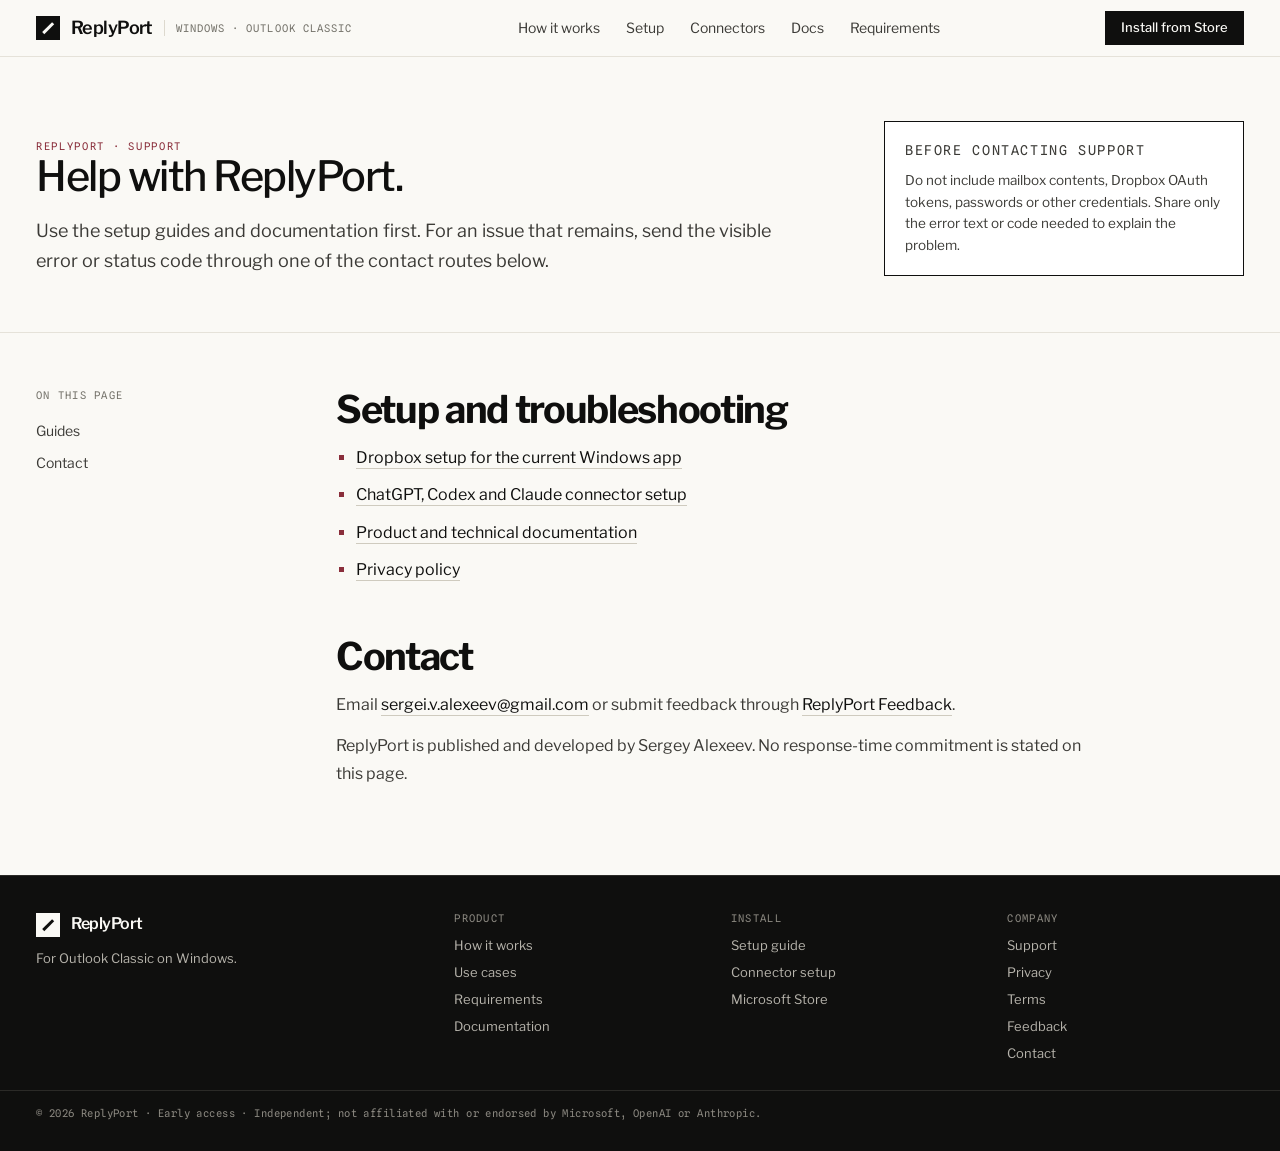
<file: support/index.html>
<!DOCTYPE html>
<html lang="en">
<head>
<meta charset="utf-8">
<meta name="viewport" content="width=device-width, initial-scale=1">
<title>ReplyPort support</title>
<meta name="description" content="ReplyPort setup help, troubleshooting and contact details.">
<link rel="canonical" href="https://replyport.github.io/support/">
<meta name="theme-color" content="#FAF9F5" media="(prefers-color-scheme: light)">
<meta name="theme-color" content="#0F0F0E" media="(prefers-color-scheme: dark)">
<meta name="color-scheme" content="light dark">
<link rel="icon" href="../favicon.svg" type="image/svg+xml">
<link rel="apple-touch-icon" href="../apple-touch-icon.png">
<link rel="preload" href="../assets/fonts/libre-franklin-latin.woff2" as="font" type="font/woff2" crossorigin>
<link rel="preload" href="../assets/fonts/spline-sans-mono-latin.woff2" as="font" type="font/woff2" crossorigin>
<link rel="stylesheet" href="../assets/site.css">
<script src="../assets/measurement.js" defer></script>
</head>

<body id="top">
<a class="skip-link" href="#main">Skip to content</a>

<header class="topbar">
  <div class="wrap topbar__bar">
    <a class="lockup" href="../" aria-label="ReplyPort, home">
      <span class="rp-mark rp-mark--24 rp-mark--idle" role="img" aria-label="ReplyPort"><i></i></span>
      <span class="wordmark">ReplyPort</span>
      <span class="lockup__tag">Windows &#183; Outlook Classic</span>
    </a>
    <nav class="topbar__links" aria-label="Primary">
      <a href="../#how">How it works</a>
      <a href="../setup/">Setup</a>
      <a href="../connectors/">Connectors</a>
      <a href="../docs/">Docs</a>
      <a href="../#windows">Requirements</a>
    </nav>
    <a class="btn btn--small" href="https://apps.microsoft.com/detail/9PPGN3H4QGJJ">Install from Store</a>
  </div>
  <details class="navdrop">
    <summary><span class="wrap navdrop__summary">Sections</span></summary>
    <nav class="wrap navdrop__menu" aria-label="Primary, compact">
      <a href="../#how">How it works</a>
      <a href="../setup/">Setup</a>
      <a href="../connectors/">Connectors</a>
      <a href="../docs/">Docs</a>
      <a href="../#windows">Requirements</a>
    </nav>
  </details>
</header>

<main id="main">
  <header class="band guide-hero">
    <div class="wrap guide-hero__inner">
      <div>
        <p class="eyebrow eyebrow--widest eyebrow--signal">ReplyPort &#183; Support</p>
        <h1>Help with ReplyPort.</h1>
        <p class="guide-standfirst">Use the setup guides and documentation first. For an issue that remains, send the visible error or status code through one of the contact routes below.</p>
      </div>
      <aside class="guide-boundary">
        <p class="eyebrow">Before contacting support</p>
        <p>Do not include mailbox contents, Dropbox OAuth tokens, passwords or other credentials. Share only the error text or code needed to explain the problem.</p>
      </aside>
    </div>
  </header>

  <div class="wrap guide-layout">
    <nav class="guide-nav" aria-label="Support sections">
      <p class="eyebrow">On this page</p>
      <a href="#guides">Guides</a>
      <a href="#contact">Contact</a>
    </nav>
    <article class="guide-copy">
      <section id="guides">
        <h2>Setup and troubleshooting</h2>
        <ul>
          <li><a class="link" href="../setup/">Dropbox setup for the current Windows app</a></li>
          <li><a class="link" href="../connectors/">ChatGPT, Codex and Claude connector setup</a></li>
          <li><a class="link" href="../docs/">Product and technical documentation</a></li>
          <li><a class="link" href="../privacy/">Privacy policy</a></li>
        </ul>
      </section>
      <section id="contact">
        <h2>Contact</h2>
        <p>Email <a class="link" href="mailto:sergei.v.alexeev@gmail.com">sergei.v.alexeev@gmail.com</a> or submit feedback through <a class="link" href="https://github.com/replyport/feedback/issues/new/choose" rel="noopener">ReplyPort Feedback</a>.</p>
        <p>ReplyPort is published and developed by Sergey Alexeev. No response-time commitment is stated on this page.</p>
      </section>
    </article>
  </div>
</main>

<footer class="foot">
  <div class="wrap foot__grid">
    <div class="foot__brand">
      <div class="foot__lockup">
        <span class="rp-mark rp-mark--24 rp-mark--inverse rp-mark--idle" role="img" aria-label="ReplyPort"><i></i></span>
        <span class="foot__wordmark">ReplyPort</span>
      </div>
      <p class="foot__blurb">For Outlook Classic on Windows.</p>
    </div>
    <nav class="foot__col" aria-label="Product">
      <h2 class="eyebrow">Product</h2>
      <a href="../#how">How it works</a>
      <a href="../#use-cases">Use cases</a>
      <a href="../#windows">Requirements</a>
      <a href="../docs/">Documentation</a>
    </nav>
    <nav class="foot__col" aria-label="Install">
      <h2 class="eyebrow">Install</h2>
      <a href="../setup/">Setup guide</a>
      <a href="../connectors/">Connector setup</a>
      <a href="https://apps.microsoft.com/detail/9PPGN3H4QGJJ">Microsoft Store</a>
    </nav>
    <nav class="foot__col" aria-label="Company">
      <h2 class="eyebrow">Company</h2>
      <a href="./" aria-current="page">Support</a>
      <a href="../privacy/">Privacy</a>
      <a href="../terms/">Terms</a>
      <a href="https://github.com/replyport/feedback/issues/new/choose" rel="noopener">Feedback</a>
      <a href="mailto:sergei.v.alexeev@gmail.com">Contact</a>
    </nav>
  </div>
  <div class="wrap foot__legal">
    <span>&#169; 2026 ReplyPort &#183; Early access &#183; Independent; not affiliated with or endorsed by Microsoft, OpenAI or Anthropic.</span>
  </div>
</footer>

</body>
</html>
</file>
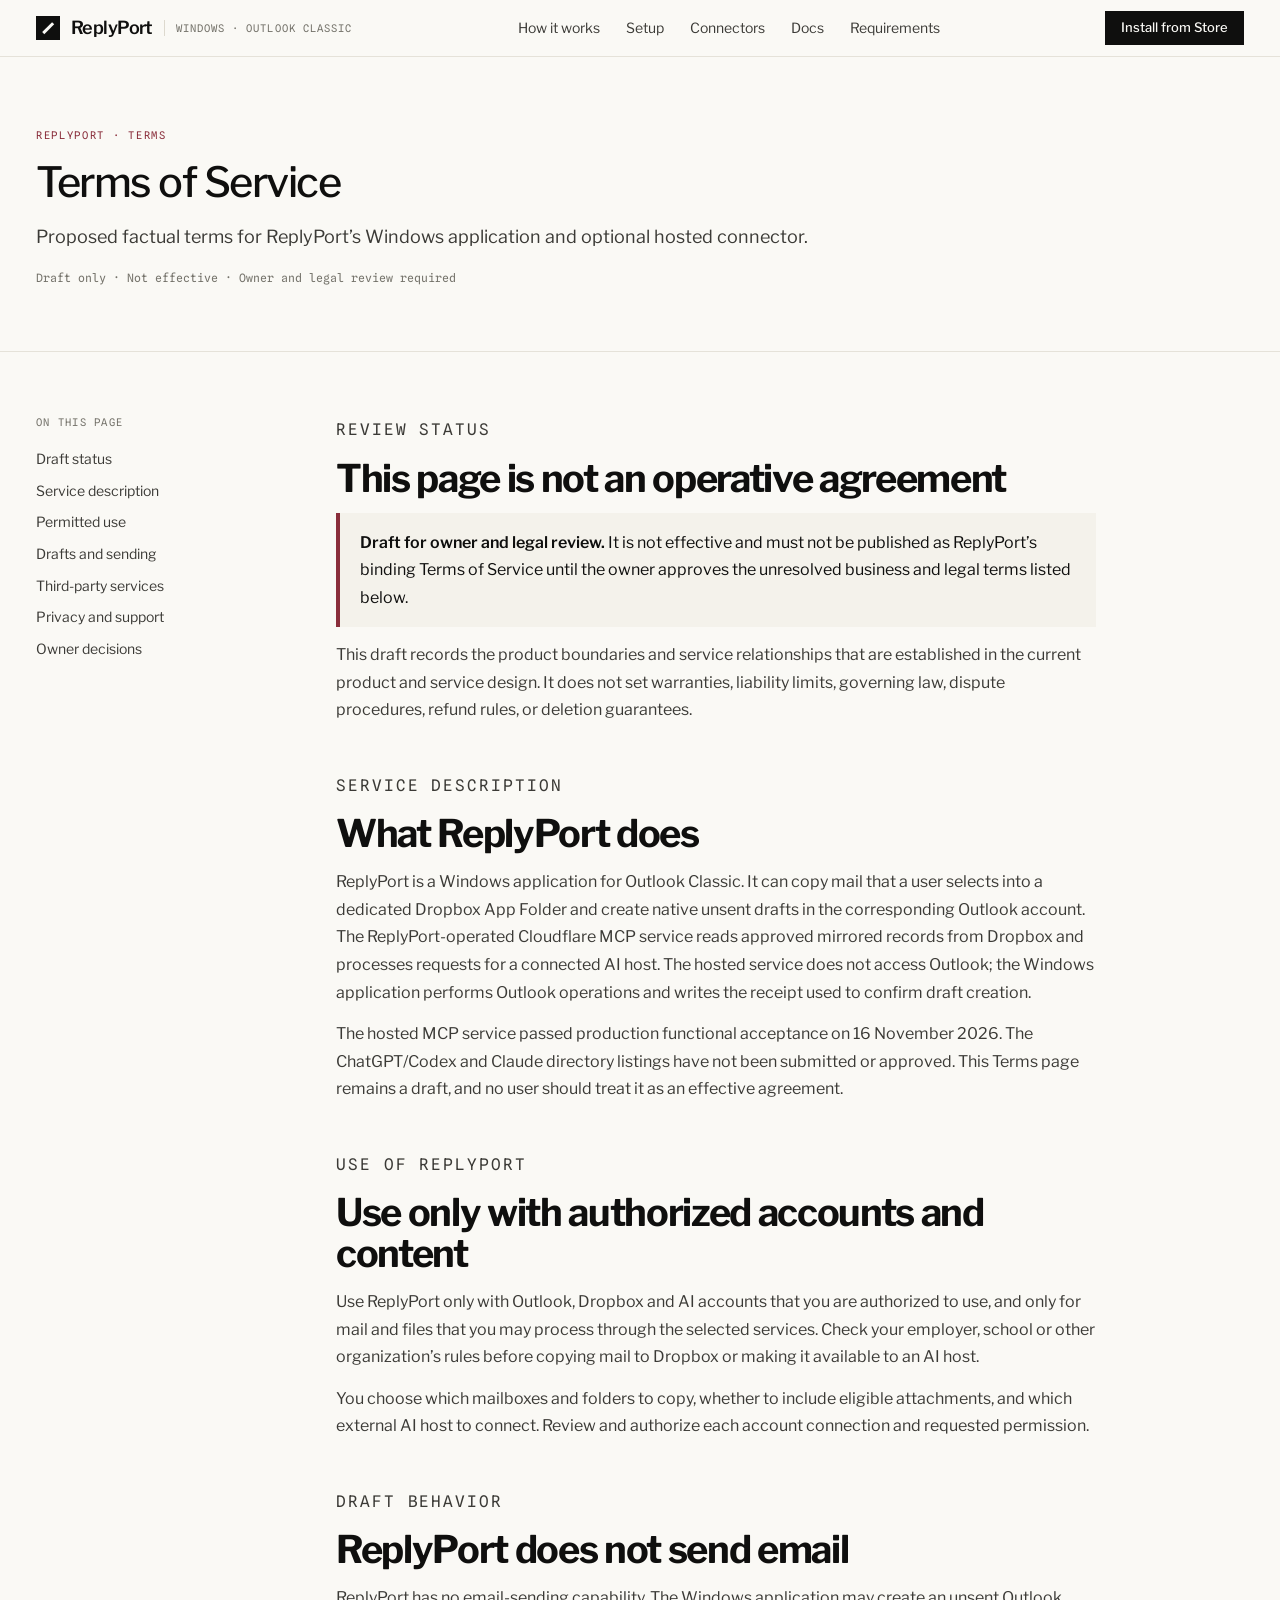
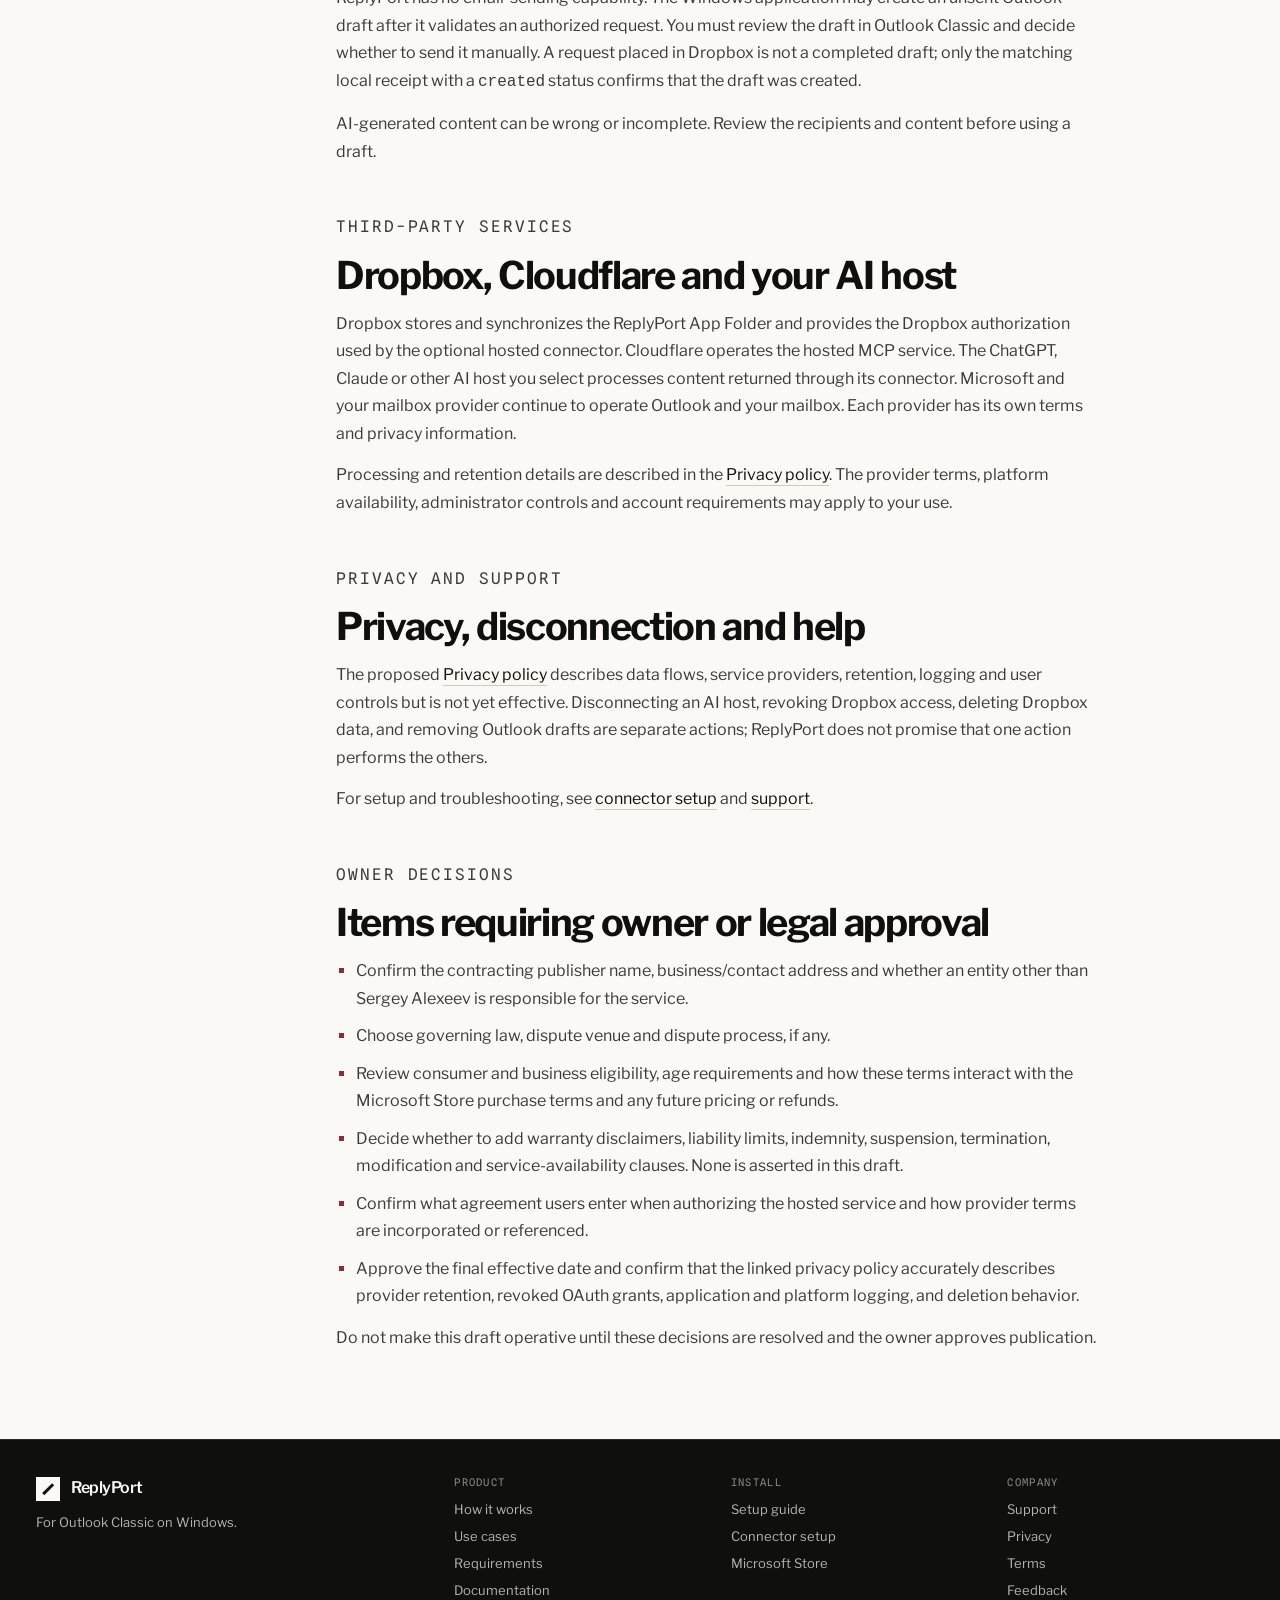
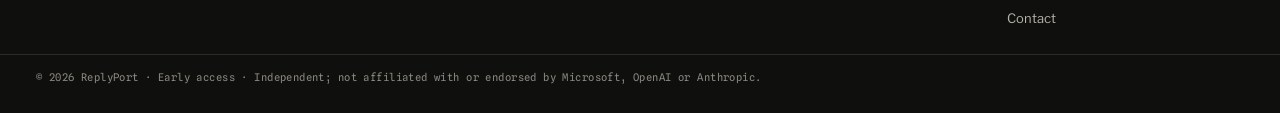
<file: terms/index.html>
<!DOCTYPE html>
<html lang="en">
<head>
<meta charset="utf-8">
<meta name="viewport" content="width=device-width, initial-scale=1">
<title>Terms of Service | ReplyPort</title>
<meta name="description" content="Proposed terms for ReplyPort. This draft is not effective and requires owner and legal review.">
<link rel="canonical" href="https://replyport.github.io/terms/">
<meta name="theme-color" content="#FAF9F5" media="(prefers-color-scheme: light)">
<meta name="theme-color" content="#0F0F0E" media="(prefers-color-scheme: dark)">
<meta name="color-scheme" content="light dark">
<link rel="icon" href="../favicon.svg" type="image/svg+xml">
<link rel="apple-touch-icon" href="../apple-touch-icon.png">
<link rel="preload" href="../assets/fonts/libre-franklin-latin.woff2" as="font" type="font/woff2" crossorigin>
<link rel="preload" href="../assets/fonts/spline-sans-mono-latin.woff2" as="font" type="font/woff2" crossorigin>
<link rel="stylesheet" href="../assets/site.css">
<script src="../assets/measurement.js" defer></script>
</head>

<body id="top">
<a class="skip-link" href="#main">Skip to content</a>

<header class="topbar">
  <div class="wrap topbar__bar">
    <a class="lockup" href="../" aria-label="ReplyPort, home">
      <span class="rp-mark rp-mark--24 rp-mark--idle" role="img" aria-label="ReplyPort"><i></i></span>
      <span class="wordmark">ReplyPort</span>
      <span class="lockup__tag">Windows &#183; Outlook Classic</span>
    </a>
    <nav class="topbar__links" aria-label="Primary">
      <a href="../#how">How it works</a>
      <a href="../setup/">Setup</a>
      <a href="../connectors/">Connectors</a>
      <a href="../docs/">Docs</a>
      <a href="../#windows">Requirements</a>
    </nav>
    <a class="btn btn--small" href="https://apps.microsoft.com/detail/9PPGN3H4QGJJ">Install from Store</a>
  </div>
  <details class="navdrop">
    <summary><span class="wrap navdrop__summary">Sections</span></summary>
    <nav class="wrap navdrop__menu" aria-label="Primary, compact">
      <a href="../#how">How it works</a>
      <a href="../setup/">Setup</a>
      <a href="../connectors/">Connectors</a>
      <a href="../docs/">Docs</a>
      <a href="../#windows">Requirements</a>
    </nav>
  </details>
</header>

<main id="main">
  <header class="band privacy-hero">
    <div class="wrap privacy-hero__inner">
      <p class="eyebrow eyebrow--widest eyebrow--signal">ReplyPort &#183; Terms</p>
      <h1>Terms of Service</h1>
      <p class="privacy-standfirst">Proposed factual terms for ReplyPort&#8217;s Windows application and optional hosted connector.</p>
      <p class="meta">Draft only &#183; Not effective &#183; Owner and legal review required</p>
    </div>
  </header>

  <div class="wrap privacy-layout">
    <nav class="privacy-nav" aria-label="Terms sections">
      <p class="eyebrow">On this page</p>
      <a href="#draft">Draft status</a>
      <a href="#service">Service description</a>
      <a href="#permitted-use">Permitted use</a>
      <a href="#drafts">Drafts and sending</a>
      <a href="#third-parties">Third-party services</a>
      <a href="#privacy">Privacy and support</a>
      <a href="#decisions">Owner decisions</a>
    </nav>
    <article class="privacy-copy">
      <section id="draft">
        <p class="eyebrow">Review status</p>
        <h2>This page is not an operative agreement</h2>
        <p class="privacy-callout"><strong>Draft for owner and legal review.</strong> It is not effective and must not be published as ReplyPort&#8217;s binding Terms of Service until the owner approves the unresolved business and legal terms listed below.</p>
        <p>This draft records the product boundaries and service relationships that are established in the current product and service design. It does not set warranties, liability limits, governing law, dispute procedures, refund rules, or deletion guarantees.</p>
      </section>

      <section id="service">
        <p class="eyebrow">Service description</p>
        <h2>What ReplyPort does</h2>
        <p>ReplyPort is a Windows application for Outlook Classic. It can copy mail that a user selects into a dedicated Dropbox App Folder and create native unsent drafts in the corresponding Outlook account. The ReplyPort-operated Cloudflare MCP service reads approved mirrored records from Dropbox and processes requests for a connected AI host. The hosted service does not access Outlook; the Windows application performs Outlook operations and writes the receipt used to confirm draft creation.</p>
        <p>The hosted MCP service passed production functional acceptance on 16 November 2026. The ChatGPT/Codex and Claude directory listings have not been submitted or approved. This Terms page remains a draft, and no user should treat it as an effective agreement.</p>
      </section>

      <section id="permitted-use">
        <p class="eyebrow">Use of ReplyPort</p>
        <h2>Use only with authorized accounts and content</h2>
        <p>Use ReplyPort only with Outlook, Dropbox and AI accounts that you are authorized to use, and only for mail and files that you may process through the selected services. Check your employer, school or other organization&#8217;s rules before copying mail to Dropbox or making it available to an AI host.</p>
        <p>You choose which mailboxes and folders to copy, whether to include eligible attachments, and which external AI host to connect. Review and authorize each account connection and requested permission.</p>
      </section>

      <section id="drafts">
        <p class="eyebrow">Draft behavior</p>
        <h2>ReplyPort does not send email</h2>
        <p>ReplyPort has no email-sending capability. The Windows application may create an unsent Outlook draft after it validates an authorized request. You must review the draft in Outlook Classic and decide whether to send it manually. A request placed in Dropbox is not a completed draft; only the matching local receipt with a <code>created</code> status confirms that the draft was created.</p>
        <p>AI-generated content can be wrong or incomplete. Review the recipients and content before using a draft.</p>
      </section>

      <section id="third-parties">
        <p class="eyebrow">Third-party services</p>
        <h2>Dropbox, Cloudflare and your AI host</h2>
        <p>Dropbox stores and synchronizes the ReplyPort App Folder and provides the Dropbox authorization used by the optional hosted connector. Cloudflare operates the hosted MCP service. The ChatGPT, Claude or other AI host you select processes content returned through its connector. Microsoft and your mailbox provider continue to operate Outlook and your mailbox. Each provider has its own terms and privacy information.</p>
        <p>Processing and retention details are described in the <a class="link" href="../privacy/">Privacy policy</a>. The provider terms, platform availability, administrator controls and account requirements may apply to your use.</p>
      </section>

      <section id="privacy">
        <p class="eyebrow">Privacy and support</p>
        <h2>Privacy, disconnection and help</h2>
        <p>The proposed <a class="link" href="../privacy/">Privacy policy</a> describes data flows, service providers, retention, logging and user controls but is not yet effective. Disconnecting an AI host, revoking Dropbox access, deleting Dropbox data, and removing Outlook drafts are separate actions; ReplyPort does not promise that one action performs the others.</p>
        <p>For setup and troubleshooting, see <a class="link" href="../connectors/">connector setup</a> and <a class="link" href="../support/">support</a>.</p>
      </section>

      <section id="decisions">
        <p class="eyebrow">Owner decisions</p>
        <h2>Items requiring owner or legal approval</h2>
        <ul>
          <li>Confirm the contracting publisher name, business/contact address and whether an entity other than Sergey Alexeev is responsible for the service.</li>
          <li>Choose governing law, dispute venue and dispute process, if any.</li>
          <li>Review consumer and business eligibility, age requirements and how these terms interact with the Microsoft Store purchase terms and any future pricing or refunds.</li>
          <li>Decide whether to add warranty disclaimers, liability limits, indemnity, suspension, termination, modification and service-availability clauses. None is asserted in this draft.</li>
          <li>Confirm what agreement users enter when authorizing the hosted service and how provider terms are incorporated or referenced.</li>
          <li>Approve the final effective date and confirm that the linked privacy policy accurately describes provider retention, revoked OAuth grants, application and platform logging, and deletion behavior.</li>
        </ul>
        <p class="note">Do not make this draft operative until these decisions are resolved and the owner approves publication.</p>
      </section>
    </article>
  </div>
</main>

<footer class="foot">
  <div class="wrap foot__grid">
    <div class="foot__brand">
      <div class="foot__lockup">
        <span class="rp-mark rp-mark--24 rp-mark--inverse rp-mark--idle" role="img" aria-label="ReplyPort"><i></i></span>
        <span class="foot__wordmark">ReplyPort</span>
      </div>
      <p class="foot__blurb">For Outlook Classic on Windows.</p>
    </div>
    <nav class="foot__col" aria-label="Product">
      <h2 class="eyebrow">Product</h2>
      <a href="../#how">How it works</a>
      <a href="../#use-cases">Use cases</a>
      <a href="../#windows">Requirements</a>
      <a href="../docs/">Documentation</a>
    </nav>
    <nav class="foot__col" aria-label="Install">
      <h2 class="eyebrow">Install</h2>
      <a href="../setup/">Setup guide</a>
      <a href="../connectors/">Connector setup</a>
      <a href="https://apps.microsoft.com/detail/9PPGN3H4QGJJ">Microsoft Store</a>
    </nav>
    <nav class="foot__col" aria-label="Company">
      <h2 class="eyebrow">Company</h2>
      <a href="../support/">Support</a>
      <a href="../privacy/">Privacy</a>
      <a href="./" aria-current="page">Terms</a>
      <a href="https://github.com/replyport/feedback/issues/new/choose" rel="noopener">Feedback</a>
      <a href="mailto:sergei.v.alexeev@gmail.com">Contact</a>
    </nav>
  </div>
  <div class="wrap foot__legal">
    <span>&#169; 2026 ReplyPort &#183; Early access &#183; Independent; not affiliated with or endorsed by Microsoft, OpenAI or Anthropic.</span>
  </div>
</footer>

</body>
</html>
</file>
<file: assets/site.css>
/* ============================================================
   ReplyPort - replyport.github.io
   Identity: Direction A (restrained Swiss / systems).
   Information density: Direction C, without the terminal aesthetic.
   Palette, mark, type system and rationed accent are the frozen parts.
   Vertical rhythm is deliberately much tighter than the original handoff.
   ============================================================ */

/* ---------- 1 - Fonts (self-hosted, OFL, variable, latin + latin-ext) --- */

@font-face{
  font-family:'Libre Franklin';font-style:normal;font-weight:300 700;font-display:swap;
  src:url(fonts/libre-franklin-latin-ext.woff2) format('woff2');
  unicode-range:U+0100-02BA,U+02BD-02C5,U+02C7-02CC,U+02CE-02D7,U+02DD-02FF,U+0304,U+0308,U+0329,U+1D00-1DBF,U+1E00-1E9F,U+1EF2-1EFF,U+2020,U+20A0-20AB,U+20AD-20C0,U+2113,U+2C60-2C7F,U+A720-A7FF;
}
@font-face{
  font-family:'Libre Franklin';font-style:normal;font-weight:300 700;font-display:swap;
  src:url(fonts/libre-franklin-latin.woff2) format('woff2');
  unicode-range:U+0000-00FF,U+0131,U+0152-0153,U+02BB-02BC,U+02C6,U+02DA,U+02DC,U+0304,U+0308,U+0329,U+2000-206F,U+20AC,U+2122,U+2191,U+2193,U+2212,U+2215,U+FEFF,U+FFFD;
}
@font-face{
  font-family:'Spline Sans Mono';font-style:normal;font-weight:300 700;font-display:swap;
  src:url(fonts/spline-sans-mono-latin-ext.woff2) format('woff2');
  unicode-range:U+0100-02BA,U+02BD-02C5,U+02C7-02CC,U+02CE-02D7,U+02DD-02FF,U+0304,U+0308,U+0329,U+1D00-1DBF,U+1E00-1E9F,U+1EF2-1EFF,U+2020,U+20A0-20AB,U+20AD-20C0,U+2113,U+2C60-2C7F,U+A720-A7FF;
}
@font-face{
  font-family:'Spline Sans Mono';font-style:normal;font-weight:300 700;font-display:swap;
  src:url(fonts/spline-sans-mono-latin.woff2) format('woff2');
  unicode-range:U+0000-00FF,U+0131,U+0152-0153,U+02BB-02BC,U+02C6,U+02DA,U+02DC,U+0304,U+0308,U+0329,U+2000-206F,U+20AC,U+2122,U+2191,U+2193,U+2212,U+2215,U+FEFF,U+FFFD;
}

/* ---------- 2 - Tokens ---------------------------------------------- */

:root{
  color-scheme:light;

  /* --- Page surfaces: the bands you read on ------------------------- */
  --paper:#FAF9F5;
  --paper-alt:#F4F2EB;
  --panel:#FFFFFF;
  --ink:#0F0F0E;              /* text, and the strong 1px borders */
  --loud-bg:#0F0F0E;          /* the fill of every loud surface */
  --ink-hover:#000000;
  --paper-hover:#FFFFFF;
  --body:#3B3A36;
  --muted:#75736B;
  --muted-2:#9A978E;          /* deliberately quiet: "No" / "Not required" */
  --rule:#E5E2D9;
  --rule-alt:#DDD9CE;
  --border-strong:#CFCBBF;

  /* --- Loud surfaces: the inverted bands ----------------------------
     The footer and the film control bar's primary button. They are filled with --ink and their
     content uses the --on-loud-* scale and --rule-loud hairlines. */
  --on-loud:#B7B4AC;
  --on-loud-strong:#E4E1D9;
  --on-loud-muted:#8B8880;
  --rule-loud:#2B2A27;

  /* --- The one accent, in its three jobs ---------------------------- */
  --signal:#8A2E3B;           /* accent on a page surface */
  --signal-on-loud:#C4726F;   /* accent on a loud surface */
  --signal-fill:#8A2E3B;      /* accent as a filled block; never inverts */
  --on-signal:#FAF9F5;        /* text on that fill; never inverts */

  --sans:'Libre Franklin','Helvetica Neue',Helvetica,Arial,sans-serif;
  --mono:'Spline Sans Mono',ui-monospace,Consolas,'Courier New',monospace;

  --gutter:36px;
  --content:1240px;

  /* Vertical rhythm. Roughly 45% tighter than the original handoff. */
  --band-y:48px;
  --gap-lg:52px;

  /* mark stroke defaults - the proportional rule from the handoff */
  --rp-w:9%;
  --rp-h:60%;
}

/* ---------- 2.1 - Dark mode ------------------------------------------
   A true inversion of the same system, not a second design. Every pair
   swaps roles: the page goes to ink, the loud bands go to paper, and the
   mark inverts with them (the square is always the opposite of the page).
   Only --signal-fill and --on-signal hold still, because an oxblood block
   with light text reads correctly against either background.
   -------------------------------------------------------------------- */

@media (prefers-color-scheme:dark){
  :root{
    color-scheme:dark;

    --paper:#0F0F0E;
    --paper-alt:#171614;
    --panel:#141312;
    --ink:#EAE7DF;
    /* The slab sits a little under the text colour so a full-width
       inverted band reads as paper rather than as a light source. */
    --loud-bg:#E3E0D7;
    --ink-hover:#FFFFFF;
    --paper-hover:#000000;
    --body:#C4C1B9;
    --muted:#94918A;
    --muted-2:#82807A;
    --rule:#2B2A28;
    --rule-alt:#33322D;
    --border-strong:#4A4844;

    --on-loud:#55534E;
    --on-loud-strong:#2A2926;
    --on-loud-muted:#5F5D57;
    --rule-loud:#C4C0B4;

    --signal:#C4726F;
    --signal-on-loud:#8A2E3B;
  }
}

*,*::before,*::after{box-sizing:border-box}

[hidden]{display:none !important}

html{
  -webkit-text-size-adjust:100%;
  scroll-behavior:smooth;
}

body{
  margin:0;
  background:var(--paper);
  color:var(--ink);
  font-family:var(--sans);
  font-size:15px;
  line-height:1.55;
  -webkit-font-smoothing:antialiased;
  -moz-osx-font-smoothing:grayscale;
}

h1,h2,h3,h4,p,dl,dd,ol,ul,figure{margin:0}
dd{margin-inline-start:0}
ol,ul{padding:0;list-style:none}
img,svg{display:block}
b,strong{font-weight:600}

a{
  color:var(--ink);
  text-decoration:none;
  transition:color 120ms ease,background-color 120ms ease,border-color 120ms ease;
}
a:hover{color:var(--signal)}
a:focus-visible,summary:focus-visible{
  outline:2px solid var(--signal);
  outline-offset:3px;
}
/* The accent flips on the inverted bands, so the focus ring flips with it. */
.band--ink a:focus-visible,.foot a:focus-visible{outline-color:var(--signal-on-loud)}
.link{border-bottom:1px solid var(--border-strong);padding-bottom:1px}
.link:hover{border-color:var(--signal)}

.skip-link{
  position:absolute;left:-9999px;top:0;z-index:100;
  background:var(--loud-bg);color:var(--paper);padding:10px 18px;font-size:14px;
}
.skip-link:focus{left:0;color:var(--paper)}

.visually-hidden{
  position:absolute;width:1px;height:1px;margin:-1px;padding:0;
  overflow:hidden;clip:rect(0 0 0 0);clip-path:inset(50%);white-space:nowrap;border:0;
}

/* ---------- 3 - Layout scaffolding ---------------------------------- */

.wrap{
  max-width:calc(var(--content) + var(--gutter) * 2);
  margin:0 auto;
  padding-inline:var(--gutter);
}

.band{border-bottom:1px solid var(--rule)}
.band--alt{background:var(--paper-alt)}
.band--alt .hair-grid > *{background:var(--paper-alt)}
.band--ink{background:var(--loud-bg);color:var(--paper);border-bottom:0}

.sec{padding-block:var(--band-y)}

[id]{scroll-margin-top:64px}

/* ---------- 4 - Typography roles ------------------------------------ */

.eyebrow{
  font-family:var(--mono);
  font-size:10.5px;
  font-weight:400;
  letter-spacing:.12em;
  text-transform:uppercase;
  line-height:1.3;
  color:var(--muted);
}
.eyebrow--wide{letter-spacing:.14em}
.eyebrow--widest{letter-spacing:.16em}
.eyebrow--signal{color:var(--signal)}
.eyebrow--on-loud{color:var(--signal-on-loud)}

.meta{
  font-family:var(--mono);
  font-size:11.5px;
  line-height:1.5;
  color:var(--muted);
}
.meta--on-ink{color:var(--on-loud-muted)}

.lead{font-size:15.5px;line-height:1.6;color:var(--body)}
.note{font-size:12.5px;line-height:1.6;color:var(--muted)}

h1{
  font-size:clamp(29px,3.25vw,45px);
  line-height:1.06;
  font-weight:500;
  letter-spacing:-.036em;
  text-wrap:pretty;
}
.h2{
  font-size:clamp(21px,2.05vw,28px);
  line-height:1.12;
  font-weight:500;
  letter-spacing:-.032em;
  text-wrap:pretty;
}
.h2--cta{font-size:clamp(22px,2.4vw,32px)}

/* ---------- 5 - The mark -------------------------------------------- */

.rp-mark{
  position:relative;
  display:inline-block;
  width:28px;height:28px;
  background:var(--loud-bg);
  flex:none;
}
.rp-mark > i{
  position:absolute;left:50%;top:50%;
  width:var(--rp-w);height:var(--rp-h);
  background:var(--paper);
  transform:translate(-50%,-50%) rotate(45deg);
}
.rp-mark--inverse{background:var(--paper)}
.rp-mark--inverse > i{background:var(--ink)}

.rp-mark--16{width:16px;height:16px;--rp-w:2px;--rp-h:10px}
.rp-mark--24{width:24px;height:24px;--rp-w:2.5px;--rp-h:14px}
.rp-mark--28{width:28px;height:28px;--rp-w:2.5px;--rp-h:17px}
.rp-mark--34{width:34px;height:34px;--rp-w:3px;--rp-h:20px}

@keyframes rp-spin{
  from{transform:translate(-50%,-50%) rotate(45deg)}
  to  {transform:translate(-50%,-50%) rotate(405deg)}
}
.rp-mark--idle > i{transform:translate(-50%,-50%) rotate(45deg)}
.rp-mark--working > i{animation:rp-spin 2.6s linear infinite}
.rp-mark--ready > i{transform:translate(-50%,-50%) rotate(0deg)}

@media (prefers-reduced-motion:reduce){
  html{scroll-behavior:auto}
  .rp-mark--working > i{animation:none}
  .rp-mark--working{box-shadow:inset 0 0 0 2px var(--signal-fill)}
}

/* ---------- 6 - Buttons --------------------------------------------- */

.btn{
  display:inline-block;
  padding:12px 22px;
  font-size:15px;
  font-weight:500;
  line-height:1.2;
  border-radius:0;
  background:var(--loud-bg);
  color:var(--paper);
  text-align:center;
  white-space:nowrap;
}
.btn:hover{color:var(--paper);background:var(--ink-hover)}
.btn--secondary{
  background:transparent;color:var(--ink);
  border:1px solid var(--border-strong);padding:11px 20px;font-weight:400;
}
.btn--secondary:hover{color:var(--signal);background:transparent;border-color:var(--signal)}
.btn--small{padding:9px 16px;font-size:13px}
.btn--on-ink{background:var(--paper);color:var(--ink)}
.btn--on-ink:hover{background:var(--paper-hover);color:var(--ink)}

/* ---------- 7 - Sticky top bar -------------------------------------- */

.topbar{
  position:sticky;top:0;z-index:40;
  background:var(--paper);
  border-bottom:1px solid var(--rule);
}
.topbar__bar{
  display:flex;align-items:center;justify-content:space-between;gap:24px;
  padding-block:11px;
}
.lockup{display:flex;align-items:center;gap:11px}
.lockup:hover{color:var(--ink)}
.wordmark{font-size:18px;font-weight:600;letter-spacing:-.032em}
.lockup__tag{
  font-family:var(--mono);font-size:10.5px;letter-spacing:.1em;text-transform:uppercase;
  color:var(--muted);padding-left:11px;border-left:1px solid var(--rule-alt);
}
.topbar__links{display:flex;gap:26px;font-size:14px}
.topbar__links a{color:var(--body)}
.topbar__links a:hover{color:var(--signal)}
.navdrop{display:none}

/* ---------- 8 - Hero: headline, the film, facts ---------------------- */

.hero{display:flex;flex-direction:column;gap:22px;padding-block:34px 26px}

/* Two-column editorial head: the claim on the left, the plain explanation
   and the install route on the right. It stays short so the film is the
   first thing that explains the product. */
.hero__head{
  display:grid;grid-template-columns:minmax(0,1.15fr) minmax(0,.85fr);
  gap:var(--gap-lg);align-items:end;
}
.hero__title{display:flex;flex-direction:column;gap:12px}
.hero h1{max-width:17ch;font-size:clamp(31px,3.7vw,52px)}
.hero__intro{display:flex;flex-direction:column;gap:14px;padding-bottom:4px}
.standfirst{font-size:16px;line-height:1.6;color:var(--body);max-width:48ch}
.hero__cta-row{display:flex;align-items:center;gap:12px;flex-wrap:wrap}

/* The film. One canonical light film in both themes: it is a framed object
   on the page, with its own paper, and it ends on an ink card. */
.film{display:flex;flex-direction:column}
.film__frame{
  position:relative;
  aspect-ratio:16 / 9;
  background:#F4F2EB;
  border:1px solid var(--ink);
  overflow:hidden;
}
.film__video{
  position:absolute;inset:0;width:100%;height:100%;
  display:block;object-fit:cover;background:transparent;
}
.film__video::cue{
  font-family:var(--sans);font-size:clamp(14px,1.6vw,22px);line-height:1.35;
  color:#FAF9F5;background:rgba(15,15,14,.86);
}

/* Centred start button: shown when the film is not previewing (reduced
   motion, Data Saver, autoplay refused) and after it ends. */
.film__start{
  position:absolute;right:2.2%;top:3.6%;
  display:flex;align-items:center;gap:16px;
  padding:16px 24px 16px 18px;border:0;border-radius:0;cursor:pointer;
  background:#0F0F0E;color:#FAF9F5;font:inherit;text-align:left;
  box-shadow:0 0 0 1px rgba(250,249,245,.18);
}
.film__start:hover{background:#000}
.film__start:focus-visible{outline:2px solid var(--signal);outline-offset:4px}
.film__start-icon{
  width:38px;height:38px;flex:none;background:#FAF9F5;position:relative;
}
.film__start-icon::after{
  content:'';position:absolute;left:14px;top:11px;
  border-style:solid;border-width:8px 0 8px 13px;border-color:transparent transparent transparent #0F0F0E;
}
.film.is-ended .film__start{background:#FAF9F5;color:#0F0F0E}
.film.is-ended .film__start-icon{background:#0F0F0E}
.film.is-ended .film__start-icon::after{border-left-color:#FAF9F5}
.film.is-ended .film__start-meta{color:#75736B}
.film__start-text{display:flex;flex-direction:column;gap:2px}
.film__start-label{font-size:18px;font-weight:600;letter-spacing:-.02em;line-height:1.15}
.film__start-meta{font-family:var(--mono);font-size:10.5px;letter-spacing:.12em;text-transform:uppercase;color:#B7B4AC}

.film__unmute{
  position:absolute;right:2.2%;top:3.6%;
  display:inline-flex;align-items:center;gap:9px;
  min-height:40px;padding:0 14px;border:0;border-radius:0;cursor:pointer;
  background:#0F0F0E;color:#FAF9F5;font:inherit;font-size:13.5px;font-weight:500;
}
.film__unmute:hover{background:#000}
.film__unmute:focus-visible{outline:2px solid var(--signal);outline-offset:3px}

.film__error{
  position:absolute;left:0;right:0;bottom:0;padding:12px 16px;
  background:var(--paper);border-top:1px solid var(--ink);font-size:13.5px;color:var(--body);
}
.film.is-failed .film__bar,.film.is-failed .film__unmute{display:none}

/* Control bar: sits under the film so nothing covers the picture. It is
   only shown when the player script can run (html.js is set inline in the
   head, so its space is reserved from the first paint); without script
   the video keeps its native controls. */
.js .film__bar{display:flex}
.film__bar{
  position:relative;
  display:none;align-items:stretch;flex-wrap:wrap;
  border:1px solid var(--ink);border-top:0;background:var(--paper);
}
.film__btn{
  display:inline-flex;align-items:center;gap:9px;
  min-height:44px;padding:0 16px;
  border:0;border-right:1px solid var(--rule);border-radius:0;
  background:transparent;color:var(--ink);cursor:pointer;
  font:inherit;font-size:13.5px;line-height:1;white-space:nowrap;
}
.film__btn:hover{color:var(--signal)}
.film__btn:focus-visible{outline:2px solid var(--signal);outline-offset:-2px}
.film__btn--primary{background:var(--loud-bg);color:var(--paper);font-weight:500;padding:0 18px;border-right-color:var(--ink)}
.film__btn--primary:hover{background:var(--ink-hover);color:var(--paper)}
.film__btn[aria-pressed="true"]{color:var(--signal)}
.film__btn--end{margin-left:auto;border-right:0;border-left:1px solid var(--rule)}
.film__time{
  display:flex;align-items:center;gap:.45em;padding:0 16px;
  font-family:var(--mono);font-size:11.5px;letter-spacing:.04em;color:var(--muted);
  font-variant-numeric:tabular-nums;
}
.film__progress{position:absolute;left:0;right:0;top:-1px;height:2px;background:transparent;pointer-events:none}
.film__progress span{display:block;height:100%;width:0;background:var(--signal)}

/* Icons: drawn with borders so they stay crisp and inherit colour. */
.film__ico{position:relative;width:14px;height:14px;flex:none;display:inline-block}
.film__ico--pause::before,.film__ico--pause::after{content:'';position:absolute;top:1px;width:4px;height:12px;background:currentColor}
.film__ico--pause::before{left:2px}
.film__ico--pause::after{right:2px}
.film__ico--play::before{
  content:'';position:absolute;left:3px;top:1px;
  border-style:solid;border-width:6px 0 6px 10px;border-color:transparent transparent transparent currentColor;
}
.film__ico--restart{border:2px solid currentColor;border-radius:50%;border-top-color:transparent;width:13px;height:13px}
.film__ico--restart::after{
  content:'';position:absolute;right:-3px;top:-3px;
  border-style:solid;border-width:4px 0 4px 5px;border-color:transparent transparent transparent currentColor;
  transform:rotate(-45deg);
}
.film__ico--sound::before{content:'';position:absolute;left:0;top:4px;width:4px;height:6px;background:currentColor}
.film__ico--sound::after{
  content:'';position:absolute;left:3px;top:1px;
  border-style:solid;border-width:6px 7px 6px 0;border-color:transparent currentColor transparent transparent;
}
[data-act="mute"][aria-pressed="false"] .film__ico--sound{opacity:.45}
.film__ico--full{border:2px solid currentColor;width:14px;height:11px;margin-top:1px}
.film__cc{
  font-family:var(--mono);font-size:9.5px;font-weight:600;letter-spacing:.04em;
  border:1.5px solid currentColor;padding:1px 3px;line-height:1.1;
}

/* Written version of the film. */
.transcript{border-bottom:1px solid var(--rule)}
.transcript summary{
  list-style:none;cursor:pointer;display:inline-flex;align-items:center;gap:8px;
  font-family:var(--mono);font-size:10.5px;letter-spacing:.12em;text-transform:uppercase;color:var(--muted);
  padding:2px 0 12px;
}
.transcript summary::-webkit-details-marker{display:none}
.transcript summary::before{content:'+';font-size:13px;line-height:1;color:var(--signal)}
.transcript[open] summary::before{content:'\2013'}
.transcript summary:hover{color:var(--signal)}
.transcript summary:focus-visible{outline:2px solid var(--signal);outline-offset:3px}
.transcript__list{
  display:grid;grid-template-columns:repeat(2,minmax(0,1fr));gap:8px 40px;
  padding-bottom:18px;counter-reset:t;
}
.transcript__list li{
  counter-increment:t;position:relative;padding-left:30px;
  font-size:13.5px;line-height:1.55;color:var(--body);
}
.transcript__list li::before{
  content:counter(t,decimal-leading-zero);position:absolute;left:0;top:2px;
  font-family:var(--mono);font-size:11px;color:var(--signal);
}
.transcript__list b{color:var(--ink);font-weight:600}

#use-cases{padding-bottom:30px}

/* ---------- 9 - Hairline grids and strips ---------------------------- */

.hair-grid{
  display:grid;gap:1px;
  background:var(--rule);
  border:1px solid var(--rule);
}
.hair-grid--3{grid-template-columns:repeat(3,minmax(0,1fr))}
.hair-grid--2{grid-template-columns:repeat(2,minmax(0,1fr))}
.hair-grid > *{background:var(--paper);min-width:0}
.strip{margin-bottom:0}

.usecase{padding:18px 20px 20px;display:flex;flex-direction:column;gap:5px}
.usecase__title{font-size:19px;font-weight:500;letter-spacing:-.026em;line-height:1.15}
.usecase__text{font-size:13.5px;line-height:1.55;color:var(--body)}

/* ---------- 11 - Section heads --------------------------------------- */

.sec-head{
  display:grid;grid-template-columns:minmax(0,1.05fr) minmax(0,1fr);
  gap:40px;align-items:end;
  padding-bottom:14px;margin-bottom:22px;border-bottom:1px solid var(--rule);
}
.band--alt .sec-head{border-bottom-color:var(--rule-alt)}
.sec-head__main{display:flex;flex-direction:column;gap:8px}
.sec-head .h2{max-width:22ch}
.sec-head .lead{max-width:52ch}

/* ---------- 12 - Columns, spec lists, notes -------------------------- */

.cols{display:grid;gap:36px}
.cols--2{grid-template-columns:minmax(0,1fr) minmax(0,1fr)}
.col{display:flex;flex-direction:column;gap:10px;min-width:0}
.col--pad{padding:18px 20px 20px}

.speclist{display:flex;flex-direction:column;border-top:1px solid var(--rule-alt)}
.speclist > div{
  display:flex;align-items:baseline;justify-content:space-between;gap:16px;
  padding:7px 0;border-bottom:1px solid var(--rule-alt);
}
.speclist dt{font-size:14px;color:var(--ink);min-width:0}
.speclist dd{font-size:13px;color:var(--body);flex:none;font-family:var(--mono);letter-spacing:.02em}
.speclist .is-no{color:var(--muted-2)}
.speclist--2col{display:grid;grid-template-columns:minmax(0,1fr) minmax(0,1fr);column-gap:32px;border-top:0}
.speclist--2col > div{border-top:1px solid var(--rule-alt);border-bottom:0}

#windows .btn{max-width:100%;white-space:normal}
.requirements-list{display:grid;gap:8px;font-size:14px;color:var(--body)}
.requirements-list li{padding-bottom:8px;border-bottom:1px solid var(--rule-alt)}

/* ---------- 13 - How-it-works boundary statement + step list --------- */

.how-boundary{display:flex;flex-direction:column;gap:4px}
.how-boundary__statement{
  font-size:19px;font-weight:600;letter-spacing:-.022em;line-height:1.25;color:var(--ink);
}
.how-boundary__support{font-size:13px;line-height:1.5;color:var(--muted)}

.how-steps{
  display:flex;align-items:stretch;
  border-top:1px solid var(--rule-alt);border-bottom:1px solid var(--rule-alt);
}
.how-step{
  position:relative;flex:1 1 0;min-width:0;
  padding:18px 24px 20px;display:flex;flex-direction:column;gap:5px;
  border-left:1px solid var(--rule-alt);
}
.how-step:first-child{border-left:0}
.how-step__num{font-family:var(--mono);font-size:11px;color:var(--signal);letter-spacing:.03em}
.how-step__title{font-size:18px;font-weight:500;letter-spacing:-.02em;line-height:1.2}
.how-step__text{font-size:13.5px;line-height:1.55;color:var(--body)}
.how-step--you{box-shadow:inset 3px 0 0 var(--signal)}
.how-step__arrow{
  position:absolute;top:22px;right:-12px;z-index:1;
  width:24px;height:24px;background:var(--paper);color:var(--muted);
}
.how-step__arrow::before{
  content:'';position:absolute;left:5px;right:5px;top:11px;border-top:1px solid currentColor;
}
.how-step__arrow::after{
  content:'';position:absolute;right:5px;top:8px;width:7px;height:7px;
  border-top:1px solid currentColor;border-right:1px solid currentColor;transform:rotate(45deg);
}

/* ---------- 15 - Footer ---------------------------------------------- */

.foot{background:var(--loud-bg);color:var(--on-loud);border-top:1px solid var(--rule-loud)}
.foot__grid{
  display:grid;grid-template-columns:1.6fr 1fr 1fr 1fr;gap:40px;
  padding-block:36px 26px;
}
.foot__brand{display:flex;flex-direction:column;gap:11px}
.foot__lockup{display:flex;align-items:center;gap:11px}
.foot__wordmark{font-size:16px;font-weight:600;letter-spacing:-.03em;color:var(--paper)}
.foot__blurb{font-size:13px;line-height:1.6;max-width:38ch}
.foot__col{display:flex;flex-direction:column;gap:7px;font-size:13px}
.foot__col .eyebrow{margin-bottom:2px;color:var(--on-loud-muted)}
.foot__col a{color:var(--on-loud)}
.foot__col a:hover{color:var(--signal-on-loud)}
/* Destinations that do not exist yet render as plain text, so the footer
   never ships a dead link. Swap the span for an <a href> once published. */
.foot__pending{color:var(--on-loud-muted)}
.foot__legal{
  display:flex;justify-content:space-between;align-items:center;gap:20px;
  border-top:1px solid var(--rule-loud);padding-block:14px 30px;
  font-family:var(--mono);font-size:10.5px;color:var(--on-loud-muted);letter-spacing:.04em;
}

/* ---------- 15.1 - Privacy policy ------------------------------------ */

.privacy-hero__inner{padding-block:72px 64px;display:grid;gap:18px}
.privacy-hero h1{max-width:14ch}
.privacy-standfirst{max-width:68ch;font-size:18px;line-height:1.65;color:var(--body)}
.privacy-layout{display:grid;grid-template-columns:220px minmax(0,760px);gap:80px;padding-block:64px 88px}
.privacy-nav{position:sticky;top:84px;align-self:start;display:flex;flex-direction:column;gap:10px;font-size:14px}
.privacy-nav .eyebrow{margin-bottom:8px;color:var(--muted)}
.privacy-nav a{color:var(--body)}
.privacy-nav a:hover{color:var(--signal)}
.privacy-copy{display:flex;flex-direction:column;gap:48px}
.privacy-copy section{display:flex;flex-direction:column;gap:14px;scroll-margin-top:88px}
.privacy-copy h2{font-size:clamp(26px,3vw,38px);line-height:1.08;letter-spacing:-.035em}
.privacy-copy h3{font-size:18px;line-height:1.25;margin-top:10px}
.privacy-copy p,.privacy-copy li{font-size:16px;line-height:1.72;color:var(--body)}
.privacy-copy ul{display:flex;flex-direction:column;gap:10px;padding-left:20px;list-style:square}
.privacy-copy li::marker{color:var(--signal)}
.privacy-callout{border-left:4px solid var(--signal);padding:16px 20px;background:var(--paper-alt);color:var(--ink) !important}

/* ---------- 15.2 - Setup guide -------------------------------------- */

.guide-hero__inner{padding-block:64px 56px;display:grid;grid-template-columns:minmax(0,1fr) minmax(260px,360px);gap:var(--gap-lg);align-items:end}
.guide-hero h1{max-width:15ch}
.guide-standfirst{max-width:62ch;font-size:18px;line-height:1.65;color:var(--body);margin-top:18px}
.guide-boundary{border:1px solid var(--ink);padding:18px 20px;background:var(--panel);display:flex;flex-direction:column;gap:9px}
.guide-boundary strong{font-size:18px;font-weight:500;letter-spacing:-.02em}
.guide-boundary ul{display:grid;gap:8px;list-style:square;padding-left:16px;font-size:13.5px;line-height:1.6;color:var(--body)}
.guide-boundary p{font-size:13.5px;line-height:1.6;color:var(--body)}
.guide-layout{display:grid;grid-template-columns:220px minmax(0,760px);gap:80px;padding-block:56px 88px}
.guide-nav{position:sticky;top:84px;align-self:start;display:flex;flex-direction:column;gap:10px;font-size:14px}
.guide-nav .eyebrow{margin-bottom:8px;color:var(--muted)}
.guide-nav a{color:var(--body)}
.guide-nav a:hover{color:var(--signal)}
.guide-copy{display:flex;flex-direction:column;gap:52px}
.guide-copy section{display:flex;flex-direction:column;gap:14px;scroll-margin-top:88px}
.guide-copy h2{font-size:clamp(26px,3vw,38px);line-height:1.08;letter-spacing:-.035em}
.guide-copy h3{font-size:18px;line-height:1.25;margin-top:10px}
.guide-copy p,.guide-copy li{font-size:16px;line-height:1.72;color:var(--body)}
.guide-copy ul{display:flex;flex-direction:column;gap:10px;padding-left:20px;list-style:square}
.guide-copy li::marker{color:var(--signal)}
.guide-callout{border-left:4px solid var(--signal);padding:16px 20px;background:var(--paper-alt);color:var(--ink) !important}
.guide-steps{display:flex;flex-direction:column;border-top:1px solid var(--rule-alt);counter-reset:guide-step}
.guide-step{display:grid;grid-template-columns:48px minmax(0,1fr);gap:16px;padding:18px 0;border-bottom:1px solid var(--rule-alt);counter-increment:guide-step}
.guide-step::before{content:counter(guide-step,decimal-leading-zero);font-family:var(--mono);font-size:11px;color:var(--signal);padding-top:4px}
.guide-step h3{margin:0;font-size:18px;font-weight:500;letter-spacing:-.02em}
.guide-step p{font-size:14.5px;line-height:1.62;margin-top:4px}
.guide-step code{font-family:var(--mono);font-size:.92em;color:var(--ink)}
.ai-grid{display:grid;grid-template-columns:repeat(2,minmax(0,1fr));gap:1px;background:var(--rule);border:1px solid var(--rule);margin-top:4px}
.ai-card{background:var(--paper);padding:20px;display:flex;flex-direction:column;gap:14px;min-width:0}
.ai-card__head{display:flex;align-items:baseline;justify-content:space-between;gap:12px;border-bottom:1px solid var(--rule-alt);padding-bottom:10px}
.ai-card__head h3{margin:0;font-size:20px;font-weight:500;letter-spacing:-.025em}
.instruction{margin:0;padding:14px;background:var(--panel);border:1px solid var(--border-strong);font-family:var(--mono);font-size:12.5px;line-height:1.65;color:var(--body);white-space:pre-wrap;overflow-wrap:anywhere}
.instruction-actions{display:flex;align-items:center;gap:12px;flex-wrap:wrap}
.copy-button{border:1px solid var(--border-strong);border-radius:0;padding:9px 12px;background:transparent;color:var(--ink);font:inherit;font-size:13px;cursor:pointer}
.copy-button:hover{border-color:var(--signal);color:var(--signal)}
.copy-button:focus-visible{outline:2px solid var(--signal);outline-offset:3px}
.instruction-download{font-size:13px;border-bottom:1px solid var(--border-strong);padding-bottom:1px}
.copy-status{font-family:var(--mono);font-size:11px;color:var(--signal);min-height:1.5em}
.instruction-row{display:grid;grid-template-columns:minmax(0,1fr) auto;gap:12px;align-items:center}
.instruction-row input{width:100%;min-width:0;box-sizing:border-box;background:var(--panel);color:var(--body)}
.guide-help{display:grid;gap:0}
.guide-help > div{padding:14px 0;border-top:1px solid var(--rule-alt)}
@media(max-width:640px){.instruction-row{grid-template-columns:1fr}}
.guide-help dt{font-size:16px;font-weight:500;color:var(--ink)}
.guide-help dd{margin-top:4px;font-size:14px;line-height:1.6;color:var(--body)}

.guide-source{font-size:13px !important;line-height:1.6 !important;color:var(--muted) !important}
.guide-source a{color:var(--body);border-bottom:1px solid var(--border-strong)}
.guide-source a:hover{color:var(--signal);border-color:var(--signal)}

/* ---------- 15.3 - Documentation ------------------------------------- */

/* Status labels. The words carry the meaning; the border style only helps
   scanning. Available is the neutral default, In development takes the
   accent, Planned is dashed, Not supported is quiet. */
.st{
  display:inline-block;vertical-align:.12em;white-space:nowrap;
  font-family:var(--mono);font-size:10px;font-weight:500;letter-spacing:.1em;text-transform:uppercase;
  line-height:1.2;padding:2px 6px 1px;border:1px solid var(--ink);color:var(--ink);
}
.st--dev{border-color:var(--signal);color:var(--signal)}
.st--soon{border-style:dashed;border-color:var(--signal);color:var(--signal)}
.st--planned{border-style:dashed;border-color:var(--border-strong);color:var(--body)}
.st--no{border-color:var(--rule-alt);color:var(--muted)}

.docs-hero__inner{
  padding-block:56px 48px;display:grid;
  grid-template-columns:minmax(0,1fr) minmax(280px,380px);gap:var(--gap-lg);align-items:end;
}
.docs-hero__text{display:flex;flex-direction:column;gap:12px}
.docs-hero h1{max-width:18ch}
.docs-standfirst{max-width:64ch;font-size:17px;line-height:1.65;color:var(--body);margin-top:6px}
.docs-release{border:1px solid var(--ink);background:var(--panel);padding:16px 18px;display:flex;flex-direction:column;gap:10px}
.docs-release__list{display:flex;flex-direction:column;border-top:1px solid var(--rule-alt)}
.docs-release__list > div{display:flex;justify-content:space-between;gap:16px;padding:6px 0;border-bottom:1px solid var(--rule-alt)}
.docs-release__list dt{font-size:13px;color:var(--muted)}
.docs-release__list dd{font-size:13.5px;color:var(--ink);text-align:right}
.docs-release__legend{display:grid;gap:5px;font-size:12.5px;line-height:1.45;color:var(--muted)}
.docs-release__legend li{display:grid;grid-template-columns:118px minmax(0,1fr);align-items:baseline;gap:8px}
.docs-release__legend .st{justify-self:start}

.docs-layout{display:grid;grid-template-columns:230px minmax(0,800px);gap:72px;padding-block:52px 88px}

/* Contents: a <details> so phones can fold it away. On wide screens the
   summary is hidden and the list stays open beside the article. */
.docs-toc{position:sticky;top:76px;align-self:start;max-height:calc(100vh - 92px);overflow-y:auto;font-size:13.5px;overscroll-behavior:contain;scrollbar-width:thin}
.docs-toc > summary{display:none}
.docs-toc nav{display:flex;flex-direction:column;gap:1px;padding-bottom:12px}
.docs-toc__group{
  font-family:var(--mono);font-size:10px;letter-spacing:.12em;text-transform:uppercase;color:var(--muted);
  margin:14px 0 4px;
}
.docs-toc__group:first-child{margin-top:0}
.docs-toc a{color:var(--body);padding:3px 0 3px 10px;border-left:1px solid var(--rule)}
.docs-toc a:hover{color:var(--signal)}
.docs-toc a.is-current{color:var(--ink);border-left:2px solid var(--signal);padding-left:9px}

.docs-copy{display:flex;flex-direction:column;gap:52px;min-width:0}
.docs-copy section{display:flex;flex-direction:column;gap:14px;scroll-margin-top:84px}
.docs-copy h2{font-size:clamp(24px,2.6vw,34px);line-height:1.1;letter-spacing:-.034em;font-weight:500}
.docs-copy h2 .st{font-size:10.5px;letter-spacing:.1em;vertical-align:.45em;margin-left:6px}
.docs-copy h3{font-size:17px;line-height:1.3;font-weight:500;letter-spacing:-.015em;margin-top:8px}
.docs-copy h3 .st{margin-right:6px}
.docs-copy p,.docs-copy li{font-size:15.5px;line-height:1.7;color:var(--body)}
.docs-copy ul{display:flex;flex-direction:column;gap:8px;padding-left:20px;list-style:square}
.docs-copy li::marker{color:var(--signal)}
.docs-copy strong{color:var(--ink)}
.docs-copy code{font-family:var(--mono);font-size:.84em;color:var(--ink);background:var(--paper-alt);padding:1px 4px;overflow-wrap:anywhere}
.docs-copy .note{font-size:13.5px;line-height:1.6;color:var(--muted)}

.docs-callout{border-left:4px solid var(--signal);padding:14px 18px;background:var(--paper-alt);color:var(--ink) !important}
.docs-callout--quiet{border-left-color:var(--border-strong);color:var(--body) !important}
.docs-callout--dev{border:1px dashed var(--signal);border-left:4px solid var(--signal)}

/* Tables scroll inside their own frame on narrow screens, never the page. */
.docs-table-wrap{overflow-x:auto;-webkit-overflow-scrolling:touch;border-top:1px solid var(--ink)}
.docs-table{width:100%;border-collapse:collapse;font-size:14px;line-height:1.5;color:var(--body)}
.docs-table th,.docs-table td{text-align:left;vertical-align:top;padding:9px 14px 9px 0;border-bottom:1px solid var(--rule-alt)}
.docs-table th:last-child,.docs-table td:last-child{padding-right:0}
.docs-table thead th{font-family:var(--mono);font-size:10.5px;font-weight:400;letter-spacing:.12em;text-transform:uppercase;color:var(--muted);padding-top:10px}
.docs-table tbody th{font-weight:500;color:var(--ink)}
.docs-table tbody th a{color:var(--ink)}
.docs-table tbody th a:hover{color:var(--signal)}
.docs-table td .st{margin:1px 4px 1px 0}
.docs-table--kv tbody th{width:28%;min-width:120px}
.docs-table--codes td:first-child{white-space:nowrap;width:1%}
.docs-table code{font-size:.86em}

/* Component flow: four boxes, the last one is where the person acts. */
.docs-flow{display:grid;grid-template-columns:repeat(4,minmax(0,1fr));border:1px solid var(--rule-alt);counter-reset:none}
.docs-flow__node{position:relative;padding:14px 16px 16px;display:flex;flex-direction:column;gap:4px;border-left:1px solid var(--rule-alt);background:var(--paper)}
.docs-flow__node:first-child{border-left:0}
.docs-flow__node + .docs-flow__node::before{
  content:'';position:absolute;left:-6px;top:20px;width:9px;height:9px;background:var(--paper);
  border-top:1px solid var(--muted);border-right:1px solid var(--muted);transform:rotate(45deg);
}
.docs-flow__node--you{box-shadow:inset 0 -3px 0 var(--signal)}
.docs-flow__num{font-family:var(--mono);font-size:11px;color:var(--signal)}
.docs-copy .docs-flow h3{margin:0;font-size:15.5px}
.docs-copy .docs-flow p{font-size:13.5px;line-height:1.55}

.docs-copy .docs-steps{display:flex;flex-direction:column;gap:0;padding-left:0;list-style:none;counter-reset:docs-step;border-top:1px solid var(--rule-alt)}
.docs-steps > li{counter-increment:docs-step;position:relative;display:block;padding:8px 0 8px 42px;border-bottom:1px solid var(--rule-alt)}
.docs-steps > li::before{content:counter(docs-step,decimal-leading-zero);position:absolute;left:0;top:13px;font-family:var(--mono);font-size:11px;color:var(--signal)}

.docs-examples,.docs-defs,.docs-help{display:flex;flex-direction:column;border-top:1px solid var(--rule-alt)}
.docs-examples > div,.docs-defs > div,.docs-help > div{padding:12px 0;border-bottom:1px solid var(--rule-alt)}
.docs-examples dt{font-size:16px;font-weight:500;color:var(--ink);letter-spacing:-.01em}
.docs-defs dt,.docs-help dt{font-size:15.5px;font-weight:500;color:var(--ink)}
.docs-examples dd,.docs-defs dd,.docs-help dd{margin-top:4px;font-size:14.5px;line-height:1.62;color:var(--body)}
.docs-examples dd .st{margin-right:4px}

.docs-tree{
  margin:0;padding:14px 16px;background:var(--panel);border:1px solid var(--border-strong);
  font-family:var(--mono);font-size:12.5px;line-height:1.7;color:var(--body);overflow-x:auto;
}
.docs-foot{border-top:1px solid var(--rule);padding-top:18px}

/* ---------- 15.4 - Homepage: proof, jobs, data flow, fit, FAQ -------- */

/* Hero with a real Outlook screenshot as the first proof. The claim and
   install route sit on the left, the screenshot on the right. */
.hero__head--proof{grid-template-columns:minmax(0,.92fr) minmax(0,1.08fr);align-items:center}
.hero__head--proof h1{max-width:15ch}
.hero__head--proof .hero__intro{padding-bottom:0}
.proof{
  display:flex;flex-wrap:wrap;gap:6px 18px;
  font-family:var(--mono);font-size:10.5px;letter-spacing:.1em;text-transform:uppercase;color:var(--body);
  padding-top:12px;border-top:1px solid var(--rule);
}
.proof li{display:flex;align-items:center;gap:8px}
.proof li::before{content:'';width:5px;height:5px;background:var(--signal);flex:none}

/* Screenshots are framed objects, like the film. */
.shot{display:flex;flex-direction:column;gap:10px;min-width:0}
.shot__frame{display:block;border:1px solid var(--ink);background:#1D1E20;overflow:hidden}
.shot__frame img{display:block;width:100%;height:auto}
.shot__cap{display:flex;flex-direction:column;gap:2px}
.shot__claim{font-size:16px;font-weight:600;letter-spacing:-.02em;color:var(--ink)}
.shot__note{font-size:12.5px;line-height:1.55;color:var(--muted)}
.shot__note a{color:var(--body);border-bottom:1px solid var(--border-strong)}
.shot__note a:hover{color:var(--signal);border-color:var(--signal)}

/* Tall chat screenshots are shown from the top, in a fixed frame. It is deep
   enough for job 3 to show a draft in each mailbox above the fade. */
.shot--chat{max-width:480px}
.shot--chat .shot__frame{position:relative;aspect-ratio:941 / 1200;background:#121212}
.shot--chat .shot__frame img{height:100%;object-fit:cover;object-position:top}
.shot--chat .shot__frame::after{
  content:'';position:absolute;left:0;right:0;bottom:0;height:72px;pointer-events:none;
  background:linear-gradient(rgba(18,18,18,0),#121212);
}
/* Claude's dark theme is warmer than ChatGPT's: fade into its own background. */
.shot--claude .shot__frame{background:#1B1A16}
.shot--claude .shot__frame::after{background:linear-gradient(rgba(27,26,22,0),#1B1A16)}
.shot--light{max-width:520px}
.shot--light .shot__frame{border-color:var(--rule-alt);background:transparent}

/* Who it is for: three account set-ups. */
.who-grid .usecase{padding:18px 20px 20px}

/* Three jobs, each with its own evidence. */
.jobs{display:flex;flex-direction:column}
.job{
  display:grid;grid-template-columns:minmax(0,.78fr) minmax(0,1.22fr);gap:var(--gap-lg);
  padding-block:6px 28px;border-bottom:1px solid var(--rule);align-items:start;
}
.job + .job{padding-top:28px}
.job:last-child{border-bottom:0;padding-bottom:0}
.job__text{display:flex;flex-direction:column;gap:10px;max-width:46ch}
.job__num{font-family:var(--mono);font-size:11px;color:var(--signal);letter-spacing:.03em}
.job__title{font-size:22px;font-weight:500;letter-spacing:-.028em;line-height:1.15}
.job__body{font-size:14.5px;line-height:1.62;color:var(--body)}
.job__prompt{
  margin:0;border-left:2px solid var(--signal);padding:2px 0 2px 12px;
  font-size:14px;line-height:1.55;color:var(--ink);
}
.job__prompt cite{
  display:block;margin-top:4px;font-style:normal;
  font-family:var(--mono);font-size:10.5px;letter-spacing:.1em;text-transform:uppercase;color:var(--muted);
}

/* The film, in its own band after the three jobs: the explanation on the
   left, the film and its written version on the right. */
.film-feature{
  display:grid;grid-template-columns:minmax(0,.78fr) minmax(0,1.22fr);gap:var(--gap-lg);align-items:start;
}
.film-feature__text{display:flex;flex-direction:column;gap:12px;max-width:46ch}
.film-feature__media{min-width:0}
.film-feature .transcript{margin-top:10px}
.band--alt .transcript{border-bottom-color:var(--rule-alt)}
.film-beats{
  display:flex;flex-direction:column;counter-reset:b;margin-top:6px;
  border-top:1px solid var(--rule-alt);
}
.film-beats li{
  counter-increment:b;position:relative;padding:8px 0 8px 30px;
  border-bottom:1px solid var(--rule-alt);font-size:14px;line-height:1.5;color:var(--ink);
}
.film-beats li::before{
  content:counter(b,decimal-leading-zero);position:absolute;left:0;top:10px;
  font-family:var(--mono);font-size:11px;color:var(--signal);
}

/* How it works, in five steps. */
.how-steps--5 .how-step{padding:16px 18px 18px}
.how-steps--5 .how-step__title{font-size:16.5px}
.how-steps--5 .how-step__text{font-size:13px}

/* Data flow: three places, plus the Control Centre screenshot. */
.split{display:grid;grid-template-columns:minmax(0,1.1fr) minmax(0,.9fr);gap:var(--gap-lg);align-items:start}
.flow{display:flex;flex-direction:column;border-top:1px solid var(--rule-alt)}
.flow__place{display:grid;grid-template-columns:150px minmax(0,1fr);gap:20px;padding:14px 0;border-bottom:1px solid var(--rule-alt)}
.flow__place h3{font-size:16px;font-weight:500;letter-spacing:-.015em;line-height:1.3}
.flow__place ul{display:grid;gap:6px;list-style:square;padding-left:16px;font-size:13.5px;line-height:1.55;color:var(--body)}
.flow__place li::marker{color:var(--signal)}
.flow__more{font-size:13px;color:var(--muted);margin-top:14px}
.flow__more a{color:var(--body);border-bottom:1px solid var(--border-strong)}
.flow__more a:hover{color:var(--signal);border-color:var(--signal)}

/* Requirements and fit. */
.fit-col h3{display:flex;align-items:baseline;gap:8px}
.fit-col--no h3{color:var(--body)}
.requirements-list a{color:var(--ink);border-bottom:1px solid var(--border-strong)}
.requirements-list a:hover{color:var(--signal);border-color:var(--signal)}
.buy{
  display:flex;align-items:center;justify-content:space-between;gap:20px 32px;flex-wrap:wrap;
  margin-top:22px;padding:18px 20px;border:1px solid var(--ink);background:var(--panel);
}
.buy__text{display:flex;flex-direction:column;gap:4px;max-width:70ch}
.buy__text p:first-child{font-size:15px;color:var(--ink)}
.buy__actions{display:flex;align-items:center;gap:12px;flex-wrap:wrap}

/* When to use ReplyPort, and questions. */
.callout{border-left:4px solid var(--signal);padding:14px 18px;background:var(--paper-alt);margin-bottom:22px}
.callout p{font-size:14.5px;line-height:1.62;color:var(--body);max-width:96ch}
.callout p + p{margin-top:8px}
.callout strong{color:var(--ink)}
.faq{display:grid;grid-template-columns:repeat(2,minmax(0,1fr));gap:0 40px}
.faq details{border-bottom:1px solid var(--rule)}
.faq summary{
  list-style:none;cursor:pointer;display:flex;justify-content:space-between;gap:16px;
  padding:13px 0;font-size:15.5px;font-weight:500;letter-spacing:-.012em;color:var(--ink);
}
.faq summary::-webkit-details-marker{display:none}
.faq summary::after{content:'+';font-family:var(--mono);font-size:14px;color:var(--signal);flex:none}
.faq details[open] summary::after{content:'\2013'}
.faq summary:hover{color:var(--signal)}
.faq summary:focus-visible{outline:2px solid var(--signal);outline-offset:3px}
.faq details p{font-size:14px;line-height:1.62;color:var(--body);padding-bottom:14px;max-width:62ch}
.faq details p a{color:var(--ink);border-bottom:1px solid var(--border-strong)}

@media (max-width:1180px){
  .flow__place{grid-template-columns:120px minmax(0,1fr)}
}
@media (max-width:980px){
  .job{grid-template-columns:1fr;gap:18px}
  .job__text{max-width:62ch}
  .film-feature{grid-template-columns:1fr;gap:20px}
  .film-feature__text{max-width:62ch}
  /* Stacked, the beats would push the film below the fold for anyone
     arriving from the hero's Watch button; the written version covers them. */
  .film-beats{display:none}
  .split{grid-template-columns:1fr;gap:28px}
  .faq{grid-template-columns:1fr}
  .how-steps--5{flex-direction:column;border-left:1px solid var(--rule-alt);border-right:1px solid var(--rule-alt)}
  .how-steps--5 .how-step{border-left:0;border-top:1px solid var(--rule-alt)}
  .how-steps--5 .how-step:first-child{border-top:0}
  .how-steps--5 .how-step__arrow{top:auto;right:auto;left:50%;bottom:-12px;transform:translateX(-50%) rotate(90deg)}
}
@media (max-width:767px){
  .shot--hero .shot__frame{margin-inline:calc(var(--gutter) * -1);border-inline:0}
  .flow__place{grid-template-columns:1fr;gap:6px}
}
@media (max-width:520px){
  .buy__actions .btn{flex:1 1 100%}
}

/* ============================================================
   16 - Responsive. Density on desktop must not become clutter
   on a phone: the same components, progressively unstacked.
   ============================================================ */

/* --- <=1180px -------------------------------------------------------- */
@media (max-width:1180px){
  :root{--gutter:28px;--gap-lg:40px}
  .lockup__tag{display:none}
  .topbar__links{gap:20px;font-size:13.5px}
  .hero__head{gap:36px}
  .sec-head{gap:32px}
  .cols{gap:28px}
  .foot__grid{gap:28px}
}

/* --- <=980px: two-column bands collapse ------------------------------ */
@media (max-width:980px){
  .topbar__links{display:none}
  .navdrop{display:block;border-top:1px solid var(--rule)}
  .navdrop summary{
    list-style:none;cursor:pointer;
    font-family:var(--mono);font-size:10.5px;letter-spacing:.12em;text-transform:uppercase;
    color:var(--muted);
  }
  .navdrop summary::-webkit-details-marker{display:none}
  .navdrop__summary{display:flex;align-items:center;justify-content:space-between;padding-block:9px}
  .navdrop__summary::after{content:'+';font-size:13px;line-height:1}
  .navdrop[open] .navdrop__summary::after{content:'\2013'}
  .navdrop__menu{display:flex;flex-direction:column;padding-bottom:6px}
  .navdrop__menu a{
    padding:9px 0;font-size:15px;color:var(--ink);border-top:1px solid var(--rule);
  }
  /* The sticky bar is taller once the Sections disclosure is part of it. */
  [id]{scroll-margin-top:100px}

  .hero{padding-block:26px 22px;gap:20px}
  .hero__head{grid-template-columns:1fr;gap:16px;align-items:start}
  .hero h1{max-width:20ch}
  .standfirst{max-width:62ch}
  .transcript__list{grid-template-columns:1fr}

  .sec-head{grid-template-columns:1fr;gap:10px;align-items:start}
  .sec-head .h2,.sec-head .lead{max-width:60ch}

  .cols--2{grid-template-columns:1fr}


  .foot__grid{grid-template-columns:1fr 1fr 1fr;gap:26px}
  .foot__brand{grid-column:1 / -1}
  .foot__blurb{max-width:60ch}
  .privacy-layout{grid-template-columns:1fr;gap:36px}
  .privacy-nav{position:static;display:grid;grid-template-columns:repeat(2,minmax(0,1fr));gap:8px 24px;border-bottom:1px solid var(--rule);padding-bottom:28px}
  .privacy-nav .eyebrow{grid-column:1 / -1}
  .guide-hero__inner{grid-template-columns:1fr;gap:28px;padding-block:48px 42px}
  .guide-hero h1{max-width:20ch}
  .guide-layout{grid-template-columns:1fr;gap:36px;padding-block:42px 64px}
  .guide-nav{position:static;display:grid;grid-template-columns:repeat(2,minmax(0,1fr));gap:8px 24px;border-bottom:1px solid var(--rule);padding-bottom:28px}
  .guide-nav .eyebrow{grid-column:1 / -1}

  .docs-hero__inner{grid-template-columns:1fr;gap:28px;padding-block:42px 38px;align-items:start}
  .docs-hero h1{max-width:22ch}
  .docs-release{max-width:520px}
  .docs-layout{grid-template-columns:1fr;gap:32px;padding-block:28px 64px}
  .docs-toc{position:static;max-height:none;overflow:visible;border:1px solid var(--rule-alt);background:var(--panel)}
  .docs-toc > summary{
    display:flex;align-items:center;justify-content:space-between;list-style:none;cursor:pointer;
    padding:11px 14px;font-family:var(--mono);font-size:10.5px;letter-spacing:.12em;text-transform:uppercase;color:var(--ink);
  }
  .docs-toc > summary::-webkit-details-marker{display:none}
  .docs-toc > summary::after{content:'+';font-size:13px;line-height:1;color:var(--signal)}
  .docs-toc[open] > summary::after{content:'\2013'}
  .docs-toc > summary:focus-visible{outline:2px solid var(--signal);outline-offset:-2px}
  .docs-toc nav{display:grid;grid-template-columns:repeat(2,minmax(0,1fr));gap:0 24px;padding:0 14px 14px;border-top:1px solid var(--rule-alt)}
  .docs-toc__group{grid-column:1 / -1;margin-top:14px}
  .docs-toc__group:first-child{margin-top:12px}
  .docs-flow{grid-template-columns:repeat(2,minmax(0,1fr))}
  .docs-flow__node:nth-child(3){border-left:0}
  .docs-flow__node:nth-child(n+3){border-top:1px solid var(--rule-alt)}
  .docs-flow__node:nth-child(3)::before{display:none}
}

/* --- <=767px: single column everywhere ------------------------------- */
@media (max-width:767px){
  :root{--gutter:22px;--band-y:34px;--gap-lg:26px}

  .hair-grid--3,.hair-grid--2{grid-template-columns:1fr}
  /* The film runs edge to edge on phones: every pixel of width matters. */
  .film__frame{margin-inline:calc(var(--gutter) * -1);border-inline:0}
  .film__bar{margin-inline:calc(var(--gutter) * -1);border-inline:0}
  .film__btn{padding:0 13px}
  .film__btn-text{position:absolute;width:1px;height:1px;overflow:hidden;clip:rect(0 0 0 0);clip-path:inset(50%);white-space:nowrap}
  .film__btn--primary{flex:1 1 auto;justify-content:center}
  .film__time{display:none}
  /* On a phone the control bar sits right under the picture, so the
     overlay shrinks to a play square and the extra sound button goes. */
  .film__unmute{display:none !important}
  .film__start{right:10px;top:10px;padding:0;gap:0;box-shadow:none}
  .film__start-text{position:absolute;width:1px;height:1px;overflow:hidden;clip:rect(0 0 0 0);clip-path:inset(50%);white-space:nowrap}
  .film__start-icon{width:44px;height:44px}
  .film__start-icon::after{left:17px;top:13px;border-width:9px 0 9px 14px}

  .speclist--2col{grid-template-columns:1fr}

  .foot__grid{grid-template-columns:1fr 1fr;gap:24px}
  .foot__legal{flex-direction:column;align-items:flex-start;gap:8px;padding-bottom:26px}
  .privacy-hero__inner{padding-block:48px 42px}
  .privacy-standfirst{font-size:16px}
  .privacy-layout{padding-block:42px 64px}
  .guide-standfirst{font-size:16px}
  .guide-copy{gap:40px}
  .ai-grid{grid-template-columns:1fr}

  .docs-standfirst{font-size:16px}
  .docs-copy{gap:40px}
  .docs-copy p,.docs-copy li{font-size:15px}
  .docs-flow{grid-template-columns:1fr}
  .docs-flow__node{border-left:0}
  .docs-flow__node:nth-child(n+2){border-top:1px solid var(--rule-alt)}
  .docs-flow__node:nth-child(3)::before,
  .docs-flow__node + .docs-flow__node::before{display:block;left:22px;top:-6px;transform:rotate(135deg)}

  /* How-it-works steps -> stack vertically, arrows point down between them. */
  .how-steps{flex-direction:column;border-left:1px solid var(--rule-alt);border-right:1px solid var(--rule-alt)}
  .how-step{border-left:0;border-top:1px solid var(--rule-alt)}
  .how-step:first-child{border-top:0}
  .how-step__arrow{
    top:auto;right:auto;left:50%;bottom:-12px;
    transform:translateX(-50%) rotate(90deg);
  }
}

/* --- <=520px --------------------------------------------------------- */
@media (max-width:520px){
  :root{--gutter:18px}
  .topbar__bar{gap:12px}
  .wordmark{font-size:16px}
  .btn--small{padding:8px 12px;font-size:12px}
  .hero__cta-row .btn{flex:1 1 100%}
  .foot__grid{grid-template-columns:1fr;gap:22px}
  .privacy-nav{grid-template-columns:1fr}
  .privacy-nav .eyebrow{grid-column:auto}
  .guide-nav{display:flex;flex-direction:row;flex-wrap:wrap;gap:8px 20px;padding-bottom:16px}
  .guide-nav .eyebrow{display:none}
  .guide-step{grid-template-columns:36px minmax(0,1fr);gap:10px}
  .guide-step h3{font-size:17px}
  .guide-step p{font-size:14px}
  .instruction-actions{align-items:flex-start;flex-direction:column;gap:8px}
  .docs-toc nav{grid-template-columns:1fr}
  .docs-table{font-size:13.5px}
  .docs-table th,.docs-table td{padding-right:10px}
  .docs-table--kv tbody th{width:auto;min-width:96px}
  .docs-steps > li{grid-template-columns:28px minmax(0,1fr)}
  /* Comparison tables (current release vs in development) stack on a phone:
     one block per row, each cell labelled from its data-label. */
  .docs-table--compare thead{position:absolute;width:1px;height:1px;overflow:hidden;clip:rect(0 0 0 0);clip-path:inset(50%)}
  .docs-table--compare,.docs-table--compare tbody,.docs-table--compare tr,.docs-table--compare th,.docs-table--compare td{display:block;width:auto}
  .docs-table--compare tr{padding:10px 0;border-bottom:1px solid var(--rule-alt)}
  .docs-table--compare th,.docs-table--compare td{border-bottom:0;padding:2px 0 6px}
  .docs-table--compare td::before{content:attr(data-label);display:block;font-family:var(--mono);font-size:10px;letter-spacing:.1em;text-transform:uppercase;color:var(--muted);margin-bottom:2px}
}

/* --- <=360px: keep the lockup and the Store button on one row --------- */
@media (max-width:360px){
  :root{--gutter:14px}
  .lockup{gap:8px}
  .wordmark{font-size:15px}
  .topbar__bar .rp-mark--24{width:20px;height:20px;--rp-w:2px;--rp-h:12px}
  .btn--small{padding:7px 9px;font-size:11px}
}

/* ---------- 17 - Print ------------------------------------------------ */
@media print{
  /* Paper is paper. Reset to the light palette whatever the screen was. */
  :root{
    color-scheme:light;
    --paper:#FFFFFF;--paper-alt:#FFFFFF;--panel:#FFFFFF;--ink:#000000;
    --body:#000000;--muted:#333333;--muted-2:#555555;
    --rule:#BBBBBB;--rule-alt:#BBBBBB;--rule-loud:#BBBBBB;--border-strong:#999999;
    --on-loud:#000000;--on-loud-strong:#000000;--on-loud-muted:#333333;
    --signal:#000000;--signal-on-loud:#000000;--signal-fill:#FFFFFF;--on-signal:#000000;
  }
  .band--ink,.foot{
    background:#fff;color:#000;
  }
  .foot__blurb,.foot__legal,.foot__col a,.foot__pending{color:#000}
  .film__bar,.film__start{display:none !important}
  .topbar{position:static}
  .btn,.navdrop,.skip-link{display:none}
  .docs-toc{display:none}
  .docs-layout{grid-template-columns:1fr}
  html{scroll-behavior:auto}
}
</file>
